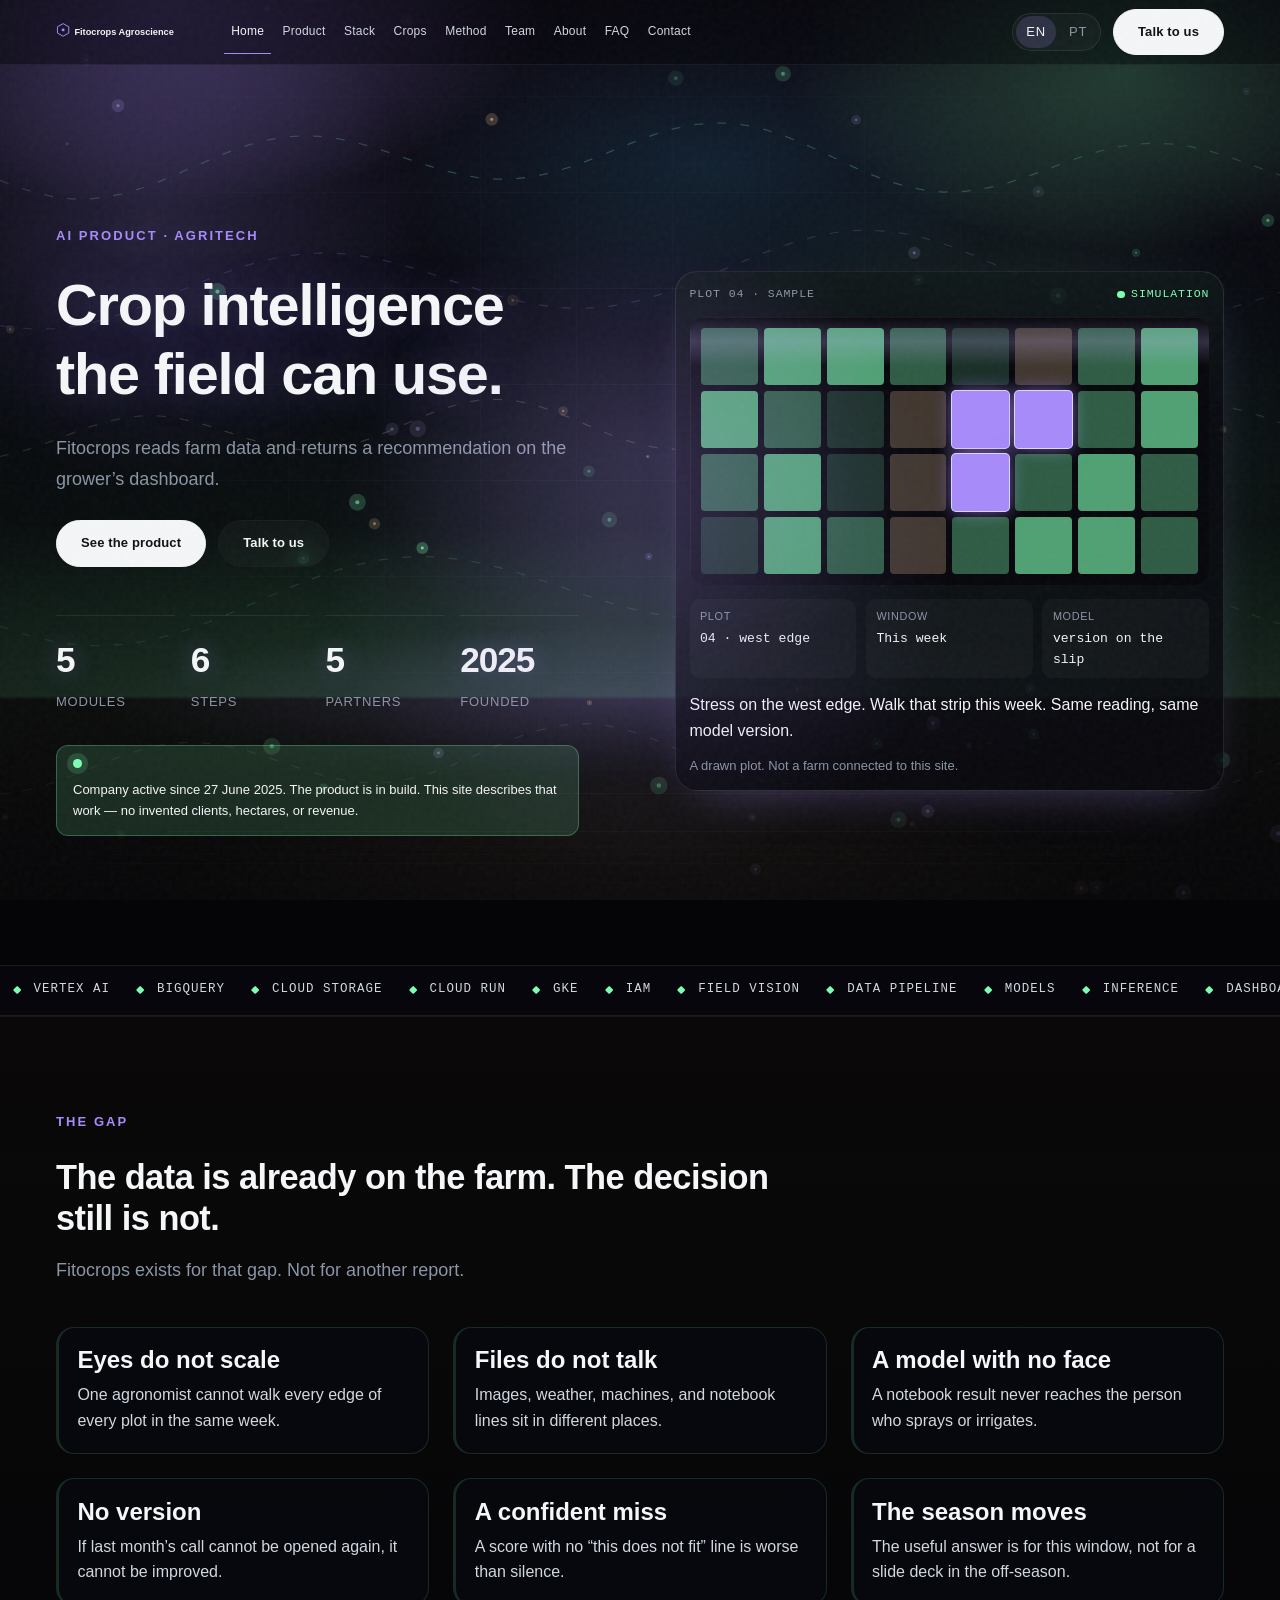
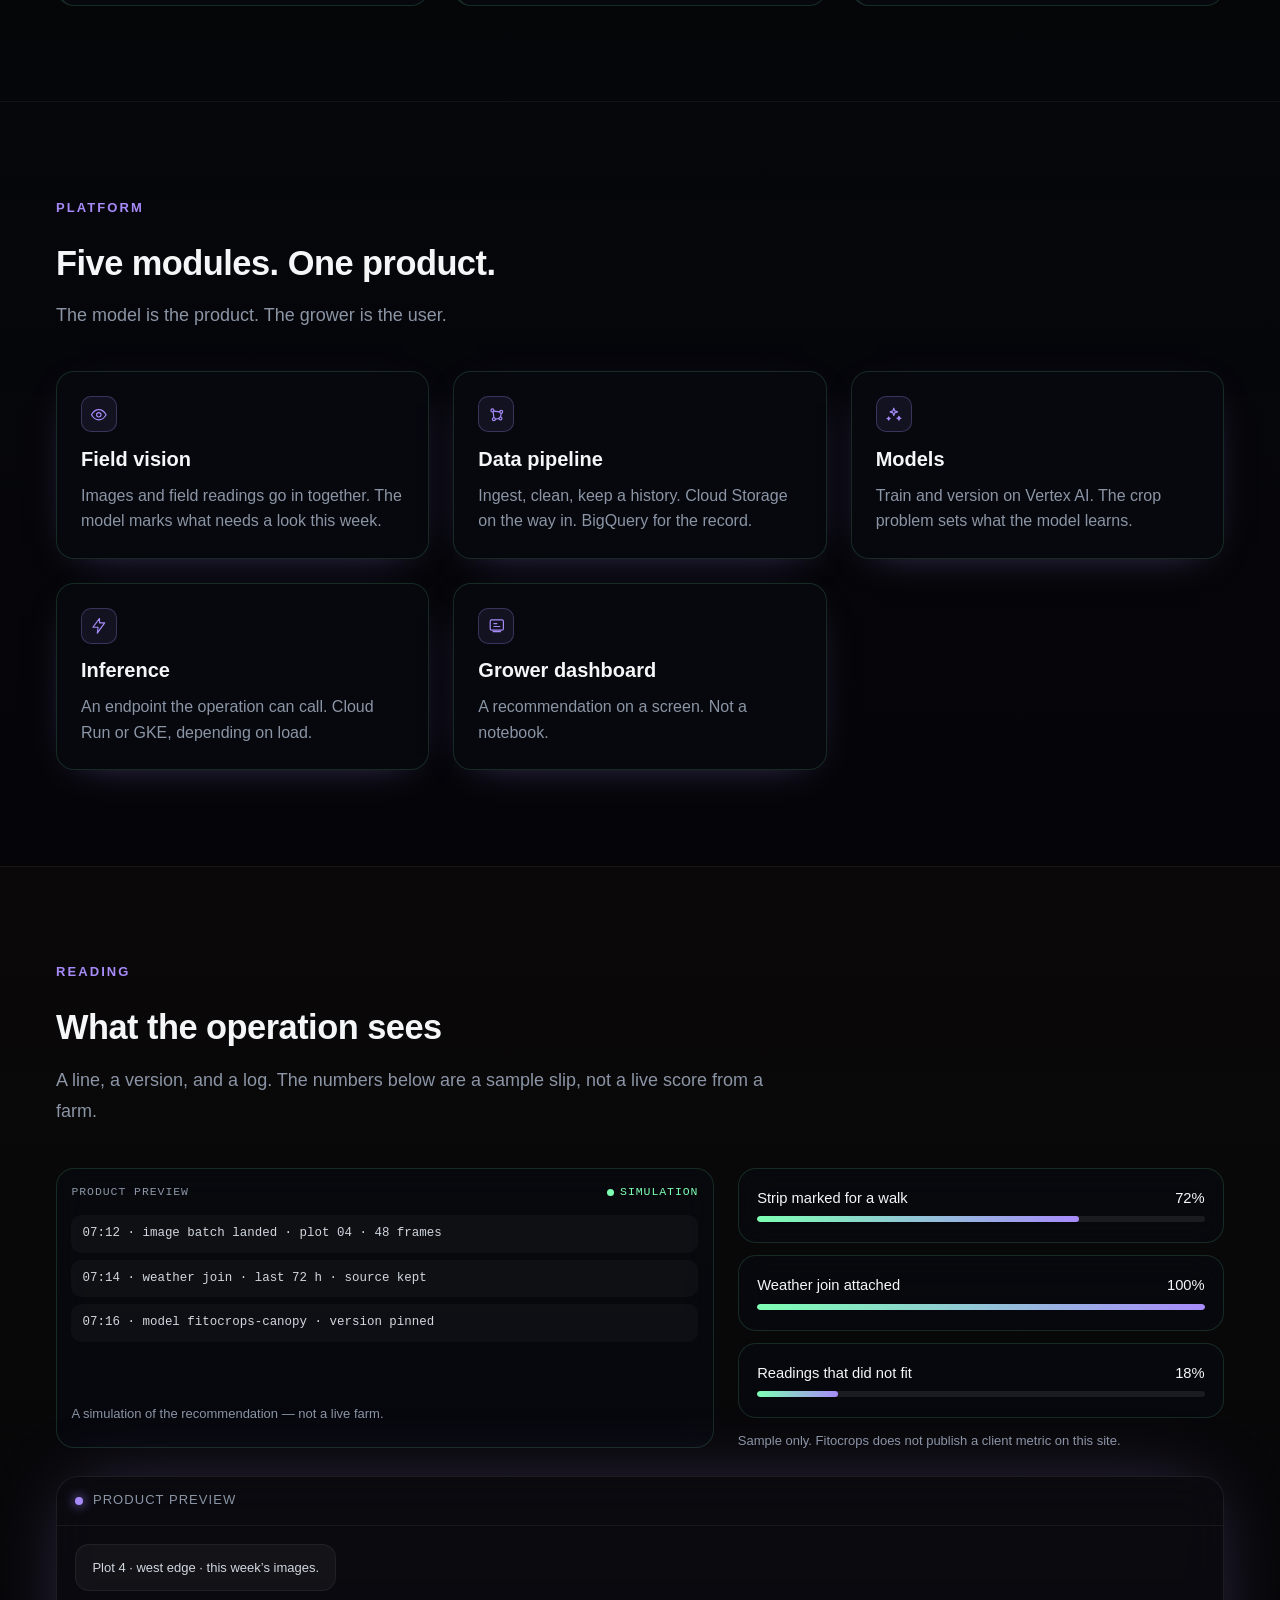
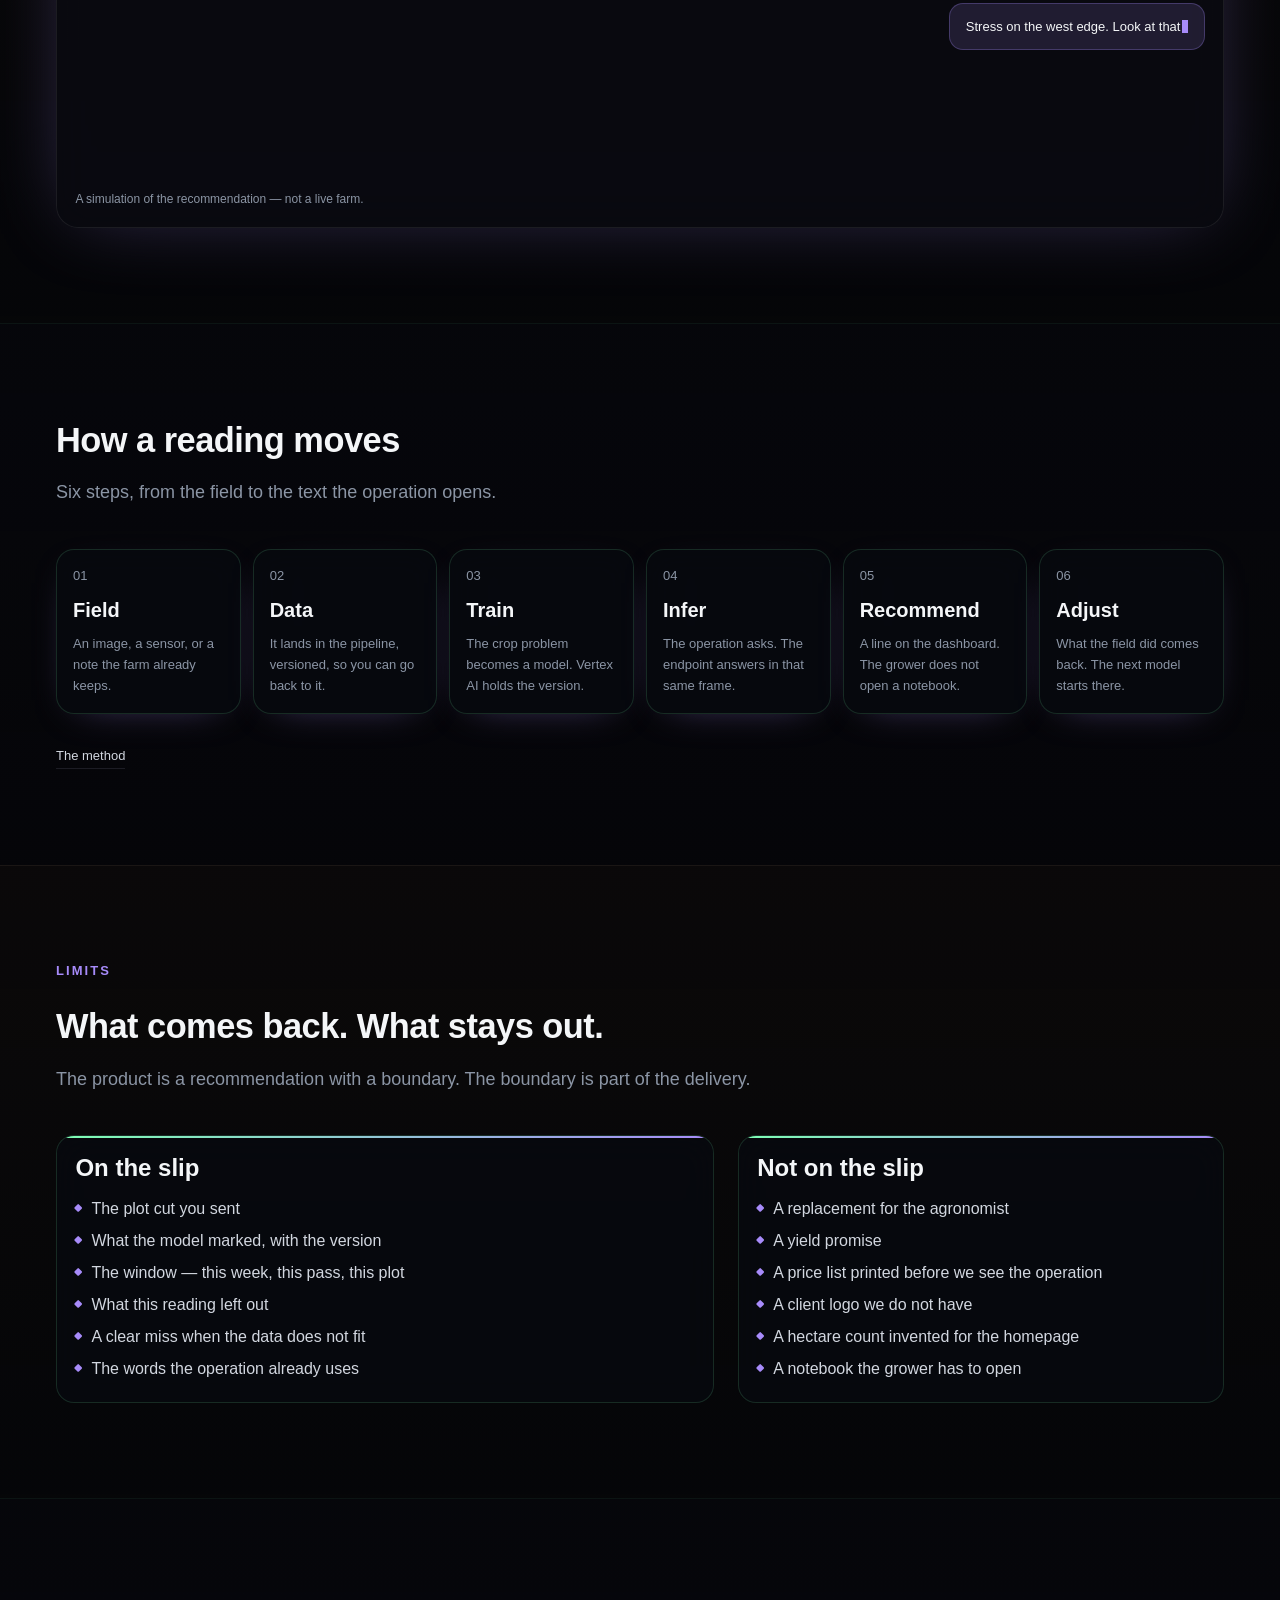
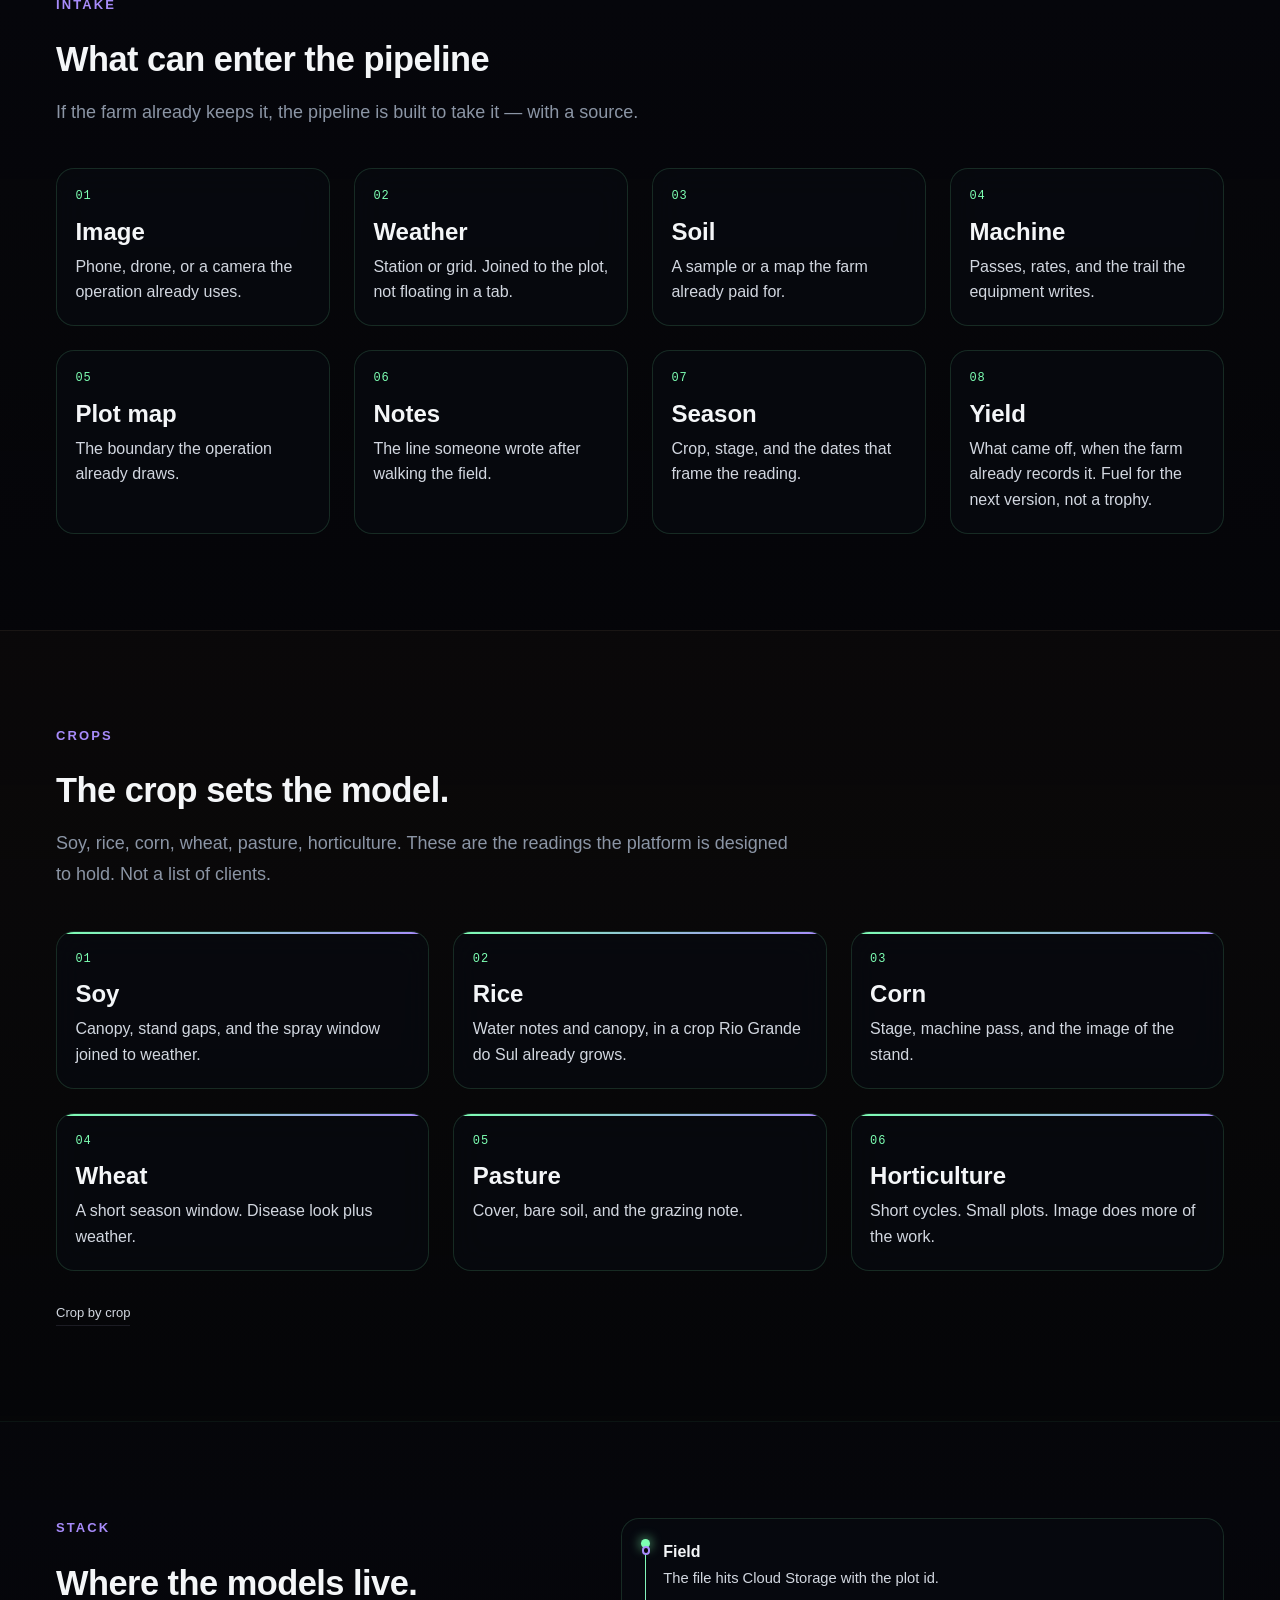
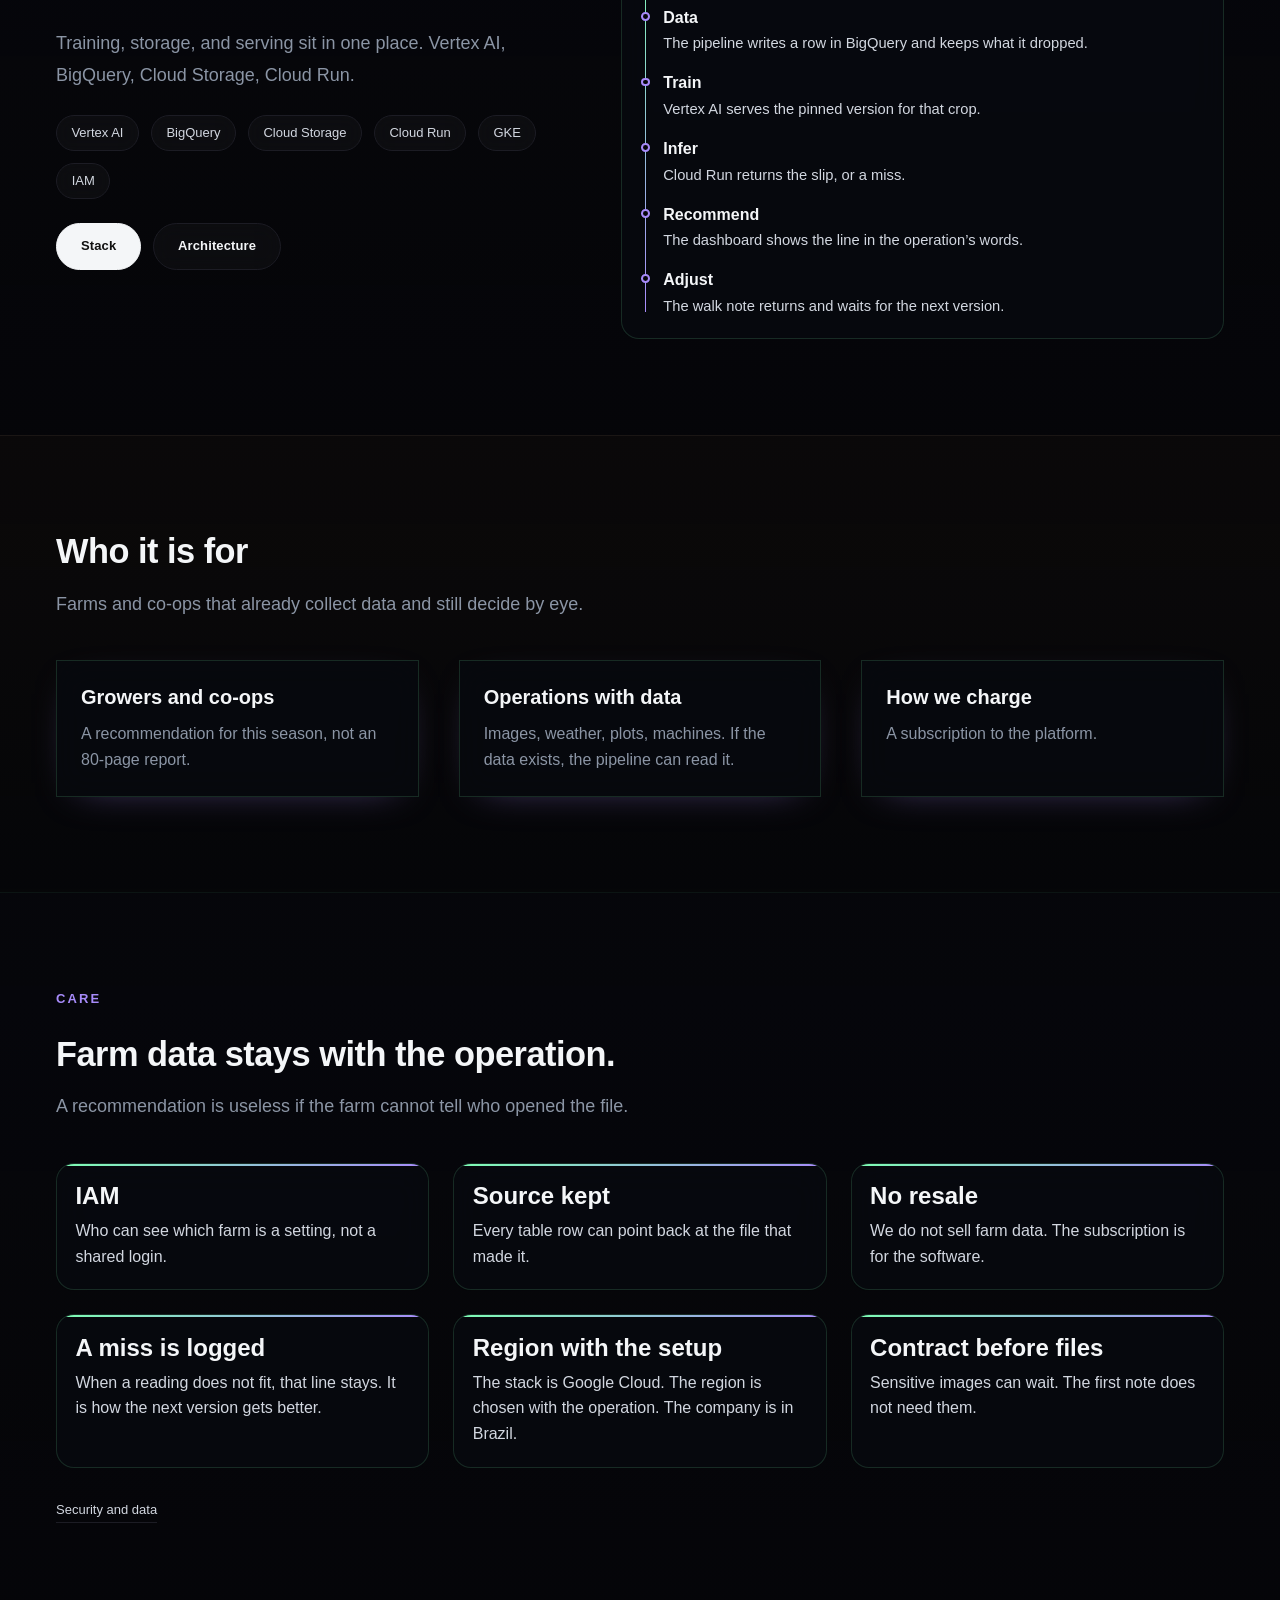
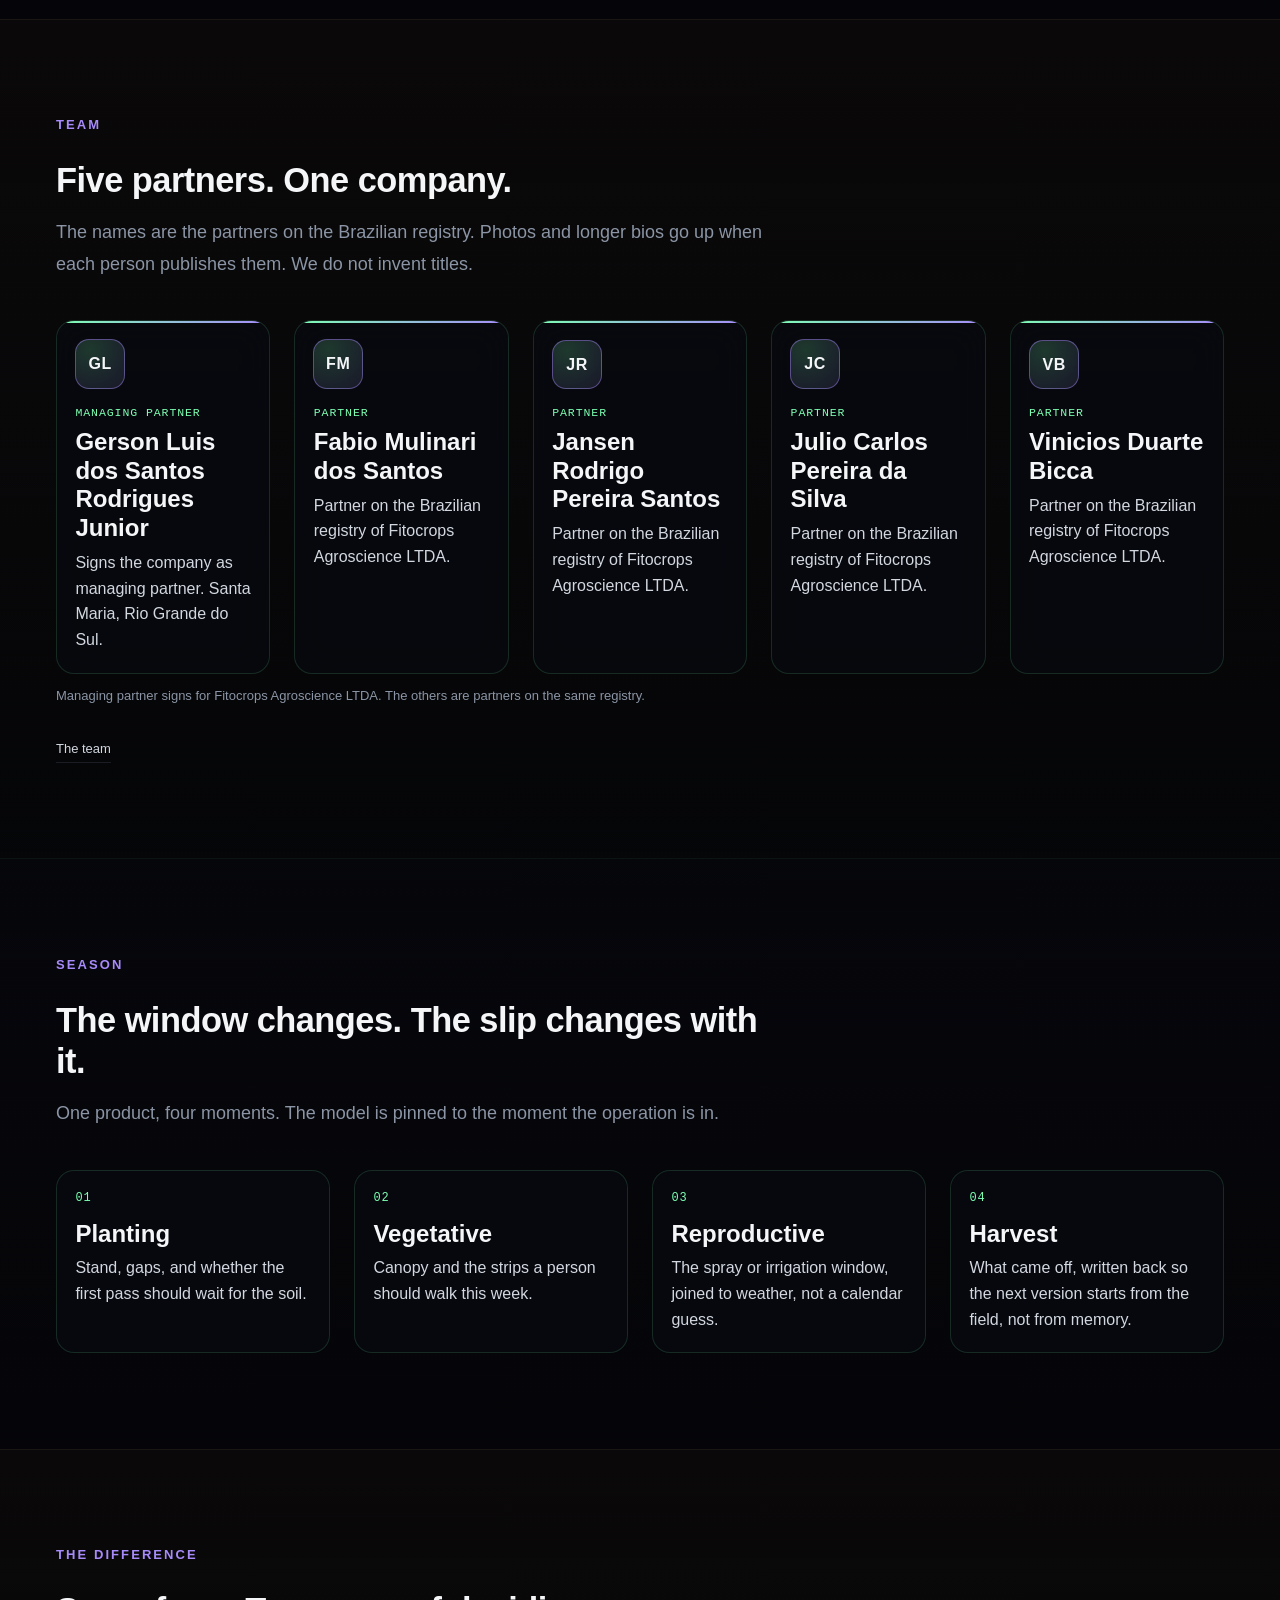
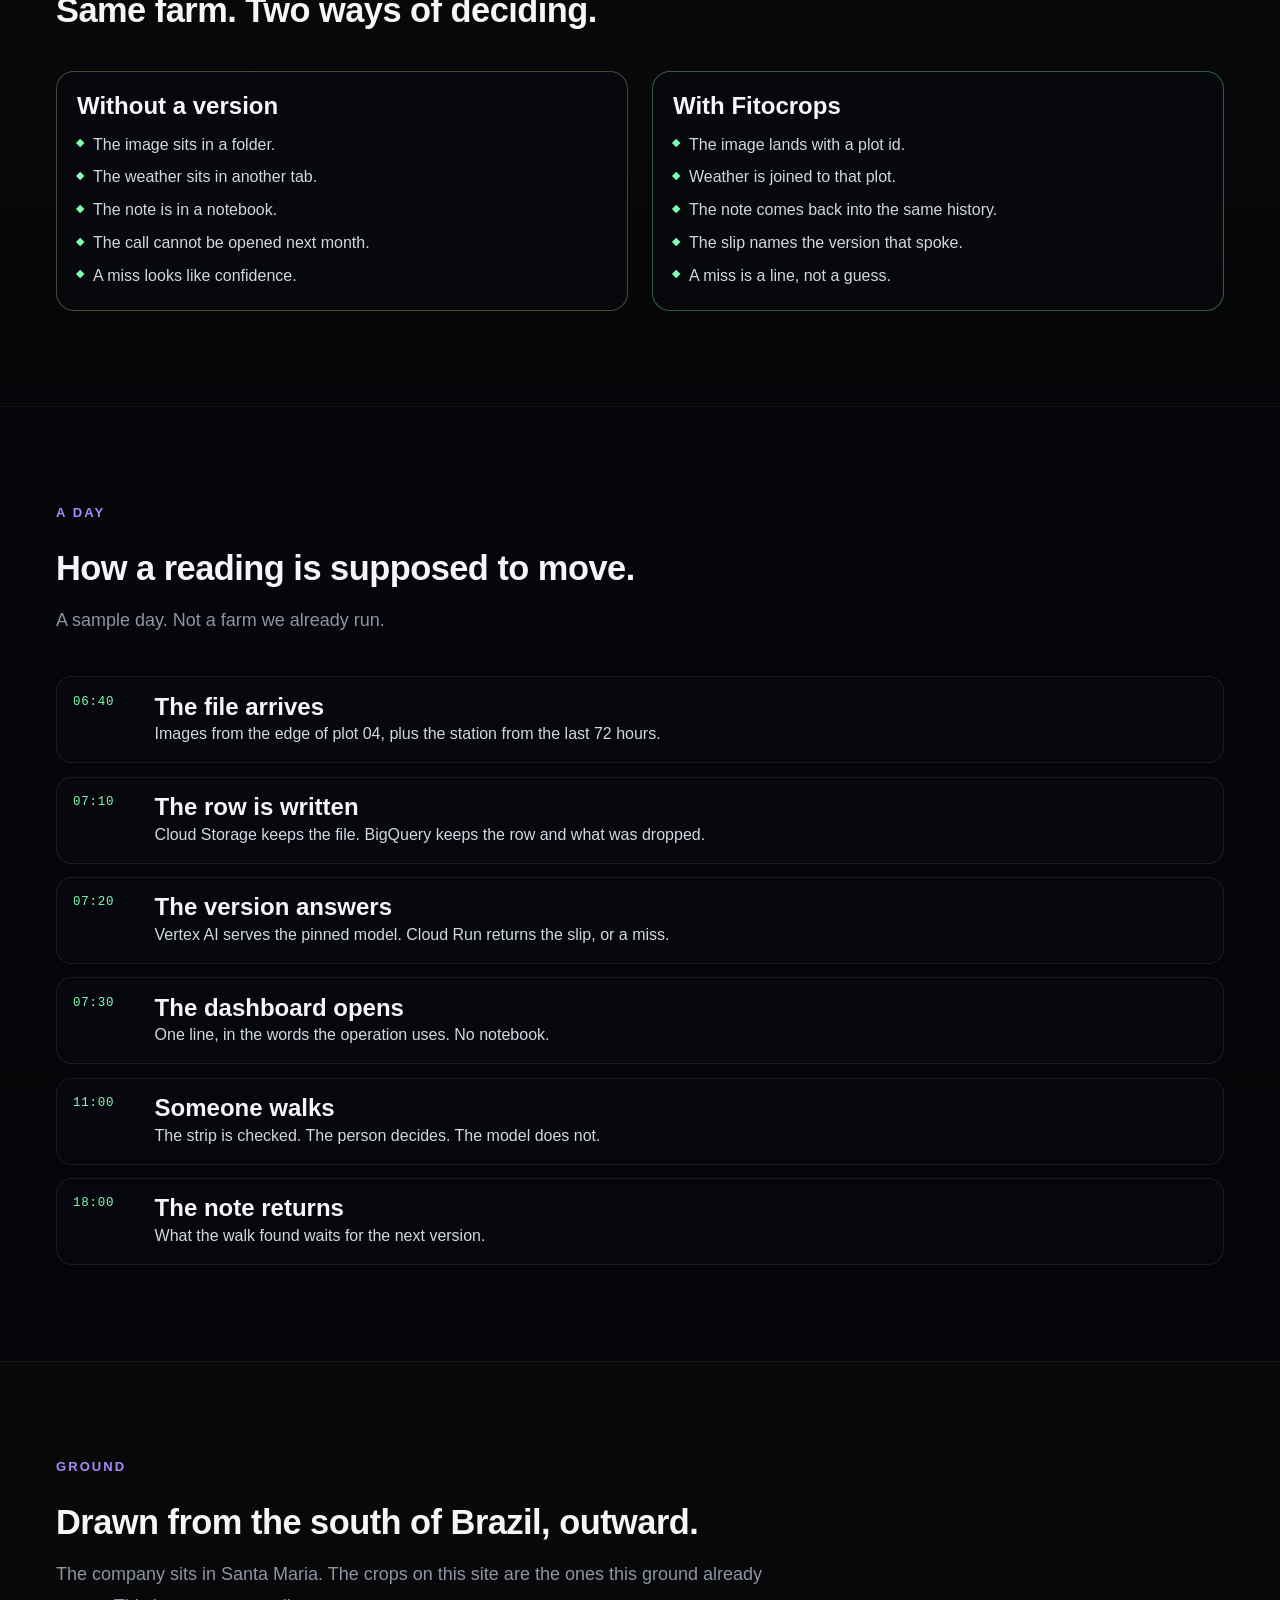
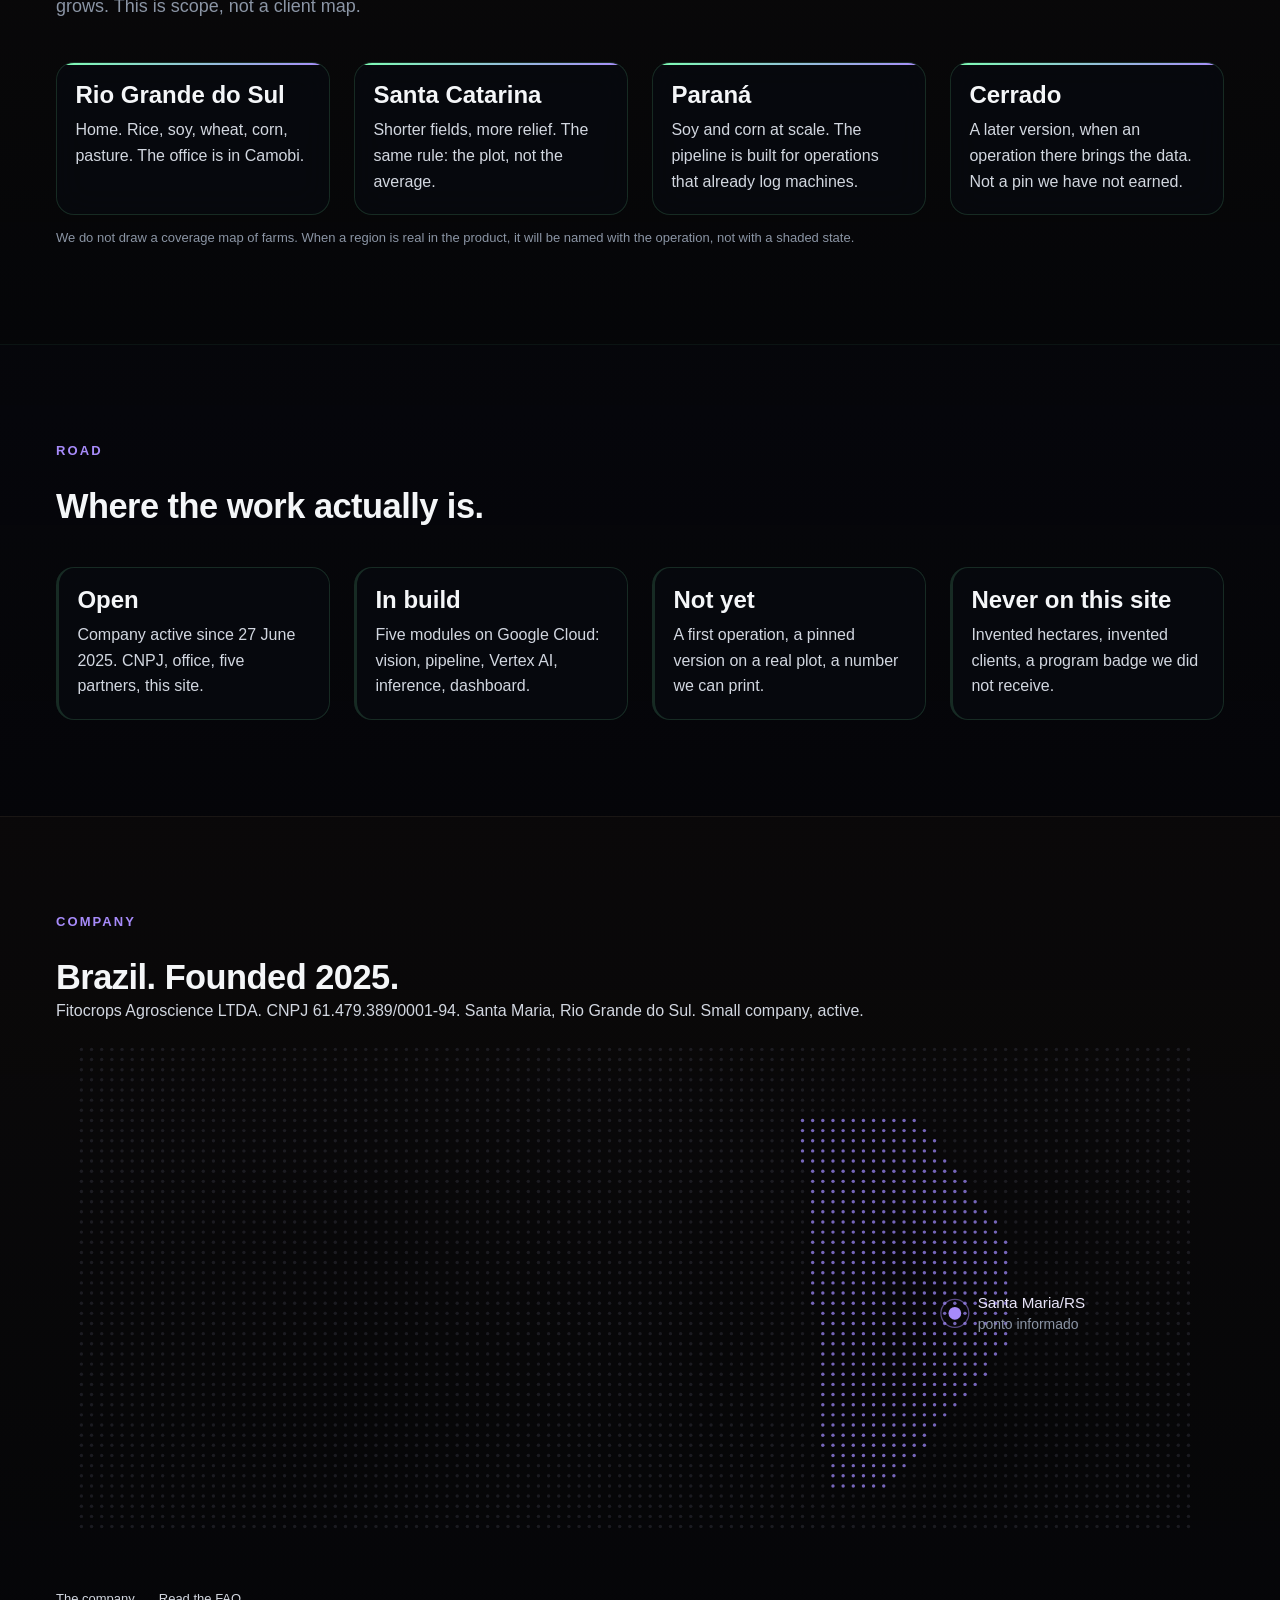
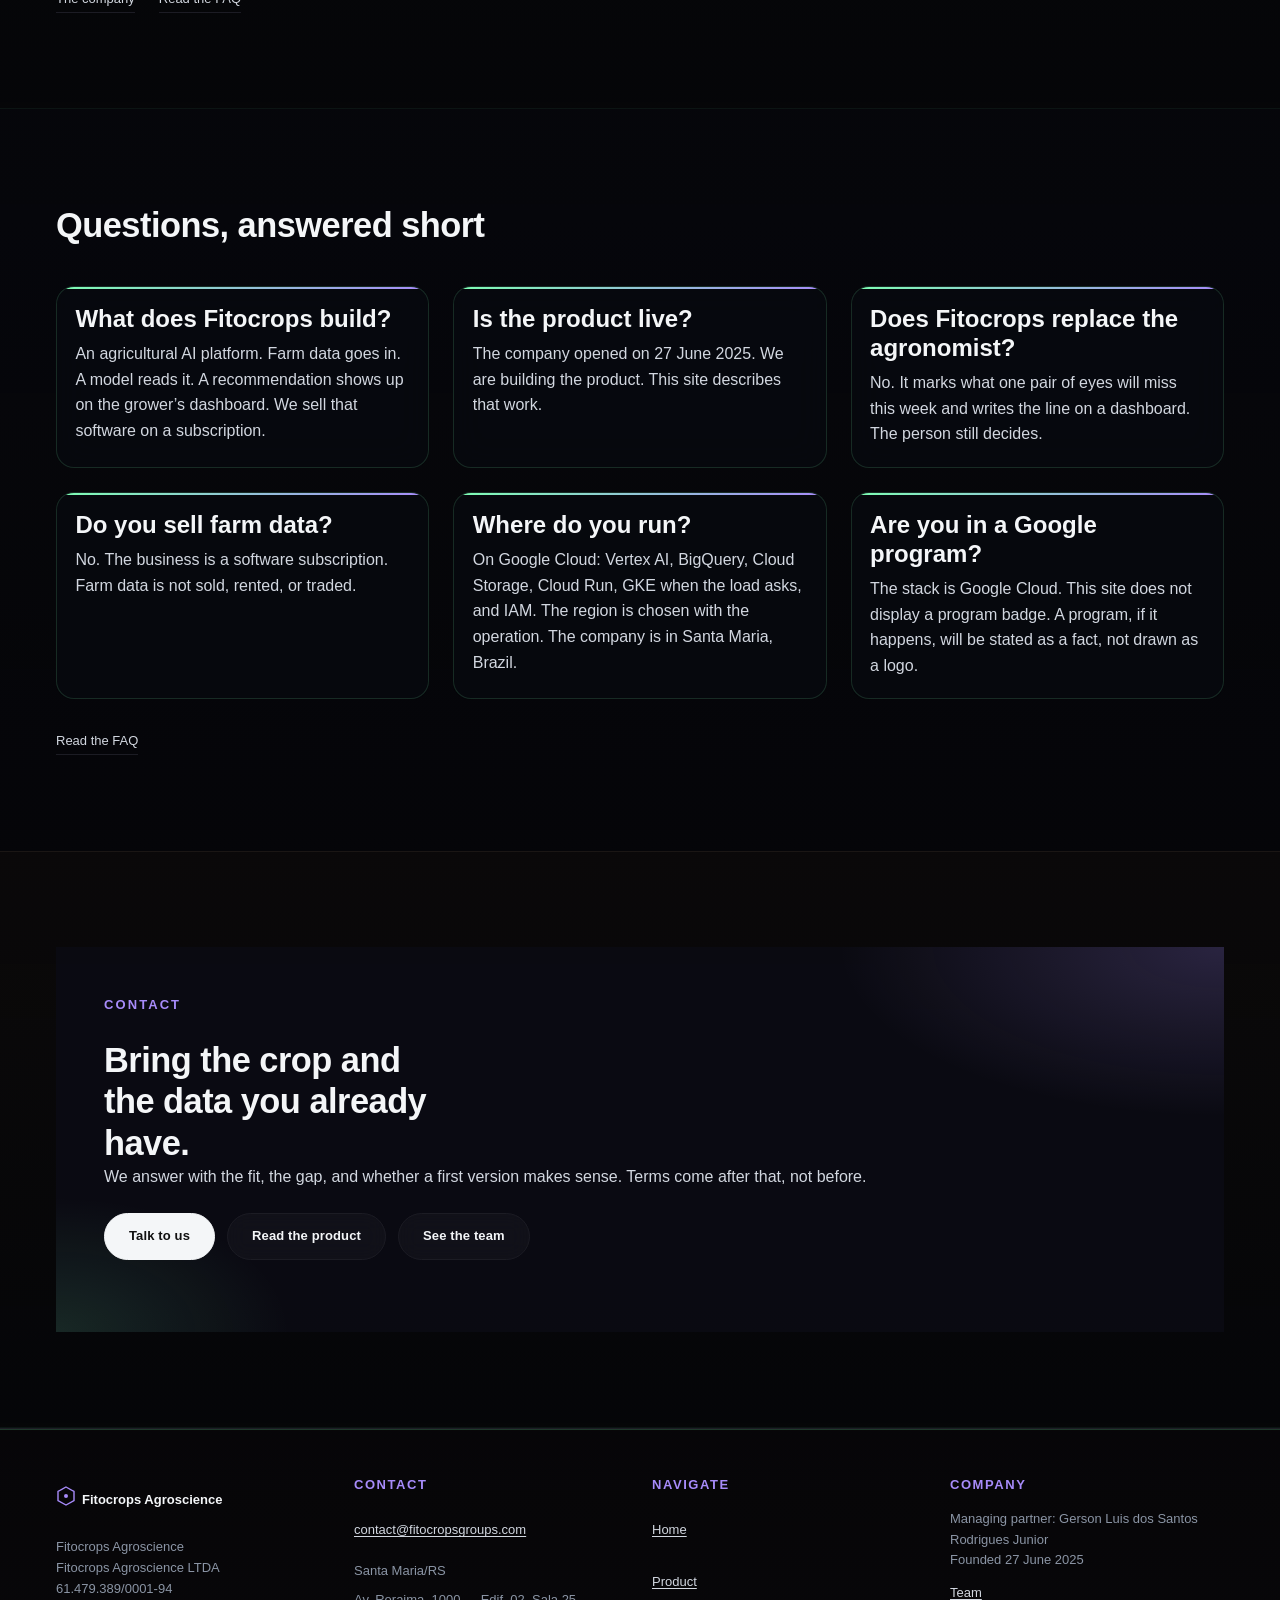
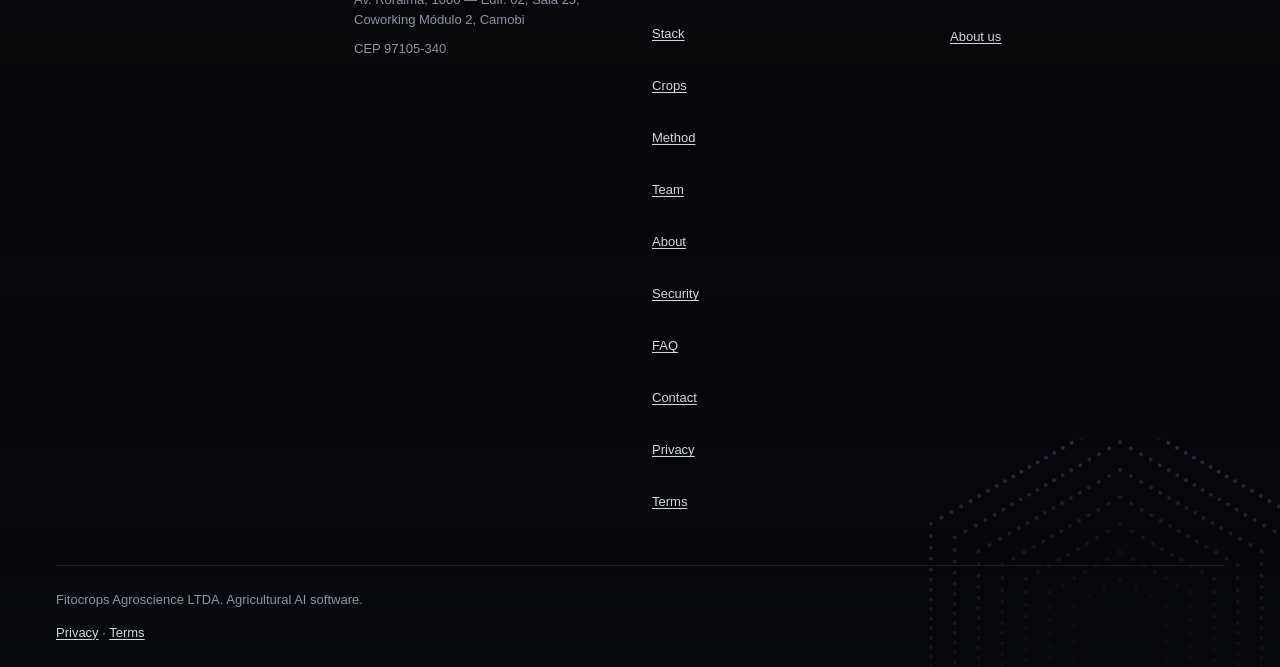
<file: index.html>
<!DOCTYPE html>
<html lang="en">
<head>
  <meta charset="utf-8">
  <meta name="viewport" content="width=device-width, initial-scale=1">
  <title data-i18n="home.title">Fitocrops Agroscience | Crop intelligence</title>
  <meta name="description" content="Fitocrops is an agricultural AI platform. Field data in, a recommendation out." data-i18n-content="home.description">
  <link rel="canonical" href="https://[DOMÍNIO]/">
  <meta property="og:type" content="website">
  <meta property="og:site_name" content="Fitocrops Agroscience">
  <meta property="og:locale" content="en_US" data-i18n-content="meta.ogLocale">
  <meta property="og:title" content="Fitocrops Agroscience | Crop intelligence" data-i18n-content="home.title">
  <meta property="og:description" content="Fitocrops is an agricultural AI platform. Field data in, a recommendation out." data-i18n-content="home.description">
  <meta property="og:url" content="https://[DOMÍNIO]/">
  <meta property="og:image" content="https://[DOMÍNIO]/assets/img/og-default.png">
  <meta name="theme-color" content="#050505">
  <link rel="icon" href="favicon.svg" type="image/svg+xml">
  <link rel="alternate icon" href="favicon.ico">
  <link rel="stylesheet" href="assets/css/tokens.css">
  <link rel="stylesheet" href="assets/css/site.css">
  <link rel="stylesheet" href="assets/css/vitrine.css">
  <link rel="stylesheet" href="assets/css/campo.css">
  <script>
    document.documentElement.classList.add('js');
    (function () {
      try {
        var visto = sessionStorage.getItem('fitocrops-intro') === '1';
        var reduzido = window.matchMedia && window.matchMedia('(prefers-reduced-motion: reduce)').matches;
        document.documentElement.classList.add((visto || reduzido) ? 'intro-vista' : 'intro-aberta');
      } catch (e) {}
    })();
  </script>
  <script src="assets/js/copy.js" defer></script>
  <script src="assets/js/i18n.js" defer></script>
  <script src="assets/js/nav.js" defer></script>
  <script src="assets/js/motion.js" defer></script>
  <script type="application/ld+json">
  {
    "@context": "https://schema.org",
    "@type": ["Organization", "SoftwareApplication"],
    "name": "Fitocrops Agroscience",
    "legalName": "Fitocrops Agroscience LTDA",
    "url": "https://[DOMÍNIO]/",
    "logo": "https://[DOMÍNIO]/assets/img/logo-provisoria.svg",
    "email": "contact@fitocropsgroups.com",
    "taxID": "61.479.389/0001-94",
    "foundingDate": "2025-06-27",
    "applicationCategory": "BusinessApplication",
    "operatingSystem": "Web",
    "founder": { "@type": "Person", "name": "Gerson Luis dos Santos Rodrigues Junior" },
    "address": {
      "@type": "PostalAddress",
      "streetAddress": "Avenida Roraima, 1000, Edif. 02, Sala 25, Conj. Coworking Modulo 2, Camobi",
      "addressLocality": "Santa Maria",
      "addressRegion": "RS",
      "postalCode": "97105-340",
      "addressCountry": "BR"
    },
    "areaServed": "BR",
    "knowsAbout": [
      "Agritech",
      "Artificial intelligence",
      "Google Cloud",
      "Vertex AI",
      "BigQuery",
      "Crop intelligence"
    ]
  }
  </script>
</head>
<body>
  <div class="intro" id="intro" role="dialog" aria-label="Fitocrops">
    <div class="intro__campo" aria-hidden="true"></div>
    <p class="intro__marca"></p>
    <button class="intro__pular" type="button" data-i18n="intro.skip">Skip</button>
  </div>
  <a class="skip-link" href="#conteudo" data-i18n="skip">Skip to main content</a>
  <header class="cabecalho">
    <div class="container cabecalho__interno">
      <a class="cabecalho__marca" href="index.html">
        <img src="assets/img/logo-provisoria.svg" width="220" height="40" alt="Fitocrops Agroscience — home" data-i18n-alt="logo.alt">
      </a>
      <button class="cabecalho__alternador somente-js" type="button" id="alternador-menu" aria-expanded="false" aria-controls="menu-principal">
        <span class="cabecalho__alternador-barras" aria-hidden="true"></span>
        <span class="visualmente-oculto" data-i18n="nav.open">Open menu</span>
      </button>
      <nav class="cabecalho__nav" id="menu-principal" aria-label="Main" data-i18n-aria="nav.label">
                <ul class="menu">
          <li><a href="index.html" aria-current="page" data-i18n="nav.home">Home</a></li>
          <li><a href="servicos.html" data-i18n="nav.product">Product</a></li>
          <li><a href="tecnologia.html" data-i18n="nav.stack">Stack</a></li>
          <li><a href="culturas.html" data-i18n="nav.crops">Crops</a></li>
          <li><a href="metodo.html" data-i18n="nav.method">Method</a></li>
          <li><a href="equipe.html" data-i18n="nav.team">Team</a></li>
          <li><a href="sobre.html" data-i18n="nav.about">About</a></li>
          <li><a href="faq.html" data-i18n="nav.faq">FAQ</a></li>
          <li><a href="contato.html" class="menu__destaque" data-i18n="nav.contact">Contact</a></li>
        </ul>
      </nav>
      <div class="cabecalho__acoes">
        <div class="idioma" role="group" aria-label="Language" data-i18n-aria="lang.label">
          <button type="button" class="idioma__btn" data-lang-set="en" aria-pressed="true">EN</button>
          <button type="button" class="idioma__btn" data-lang-set="pt" aria-pressed="false">PT</button>
        </div>
        <a class="botao cabecalho__cta" href="contato.html" data-i18n="cta.talk">Talk to us</a>
      </div>
    </div>
  </header>

  <main id="conteudo" tabindex="-1">
    <section class="secao secao--hero hero hero--vitrine">
      <div class="container hero-grade">
        <div class="hero__conteudo">
          <p class="familia-servicos__titulo" data-i18n="home.kicker">AI product · Agritech</p>
          <h1 data-i18n="home.h1">Crop intelligence the field can use.</h1>
          <p class="hero__lead" data-i18n="home.lead">Fitocrops reads farm data and returns a recommendation on the grower’s dashboard.</p>
          <div class="fila-botoes">
            <a class="botao" href="servicos.html" data-i18n="home.see">See the product</a>
            <a class="botao botao--secundario" href="contato.html" data-i18n="cta.talk">Talk to us</a>
          </div>
          <div class="fatos">
            <p class="fato">
              <span class="fato__n" data-conta="5">5</span>
              <span class="fato__l" data-i18n="fact.l1">Modules</span>
            </p>
            <p class="fato">
              <span class="fato__n" data-conta="6">6</span>
              <span class="fato__l" data-i18n="fact.l2">Steps</span>
            </p>
            <p class="fato">
              <span class="fato__n" data-conta="5">5</span>
              <span class="fato__l" data-i18n="fact.l4">Partners</span>
            </p>
            <p class="fato">
              <span class="fato__n" data-conta="2025">2025</span>
              <span class="fato__l" data-i18n="fact.l3">Founded</span>
            </p>
          </div>
          <p class="faixa-status"><i aria-hidden="true"></i><span data-i18n="status.line">Company active since 27 June 2025. The product is in build. This site describes that work — no invented clients, hectares, or revenue.</span></p>
        </div>
        <aside class="talhao luz" aria-label="Sample field reading" data-i18n-aria="stage.label">
          <div class="talhao__topo">
            <span data-i18n="stage.kicker">Plot 04 · sample</span>
            <span class="talhao__vivo"><i aria-hidden="true"></i><span data-i18n="stage.live">Simulation</span></span>
          </div>
          <div class="talhao__mapa" aria-hidden="true">
            <span class="cel cel--media" style="--d:.1s"></span>
            <span class="cel cel--forte" style="--d:.4s"></span>
            <span class="cel cel--forte" style="--d:.2s"></span>
            <span class="cel cel--media" style="--d:.6s"></span>
            <span class="cel cel--ok" style="--d:.3s"></span>
            <span class="cel cel--fraca" style="--d:.8s"></span>
            <span class="cel cel--media" style="--d:.5s"></span>
            <span class="cel cel--forte" style="--d:.15s"></span>
            <span class="cel cel--forte" style="--d:.7s"></span>
            <span class="cel cel--media" style="--d:.25s"></span>
            <span class="cel cel--ok" style="--d:.9s"></span>
            <span class="cel cel--fraca" style="--d:.35s"></span>
            <span class="cel cel--alerta" style="--d:.2s"></span>
            <span class="cel cel--alerta" style="--d:.45s"></span>
            <span class="cel cel--media" style="--d:.55s"></span>
            <span class="cel cel--forte" style="--d:.1s"></span>
            <span class="cel cel--media" style="--d:.65s"></span>
            <span class="cel cel--forte" style="--d:.3s"></span>
            <span class="cel cel--ok" style="--d:.85s"></span>
            <span class="cel cel--fraca" style="--d:.4s"></span>
            <span class="cel cel--alerta" style="--d:.2s"></span>
            <span class="cel cel--media" style="--d:.5s"></span>
            <span class="cel cel--forte" style="--d:.75s"></span>
            <span class="cel cel--media" style="--d:.15s"></span>
            <span class="cel cel--ok" style="--d:.95s"></span>
            <span class="cel cel--forte" style="--d:.35s"></span>
            <span class="cel cel--media" style="--d:.6s"></span>
            <span class="cel cel--fraca" style="--d:.25s"></span>
            <span class="cel cel--media" style="--d:.45s"></span>
            <span class="cel cel--forte" style="--d:.8s"></span>
            <span class="cel cel--forte" style="--d:.1s"></span>
            <span class="cel cel--media" style="--d:.55s"></span>
            <i class="talhao__scan"></i>
          </div>
          <dl class="talhao__meta">
            <div><dt data-i18n="stage.plot">Plot</dt><dd data-i18n="stage.plotV">04 · west edge</dd></div>
            <div><dt data-i18n="stage.window">Window</dt><dd data-i18n="stage.windowV">This week</dd></div>
            <div><dt data-i18n="stage.model">Model</dt><dd data-i18n="stage.modelV">version on the slip</dd></div>
          </dl>
          <p class="talhao__rec" data-i18n="stage.rec">Stress on the west edge. Walk that strip this week. Same reading, same model version.</p>
          <p class="nota-amostra" data-i18n="stage.note">A drawn plot. Not a farm connected to this site.</p>
        </aside>
      </div>
    </section>

    <div class="letreiro" aria-hidden="true">
      <div class="letreiro__trilho">
        <span>Vertex AI</span><span>BigQuery</span><span>Cloud Storage</span><span>Cloud Run</span><span>GKE</span><span>IAM</span>
        <span data-i18n="mq.1">Field vision</span><span data-i18n="mq.2">Data pipeline</span><span data-i18n="mq.3">Models</span><span data-i18n="mq.4">Inference</span><span data-i18n="mq.5">Dashboard</span>
        <span data-i18n="mq.6">Plot</span><span data-i18n="mq.7">Season</span><span data-i18n="mq.8">Sensor</span><span data-i18n="mq.9">Image</span><span data-i18n="mq.10">Weather</span>
        <span>Vertex AI</span><span>BigQuery</span><span>Cloud Storage</span><span>Cloud Run</span><span>GKE</span><span>IAM</span>
        <span data-i18n="mq.1">Field vision</span><span data-i18n="mq.2">Data pipeline</span><span data-i18n="mq.3">Models</span><span data-i18n="mq.4">Inference</span><span data-i18n="mq.5">Dashboard</span>
        <span data-i18n="mq.6">Plot</span><span data-i18n="mq.7">Season</span><span data-i18n="mq.8">Sensor</span><span data-i18n="mq.9">Image</span><span data-i18n="mq.10">Weather</span>
      </div>
    </div>

    <section class="secao" aria-labelledby="o-vao">
      <div class="container">
        <div class="secao__intro">
          <p class="familia-servicos__titulo" data-i18n="pain.kicker">The gap</p>
          <h2 id="o-vao" data-i18n="pain.title">The data is already on the farm. The decision still is not.</h2>
          <p data-i18n="pain.lead">Fitocrops exists for that gap. Not for another report.</p>
        </div>
        <div class="grade-densa">
          <article class="dor"><h3 data-i18n="pain.1t">Eyes do not scale</h3><p data-i18n="pain.1">One agronomist cannot walk every edge of every plot in the same week.</p></article>
          <article class="dor"><h3 data-i18n="pain.2t">Files do not talk</h3><p data-i18n="pain.2">Images, weather, machines, and notebook lines sit in different places.</p></article>
          <article class="dor"><h3 data-i18n="pain.3t">A model with no face</h3><p data-i18n="pain.3">A notebook result never reaches the person who sprays or irrigates.</p></article>
          <article class="dor"><h3 data-i18n="pain.4t">No version</h3><p data-i18n="pain.4">If last month’s call cannot be opened again, it cannot be improved.</p></article>
          <article class="dor"><h3 data-i18n="pain.5t">A confident miss</h3><p data-i18n="pain.5">A score with no “this does not fit” line is worse than silence.</p></article>
          <article class="dor"><h3 data-i18n="pain.6t">The season moves</h3><p data-i18n="pain.6">The useful answer is for this window, not for a slide deck in the off-season.</p></article>
        </div>
      </div>
    </section>

    <section class="secao" aria-labelledby="o-produto">
      <div class="container">
        <div class="secao__intro">
          <p class="familia-servicos__titulo" data-i18n="home.plat">Platform</p>
          <h2 id="o-produto" data-i18n="home.mods">Five modules. One product.</h2>
          <p data-i18n="home.modsLead">The model is the product. The grower is the user.</p>
        </div>
        <div class="grade-densa">
          <a class="card-servico" id="visao" href="servicos.html#visao">
            <span class="card-servico__ico" aria-hidden="true"><svg viewBox="0 0 24 24"><path d="M2 12s4-7 10-7 10 7 10 7-4 7-10 7S2 12 2 12z"/><circle cx="12" cy="12" r="3"/></svg></span>
            <h3 class="card-servico__titulo" data-i18n="home.m1t">Field vision</h3>
            <p class="card-servico__escopo" data-i18n="home.m1">Images and field readings go in together. The model marks what needs a look this week.</p>
          </a>
          <a class="card-servico" id="dados" href="servicos.html#dados">
            <span class="card-servico__ico" aria-hidden="true"><svg viewBox="0 0 24 24"><circle cx="6" cy="6" r="2"/><circle cx="18" cy="8" r="2"/><circle cx="8" cy="18" r="2"/><circle cx="17" cy="17" r="2"/><path d="M8 7l8 1M7 8l1 8M18 10l-1 5M10 18l5-1"/></svg></span>
            <h3 class="card-servico__titulo" data-i18n="home.m2t">Data pipeline</h3>
            <p class="card-servico__escopo" data-i18n="home.m2">Ingest, clean, keep a history. Cloud Storage on the way in. BigQuery for the record.</p>
          </a>
          <a class="card-servico" id="modelos" href="servicos.html#modelos">
            <span class="card-servico__ico" aria-hidden="true"><svg viewBox="0 0 24 24"><path d="M12 3l1.2 3.6L17 8l-3.8 1.4L12 13l-1.2-3.6L7 8l3.8-1.4z"/><path d="M19 14l.7 2 2 .7-2 .7-.7 2-.7-2-2-.7 2-.7z"/><path d="M5 15l.6 1.6L7.2 17 5.6 17.6 5 19.2 4.4 17.6 2.8 17l1.6-.4z"/></svg></span>
            <h3 class="card-servico__titulo" data-i18n="home.m3t">Models</h3>
            <p class="card-servico__escopo" data-i18n="home.m3">Train and version on Vertex AI. The crop problem sets what the model learns.</p>
          </a>
          <a class="card-servico" id="inferencia" href="servicos.html#inferencia">
            <span class="card-servico__ico" aria-hidden="true"><svg viewBox="0 0 24 24"><path d="M13 2L4 14h7l-1 8 10-14h-7z"/></svg></span>
            <h3 class="card-servico__titulo" data-i18n="home.m4t">Inference</h3>
            <p class="card-servico__escopo" data-i18n="home.m4">An endpoint the operation can call. Cloud Run or GKE, depending on load.</p>
          </a>
          <a class="card-servico" id="painel" href="servicos.html#painel">
            <span class="card-servico__ico" aria-hidden="true"><svg viewBox="0 0 24 24"><rect x="3" y="4" width="18" height="14" rx="2"/><path d="M7 20h10M8 9h4M8 13h8"/></svg></span>
            <h3 class="card-servico__titulo" data-i18n="home.m5t">Grower dashboard</h3>
            <p class="card-servico__escopo" data-i18n="home.m5">A recommendation on a screen. Not a notebook.</p>
          </a>
        </div>
      </div>
    </section>

    <section class="secao" aria-labelledby="a-leitura">
      <div class="container">
        <div class="secao__intro">
          <p class="familia-servicos__titulo" data-i18n="read.kicker">Reading</p>
          <h2 id="a-leitura" data-i18n="read.title">What the operation sees</h2>
          <p data-i18n="read.lead">A line, a version, and a log. The numbers below are a sample slip, not a live score from a farm.</p>
        </div>
        <div class="leitura">
          <div class="diario" data-diario>
            <div class="diario__topo">
              <span data-i18n="demo.kicker">Product preview</span>
              <span class="diario__vivo"><i aria-hidden="true"></i><span data-i18n="stage.live">Simulation</span></span>
            </div>
            <ol class="diario__lista"></ol>
            <p class="nota-amostra" data-i18n="demo.hint">A simulation of the recommendation — not a live farm.</p>
          </div>
          <div>
            <article class="metro-card">
              <div class="metro-linha"><span data-i18n="meter.1t">Strip marked for a walk</span><span>72%</span></div>
              <span class="metro" role="meter" aria-valuemin="0" aria-valuemax="100" aria-valuenow="72" aria-label="Strip marked for a walk"><span class="metro__fill" data-metro="72"></span></span>
            </article>
            <article class="metro-card">
              <div class="metro-linha"><span data-i18n="meter.2t">Weather join attached</span><span>100%</span></div>
              <span class="metro" role="meter" aria-valuemin="0" aria-valuemax="100" aria-valuenow="100" aria-label="Weather join attached"><span class="metro__fill" data-metro="100"></span></span>
            </article>
            <article class="metro-card">
              <div class="metro-linha"><span data-i18n="meter.3t">Readings that did not fit</span><span>18%</span></div>
              <span class="metro" role="meter" aria-valuemin="0" aria-valuemax="100" aria-valuenow="18" aria-label="Readings that did not fit"><span class="metro__fill" data-metro="18"></span></span>
            </article>
            <p class="nota-amostra" data-i18n="read.sample">Sample only. Fitocrops does not publish a client metric on this site.</p>
          </div>
        </div>
        <div class="demo" id="demo-ia" aria-label="Product preview" style="margin-top:1.5rem">
          <div class="demo__barra">
            <span class="demo__dot" aria-hidden="true"></span>
            <span data-i18n="demo.kicker">Product preview</span>
          </div>
          <div class="demo__chat">
            <p class="demo__msg demo__msg--in" data-demo="in" hidden></p>
            <p class="demo__msg demo__msg--out" data-demo="out" hidden></p>
          </div>
          <p class="demo__hint" data-i18n="demo.hint">A simulation of the recommendation — not a live farm.</p>
        </div>
      </div>
    </section>

    <section class="secao" aria-labelledby="como-roda">
      <div class="container">
        <div class="secao__intro">
          <h2 id="como-roda" data-i18n="home.flow">How a reading moves</h2>
          <p data-i18n="home.flowLead">Six steps, from the field to the text the operation opens.</p>
        </div>
        <ol class="fluxo fluxo--seis fluxo--vivo">
          <li class="fluxo__item">
            <span class="fluxo__num">01</span>
            <h3 data-i18n="home.s1t">Field</h3>
            <p data-i18n="home.s1">An image, a sensor, or a note the farm already keeps.</p>
          </li>
          <li class="fluxo__item">
            <span class="fluxo__num">02</span>
            <h3 data-i18n="home.s2t">Data</h3>
            <p data-i18n="home.s2">It lands in the pipeline, versioned, so you can go back to it.</p>
          </li>
          <li class="fluxo__item">
            <span class="fluxo__num">03</span>
            <h3 data-i18n="home.s3t">Train</h3>
            <p data-i18n="home.s3">The crop problem becomes a model. Vertex AI holds the version.</p>
          </li>
          <li class="fluxo__item">
            <span class="fluxo__num">04</span>
            <h3 data-i18n="home.s4t">Infer</h3>
            <p data-i18n="home.s4">The operation asks. The endpoint answers in that same frame.</p>
          </li>
          <li class="fluxo__item">
            <span class="fluxo__num">05</span>
            <h3 data-i18n="home.s5t">Recommend</h3>
            <p data-i18n="home.s5">A line on the dashboard. The grower does not open a notebook.</p>
          </li>
          <li class="fluxo__item">
            <span class="fluxo__num">06</span>
            <h3 data-i18n="home.s6t">Adjust</h3>
            <p data-i18n="home.s6">What the field did comes back. The next model starts there.</p>
          </li>
        </ol>
        <p class="fecho-secao"><a href="metodo.html" data-i18n="meth.more">The method</a></p>
      </div>
    </section>

    <section class="secao" aria-labelledby="limites">
      <div class="container">
        <div class="secao__intro">
          <p class="familia-servicos__titulo" data-i18n="bound.kicker">Limits</p>
          <h2 id="limites" data-i18n="bound.title">What comes back. What stays out.</h2>
          <p data-i18n="bound.lead">The product is a recommendation with a boundary. The boundary is part of the delivery.</p>
        </div>
        <div class="duas">
          <article class="recorte">
            <h3 data-i18n="bound.inTitle">On the slip</h3>
            <ul>
              <li data-i18n="bound.i1">The plot cut you sent</li>
              <li data-i18n="bound.i2">What the model marked, with the version</li>
              <li data-i18n="bound.i3">The window — this week, this pass, this plot</li>
              <li data-i18n="bound.i4">What this reading left out</li>
              <li data-i18n="bound.i5">A clear miss when the data does not fit</li>
              <li data-i18n="bound.i6">The words the operation already uses</li>
            </ul>
          </article>
          <article class="recorte">
            <h3 data-i18n="bound.outTitle">Not on the slip</h3>
            <ul>
              <li data-i18n="bound.o1">A replacement for the agronomist</li>
              <li data-i18n="bound.o2">A yield promise</li>
              <li data-i18n="bound.o3">A price list printed before we see the operation</li>
              <li data-i18n="bound.o4">A client logo we do not have</li>
              <li data-i18n="bound.o5">A hectare count invented for the homepage</li>
              <li data-i18n="bound.o6">A notebook the grower has to open</li>
            </ul>
          </article>
        </div>
      </div>
    </section>

    <section class="secao" aria-labelledby="entradas">
      <div class="container">
        <div class="secao__intro">
          <p class="familia-servicos__titulo" data-i18n="in.kicker">Intake</p>
          <h2 id="entradas" data-i18n="in.title">What can enter the pipeline</h2>
          <p data-i18n="in.lead">If the farm already keeps it, the pipeline is built to take it — with a source.</p>
        </div>
        <div class="grade-entradas">
          <article class="entrada"><span class="entrada__ico">01</span><h3 data-i18n="in.1t">Image</h3><p data-i18n="in.1">Phone, drone, or a camera the operation already uses.</p></article>
          <article class="entrada"><span class="entrada__ico">02</span><h3 data-i18n="in.2t">Weather</h3><p data-i18n="in.2">Station or grid. Joined to the plot, not floating in a tab.</p></article>
          <article class="entrada"><span class="entrada__ico">03</span><h3 data-i18n="in.3t">Soil</h3><p data-i18n="in.3">A sample or a map the farm already paid for.</p></article>
          <article class="entrada"><span class="entrada__ico">04</span><h3 data-i18n="in.4t">Machine</h3><p data-i18n="in.4">Passes, rates, and the trail the equipment writes.</p></article>
          <article class="entrada"><span class="entrada__ico">05</span><h3 data-i18n="in.5t">Plot map</h3><p data-i18n="in.5">The boundary the operation already draws.</p></article>
          <article class="entrada"><span class="entrada__ico">06</span><h3 data-i18n="in.6t">Notes</h3><p data-i18n="in.6">The line someone wrote after walking the field.</p></article>
          <article class="entrada"><span class="entrada__ico">07</span><h3 data-i18n="in.7t">Season</h3><p data-i18n="in.7">Crop, stage, and the dates that frame the reading.</p></article>
          <article class="entrada"><span class="entrada__ico">08</span><h3 data-i18n="in.8t">Yield</h3><p data-i18n="in.8">What came off, when the farm already records it. Fuel for the next version, not a trophy.</p></article>
        </div>
      </div>
    </section>

    <section class="secao" aria-labelledby="cultivos">
      <div class="container">
        <div class="secao__intro">
          <p class="familia-servicos__titulo" data-i18n="crop.kicker">Crops</p>
          <h2 id="cultivos" data-i18n="crop.title">The crop sets the model.</h2>
          <p data-i18n="crop.lead">Soy, rice, corn, wheat, pasture, horticulture. These are the readings the platform is designed to hold. Not a list of clients.</p>
        </div>
        <div class="grade-densa">
          <article class="ficha"><span class="ficha__num">01</span><h3 data-i18n="crop.1t">Soy</h3><p data-i18n="crop.1">Canopy, stand gaps, and the spray window joined to weather.</p></article>
          <article class="ficha"><span class="ficha__num">02</span><h3 data-i18n="crop.2t">Rice</h3><p data-i18n="crop.2">Water notes and canopy, in a crop Rio Grande do Sul already grows.</p></article>
          <article class="ficha"><span class="ficha__num">03</span><h3 data-i18n="crop.3t">Corn</h3><p data-i18n="crop.3">Stage, machine pass, and the image of the stand.</p></article>
          <article class="ficha"><span class="ficha__num">04</span><h3 data-i18n="crop.4t">Wheat</h3><p data-i18n="crop.4">A short season window. Disease look plus weather.</p></article>
          <article class="ficha"><span class="ficha__num">05</span><h3 data-i18n="crop.5t">Pasture</h3><p data-i18n="crop.5">Cover, bare soil, and the grazing note.</p></article>
          <article class="ficha"><span class="ficha__num">06</span><h3 data-i18n="crop.6t">Horticulture</h3><p data-i18n="crop.6">Short cycles. Small plots. Image does more of the work.</p></article>
        </div>
        <p class="fecho-secao"><a href="culturas.html" data-i18n="crop.more">Crop by crop</a></p>
      </div>
    </section>

    <section class="secao" aria-labelledby="nuvem">
      <div class="container vitrine vitrine--duas">
        <div>
          <p class="familia-servicos__titulo" data-i18n="home.cloudKicker">Stack</p>
          <h2 id="nuvem" data-i18n="home.cloud">Where the models live.</h2>
          <p class="hero__lead" data-i18n="home.cloudLead">Training, storage, and serving sit in one place. Vertex AI, BigQuery, Cloud Storage, Cloud Run.</p>
          <div class="nuvem">
            <span>Vertex AI</span>
            <span>BigQuery</span>
            <span>Cloud Storage</span>
            <span>Cloud Run</span>
            <span>GKE</span>
            <span>IAM</span>
          </div>
          <div class="fila-botoes">
            <a class="botao" href="tecnologia.html" data-i18n="nav.stack">Stack</a>
            <a class="botao botao--secundario" href="servicos.html#arquitetura" data-i18n="home.arch">Architecture</a>
          </div>
        </div>
        <div class="caule">
          <ol class="caule__lista">
            <i class="caule__gota" aria-hidden="true"></i>
            <li><strong data-i18n="home.s1t">Field</strong><span data-i18n="tech.p1">The file hits Cloud Storage with the plot id.</span></li>
            <li><strong data-i18n="home.s2t">Data</strong><span data-i18n="tech.p2">The pipeline writes a row in BigQuery and keeps what it dropped.</span></li>
            <li><strong data-i18n="home.s3t">Train</strong><span data-i18n="tech.p3">Vertex AI serves the pinned version for that crop.</span></li>
            <li><strong data-i18n="home.s4t">Infer</strong><span data-i18n="tech.p4">Cloud Run returns the slip, or a miss.</span></li>
            <li><strong data-i18n="home.s5t">Recommend</strong><span data-i18n="tech.p5">The dashboard shows the line in the operation’s words.</span></li>
            <li><strong data-i18n="home.s6t">Adjust</strong><span data-i18n="tech.p6">The walk note returns and waits for the next version.</span></li>
          </ol>
        </div>
      </div>
    </section>

    <section class="secao" aria-labelledby="para-quem">
      <div class="container">
        <div class="secao__intro">
          <h2 id="para-quem" data-i18n="home.who">Who it is for</h2>
          <p data-i18n="home.whoLead">Farms and co-ops that already collect data and still decide by eye.</p>
        </div>
        <div class="geo-grade">
          <article class="geo-item">
            <h3 data-i18n="home.w1t">Growers and co-ops</h3>
            <p data-i18n="home.w1">A recommendation for this season, not an 80-page report.</p>
          </article>
          <article class="geo-item">
            <h3 data-i18n="home.w2t">Operations with data</h3>
            <p data-i18n="home.w2">Images, weather, plots, machines. If the data exists, the pipeline can read it.</p>
          </article>
          <article class="geo-item">
            <h3 data-i18n="home.w3t">How we charge</h3>
            <p data-i18n="home.w3">A subscription to the platform.</p>
          </article>
        </div>
      </div>
    </section>

    <section class="secao" aria-labelledby="cuidado">
      <div class="container">
        <div class="secao__intro">
          <p class="familia-servicos__titulo" data-i18n="sec.kicker">Care</p>
          <h2 id="cuidado" data-i18n="sec.title">Farm data stays with the operation.</h2>
          <p data-i18n="sec.lead">A recommendation is useless if the farm cannot tell who opened the file.</p>
        </div>
        <div class="grade-densa">
          <article class="ficha"><h3 data-i18n="sec.1t">IAM</h3><p data-i18n="sec.1">Who can see which farm is a setting, not a shared login.</p></article>
          <article class="ficha"><h3 data-i18n="sec.2t">Source kept</h3><p data-i18n="sec.2">Every table row can point back at the file that made it.</p></article>
          <article class="ficha"><h3 data-i18n="sec.3t">No resale</h3><p data-i18n="sec.3">We do not sell farm data. The subscription is for the software.</p></article>
          <article class="ficha"><h3 data-i18n="sec.4t">A miss is logged</h3><p data-i18n="sec.4">When a reading does not fit, that line stays. It is how the next version gets better.</p></article>
          <article class="ficha"><h3 data-i18n="sec.5t">Region with the setup</h3><p data-i18n="sec.5">The stack is Google Cloud. The region is chosen with the operation. The company is in Brazil.</p></article>
          <article class="ficha"><h3 data-i18n="sec.6t">Contract before files</h3><p data-i18n="sec.6">Sensitive images can wait. The first note does not need them.</p></article>
        </div>
        <p class="fecho-secao"><a href="seguranca.html" data-i18n="sec.more">Security and data</a></p>
      </div>
    </section>

    <section class="secao" aria-labelledby="equipe-home">
      <div class="container">
        <div class="secao__intro">
          <p class="familia-servicos__titulo" data-i18n="team.kicker">Team</p>
          <h2 id="equipe-home" data-i18n="team.title">Five partners. One company.</h2>
          <p data-i18n="team.lead">The names are the partners on the Brazilian registry. Photos and longer bios go up when each person publishes them. We do not invent titles.</p>
        </div>
        <div class="grade-pessoas grade-pessoas--cinco">
          <article class="pessoa">
            <span class="pessoa__monograma" aria-hidden="true">GL</span>
            <span class="pessoa__cargo" data-i18n="team.roleAdmin">Managing partner</span>
            <h3>Gerson Luis dos Santos Rodrigues Junior</h3>
            <p data-i18n="team.gerson">Signs the company as managing partner. Santa Maria, Rio Grande do Sul.</p>
          </article>
          <article class="pessoa">
            <span class="pessoa__monograma" aria-hidden="true">FM</span>
            <span class="pessoa__cargo" data-i18n="team.role">Partner</span>
            <h3>Fabio Mulinari dos Santos</h3>
            <p data-i18n="team.fabio">Partner on the Brazilian registry of Fitocrops Agroscience LTDA.</p>
          </article>
          <article class="pessoa">
            <span class="pessoa__monograma" aria-hidden="true">JR</span>
            <span class="pessoa__cargo" data-i18n="team.role">Partner</span>
            <h3>Jansen Rodrigo Pereira Santos</h3>
            <p data-i18n="team.jansen">Partner on the Brazilian registry of Fitocrops Agroscience LTDA.</p>
          </article>
          <article class="pessoa">
            <span class="pessoa__monograma" aria-hidden="true">JC</span>
            <span class="pessoa__cargo" data-i18n="team.role">Partner</span>
            <h3>Julio Carlos Pereira da Silva</h3>
            <p data-i18n="team.julio">Partner on the Brazilian registry of Fitocrops Agroscience LTDA.</p>
          </article>
          <article class="pessoa">
            <span class="pessoa__monograma" aria-hidden="true">VB</span>
            <span class="pessoa__cargo" data-i18n="team.role">Partner</span>
            <h3>Vinicios Duarte Bicca</h3>
            <p data-i18n="team.vinicios">Partner on the Brazilian registry of Fitocrops Agroscience LTDA.</p>
          </article>
        </div>
        <p class="nota-amostra" data-i18n="team.note">Managing partner signs for Fitocrops Agroscience LTDA. The others are partners on the same registry.</p>
        <p class="fecho-secao"><a href="equipe.html" data-i18n="team.more">The team</a></p>
      </div>
    </section>

    <section class="secao" aria-labelledby="safra">
      <div class="container">
        <div class="secao__intro">
          <p class="familia-servicos__titulo" data-i18n="safra.kicker">Season</p>
          <h2 id="safra" data-i18n="safra.title">The window changes. The slip changes with it.</h2>
          <p data-i18n="safra.lead">One product, four moments. The model is pinned to the moment the operation is in.</p>
        </div>
        <div class="grade-entradas">
          <article class="entrada"><span class="entrada__ico">01</span><h3 data-i18n="safra.1t">Planting</h3><p data-i18n="safra.1">Stand, gaps, and whether the first pass should wait for the soil.</p></article>
          <article class="entrada"><span class="entrada__ico">02</span><h3 data-i18n="safra.2t">Vegetative</h3><p data-i18n="safra.2">Canopy and the strips a person should walk this week.</p></article>
          <article class="entrada"><span class="entrada__ico">03</span><h3 data-i18n="safra.3t">Reproductive</h3><p data-i18n="safra.3">The spray or irrigation window, joined to weather.</p></article>
          <article class="entrada"><span class="entrada__ico">04</span><h3 data-i18n="safra.4t">Harvest</h3><p data-i18n="safra.4">What came off, written back.</p></article>
        </div>
      </div>
    </section>

    <section class="secao" aria-labelledby="antes">
      <div class="container">
        <div class="secao__intro">
          <p class="familia-servicos__titulo" data-i18n="antes.kicker">The difference</p>
          <h2 id="antes" data-i18n="antes.title">Same farm. Two ways of deciding.</h2>
        </div>
        <div class="frente">
          <article>
            <h3 data-i18n="antes.aTitle">Without a version</h3>
            <ul>
              <li data-i18n="antes.a1">The image sits in a folder.</li>
              <li data-i18n="antes.a2">The weather sits in another tab.</li>
              <li data-i18n="antes.a3">The note is in a notebook.</li>
              <li data-i18n="antes.a4">The call cannot be opened next month.</li>
              <li data-i18n="antes.a5">A miss looks like confidence.</li>
            </ul>
          </article>
          <article>
            <h3 data-i18n="antes.bTitle">With Fitocrops</h3>
            <ul>
              <li data-i18n="antes.b1">The image lands with a plot id.</li>
              <li data-i18n="antes.b2">Weather is joined to that plot.</li>
              <li data-i18n="antes.b3">The note comes back into the same history.</li>
              <li data-i18n="antes.b4">The slip names the version that spoke.</li>
              <li data-i18n="antes.b5">A miss is a line, not a guess.</li>
            </ul>
          </article>
        </div>
      </div>
    </section>

    <section class="secao" aria-labelledby="um-dia">
      <div class="container">
        <div class="secao__intro">
          <p class="familia-servicos__titulo" data-i18n="dia.kicker">A day</p>
          <h2 id="um-dia" data-i18n="dia.title">How a reading is supposed to move.</h2>
          <p data-i18n="dia.lead">A sample day. Not a farm we already run.</p>
        </div>
        <ol class="marco">
          <li><article><span class="marco__hora" data-i18n="dia.1h">06:40</span><div><h3 data-i18n="dia.1t">The file arrives</h3><p data-i18n="dia.1">Images from the edge of plot 04.</p></div></article></li>
          <li><article><span class="marco__hora" data-i18n="dia.2h">07:10</span><div><h3 data-i18n="dia.2t">The row is written</h3><p data-i18n="dia.2">Cloud Storage keeps the file.</p></div></article></li>
          <li><article><span class="marco__hora" data-i18n="dia.3h">07:20</span><div><h3 data-i18n="dia.3t">The version answers</h3><p data-i18n="dia.3">Cloud Run returns the slip, or a miss.</p></div></article></li>
          <li><article><span class="marco__hora" data-i18n="dia.4h">07:30</span><div><h3 data-i18n="dia.4t">The dashboard opens</h3><p data-i18n="dia.4">One line. No notebook.</p></div></article></li>
          <li><article><span class="marco__hora" data-i18n="dia.5h">11:00</span><div><h3 data-i18n="dia.5t">Someone walks</h3><p data-i18n="dia.5">The person decides. The model does not.</p></div></article></li>
          <li><article><span class="marco__hora" data-i18n="dia.6h">18:00</span><div><h3 data-i18n="dia.6t">The note returns</h3><p data-i18n="dia.6">What the walk found waits for the next version.</p></div></article></li>
        </ol>
      </div>
    </section>

    <section class="secao" aria-labelledby="chao">
      <div class="container">
        <div class="secao__intro">
          <p class="familia-servicos__titulo" data-i18n="geo.kicker">Ground</p>
          <h2 id="chao" data-i18n="geo.title">Drawn from the south of Brazil, outward.</h2>
          <p data-i18n="geo.lead">The company sits in Santa Maria. This is scope, not a client map.</p>
        </div>
        <div class="grade-entradas">
          <article class="ficha"><h3 data-i18n="geo.1t">Rio Grande do Sul</h3><p data-i18n="geo.1">Home. Rice, soy, wheat, corn, pasture.</p></article>
          <article class="ficha"><h3 data-i18n="geo.2t">Santa Catarina</h3><p data-i18n="geo.2">Shorter fields, more relief.</p></article>
          <article class="ficha"><h3 data-i18n="geo.3t">Paraná</h3><p data-i18n="geo.3">Soy and corn at scale.</p></article>
          <article class="ficha"><h3 data-i18n="geo.4t">Cerrado</h3><p data-i18n="geo.4">A later version, when an operation there brings the data.</p></article>
        </div>
        <p class="nota-amostra" data-i18n="geo.note">We do not draw a coverage map of farms.</p>
      </div>
    </section>

    <section class="secao" aria-labelledby="caminho-empresa">
      <div class="container">
        <div class="secao__intro">
          <p class="familia-servicos__titulo" data-i18n="road.kicker">Road</p>
          <h2 id="caminho-empresa" data-i18n="road.title">Where the work actually is.</h2>
        </div>
        <div class="grade-entradas">
          <article class="dor"><h3 data-i18n="road.1t">Open</h3><p data-i18n="road.1">Company active since 27 June 2025.</p></article>
          <article class="dor"><h3 data-i18n="road.2t">In build</h3><p data-i18n="road.2">Five modules on Google Cloud.</p></article>
          <article class="dor"><h3 data-i18n="road.3t">Not yet</h3><p data-i18n="road.3">A first operation, a number we can print.</p></article>
          <article class="dor"><h3 data-i18n="road.4t">Never on this site</h3><p data-i18n="road.4">Invented hectares, invented clients, a badge we did not receive.</p></article>
        </div>
      </div>
    </section>

    <section class="secao" aria-labelledby="onde">
      <div class="container">
        <p class="familia-servicos__titulo" data-i18n="home.co">Company</p>
        <h2 id="onde" data-i18n="home.founded">Brazil. Founded 2025.</h2>
        <p data-i18n="home.coLead">Fitocrops Agroscience LTDA. CNPJ 61.479.389/0001-94. Santa Maria, Rio Grande do Sul. Small company, active.</p>
        <figure class="mapa-pontos">
          <img src="assets/img/mapa-pontos.svg" width="920" height="420" alt="Dotted map with Santa Maria, Brazil marked" data-i18n-alt="map.alt">
        </figure>
        <p class="fecho-secao">
          <a href="sobre.html" data-i18n="home.whoBuilds">The company</a>
          <a href="faq.html" data-i18n="home.faq">Read the FAQ</a>
        </p>
      </div>
    </section>

    <section class="secao" aria-labelledby="faq-curto">
      <div class="container">
        <div class="secao__intro">
          <h2 id="faq-curto" data-i18n="faq.homeTitle">Questions, answered short</h2>
        </div>
        <div class="grade-densa">
          <article class="ficha"><h3 data-i18n="faq.q1">What does Fitocrops build?</h3><p data-i18n="faq.a1">An agricultural AI platform.</p></article>
          <article class="ficha"><h3 data-i18n="faq.q4">Is the product live?</h3><p data-i18n="faq.a4">The company opened on 27 June 2025. We are building the product.</p></article>
          <article class="ficha"><h3 data-i18n="faq.q10">Does Fitocrops replace the agronomist?</h3><p data-i18n="faq.a10">No.</p></article>
          <article class="ficha"><h3 data-i18n="faq.q13">Do you sell farm data?</h3><p data-i18n="faq.a13">No.</p></article>
          <article class="ficha"><h3 data-i18n="faq.q16">Where do you run?</h3><p data-i18n="faq.a16">On Google Cloud.</p></article>
          <article class="ficha"><h3 data-i18n="faq.q17">Are you in a Google program?</h3><p data-i18n="faq.a17">The stack is Google Cloud. This site does not display a program badge.</p></article>
        </div>
        <p class="fecho-secao"><a href="faq.html" data-i18n="home.faq">Read the FAQ</a></p>
      </div>
    </section>

    <section class="secao">
      <div class="container">
        <div class="chamada">
          <p class="familia-servicos__titulo" data-i18n="nav.contact">Contact</p>
          <h2 data-i18n="cta.bandTitle">Bring the crop and the data you already have.</h2>
          <p data-i18n="cta.bandLead">We answer with the fit, the gap, and whether a first version makes sense. Terms come after that, not before.</p>
          <div class="fila-botoes">
            <a class="botao" href="contato.html" data-i18n="cta.talk">Talk to us</a>
            <a class="botao botao--secundario" href="servicos.html" data-i18n="cta.product">Read the product</a>
            <a class="botao botao--secundario" href="equipe.html" data-i18n="cta.team">See the team</a>
          </div>
        </div>
      </div>
    </section>
  </main>

  <footer class="rodape superficie-escura">
    <div class="container">
      <div class="rodape__grade">
        <div class="rodape__coluna">
          <a class="rodape__marca" href="index.html">
            <img src="assets/img/logo-provisoria-branca.svg" width="220" height="40" alt="Fitocrops Agroscience">
          </a>
          <p>Fitocrops Agroscience</p>
          <p>Fitocrops Agroscience LTDA</p>
          <p>61.479.389/0001-94</p>
        </div>
        <div class="rodape__coluna">
          <h2 data-i18n="footer.contact">Contact</h2>
          <ul>
            <li><a href="mailto:contact@fitocropsgroups.com">contact@fitocropsgroups.com</a></li>
            <li>Santa Maria/RS</li>
            <li>Av. Roraima, 1000 — Edif. 02, Sala 25, Coworking Módulo 2, Camobi</li>
            <li>CEP 97105-340</li>
          </ul>
        </div>
        <div class="rodape__coluna">
          <h2 data-i18n="footer.nav">Navigate</h2>
          <ul>
            <li><a href="index.html" data-i18n="nav.home">Home</a></li>
            <li><a href="servicos.html" data-i18n="nav.product">Product</a></li>
            <li><a href="tecnologia.html" data-i18n="nav.stack">Stack</a></li>
            <li><a href="culturas.html" data-i18n="nav.crops">Crops</a></li>
            <li><a href="metodo.html" data-i18n="nav.method">Method</a></li>
            <li><a href="equipe.html" data-i18n="nav.team">Team</a></li>
            <li><a href="sobre.html" data-i18n="nav.about">About</a></li>
            <li><a href="seguranca.html" data-i18n="nav.security">Security</a></li>
            <li><a href="faq.html" data-i18n="nav.faq">FAQ</a></li>
            <li><a href="contato.html" data-i18n="nav.contact">Contact</a></li>
            <li><a href="privacidade.html" data-i18n="nav.privacy">Privacy</a></li>
            <li><a href="termos.html" data-i18n="nav.terms">Terms</a></li>
          </ul>
        </div>
        <div class="rodape__coluna">
          <h2 data-i18n="footer.company">Company</h2>
          <p data-i18n="footer.lead">Managing partner: Gerson Luis dos Santos Rodrigues Junior</p>
          <p data-i18n="footer.founded">Founded 27 June 2025</p>
          <p><a href="equipe.html" data-i18n="nav.team">Team</a></p>
          <p><a href="sobre.html" data-i18n="footer.who">About us</a></p>
        </div>
      </div>
      <div class="rodape__base">
        <p data-i18n="footer.legal">Fitocrops Agroscience LTDA. Agricultural AI software.</p>
        <p><a href="privacidade.html" data-i18n="nav.privacy">Privacy</a> · <a href="termos.html" data-i18n="nav.terms">Terms</a></p>
      </div>
    </div>
  </footer>
</body>
</html>
</file>
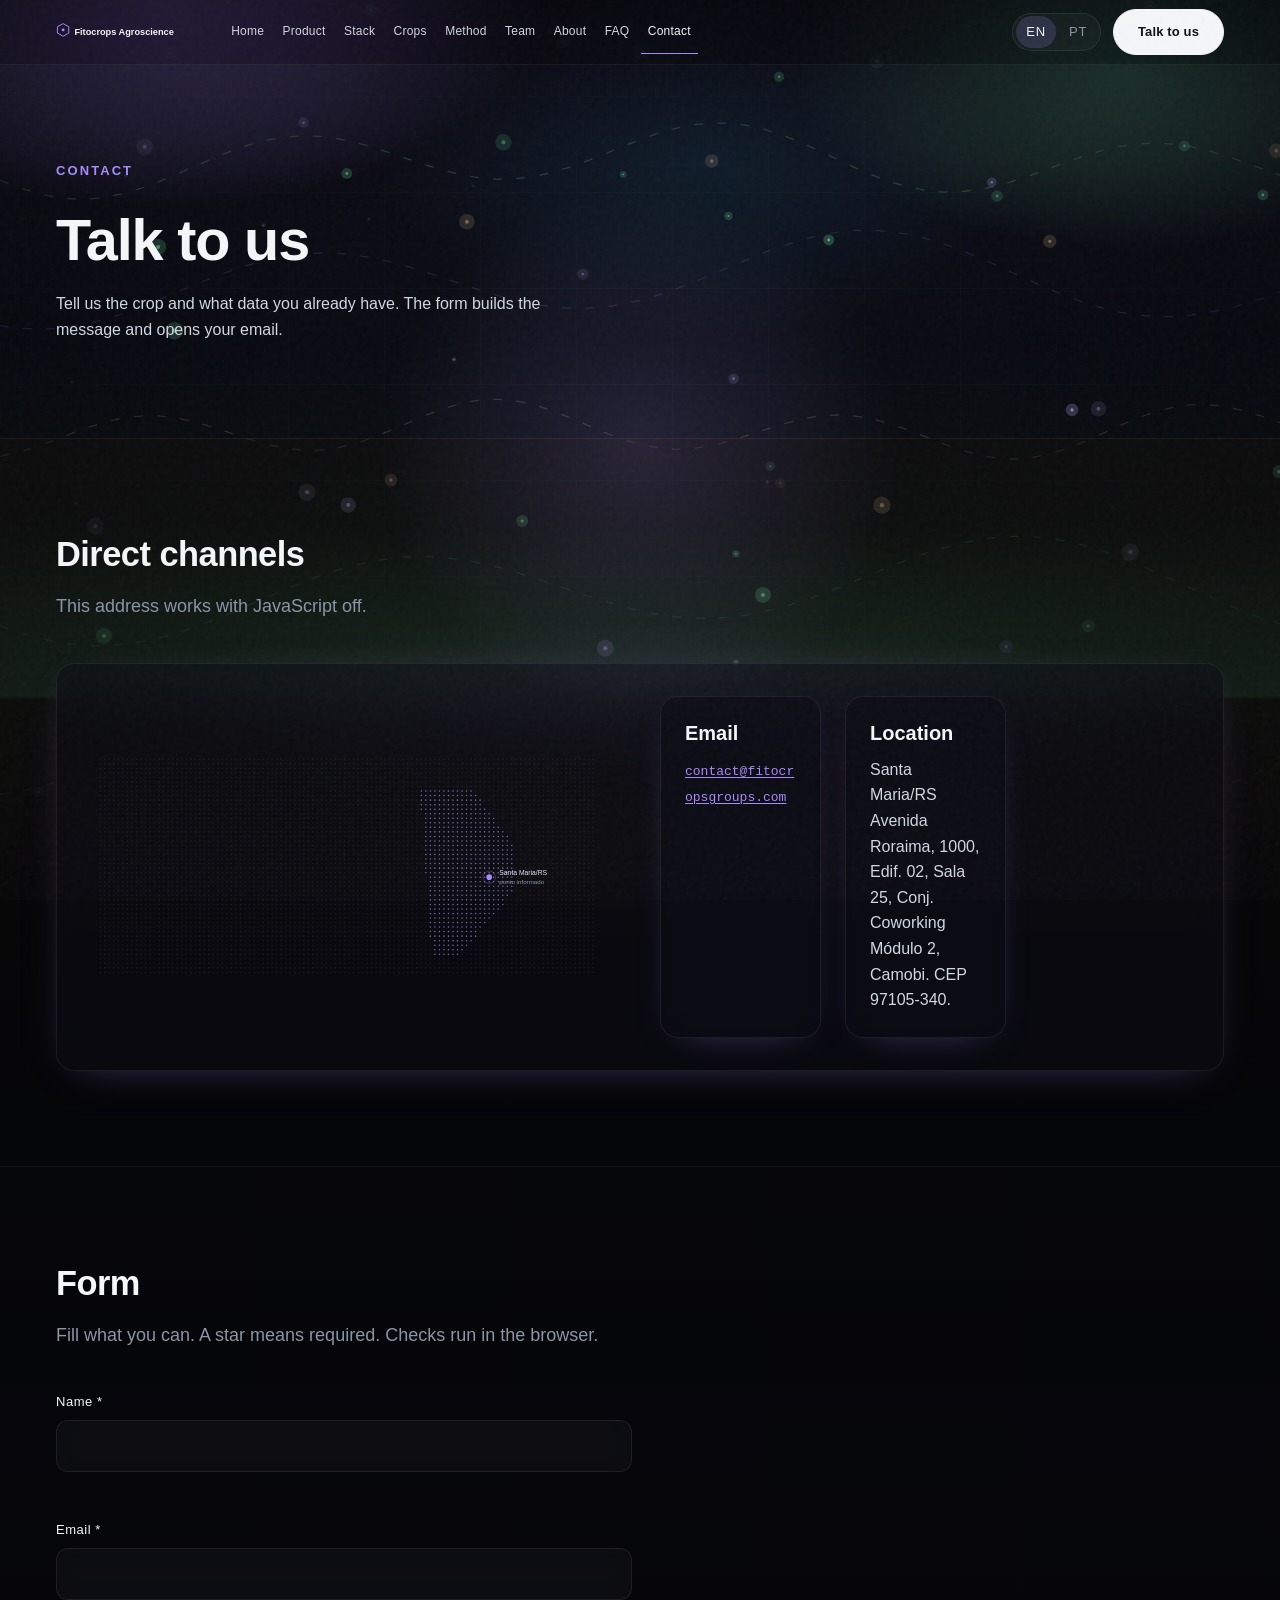
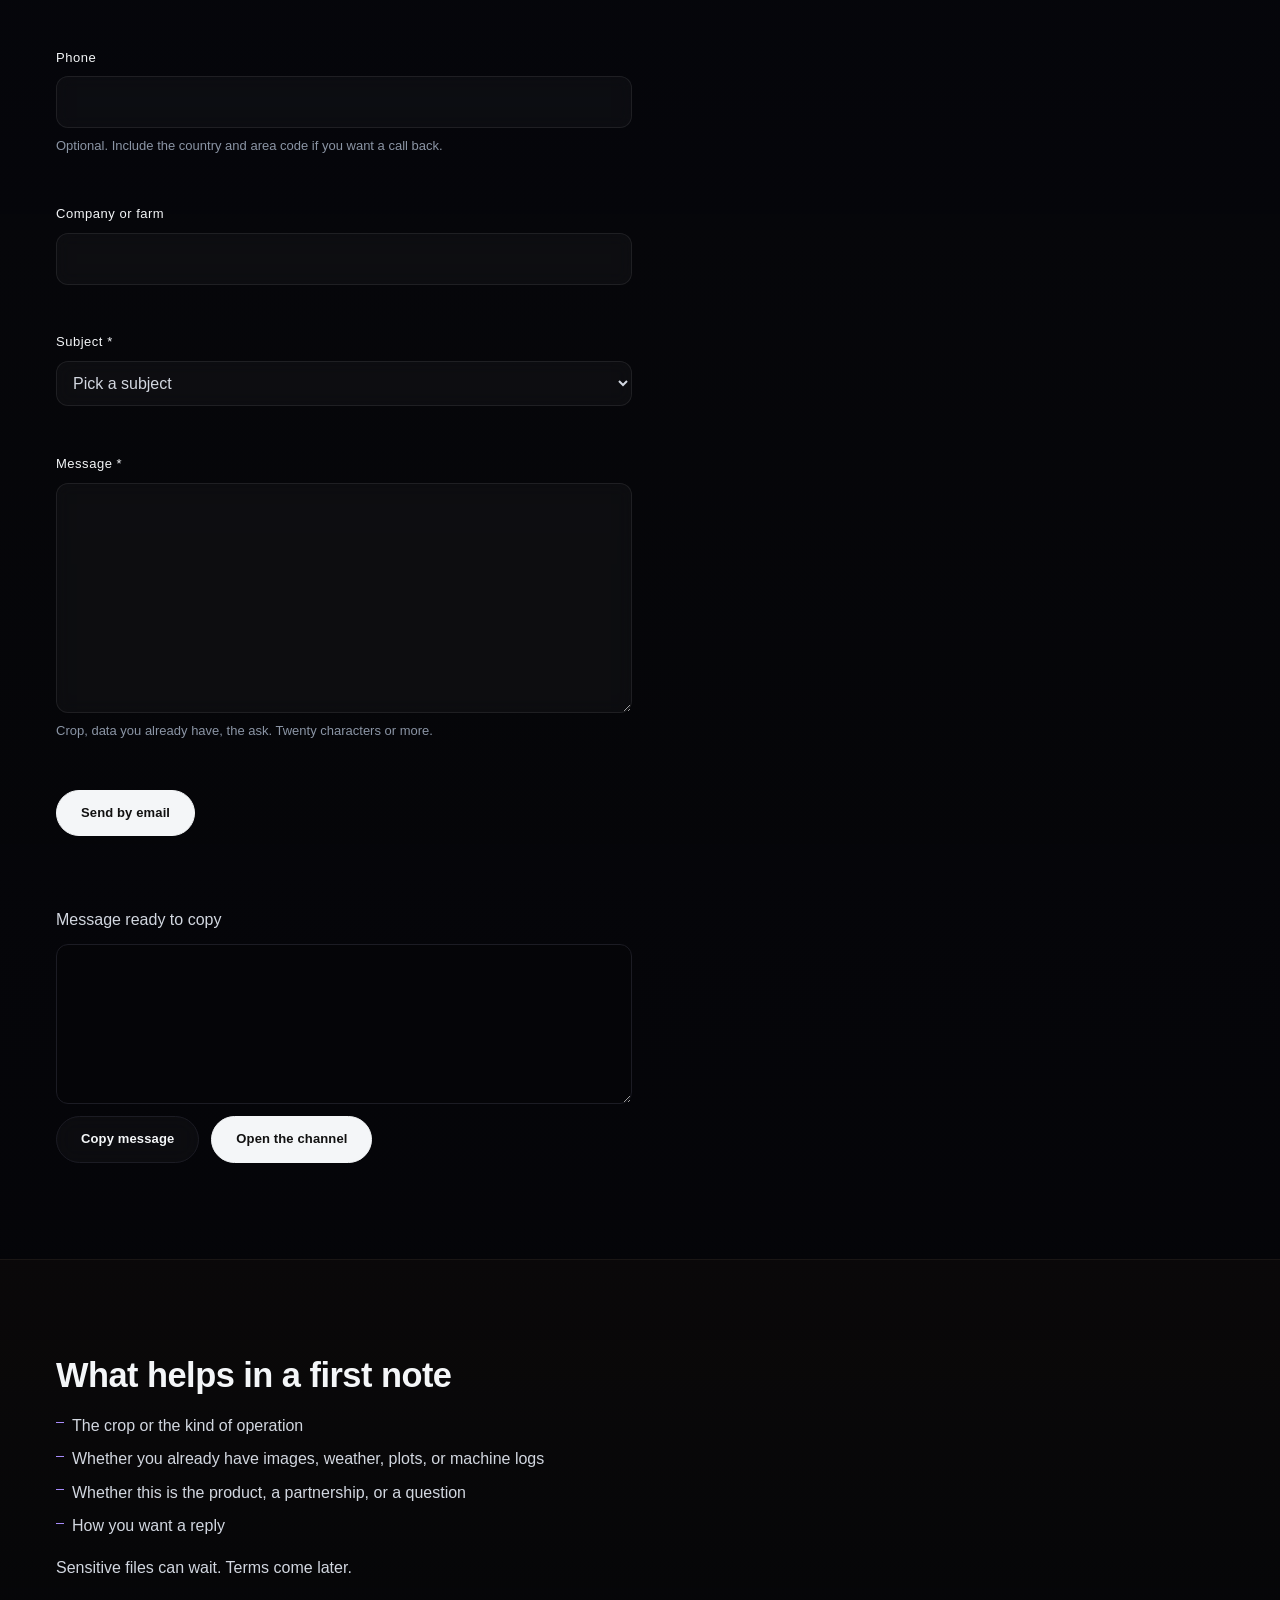
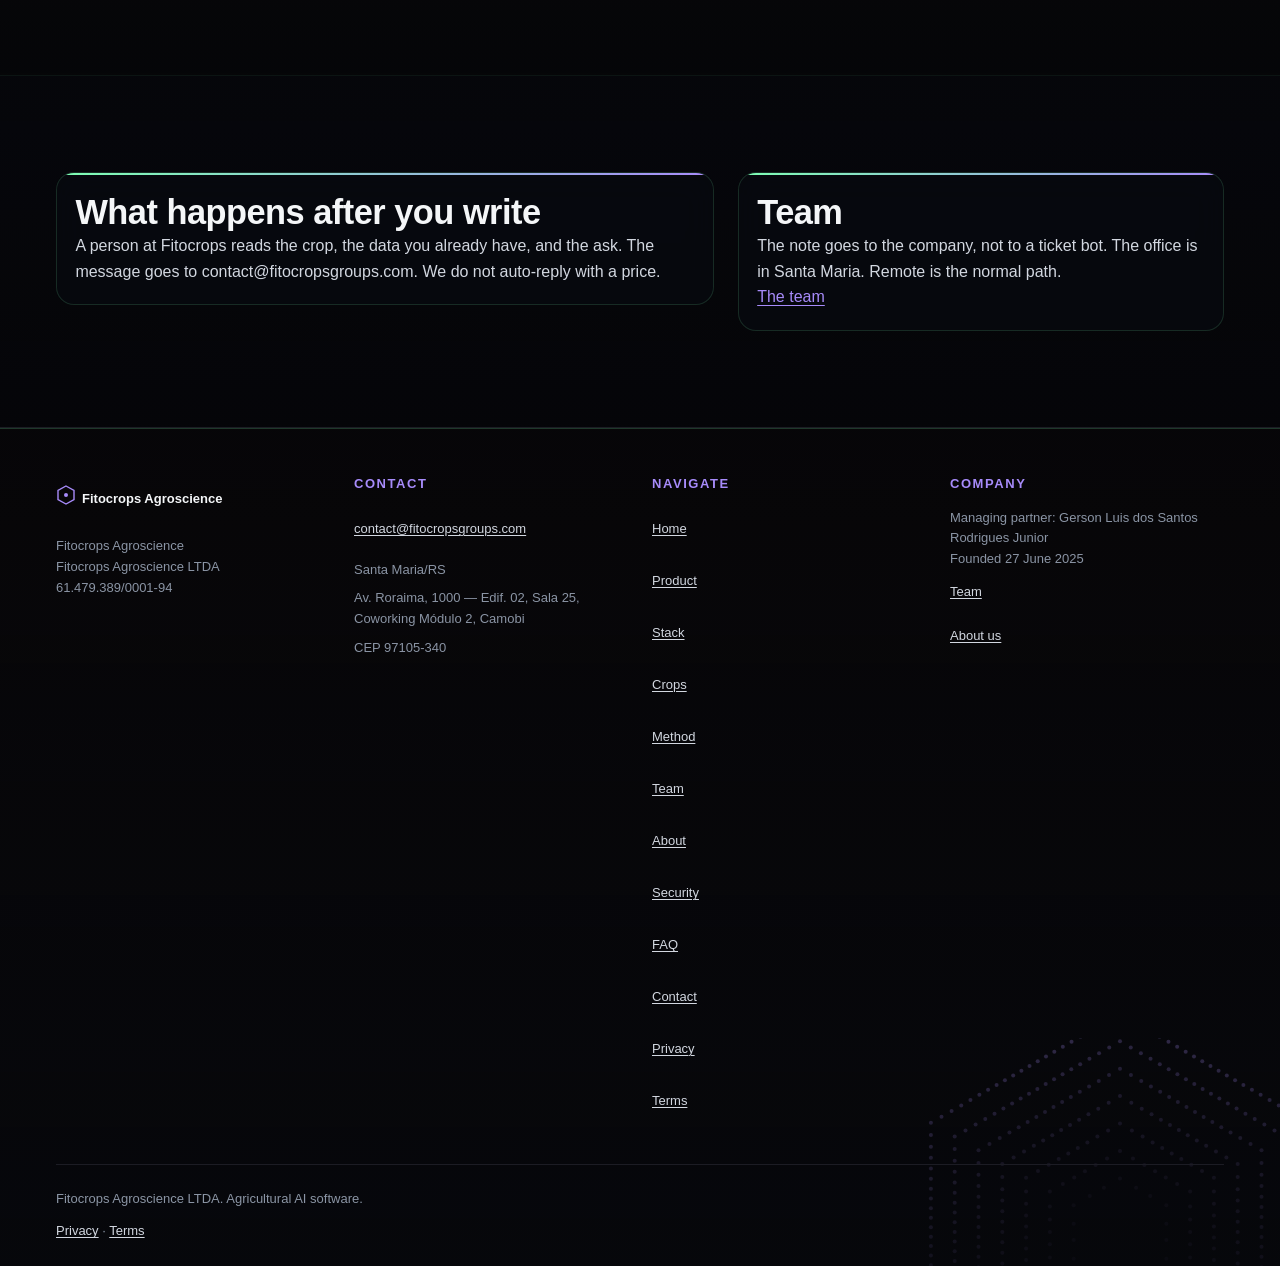
<file: contato.html>
<!DOCTYPE html>
<html lang="en">
<head>
  <meta charset="utf-8">
  <meta name="viewport" content="width=device-width, initial-scale=1">
  <title data-i18n="contact.title">Contact | Fitocrops Agroscience</title>
  <meta name="description" content="Write to Fitocrops about the agricultural AI product." data-i18n-content="contact.description">
  <link rel="canonical" href="https://[DOMÍNIO]/contato.html">
  <meta property="og:type" content="website">
  <meta property="og:site_name" content="Fitocrops Agroscience">
  <meta property="og:locale" content="en_US" data-i18n-content="meta.ogLocale">
  <meta property="og:title" content="Contact | Fitocrops Agroscience" data-i18n-content="contact.title">
  <meta property="og:description" content="Write to Fitocrops about the agricultural AI product." data-i18n-content="contact.description">
  <meta property="og:url" content="https://[DOMÍNIO]/contato.html">
  <meta property="og:image" content="https://[DOMÍNIO]/assets/img/og-default.png">
  <meta name="theme-color" content="#050505">
  <link rel="icon" href="favicon.svg" type="image/svg+xml">
  <link rel="alternate icon" href="favicon.ico">
  <link rel="stylesheet" href="assets/css/tokens.css">
  <link rel="stylesheet" href="assets/css/site.css">
  <link rel="stylesheet" href="assets/css/vitrine.css">
  <link rel="stylesheet" href="assets/css/campo.css">
  <script>document.documentElement.classList.add('js');</script>
  <script src="assets/js/copy.js" defer></script>
  <script src="assets/js/i18n.js" defer></script>
  <script src="assets/js/nav.js" defer></script>
  <script src="assets/js/form.js" defer></script>
  <script src="assets/js/motion.js" defer></script>
</head>
<body>
  <a class="skip-link" href="#conteudo" data-i18n="skip">Skip to main content</a>
  <header class="cabecalho">
    <div class="container cabecalho__interno">
      <a class="cabecalho__marca" href="index.html">
        <img src="assets/img/logo-provisoria.svg" width="220" height="40" alt="Fitocrops Agroscience — home" data-i18n-alt="logo.alt">
      </a>
      <button class="cabecalho__alternador somente-js" type="button" id="alternador-menu" aria-expanded="false" aria-controls="menu-principal">
        <span class="cabecalho__alternador-barras" aria-hidden="true"></span>
        <span class="visualmente-oculto" data-i18n="nav.open">Open menu</span>
      </button>
      <nav class="cabecalho__nav" id="menu-principal" aria-label="Main" data-i18n-aria="nav.label">
                <ul class="menu">
          <li><a href="index.html" data-i18n="nav.home">Home</a></li>
          <li><a href="servicos.html" data-i18n="nav.product">Product</a></li>
          <li><a href="tecnologia.html" data-i18n="nav.stack">Stack</a></li>
          <li><a href="culturas.html" data-i18n="nav.crops">Crops</a></li>
          <li><a href="metodo.html" data-i18n="nav.method">Method</a></li>
          <li><a href="equipe.html" data-i18n="nav.team">Team</a></li>
          <li><a href="sobre.html" data-i18n="nav.about">About</a></li>
          <li><a href="faq.html" data-i18n="nav.faq">FAQ</a></li>
          <li><a href="contato.html" aria-current="page" class="menu__destaque" data-i18n="nav.contact">Contact</a></li>
        </ul>
      </nav>
      <div class="cabecalho__acoes">
        <div class="idioma" role="group" aria-label="Language" data-i18n-aria="lang.label">
          <button type="button" class="idioma__btn" data-lang-set="en" aria-pressed="true">EN</button>
          <button type="button" class="idioma__btn" data-lang-set="pt" aria-pressed="false">PT</button>
        </div>
        <a class="botao cabecalho__cta" href="contato.html" data-i18n="cta.talk">Talk to us</a>
      </div>
    </div>
  </header>

  <main id="conteudo" tabindex="-1">
    <section class="secao">
      <div class="container">
        <div class="conteudo-medida empilha">
          <p class="familia-servicos__titulo" data-i18n="contact.kicker">Contact</p>
          <h1 data-i18n="contact.h1">Talk to us</h1>
          <p data-i18n="contact.lead">Tell us the crop and what data you already have. The form builds the message and opens your email.</p>
        </div>
      </div>
    </section>

    <section class="secao" aria-labelledby="canais-diretos">
      <div class="container">
        <div class="secao__intro">
          <h2 id="canais-diretos" data-i18n="contact.ch">Direct channels</h2>
          <p data-i18n="contact.chLead">This address works with JavaScript off.</p>
        </div>
        <div class="bloco-mapa bloco-mapa--painel">
          <figure class="bloco-mapa__figura">
            <img src="assets/img/mapa-pontos.svg" width="520" height="480" alt="Dotted map with Santa Maria, Brazil marked" data-i18n-alt="map.alt">
          </figure>
          <div class="canais">
            <article class="canal">
              <h3 data-i18n="contact.email">Email</h3>
              <p><a href="mailto:contact@fitocropsgroups.com">contact@fitocropsgroups.com</a></p>
            </article>
            <article class="canal">
              <h3 data-i18n="contact.loc">Location</h3>
              <p>Santa Maria/RS</p>
              <p>Avenida Roraima, 1000, Edif. 02, Sala 25, Conj. Coworking Módulo 2, Camobi. CEP 97105-340.</p>
            </article>
          </div>
        </div>
      </div>
    </section>

    <section class="secao" aria-labelledby="formulario-contato-titulo">
      <div class="container">
        <div class="secao__intro">
          <h2 id="formulario-contato-titulo" data-i18n="contact.form">Form</h2>
          <p data-i18n="contact.formLead">Fill what you can. A star means required. Checks run in the browser.</p>
        </div>

        <noscript>
          <div class="aviso-noscript">
            <p data-i18n="contact.noscript">The form needs JavaScript. Use the email link on this page.</p>
          </div>
        </noscript>

        <form class="form" id="formulario-contato" data-email="contact@fitocropsgroups.com" novalidate>
          <div class="campo">
            <label for="campo-nome" data-i18n="form.name">Name *</label>
            <input id="campo-nome" name="nome" type="text" maxlength="120" autocomplete="name" required>
            <p class="campo__erro" id="erro-nome"></p>
          </div>

          <div class="campo">
            <label for="campo-email" data-i18n="form.email">Email *</label>
            <input id="campo-email" name="email" type="email" maxlength="180" autocomplete="email" required>
            <p class="campo__erro" id="erro-email"></p>
          </div>

          <div class="campo">
            <label for="campo-telefone" data-i18n="form.phone">Phone</label>
            <input id="campo-telefone" name="telefone" type="tel" maxlength="40" autocomplete="tel">
            <p class="campo__ajuda" data-i18n="form.phoneHelp">Optional. Include the country and area code if you want a call back.</p>
            <p class="campo__erro" id="erro-telefone"></p>
          </div>

          <div class="campo">
            <label for="campo-empresa" data-i18n="form.org">Company or farm</label>
            <input id="campo-empresa" name="empresa" type="text" maxlength="120" autocomplete="organization">
            <p class="campo__erro" id="erro-empresa"></p>
          </div>

          <div class="campo">
            <label for="campo-assunto" data-i18n="form.subject">Subject *</label>
            <select id="campo-assunto" name="assunto" required>
              <option value="" data-i18n="form.pick">Pick a subject</option>
              <option value="product" data-i18n="form.s1">Product — farm operation</option>
              <option value="partnership" data-i18n="form.s2">Partnership</option>
              <option value="question" data-i18n="form.s3">A question</option>
              <option value="other" data-i18n="form.s4">Something else</option>
            </select>
            <p class="campo__erro" id="erro-assunto"></p>
          </div>

          <div class="campo">
            <label for="campo-mensagem" data-i18n="form.msg">Message *</label>
            <textarea id="campo-mensagem" name="mensagem" maxlength="2000" rows="8" required></textarea>
            <p class="campo__ajuda" data-i18n="form.msgHelp">Crop, data you already have, the ask. Twenty characters or more.</p>
            <p class="campo__erro" id="erro-mensagem"></p>
          </div>

          <div class="form__acoes">
            <button class="botao" type="submit" data-canal="email" data-i18n="form.sendMail">Send by email</button>
          </div>

          <div class="form__resumo" role="alert"></div>

          <div class="bloco-copia" id="bloco-copia" hidden>
            <label for="mensagem-copia" data-i18n="form.copyLabel">Message ready to copy</label>
            <textarea id="mensagem-copia" readonly></textarea>
            <div class="form__acoes">
              <button class="botao botao--secundario" type="button" id="botao-copiar" data-i18n="form.copy">Copy message</button>
              <a class="botao" id="link-envio-manual" hidden data-i18n="form.open">Open the channel</a>
            </div>
          </div>
        </form>
      </div>
    </section>

    <section class="secao" aria-labelledby="o-que-informar">
      <div class="container">
        <div class="conteudo-medida empilha">
          <h2 id="o-que-informar" data-i18n="contact.help">What helps in a first note</h2>
          <ul class="lista-simples">
            <li data-i18n="contact.h1l">The crop or the kind of operation</li>
            <li data-i18n="contact.h2l">Whether you already have images, weather, plots, or machine logs</li>
            <li data-i18n="contact.h3l">Whether this is the product, a partnership, or a question</li>
            <li data-i18n="contact.h4l">How you want a reply</li>
          </ul>
          <p data-i18n="contact.helpEnd">Sensitive files can wait. Terms come later.</p>
        </div>
      </div>
    </section>

    <section class="secao" aria-labelledby="depois">
      <div class="container duas">
        <article class="recorte">
          <h2 id="depois" data-i18n="contact.afterTitle">What happens after you write</h2>
          <p data-i18n="contact.after">A person at Fitocrops reads the note.</p>
        </article>
        <article class="recorte">
          <h2 data-i18n="nav.team">Team</h2>
          <p data-i18n="contact.whoReads">The note goes to the company.</p>
          <p><a href="equipe.html" data-i18n="team.more">The team</a></p>
        </article>
      </div>
    </section>

  </main>

  <footer class="rodape superficie-escura">
    <div class="container">
      <div class="rodape__grade">
        <div class="rodape__coluna">
          <a class="rodape__marca" href="index.html">
            <img src="assets/img/logo-provisoria-branca.svg" width="220" height="40" alt="Fitocrops Agroscience">
          </a>
          <p>Fitocrops Agroscience</p>
          <p>Fitocrops Agroscience LTDA</p>
          <p>61.479.389/0001-94</p>
        </div>
        <div class="rodape__coluna">
          <h2 data-i18n="footer.contact">Contact</h2>
          <ul>
            <li><a href="mailto:contact@fitocropsgroups.com">contact@fitocropsgroups.com</a></li>
            <li>Santa Maria/RS</li>
            <li>Av. Roraima, 1000 — Edif. 02, Sala 25, Coworking Módulo 2, Camobi</li>
            <li>CEP 97105-340</li>
          </ul>
        </div>
        <div class="rodape__coluna">
          <h2 data-i18n="footer.nav">Navigate</h2>
          <ul>
            <li><a href="index.html" data-i18n="nav.home">Home</a></li>
            <li><a href="servicos.html" data-i18n="nav.product">Product</a></li>
            <li><a href="tecnologia.html" data-i18n="nav.stack">Stack</a></li>
            <li><a href="culturas.html" data-i18n="nav.crops">Crops</a></li>
            <li><a href="metodo.html" data-i18n="nav.method">Method</a></li>
            <li><a href="equipe.html" data-i18n="nav.team">Team</a></li>
            <li><a href="sobre.html" data-i18n="nav.about">About</a></li>
            <li><a href="seguranca.html" data-i18n="nav.security">Security</a></li>
            <li><a href="faq.html" data-i18n="nav.faq">FAQ</a></li>
            <li><a href="contato.html" data-i18n="nav.contact">Contact</a></li>
            <li><a href="privacidade.html" data-i18n="nav.privacy">Privacy</a></li>
            <li><a href="termos.html" data-i18n="nav.terms">Terms</a></li>
          </ul>
        </div>
        <div class="rodape__coluna">
          <h2 data-i18n="footer.company">Company</h2>
          <p data-i18n="footer.lead">Managing partner: Gerson Luis dos Santos Rodrigues Junior</p>
          <p data-i18n="footer.founded">Founded 27 June 2025</p>
          <p><a href="equipe.html" data-i18n="nav.team">Team</a></p>
          <p><a href="sobre.html" data-i18n="footer.who">About us</a></p>
        </div>
      </div>
      <div class="rodape__base">
        <p data-i18n="footer.legal">Fitocrops Agroscience LTDA. Agricultural AI software.</p>
        <p><a href="privacidade.html" data-i18n="nav.privacy">Privacy</a> · <a href="termos.html" data-i18n="nav.terms">Terms</a></p>
      </div>
    </div>
  </footer>
</body>
</html>
</file>
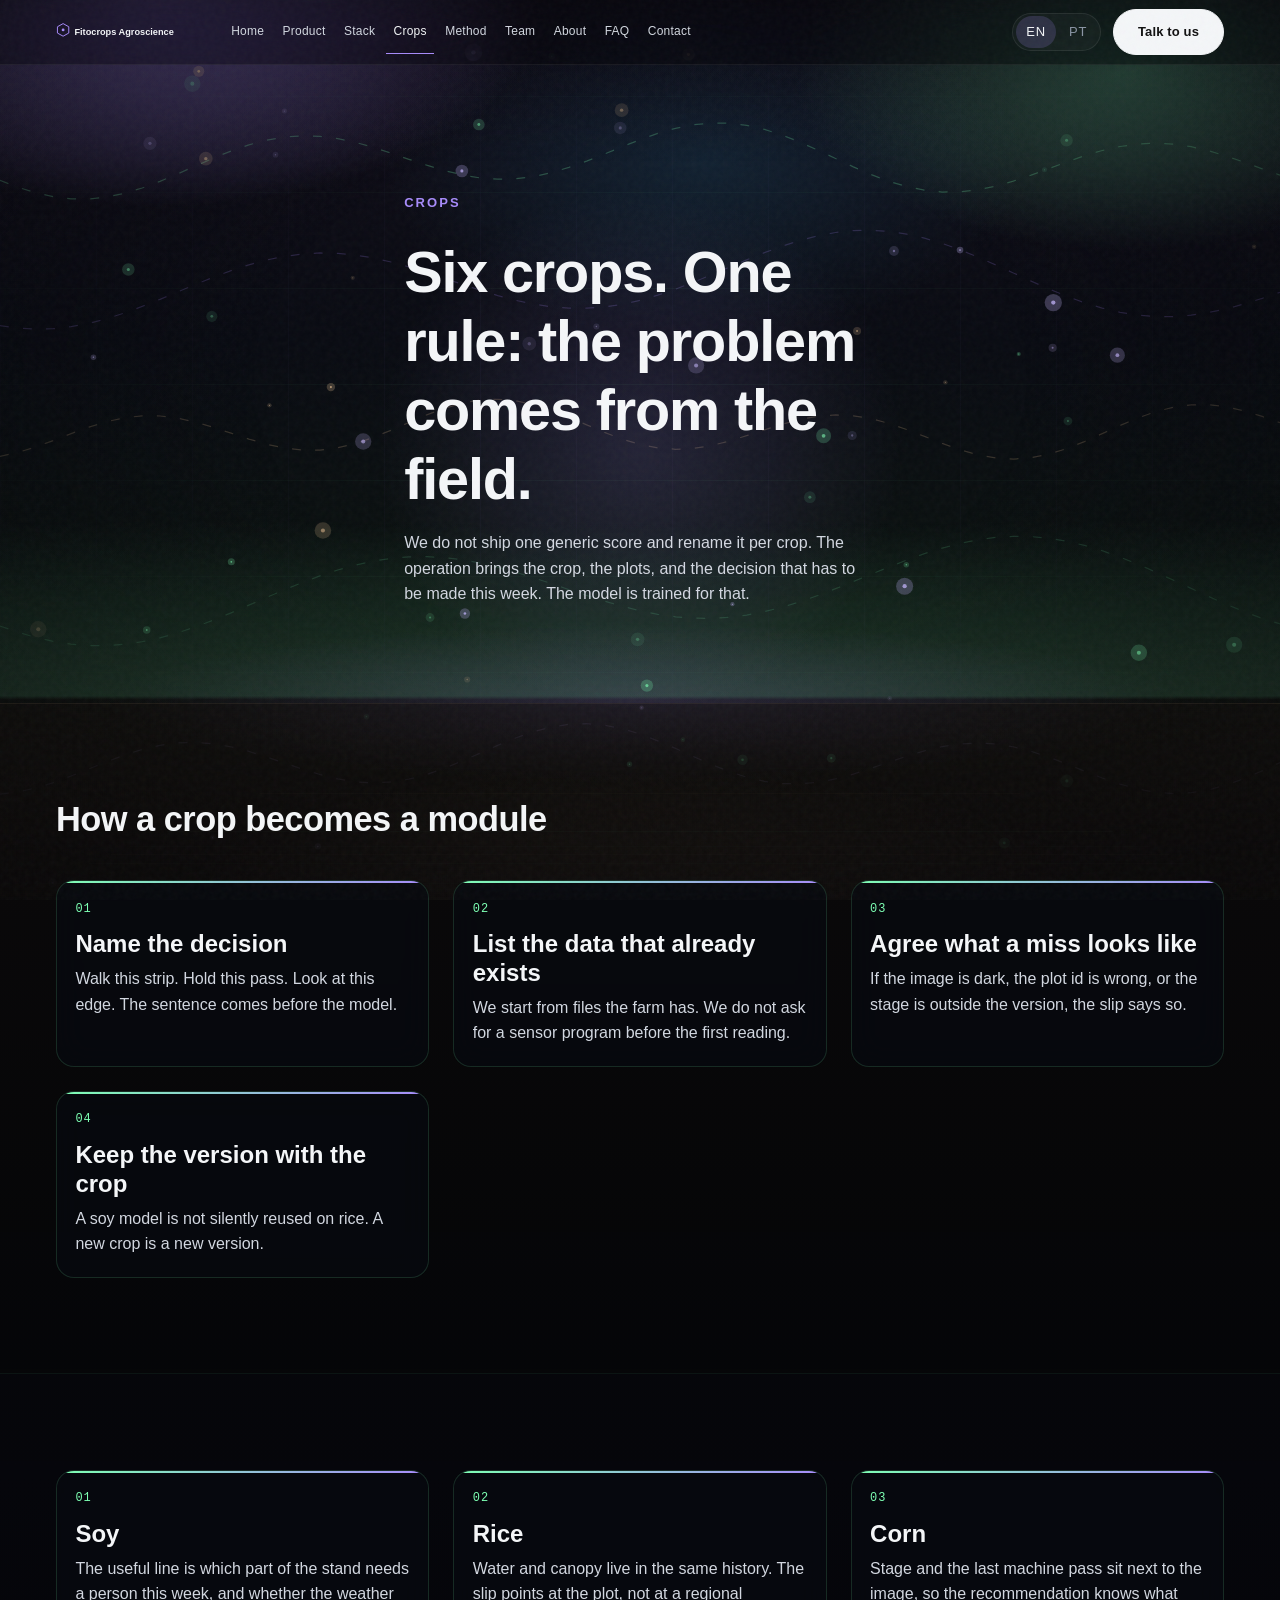
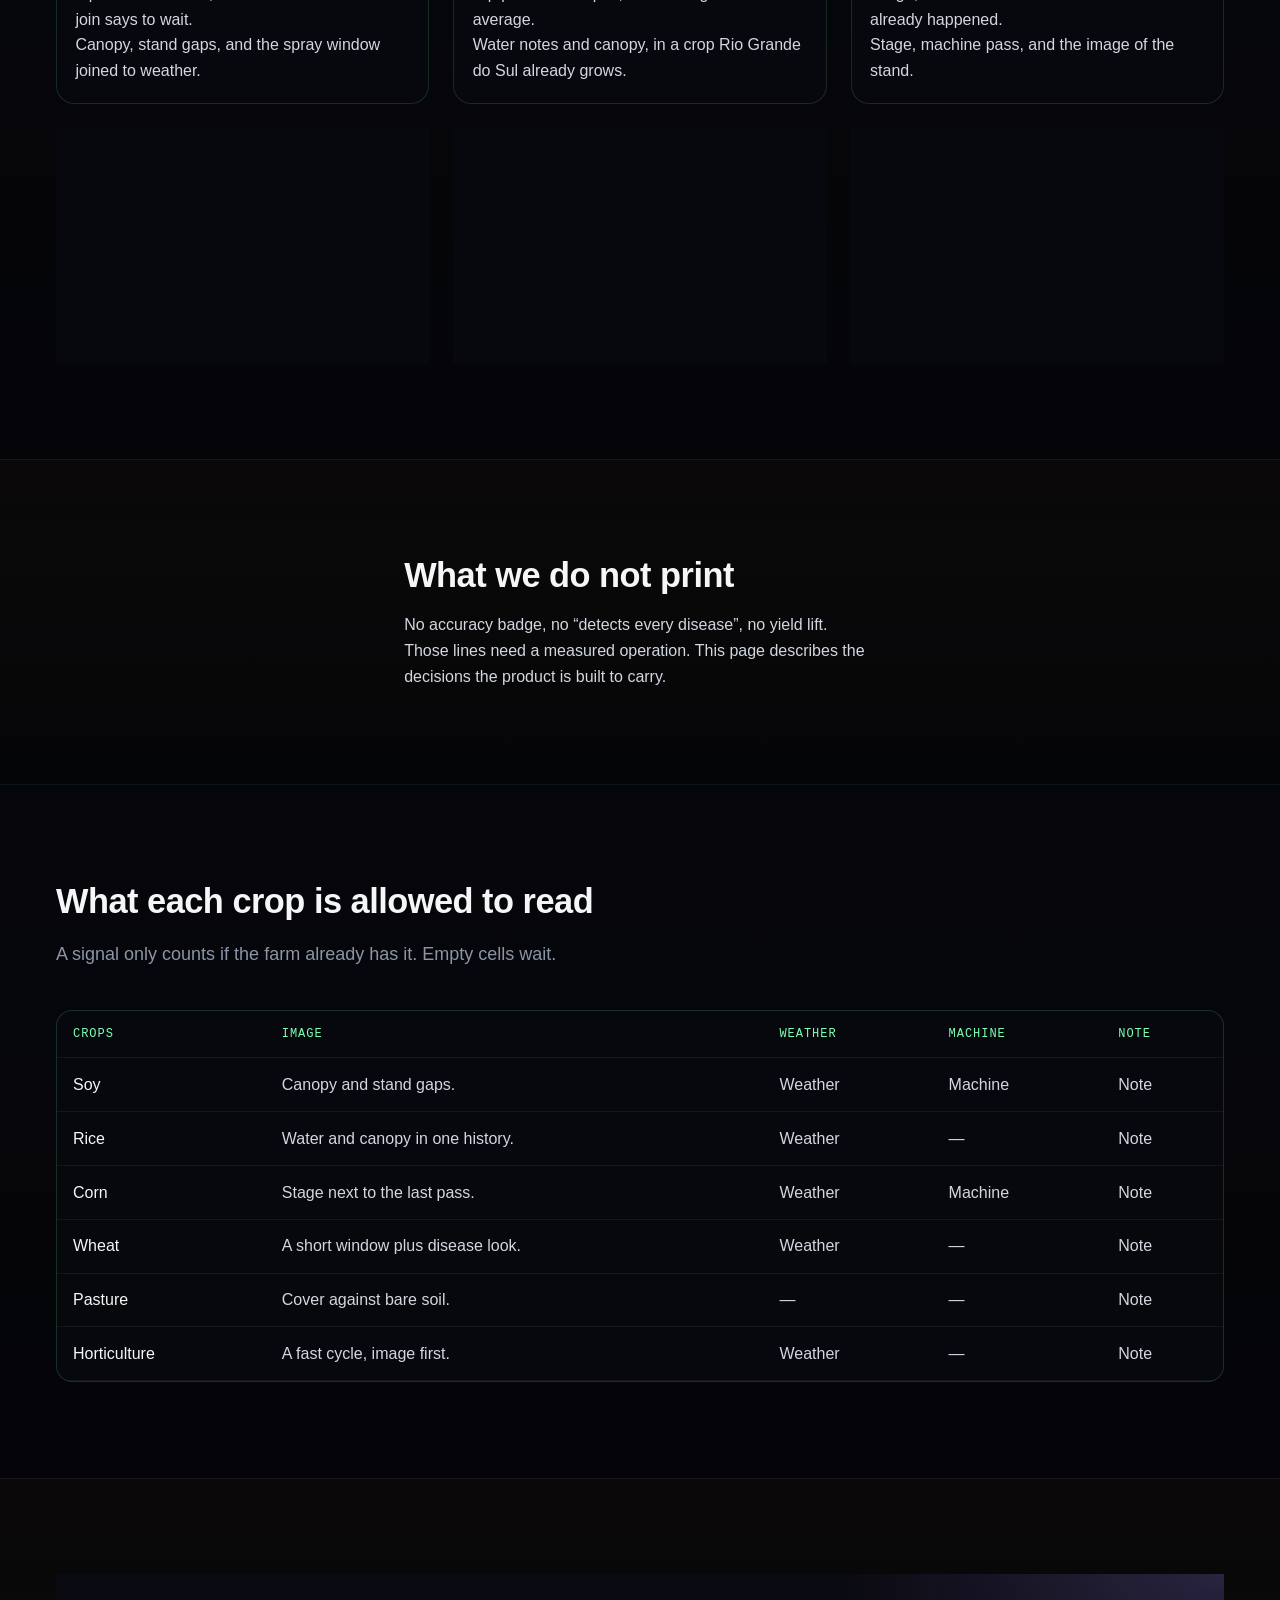
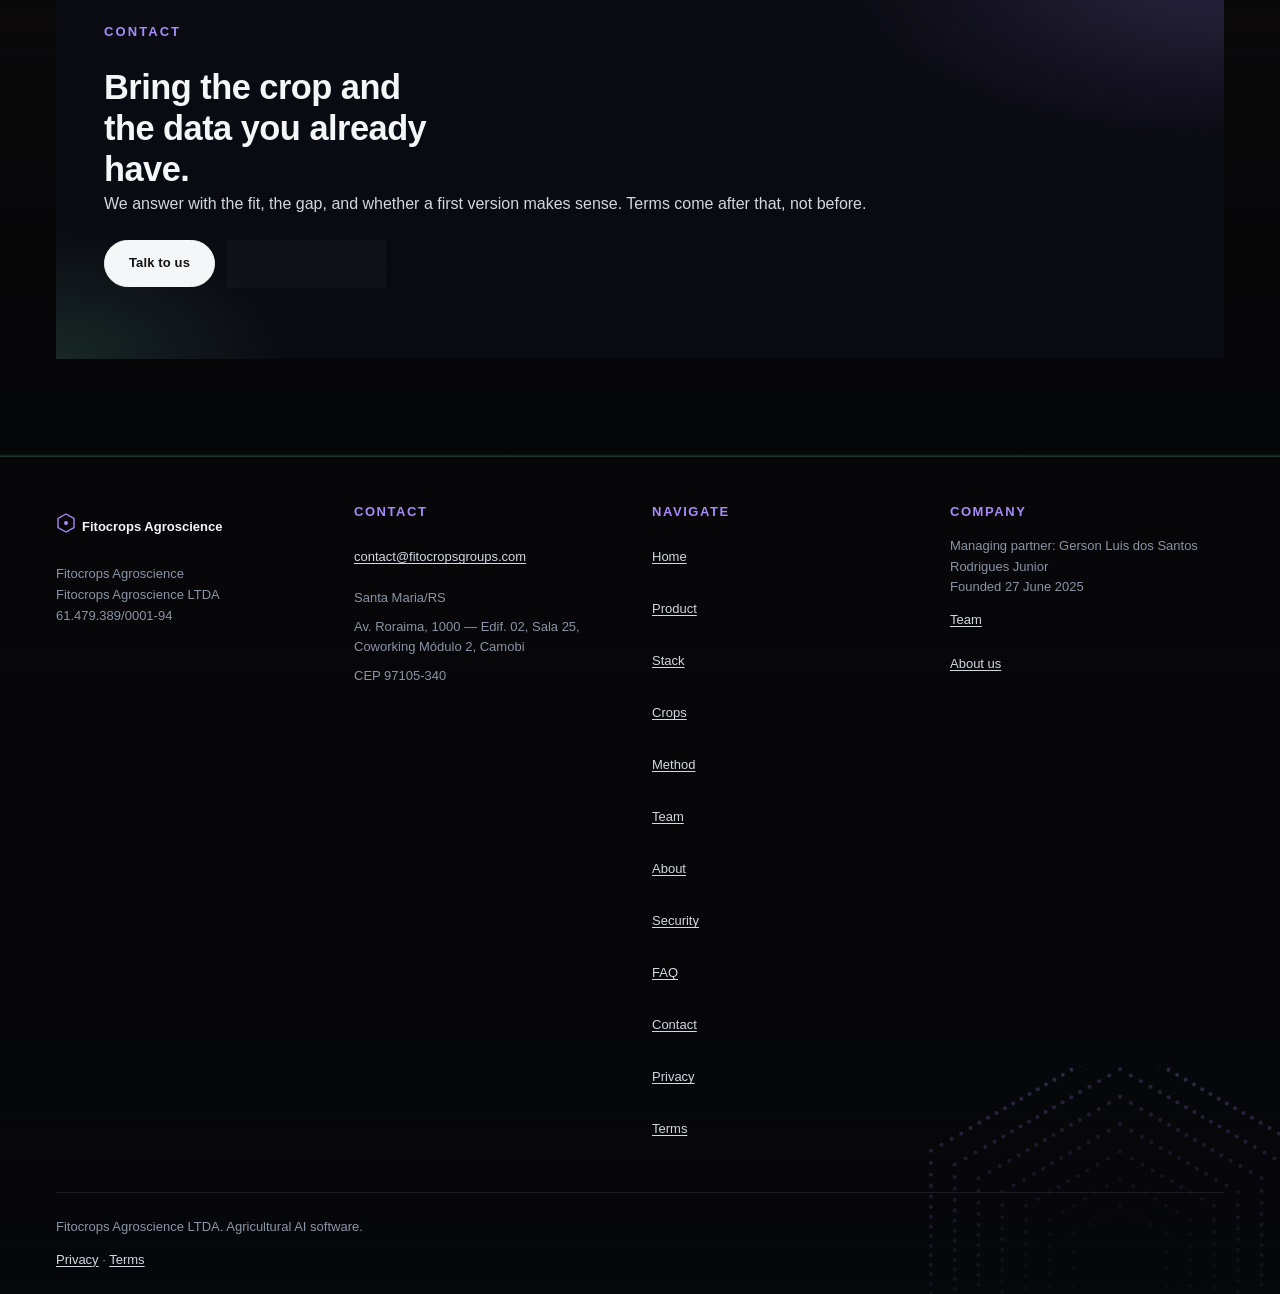
<file: culturas.html>
<!DOCTYPE html>
<html lang="en">
<head>
  <meta charset="utf-8">
  <meta name="viewport" content="width=device-width, initial-scale=1">
  <title data-i18n="crop.pageTitle">Crops | Fitocrops Agroscience</title>
  <meta name="description" content="How Fitocrops frames soy, rice, corn, wheat, pasture, and horticulture." data-i18n-content="crop.pageDesc">
  <link rel="canonical" href="https://[DOMÍNIO]/culturas.html">
  <meta property="og:type" content="website">
  <meta property="og:site_name" content="Fitocrops Agroscience">
  <meta property="og:locale" content="en_US" data-i18n-content="meta.ogLocale">
  <meta property="og:title" content="Crops | Fitocrops Agroscience" data-i18n-content="crop.pageTitle">
  <meta property="og:description" content="How Fitocrops frames soy, rice, corn, wheat, pasture, and horticulture." data-i18n-content="crop.pageDesc">
  <meta property="og:url" content="https://[DOMÍNIO]/culturas.html">
  <meta property="og:image" content="https://[DOMÍNIO]/assets/img/og-default.png">
  <meta name="theme-color" content="#050505">
  <link rel="icon" href="favicon.svg" type="image/svg+xml">
  <link rel="alternate icon" href="favicon.ico">
  <link rel="stylesheet" href="assets/css/tokens.css">
  <link rel="stylesheet" href="assets/css/site.css">
  <link rel="stylesheet" href="assets/css/vitrine.css">
  <link rel="stylesheet" href="assets/css/campo.css">
  <script>document.documentElement.classList.add('js');</script>
  <script src="assets/js/copy.js" defer></script>
  <script src="assets/js/i18n.js" defer></script>
  <script src="assets/js/nav.js" defer></script>
  <script src="assets/js/motion.js" defer></script>
</head>
<body>
  <a class="skip-link" href="#conteudo" data-i18n="skip">Skip to main content</a>
  <header class="cabecalho">
    <div class="container cabecalho__interno">
      <a class="cabecalho__marca" href="index.html">
        <img src="assets/img/logo-provisoria.svg" width="220" height="40" alt="Fitocrops Agroscience — home" data-i18n-alt="logo.alt">
      </a>
      <button class="cabecalho__alternador somente-js" type="button" id="alternador-menu" aria-expanded="false" aria-controls="menu-principal">
        <span class="cabecalho__alternador-barras" aria-hidden="true"></span>
        <span class="visualmente-oculto" data-i18n="nav.open">Open menu</span>
      </button>
      <nav class="cabecalho__nav" id="menu-principal" aria-label="Main" data-i18n-aria="nav.label">
                <ul class="menu">
          <li><a href="index.html" data-i18n="nav.home">Home</a></li>
          <li><a href="servicos.html" data-i18n="nav.product">Product</a></li>
          <li><a href="tecnologia.html" data-i18n="nav.stack">Stack</a></li>
          <li><a href="culturas.html" aria-current="page" data-i18n="nav.crops">Crops</a></li>
          <li><a href="metodo.html" data-i18n="nav.method">Method</a></li>
          <li><a href="equipe.html" data-i18n="nav.team">Team</a></li>
          <li><a href="sobre.html" data-i18n="nav.about">About</a></li>
          <li><a href="faq.html" data-i18n="nav.faq">FAQ</a></li>
          <li><a href="contato.html" class="menu__destaque" data-i18n="nav.contact">Contact</a></li>
        </ul>
      </nav>
      <div class="cabecalho__acoes">
        <div class="idioma" role="group" aria-label="Language" data-i18n-aria="lang.label">
          <button type="button" class="idioma__btn" data-lang-set="en" aria-pressed="true">EN</button>
          <button type="button" class="idioma__btn" data-lang-set="pt" aria-pressed="false">PT</button>
        </div>
        <a class="botao cabecalho__cta" href="contato.html" data-i18n="cta.talk">Talk to us</a>
      </div>
    </div>
  </header>

  <main id="conteudo" tabindex="-1">
    <section class="secao secao--hero">
      <div class="container conteudo-medida empilha">
        <p class="familia-servicos__titulo" data-i18n="crop.kicker">Crops</p>
        <h1 data-i18n="crop.h1">Six crops. One rule: the problem comes from the field.</h1>
        <p data-i18n="crop.p1">We do not ship one generic score and rename it per crop.</p>
      </div>
    </section>
    <section class="secao" aria-labelledby="vira">
      <div class="container">
        <div class="secao__intro">
          <h2 id="vira" data-i18n="crop.howt">How a crop becomes a module</h2>
        </div>
        <div class="grade-densa">
          <article class="ficha"><span class="ficha__num">01</span><h3 data-i18n="crop.how1">Name the decision</h3><p data-i18n="crop.how1p">The sentence comes before the model.</p></article>
          <article class="ficha"><span class="ficha__num">02</span><h3 data-i18n="crop.how2">List the data that already exists</h3><p data-i18n="crop.how2p">We start from files the farm has.</p></article>
          <article class="ficha"><span class="ficha__num">03</span><h3 data-i18n="crop.how3">Agree what a miss looks like</h3><p data-i18n="crop.how3p">If the image is dark, the slip says so.</p></article>
          <article class="ficha"><span class="ficha__num">04</span><h3 data-i18n="crop.how4">Keep the version with the crop</h3><p data-i18n="crop.how4p">A new crop is a new version.</p></article>
        </div>
      </div>
    </section>
    <section class="secao" aria-labelledby="seis-cultivos">
      <div class="container">
        <h2 id="seis-cultivos" class="visualmente-oculto" data-i18n="crop.kicker">Crops</h2>
        <div class="grade-densa">
          <article class="ficha" id="c01">
            <span class="ficha__num">01</span>
            <h3 data-i18n="crop.1t">Soy</h3>
            <p data-i18n="crop.d1">The useful line is which part of the stand needs a person this week.</p>
            <p data-i18n="crop.1">Canopy, stand gaps, and the spray window joined to weather.</p>
          </article>
          <article class="ficha" id="c02">
            <span class="ficha__num">02</span>
            <h3 data-i18n="crop.2t">Rice</h3>
            <p data-i18n="crop.d2">Water and canopy live in the same history.</p>
            <p data-i18n="crop.2">Water notes and canopy.</p>
          </article>
          <article class="ficha" id="c03">
            <span class="ficha__num">03</span>
            <h3 data-i18n="crop.3t">Corn</h3>
            <p data-i18n="crop.d3">Stage and the last machine pass sit next to the image.</p>
            <p data-i18n="crop.3">Stage, machine pass, and the image of the stand.</p>
          </article>
          <article class="ficha" id="c04">
            <span class="ficha__num">04</span>
            <h3 data-i18n="crop.4t">Wheat</h3>
            <p data-i18n="crop.d4">The season is short.</p>
            <p data-i18n="crop.4">A short season window.</p>
          </article>
          <article class="ficha" id="c05">
            <span class="ficha__num">05</span>
            <h3 data-i18n="crop.5t">Pasture</h3>
            <p data-i18n="crop.d5">Cover and bare ground are the reading.</p>
            <p data-i18n="crop.5">Cover, bare soil, and the grazing note.</p>
          </article>
          <article class="ficha" id="c06">
            <span class="ficha__num">06</span>
            <h3 data-i18n="crop.6t">Horticulture</h3>
            <p data-i18n="crop.d6">Plots are small and the cycle is fast.</p>
            <p data-i18n="crop.6">Short cycles. Small plots.</p>
          </article>
        </div>
      </div>
    </section>
    <section class="secao">
      <div class="container conteudo-medida empilha">
        <h2 data-i18n="crop.xTitle">What we do not print</h2>
        <p data-i18n="crop.x">No accuracy badge.</p>
      </div>
    </section>
    <section class="secao" aria-labelledby="sinais">
      <div class="container">
        <div class="secao__intro">
          <h2 id="sinais" data-i18n="crop.sigTitle">What each crop is allowed to read</h2>
          <p data-i18n="crop.sigLead">A signal only counts if the farm already has it.</p>
        </div>
        <div class="matriz-rola">
          <table class="matriz">
            <thead>
              <tr>
                <th data-i18n="crop.kicker">Crops</th>
                <th data-i18n="crop.col1">Image</th>
                <th data-i18n="crop.col2">Weather</th>
                <th data-i18n="crop.col3">Machine</th>
                <th data-i18n="crop.col4">Note</th>
              </tr>
            </thead>
            <tbody>
              <tr><th data-i18n="crop.1t">Soy</th><td data-i18n="crop.r1">Canopy and stand gaps.</td><td data-i18n="crop.col2">Weather</td><td data-i18n="crop.col3">Machine</td><td data-i18n="crop.col4">Notes</td></tr>
              <tr><th data-i18n="crop.2t">Rice</th><td data-i18n="crop.r2">Water and canopy.</td><td data-i18n="crop.col2">Weather</td><td>—</td><td data-i18n="crop.col4">Notes</td></tr>
              <tr><th data-i18n="crop.3t">Corn</th><td data-i18n="crop.r3">Stage next to the last pass.</td><td data-i18n="crop.col2">Weather</td><td data-i18n="crop.col3">Machine</td><td data-i18n="crop.col4">Notes</td></tr>
              <tr><th data-i18n="crop.4t">Wheat</th><td data-i18n="crop.r4">A short window.</td><td data-i18n="crop.col2">Weather</td><td>—</td><td data-i18n="crop.col4">Notes</td></tr>
              <tr><th data-i18n="crop.5t">Pasture</th><td data-i18n="crop.r5">Cover against bare soil.</td><td>—</td><td>—</td><td data-i18n="crop.col4">Notes</td></tr>
              <tr><th data-i18n="crop.6t">Horticulture</th><td data-i18n="crop.r6">A fast cycle, image first.</td><td data-i18n="crop.col2">Weather</td><td>—</td><td data-i18n="crop.col4">Notes</td></tr>
            </tbody>
          </table>
        </div>
      </div>
    </section>
    <section class="secao">
      <div class="container">
        <div class="chamada">
          <p class="familia-servicos__titulo" data-i18n="nav.contact">Contact</p>
          <h2 data-i18n="cta.bandTitle">Bring the crop and the data you already have.</h2>
          <p data-i18n="cta.bandLead">We answer with the fit, the gap, and whether a first version makes sense. Terms come after that, not before.</p>
          <div class="fila-botoes">
            <a class="botao" href="contato.html" data-i18n="cta.talk">Talk to us</a>
            <a class="botao botao--secundario" href="servicos.html" data-i18n="cta.product">Read the product</a>
          </div>
        </div>
      </div>
    </section>
  </main>
<footer class="rodape superficie-escura">
    <div class="container">
      <div class="rodape__grade">
        <div class="rodape__coluna">
          <a class="rodape__marca" href="index.html">
            <img src="assets/img/logo-provisoria-branca.svg" width="220" height="40" alt="Fitocrops Agroscience">
          </a>
          <p>Fitocrops Agroscience</p>
          <p>Fitocrops Agroscience LTDA</p>
          <p>61.479.389/0001-94</p>
        </div>
        <div class="rodape__coluna">
          <h2 data-i18n="footer.contact">Contact</h2>
          <ul>
            <li><a href="mailto:contact@fitocropsgroups.com">contact@fitocropsgroups.com</a></li>
            <li>Santa Maria/RS</li>
            <li>Av. Roraima, 1000 — Edif. 02, Sala 25, Coworking Módulo 2, Camobi</li>
            <li>CEP 97105-340</li>
          </ul>
        </div>
        <div class="rodape__coluna">
          <h2 data-i18n="footer.nav">Navigate</h2>
          <ul>
            <li><a href="index.html" data-i18n="nav.home">Home</a></li>
            <li><a href="servicos.html" data-i18n="nav.product">Product</a></li>
            <li><a href="tecnologia.html" data-i18n="nav.stack">Stack</a></li>
            <li><a href="culturas.html" data-i18n="nav.crops">Crops</a></li>
            <li><a href="metodo.html" data-i18n="nav.method">Method</a></li>
            <li><a href="equipe.html" data-i18n="nav.team">Team</a></li>
            <li><a href="sobre.html" data-i18n="nav.about">About</a></li>
            <li><a href="seguranca.html" data-i18n="nav.security">Security</a></li>
            <li><a href="faq.html" data-i18n="nav.faq">FAQ</a></li>
            <li><a href="contato.html" data-i18n="nav.contact">Contact</a></li>
            <li><a href="privacidade.html" data-i18n="nav.privacy">Privacy</a></li>
            <li><a href="termos.html" data-i18n="nav.terms">Terms</a></li>
          </ul>
        </div>
        <div class="rodape__coluna">
          <h2 data-i18n="footer.company">Company</h2>
          <p data-i18n="footer.lead">Managing partner: Gerson Luis dos Santos Rodrigues Junior</p>
          <p data-i18n="footer.founded">Founded 27 June 2025</p>
          <p><a href="equipe.html" data-i18n="nav.team">Team</a></p>
          <p><a href="sobre.html" data-i18n="footer.who">About us</a></p>
        </div>
      </div>
      <div class="rodape__base">
        <p data-i18n="footer.legal">Fitocrops Agroscience LTDA. Agricultural AI software.</p>
        <p><a href="privacidade.html" data-i18n="nav.privacy">Privacy</a> · <a href="termos.html" data-i18n="nav.terms">Terms</a></p>
      </div>
    </div>
  </footer>
</body>
</html>
</file>
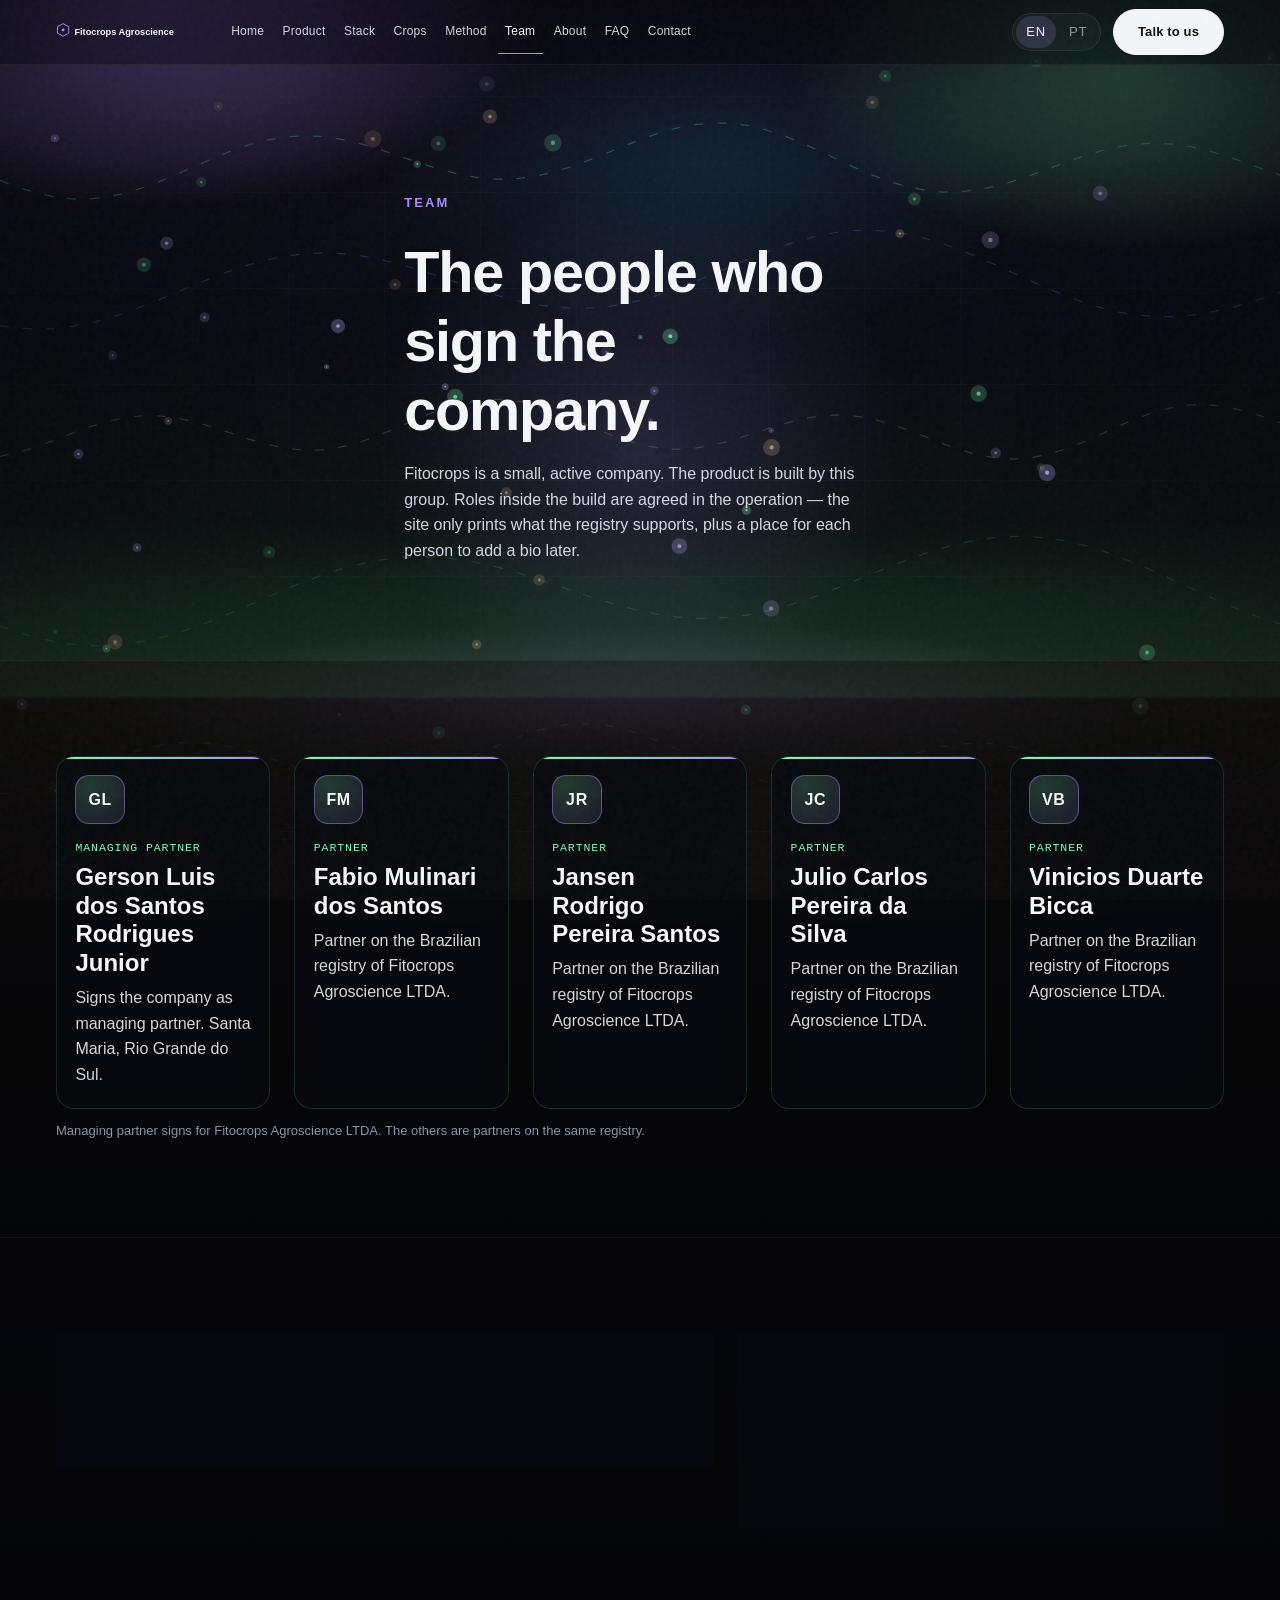
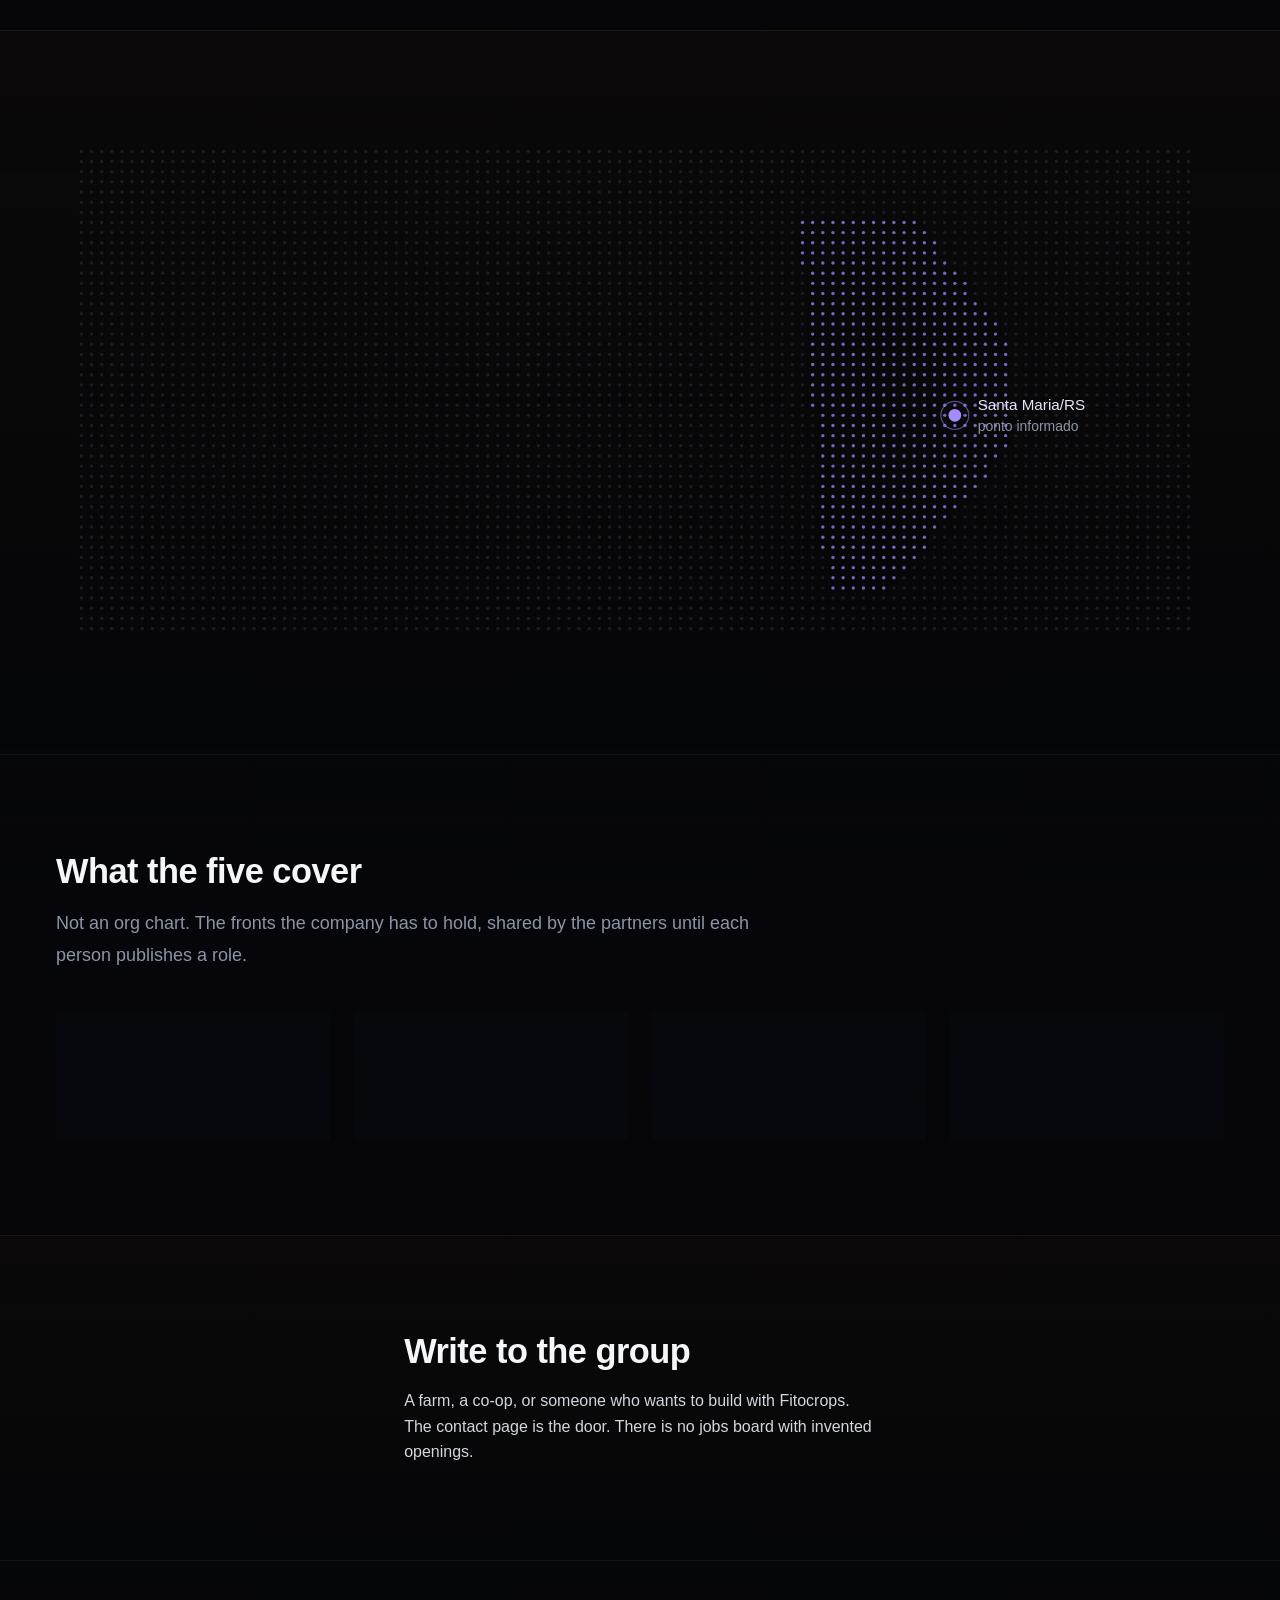
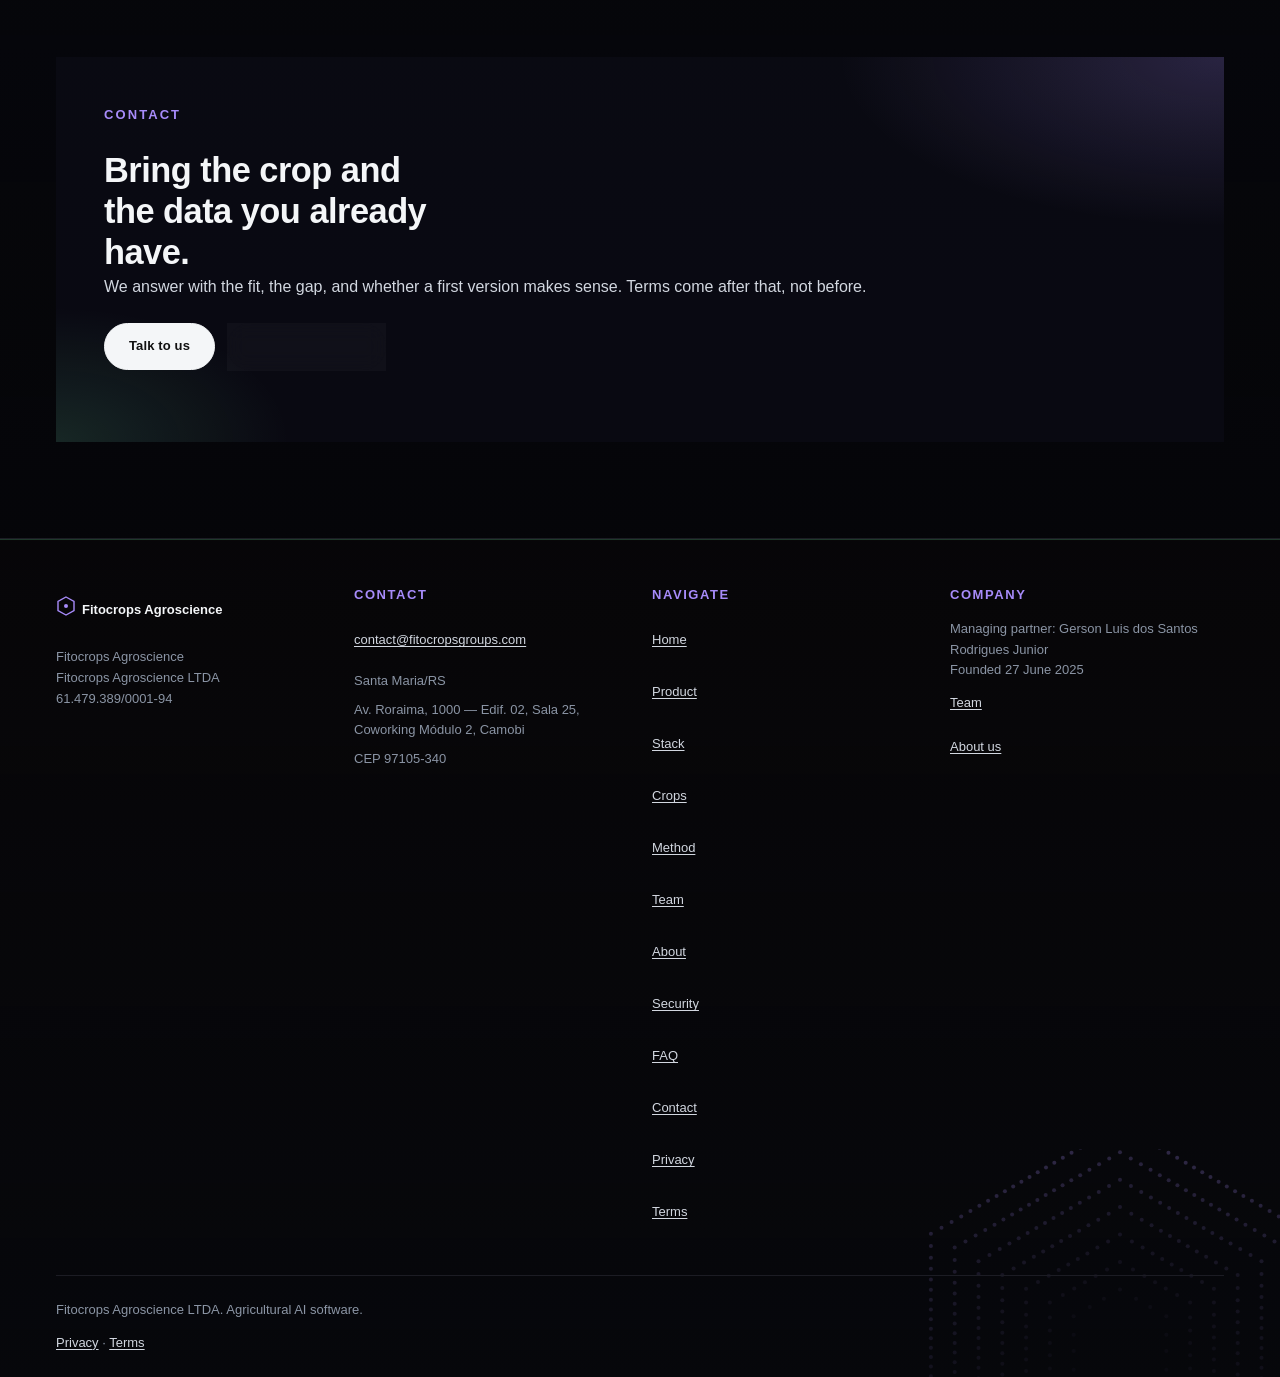
<file: equipe.html>
<!DOCTYPE html>
<html lang="en">
<head>
  <meta charset="utf-8">
  <meta name="viewport" content="width=device-width, initial-scale=1">
  <title data-i18n="team.pageTitle">Team | Fitocrops Agroscience</title>
  <meta name="description" content="Partners of Fitocrops Agroscience LTDA, Santa Maria, Brazil." data-i18n-content="team.pageDesc">
  <link rel="canonical" href="https://[DOMÍNIO]/equipe.html">
  <meta property="og:type" content="website">
  <meta property="og:site_name" content="Fitocrops Agroscience">
  <meta property="og:locale" content="en_US" data-i18n-content="meta.ogLocale">
  <meta property="og:title" content="Team | Fitocrops Agroscience" data-i18n-content="team.pageTitle">
  <meta property="og:description" content="Partners of Fitocrops Agroscience LTDA, Santa Maria, Brazil." data-i18n-content="team.pageDesc">
  <meta property="og:url" content="https://[DOMÍNIO]/equipe.html">
  <meta property="og:image" content="https://[DOMÍNIO]/assets/img/og-default.png">
  <meta name="theme-color" content="#050505">
  <link rel="icon" href="favicon.svg" type="image/svg+xml">
  <link rel="alternate icon" href="favicon.ico">
  <link rel="stylesheet" href="assets/css/tokens.css">
  <link rel="stylesheet" href="assets/css/site.css">
  <link rel="stylesheet" href="assets/css/vitrine.css">
  <link rel="stylesheet" href="assets/css/campo.css">
  <script>document.documentElement.classList.add('js');</script>
  <script src="assets/js/copy.js" defer></script>
  <script src="assets/js/i18n.js" defer></script>
  <script src="assets/js/nav.js" defer></script>
  <script src="assets/js/motion.js" defer></script>
</head>
<body>
  <a class="skip-link" href="#conteudo" data-i18n="skip">Skip to main content</a>
  <header class="cabecalho">
    <div class="container cabecalho__interno">
      <a class="cabecalho__marca" href="index.html">
        <img src="assets/img/logo-provisoria.svg" width="220" height="40" alt="Fitocrops Agroscience — home" data-i18n-alt="logo.alt">
      </a>
      <button class="cabecalho__alternador somente-js" type="button" id="alternador-menu" aria-expanded="false" aria-controls="menu-principal">
        <span class="cabecalho__alternador-barras" aria-hidden="true"></span>
        <span class="visualmente-oculto" data-i18n="nav.open">Open menu</span>
      </button>
      <nav class="cabecalho__nav" id="menu-principal" aria-label="Main" data-i18n-aria="nav.label">
                <ul class="menu">
          <li><a href="index.html" data-i18n="nav.home">Home</a></li>
          <li><a href="servicos.html" data-i18n="nav.product">Product</a></li>
          <li><a href="tecnologia.html" data-i18n="nav.stack">Stack</a></li>
          <li><a href="culturas.html" data-i18n="nav.crops">Crops</a></li>
          <li><a href="metodo.html" data-i18n="nav.method">Method</a></li>
          <li><a href="equipe.html" aria-current="page" data-i18n="nav.team">Team</a></li>
          <li><a href="sobre.html" data-i18n="nav.about">About</a></li>
          <li><a href="faq.html" data-i18n="nav.faq">FAQ</a></li>
          <li><a href="contato.html" class="menu__destaque" data-i18n="nav.contact">Contact</a></li>
        </ul>
      </nav>
      <div class="cabecalho__acoes">
        <div class="idioma" role="group" aria-label="Language" data-i18n-aria="lang.label">
          <button type="button" class="idioma__btn" data-lang-set="en" aria-pressed="true">EN</button>
          <button type="button" class="idioma__btn" data-lang-set="pt" aria-pressed="false">PT</button>
        </div>
        <a class="botao cabecalho__cta" href="contato.html" data-i18n="cta.talk">Talk to us</a>
      </div>
    </div>
  </header>

  <main id="conteudo" tabindex="-1">
    <section class="secao secao--hero">
      <div class="container conteudo-medida empilha">
        <p class="familia-servicos__titulo" data-i18n="team.kicker">Team</p>
        <h1 data-i18n="team.h1">The people who sign the company.</h1>
        <p data-i18n="team.p1">Fitocrops is a small, active company. The product is built by this group.</p>
      </div>
    </section>
    <section class="secao" aria-labelledby="socios">
      <div class="container">
        <h2 id="socios" class="visualmente-oculto" data-i18n="team.title">Five partners. One company.</h2>
        <div class="grade-pessoas grade-pessoas--cinco">
          <article class="pessoa">
            <span class="pessoa__monograma" aria-hidden="true">GL</span>
            <span class="pessoa__cargo" data-i18n="team.roleAdmin">Managing partner</span>
            <h3>Gerson Luis dos Santos Rodrigues Junior</h3>
            <p data-i18n="team.gerson">Signs the company as managing partner. Santa Maria, Rio Grande do Sul.</p>
          </article>
          <article class="pessoa">
            <span class="pessoa__monograma" aria-hidden="true">FM</span>
            <span class="pessoa__cargo" data-i18n="team.role">Partner</span>
            <h3>Fabio Mulinari dos Santos</h3>
            <p data-i18n="team.fabio">Partner on the Brazilian registry of Fitocrops Agroscience LTDA.</p>
          </article>
          <article class="pessoa">
            <span class="pessoa__monograma" aria-hidden="true">JR</span>
            <span class="pessoa__cargo" data-i18n="team.role">Partner</span>
            <h3>Jansen Rodrigo Pereira Santos</h3>
            <p data-i18n="team.jansen">Partner on the Brazilian registry of Fitocrops Agroscience LTDA.</p>
          </article>
          <article class="pessoa">
            <span class="pessoa__monograma" aria-hidden="true">JC</span>
            <span class="pessoa__cargo" data-i18n="team.role">Partner</span>
            <h3>Julio Carlos Pereira da Silva</h3>
            <p data-i18n="team.julio">Partner on the Brazilian registry of Fitocrops Agroscience LTDA.</p>
          </article>
          <article class="pessoa">
            <span class="pessoa__monograma" aria-hidden="true">VB</span>
            <span class="pessoa__cargo" data-i18n="team.role">Partner</span>
            <h3>Vinicios Duarte Bicca</h3>
            <p data-i18n="team.vinicios">Partner on the Brazilian registry of Fitocrops Agroscience LTDA.</p>
          </article>
        </div>
        <p class="nota-amostra" data-i18n="team.note">Managing partner signs for Fitocrops Agroscience LTDA.</p>
      </div>
    </section>
    <section class="secao" aria-labelledby="escritorio">
      <div class="container duas">
        <article class="recorte">
          <h2 id="escritorio" data-i18n="team.officeTitle">Where the company sits</h2>
          <p data-i18n="team.office">Avenida Roraima, 1000.</p>
        </article>
        <article class="recorte">
          <h2 data-i18n="team.signTitle">How a name gets on this page</h2>
          <p data-i18n="team.sign">A partner can send a photo, a short bio, and the work they want named.</p>
        </article>
      </div>
    </section>
    <section class="secao">
      <div class="container">
        <figure class="mapa-pontos">
          <img src="assets/img/mapa-pontos.svg" width="920" height="420" alt="Dotted map with Santa Maria, Brazil marked" data-i18n-alt="map.alt">
        </figure>
      </div>
    </section>
    <section class="secao" aria-labelledby="frentes">
      <div class="container">
        <div class="secao__intro">
          <h2 id="frentes" data-i18n="team.frontTitle">What the five cover</h2>
          <p data-i18n="team.frontLead">Not an org chart.</p>
        </div>
        <div class="grade-entradas">
          <article class="ficha"><h3 data-i18n="team.f1t">The product</h3><p data-i18n="team.f1">Modules, the slip, the words on the dashboard.</p></article>
          <article class="ficha"><h3 data-i18n="team.f2t">The model</h3><p data-i18n="team.f2">Versions, cutoffs, what the model refuses.</p></article>
          <article class="ficha"><h3 data-i18n="team.f3t">The field</h3><p data-i18n="team.f3">The crop problem, in the language of the operation.</p></article>
          <article class="ficha"><h3 data-i18n="team.f4t">The company</h3><p data-i18n="team.f4">Contract, registry, the note that arrives on this site.</p></article>
        </div>
      </div>
    </section>
    <section class="secao">
      <div class="container conteudo-medida empilha">
        <h2 data-i18n="team.writeTitle">Write to the group</h2>
        <p data-i18n="team.write">The contact page is the door.</p>
      </div>
    </section>
    <section class="secao">
      <div class="container">
        <div class="chamada">
          <p class="familia-servicos__titulo" data-i18n="nav.contact">Contact</p>
          <h2 data-i18n="cta.bandTitle">Bring the crop and the data you already have.</h2>
          <p data-i18n="cta.bandLead">We answer with the fit, the gap, and whether a first version makes sense. Terms come after that, not before.</p>
          <div class="fila-botoes">
            <a class="botao" href="contato.html" data-i18n="cta.talk">Talk to us</a>
            <a class="botao botao--secundario" href="servicos.html" data-i18n="cta.product">Read the product</a>
          </div>
        </div>
      </div>
    </section>
  </main>
<footer class="rodape superficie-escura">
    <div class="container">
      <div class="rodape__grade">
        <div class="rodape__coluna">
          <a class="rodape__marca" href="index.html">
            <img src="assets/img/logo-provisoria-branca.svg" width="220" height="40" alt="Fitocrops Agroscience">
          </a>
          <p>Fitocrops Agroscience</p>
          <p>Fitocrops Agroscience LTDA</p>
          <p>61.479.389/0001-94</p>
        </div>
        <div class="rodape__coluna">
          <h2 data-i18n="footer.contact">Contact</h2>
          <ul>
            <li><a href="mailto:contact@fitocropsgroups.com">contact@fitocropsgroups.com</a></li>
            <li>Santa Maria/RS</li>
            <li>Av. Roraima, 1000 — Edif. 02, Sala 25, Coworking Módulo 2, Camobi</li>
            <li>CEP 97105-340</li>
          </ul>
        </div>
        <div class="rodape__coluna">
          <h2 data-i18n="footer.nav">Navigate</h2>
          <ul>
            <li><a href="index.html" data-i18n="nav.home">Home</a></li>
            <li><a href="servicos.html" data-i18n="nav.product">Product</a></li>
            <li><a href="tecnologia.html" data-i18n="nav.stack">Stack</a></li>
            <li><a href="culturas.html" data-i18n="nav.crops">Crops</a></li>
            <li><a href="metodo.html" data-i18n="nav.method">Method</a></li>
            <li><a href="equipe.html" data-i18n="nav.team">Team</a></li>
            <li><a href="sobre.html" data-i18n="nav.about">About</a></li>
            <li><a href="seguranca.html" data-i18n="nav.security">Security</a></li>
            <li><a href="faq.html" data-i18n="nav.faq">FAQ</a></li>
            <li><a href="contato.html" data-i18n="nav.contact">Contact</a></li>
            <li><a href="privacidade.html" data-i18n="nav.privacy">Privacy</a></li>
            <li><a href="termos.html" data-i18n="nav.terms">Terms</a></li>
          </ul>
        </div>
        <div class="rodape__coluna">
          <h2 data-i18n="footer.company">Company</h2>
          <p data-i18n="footer.lead">Managing partner: Gerson Luis dos Santos Rodrigues Junior</p>
          <p data-i18n="footer.founded">Founded 27 June 2025</p>
          <p><a href="equipe.html" data-i18n="nav.team">Team</a></p>
          <p><a href="sobre.html" data-i18n="footer.who">About us</a></p>
        </div>
      </div>
      <div class="rodape__base">
        <p data-i18n="footer.legal">Fitocrops Agroscience LTDA. Agricultural AI software.</p>
        <p><a href="privacidade.html" data-i18n="nav.privacy">Privacy</a> · <a href="termos.html" data-i18n="nav.terms">Terms</a></p>
      </div>
    </div>
  </footer>
</body>
</html>
</file>
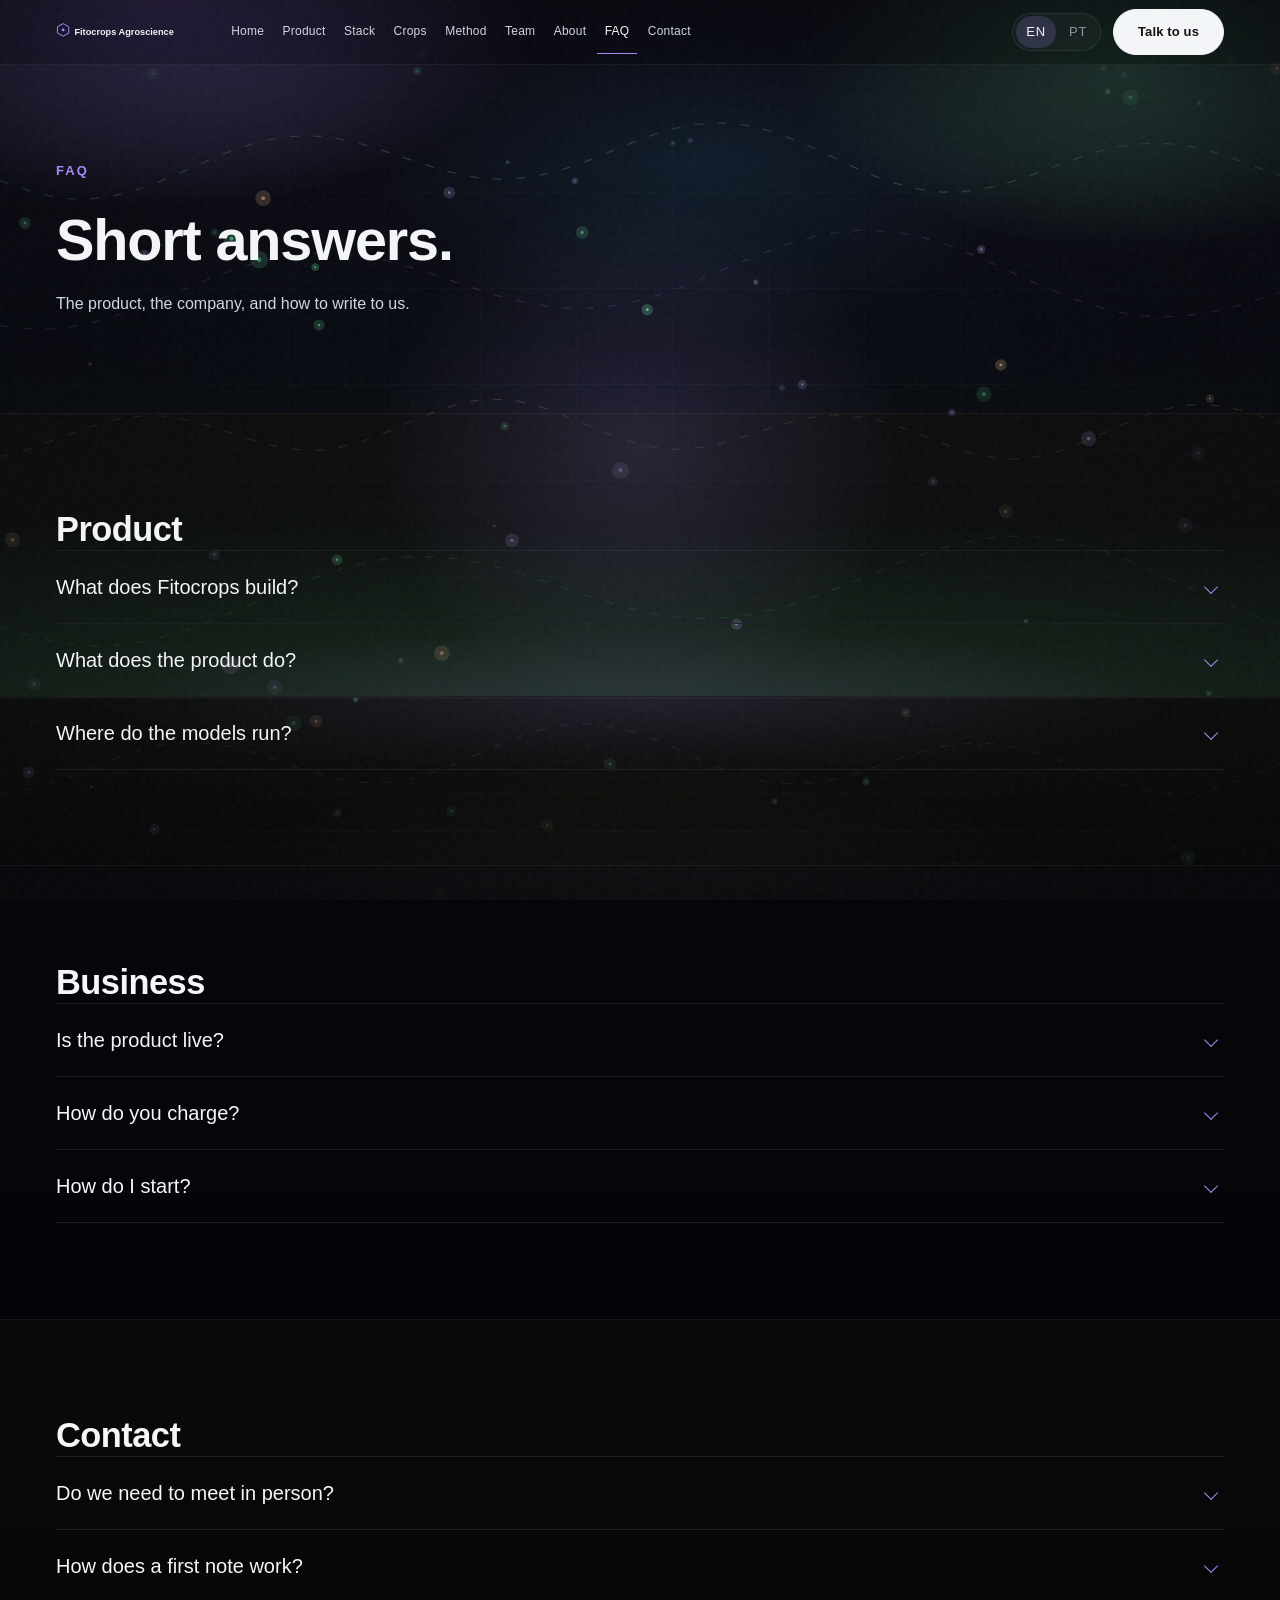
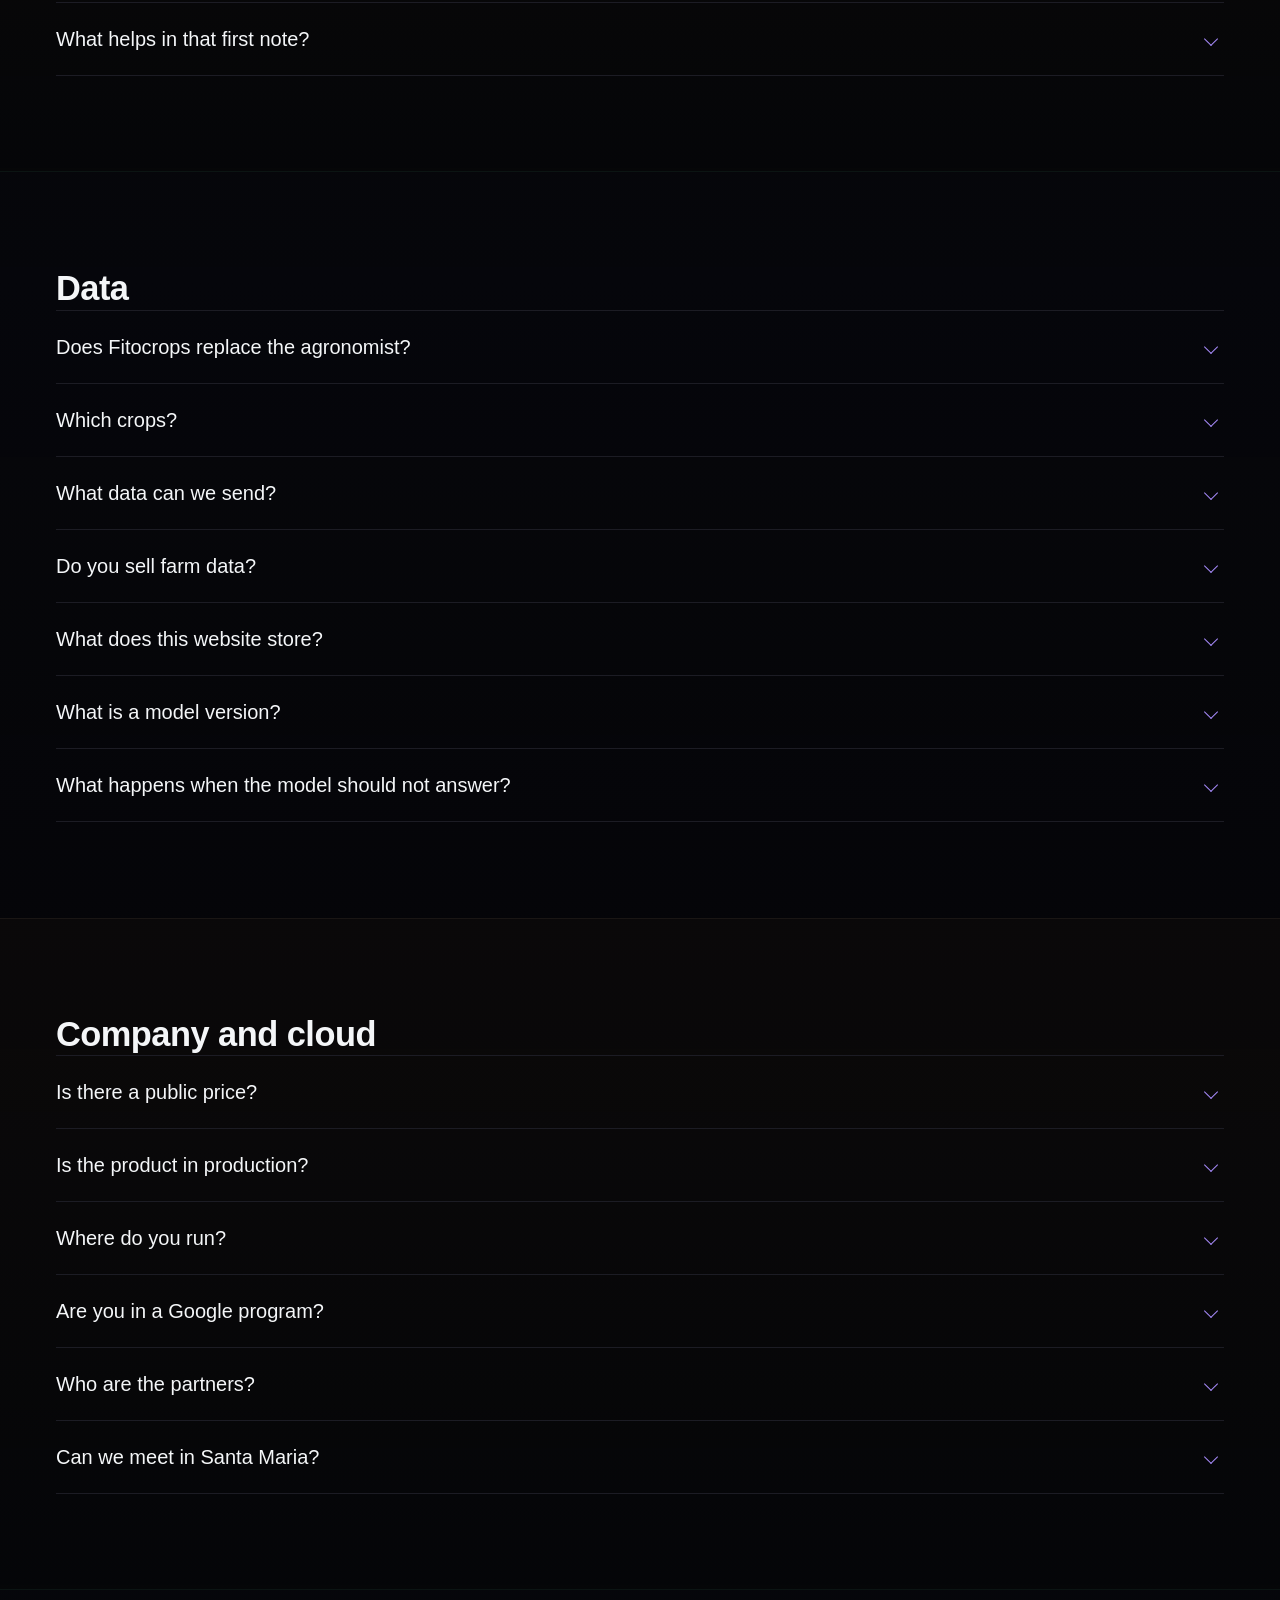
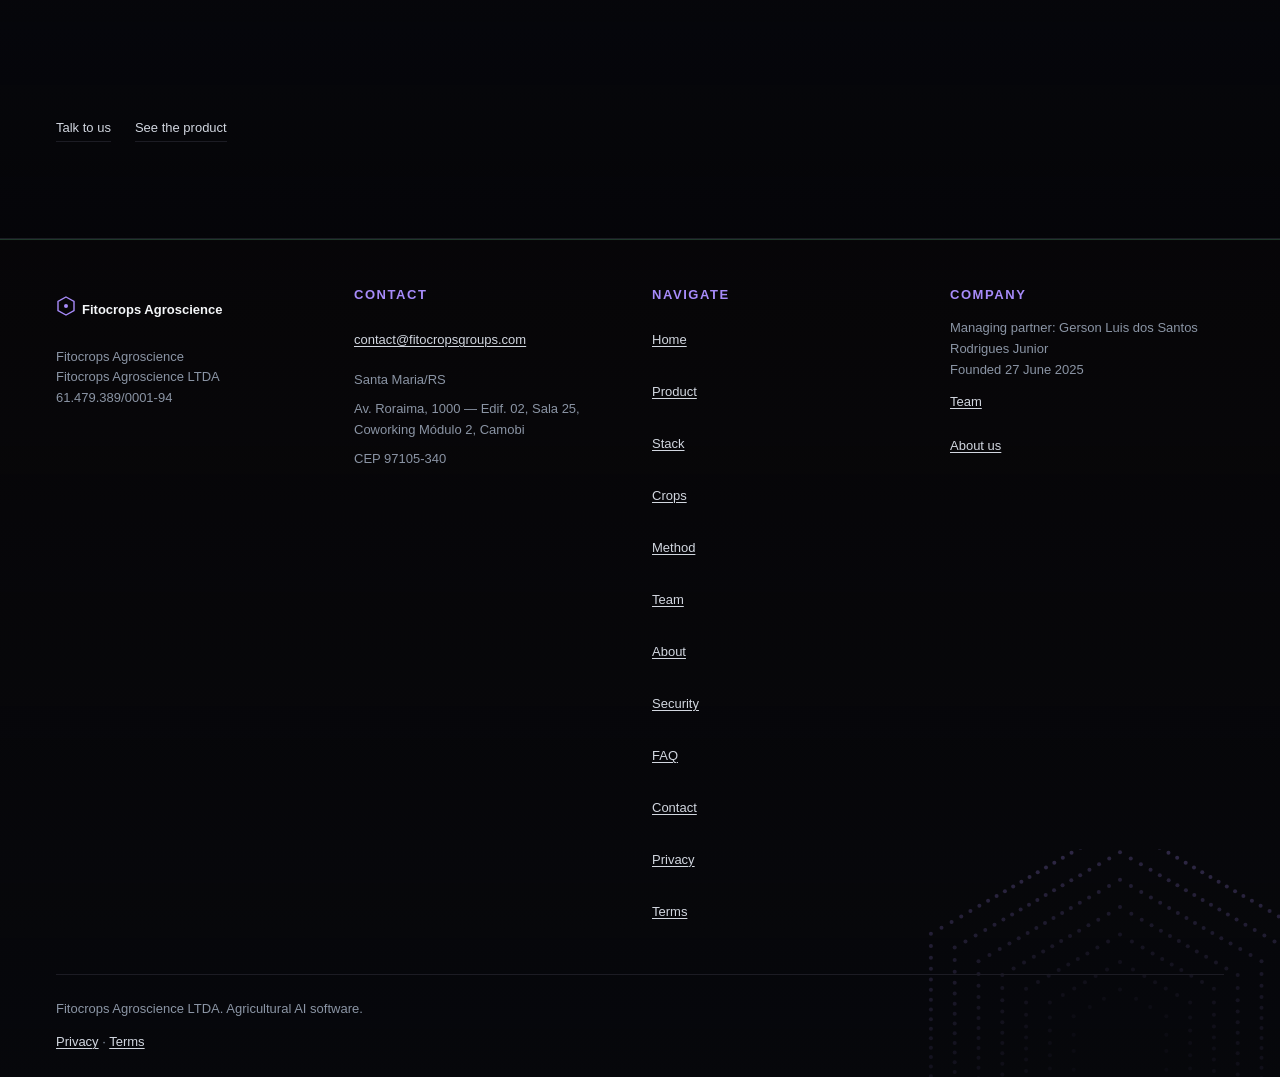
<file: faq.html>
<!DOCTYPE html>
<html lang="en">
<head>
  <meta charset="utf-8">
  <meta name="viewport" content="width=device-width, initial-scale=1">
  <title data-i18n="faq.title">FAQ | Fitocrops Agroscience</title>
  <meta name="description" content="What Fitocrops builds, how the product works, and how to reach us." data-i18n-content="faq.description">
  <link rel="canonical" href="https://[DOMÍNIO]/faq.html">
  <meta property="og:type" content="website">
  <meta property="og:site_name" content="Fitocrops Agroscience">
  <meta property="og:locale" content="en_US" data-i18n-content="meta.ogLocale">
  <meta property="og:title" content="FAQ | Fitocrops Agroscience" data-i18n-content="faq.title">
  <meta property="og:description" content="What Fitocrops builds, how the product works, and how to reach us." data-i18n-content="faq.description">
  <meta property="og:url" content="https://[DOMÍNIO]/faq.html">
  <meta property="og:image" content="https://[DOMÍNIO]/assets/img/og-default.png">
  <meta name="theme-color" content="#050505">
  <link rel="icon" href="favicon.svg" type="image/svg+xml">
  <link rel="alternate icon" href="favicon.ico">
  <link rel="stylesheet" href="assets/css/tokens.css">
  <link rel="stylesheet" href="assets/css/site.css">
  <link rel="stylesheet" href="assets/css/vitrine.css">
  <link rel="stylesheet" href="assets/css/campo.css">
  <script>document.documentElement.classList.add('js');</script>
  <script src="assets/js/copy.js" defer></script>
  <script src="assets/js/i18n.js" defer></script>
  <script src="assets/js/nav.js" defer></script>
  <script src="assets/js/faq.js" defer></script>
  <script src="assets/js/motion.js" defer></script>
  <script type="application/ld+json">
  {
    "@context": "https://schema.org",
    "@type": "FAQPage",
    "mainEntity": [
      {
        "@type": "Question",
        "name": "What does Fitocrops build?",
        "acceptedAnswer": {
          "@type": "Answer",
          "text": "An agricultural AI platform. Farm data goes in. A model reads it. A recommendation shows up on the grower's dashboard. We sell that software on a subscription."
        }
      },
      {
        "@type": "Question",
        "name": "What does the product do?",
        "acceptedAnswer": {
          "@type": "Answer",
          "text": "Five modules: field vision, a data pipeline, models on Vertex AI, an inference endpoint, and a grower dashboard."
        }
      },
      {
        "@type": "Question",
        "name": "Where do the models run?",
        "acceptedAnswer": {
          "@type": "Answer",
          "text": "They train and serve on Vertex AI. History sits in BigQuery. Raw files go to Cloud Storage. The API runs on Cloud Run."
        }
      },
      {
        "@type": "Question",
        "name": "Is the product live?",
        "acceptedAnswer": {
          "@type": "Answer",
          "text": "The company opened on 27 June 2025. We are building the product. This site describes that work."
        }
      },
      {
        "@type": "Question",
        "name": "How do you charge?",
        "acceptedAnswer": {
          "@type": "Answer",
          "text": "A subscription to the platform. We do not publish a price list. We set terms after we see the operation."
        }
      }
    ]
  }
  </script>
</head>
<body>
  <a class="skip-link" href="#conteudo" data-i18n="skip">Skip to main content</a>
  <header class="cabecalho">
    <div class="container cabecalho__interno">
      <a class="cabecalho__marca" href="index.html">
        <img src="assets/img/logo-provisoria.svg" width="220" height="40" alt="Fitocrops Agroscience — home" data-i18n-alt="logo.alt">
      </a>
      <button class="cabecalho__alternador somente-js" type="button" id="alternador-menu" aria-expanded="false" aria-controls="menu-principal">
        <span class="cabecalho__alternador-barras" aria-hidden="true"></span>
        <span class="visualmente-oculto" data-i18n="nav.open">Open menu</span>
      </button>
      <nav class="cabecalho__nav" id="menu-principal" aria-label="Main" data-i18n-aria="nav.label">
                <ul class="menu">
          <li><a href="index.html" data-i18n="nav.home">Home</a></li>
          <li><a href="servicos.html" data-i18n="nav.product">Product</a></li>
          <li><a href="tecnologia.html" data-i18n="nav.stack">Stack</a></li>
          <li><a href="culturas.html" data-i18n="nav.crops">Crops</a></li>
          <li><a href="metodo.html" data-i18n="nav.method">Method</a></li>
          <li><a href="equipe.html" data-i18n="nav.team">Team</a></li>
          <li><a href="sobre.html" data-i18n="nav.about">About</a></li>
          <li><a href="faq.html" aria-current="page" data-i18n="nav.faq">FAQ</a></li>
          <li><a href="contato.html" class="menu__destaque" data-i18n="nav.contact">Contact</a></li>
        </ul>
      </nav>
      <div class="cabecalho__acoes">
        <div class="idioma" role="group" aria-label="Language" data-i18n-aria="lang.label">
          <button type="button" class="idioma__btn" data-lang-set="en" aria-pressed="true">EN</button>
          <button type="button" class="idioma__btn" data-lang-set="pt" aria-pressed="false">PT</button>
        </div>
        <a class="botao cabecalho__cta" href="contato.html" data-i18n="cta.talk">Talk to us</a>
      </div>
    </div>
  </header>

  <main id="conteudo" tabindex="-1">
    <section class="secao">
      <div class="container">
        <div class="conteudo-medida empilha">
          <p class="familia-servicos__titulo" data-i18n="faq.kicker">FAQ</p>
          <h1 data-i18n="faq.h1">Short answers.</h1>
          <p data-i18n="faq.lead">The product, the company, and how to write to us.</p>
        </div>
      </div>
    </section>

    <section class="secao" aria-labelledby="faq-produto">
      <div class="container">
        <h2 id="faq-produto" data-i18n="faq.s1">Product</h2>
        <div class="acordeao" data-acordeao>
          <h3 class="acordeao__titulo">
            <button type="button" class="acordeao__gatilho" id="pergunta-1" aria-expanded="false" aria-controls="resposta-1" data-i18n="faq.q1">What does Fitocrops build?</button>
          </h3>
          <div class="acordeao__painel" id="resposta-1" role="region" aria-labelledby="pergunta-1">
            <p data-i18n="faq.a1">An agricultural AI platform. Farm data goes in. A model reads it. A recommendation shows up on the grower’s dashboard. We sell that software on a subscription.</p>
          </div>
          <h3 class="acordeao__titulo">
            <button type="button" class="acordeao__gatilho" id="pergunta-2" aria-expanded="false" aria-controls="resposta-2" data-i18n="faq.q2">What does the product do?</button>
          </h3>
          <div class="acordeao__painel" id="resposta-2" role="region" aria-labelledby="pergunta-2">
            <p data-i18n="faq.a2">Five modules: field vision, a data pipeline, models on Vertex AI, an inference endpoint, and a grower dashboard.</p>
          </div>
          <h3 class="acordeao__titulo">
            <button type="button" class="acordeao__gatilho" id="pergunta-3" aria-expanded="false" aria-controls="resposta-3" data-i18n="faq.q3">Where do the models run?</button>
          </h3>
          <div class="acordeao__painel" id="resposta-3" role="region" aria-labelledby="pergunta-3">
            <p data-i18n="faq.a3">They train and serve on Vertex AI. History sits in BigQuery. Raw files go to Cloud Storage. The API runs on Cloud Run.</p>
          </div>
        </div>
      </div>
    </section>

    <section class="secao" aria-labelledby="faq-negocio">
      <div class="container">
        <h2 id="faq-negocio" data-i18n="faq.s2">Business</h2>
        <div class="acordeao" data-acordeao>
          <h3 class="acordeao__titulo">
            <button type="button" class="acordeao__gatilho" id="pergunta-4" aria-expanded="false" aria-controls="resposta-4" data-i18n="faq.q4">Is the product live?</button>
          </h3>
          <div class="acordeao__painel" id="resposta-4" role="region" aria-labelledby="pergunta-4">
            <p data-i18n="faq.a4">The company opened on 27 June 2025. We are building the product. This site describes that work.</p>
          </div>
          <h3 class="acordeao__titulo">
            <button type="button" class="acordeao__gatilho" id="pergunta-5" aria-expanded="false" aria-controls="resposta-5" data-i18n="faq.q5">How do you charge?</button>
          </h3>
          <div class="acordeao__painel" id="resposta-5" role="region" aria-labelledby="pergunta-5">
            <p data-i18n="faq.a5">A subscription to the platform. We do not publish a price list. We set terms after we see the operation.</p>
          </div>
          <h3 class="acordeao__titulo">
            <button type="button" class="acordeao__gatilho" id="pergunta-6" aria-expanded="false" aria-controls="resposta-6" data-i18n="faq.q6">How do I start?</button>
          </h3>
          <div class="acordeao__painel" id="resposta-6" role="region" aria-labelledby="pergunta-6">
            <p data-i18n="faq.a6">Write the crop and the data you already have. We take it from there.</p>
          </div>
        </div>
      </div>
    </section>

    <section class="secao" aria-labelledby="faq-contato">
      <div class="container">
        <h2 id="faq-contato" data-i18n="faq.s3">Contact</h2>
        <div class="acordeao" data-acordeao>
          <h3 class="acordeao__titulo">
            <button type="button" class="acordeao__gatilho" id="pergunta-7" aria-expanded="false" aria-controls="resposta-7" data-i18n="faq.q7">Do we need to meet in person?</button>
          </h3>
          <div class="acordeao__painel" id="resposta-7" role="region" aria-labelledby="pergunta-7">
            <p data-i18n="faq.a7">No. Remote is fine. The office is in Santa Maria, Brazil.</p>
          </div>
          <h3 class="acordeao__titulo">
            <button type="button" class="acordeao__gatilho" id="pergunta-8" aria-expanded="false" aria-controls="resposta-8" data-i18n="faq.q8">How does a first note work?</button>
          </h3>
          <div class="acordeao__painel" id="resposta-8" role="region" aria-labelledby="pergunta-8">
            <p data-i18n="faq.a8">Write the crop, the data you already have, and what you want from the note.</p>
          </div>
          <h3 class="acordeao__titulo">
            <button type="button" class="acordeao__gatilho" id="pergunta-9" aria-expanded="false" aria-controls="resposta-9" data-i18n="faq.q9">What helps in that first note?</button>
          </h3>
          <div class="acordeao__painel" id="resposta-9" role="region" aria-labelledby="pergunta-9">
            <p data-i18n="faq.a9">The crop. Whether you already have images, weather, or machine logs. How you want a reply. Sensitive files can wait.</p>
          </div>
        </div>
      </div>
    </section>


    <section class="secao" aria-labelledby="faq-dado">
      <div class="container">
        <h2 id="faq-dado" data-i18n="faq.s4">Data</h2>
        <div class="acordeao" data-acordeao>
          <h3 class="acordeao__titulo"><button type="button" class="acordeao__gatilho" id="pergunta-10" aria-expanded="false" aria-controls="resposta-10" data-i18n="faq.q10">Does Fitocrops replace the agronomist?</button></h3>
          <div class="acordeao__painel" id="resposta-10" role="region" aria-labelledby="pergunta-10"><p data-i18n="faq.a10">No.</p></div>
          <h3 class="acordeao__titulo"><button type="button" class="acordeao__gatilho" id="pergunta-11" aria-expanded="false" aria-controls="resposta-11" data-i18n="faq.q11">Which crops?</button></h3>
          <div class="acordeao__painel" id="resposta-11" role="region" aria-labelledby="pergunta-11"><p data-i18n="faq.a11">Soy, rice, corn, wheat, pasture, and horticulture.</p></div>
          <h3 class="acordeao__titulo"><button type="button" class="acordeao__gatilho" id="pergunta-12" aria-expanded="false" aria-controls="resposta-12" data-i18n="faq.q12">What data can we send?</button></h3>
          <div class="acordeao__painel" id="resposta-12" role="region" aria-labelledby="pergunta-12"><p data-i18n="faq.a12">Whatever the farm already keeps.</p></div>
          <h3 class="acordeao__titulo"><button type="button" class="acordeao__gatilho" id="pergunta-13" aria-expanded="false" aria-controls="resposta-13" data-i18n="faq.q13">Do you sell farm data?</button></h3>
          <div class="acordeao__painel" id="resposta-13" role="region" aria-labelledby="pergunta-13"><p data-i18n="faq.a13">No.</p></div>
          <h3 class="acordeao__titulo"><button type="button" class="acordeao__gatilho" id="pergunta-19" aria-expanded="false" aria-controls="resposta-19" data-i18n="faq.q19">What does this website store?</button></h3>
          <div class="acordeao__painel" id="resposta-19" role="region" aria-labelledby="pergunta-19"><p data-i18n="faq.a19">Language and an intro flag.</p></div>
          <h3 class="acordeao__titulo"><button type="button" class="acordeao__gatilho" id="pergunta-20" aria-expanded="false" aria-controls="resposta-20" data-i18n="faq.q20">What is a model version?</button></h3>
          <div class="acordeao__painel" id="resposta-20" role="region" aria-labelledby="pergunta-20"><p data-i18n="faq.a20">A pinned run.</p></div>
          <h3 class="acordeao__titulo"><button type="button" class="acordeao__gatilho" id="pergunta-21" aria-expanded="false" aria-controls="resposta-21" data-i18n="faq.q21">What happens when the model should not answer?</button></h3>
          <div class="acordeao__painel" id="resposta-21" role="region" aria-labelledby="pergunta-21"><p data-i18n="faq.a21">It returns a miss.</p></div>
        </div>
      </div>
    </section>
    <section class="secao" aria-labelledby="faq-nuvem">
      <div class="container">
        <h2 id="faq-nuvem" data-i18n="faq.s5">Company and cloud</h2>
        <div class="acordeao" data-acordeao>
          <h3 class="acordeao__titulo"><button type="button" class="acordeao__gatilho" id="pergunta-14" aria-expanded="false" aria-controls="resposta-14" data-i18n="faq.q14">Is there a public price?</button></h3>
          <div class="acordeao__painel" id="resposta-14" role="region" aria-labelledby="pergunta-14"><p data-i18n="faq.a14">No.</p></div>
          <h3 class="acordeao__titulo"><button type="button" class="acordeao__gatilho" id="pergunta-15" aria-expanded="false" aria-controls="resposta-15" data-i18n="faq.q15">Is the product in production?</button></h3>
          <div class="acordeao__painel" id="resposta-15" role="region" aria-labelledby="pergunta-15"><p data-i18n="faq.a15">The company is active. The product is in build.</p></div>
          <h3 class="acordeao__titulo"><button type="button" class="acordeao__gatilho" id="pergunta-16" aria-expanded="false" aria-controls="resposta-16" data-i18n="faq.q16">Where do you run?</button></h3>
          <div class="acordeao__painel" id="resposta-16" role="region" aria-labelledby="pergunta-16"><p data-i18n="faq.a16">On Google Cloud.</p></div>
          <h3 class="acordeao__titulo"><button type="button" class="acordeao__gatilho" id="pergunta-17" aria-expanded="false" aria-controls="resposta-17" data-i18n="faq.q17">Are you in a Google program?</button></h3>
          <div class="acordeao__painel" id="resposta-17" role="region" aria-labelledby="pergunta-17"><p data-i18n="faq.a17">This site does not display a program badge.</p></div>
          <h3 class="acordeao__titulo"><button type="button" class="acordeao__gatilho" id="pergunta-18" aria-expanded="false" aria-controls="resposta-18" data-i18n="faq.q18">Who are the partners?</button></h3>
          <div class="acordeao__painel" id="resposta-18" role="region" aria-labelledby="pergunta-18"><p data-i18n="faq.a18">Five partners on the registry.</p></div>
          <h3 class="acordeao__titulo"><button type="button" class="acordeao__gatilho" id="pergunta-22" aria-expanded="false" aria-controls="resposta-22" data-i18n="faq.q22">Can we meet in Santa Maria?</button></h3>
          <div class="acordeao__painel" id="resposta-22" role="region" aria-labelledby="pergunta-22"><p data-i18n="faq.a22">Yes.</p></div>
        </div>
      </div>
    </section>

    <section class="secao">
      <div class="container">
        <p class="fecho-secao">
          <a href="contato.html" data-i18n="cta.talk">Talk to us</a>
          <a href="servicos.html" data-i18n="home.see">See the product</a>
        </p>
      </div>
    </section>
  </main>

  <footer class="rodape superficie-escura">
    <div class="container">
      <div class="rodape__grade">
        <div class="rodape__coluna">
          <a class="rodape__marca" href="index.html">
            <img src="assets/img/logo-provisoria-branca.svg" width="220" height="40" alt="Fitocrops Agroscience">
          </a>
          <p>Fitocrops Agroscience</p>
          <p>Fitocrops Agroscience LTDA</p>
          <p>61.479.389/0001-94</p>
        </div>
        <div class="rodape__coluna">
          <h2 data-i18n="footer.contact">Contact</h2>
          <ul>
            <li><a href="mailto:contact@fitocropsgroups.com">contact@fitocropsgroups.com</a></li>
            <li>Santa Maria/RS</li>
            <li>Av. Roraima, 1000 — Edif. 02, Sala 25, Coworking Módulo 2, Camobi</li>
            <li>CEP 97105-340</li>
          </ul>
        </div>
        <div class="rodape__coluna">
          <h2 data-i18n="footer.nav">Navigate</h2>
          <ul>
            <li><a href="index.html" data-i18n="nav.home">Home</a></li>
            <li><a href="servicos.html" data-i18n="nav.product">Product</a></li>
            <li><a href="tecnologia.html" data-i18n="nav.stack">Stack</a></li>
            <li><a href="culturas.html" data-i18n="nav.crops">Crops</a></li>
            <li><a href="metodo.html" data-i18n="nav.method">Method</a></li>
            <li><a href="equipe.html" data-i18n="nav.team">Team</a></li>
            <li><a href="sobre.html" data-i18n="nav.about">About</a></li>
            <li><a href="seguranca.html" data-i18n="nav.security">Security</a></li>
            <li><a href="faq.html" data-i18n="nav.faq">FAQ</a></li>
            <li><a href="contato.html" data-i18n="nav.contact">Contact</a></li>
            <li><a href="privacidade.html" data-i18n="nav.privacy">Privacy</a></li>
            <li><a href="termos.html" data-i18n="nav.terms">Terms</a></li>
          </ul>
        </div>
        <div class="rodape__coluna">
          <h2 data-i18n="footer.company">Company</h2>
          <p data-i18n="footer.lead">Managing partner: Gerson Luis dos Santos Rodrigues Junior</p>
          <p data-i18n="footer.founded">Founded 27 June 2025</p>
          <p><a href="equipe.html" data-i18n="nav.team">Team</a></p>
          <p><a href="sobre.html" data-i18n="footer.who">About us</a></p>
        </div>
      </div>
      <div class="rodape__base">
        <p data-i18n="footer.legal">Fitocrops Agroscience LTDA. Agricultural AI software.</p>
        <p><a href="privacidade.html" data-i18n="nav.privacy">Privacy</a> · <a href="termos.html" data-i18n="nav.terms">Terms</a></p>
      </div>
    </div>
  </footer>
</body>
</html>
</file>
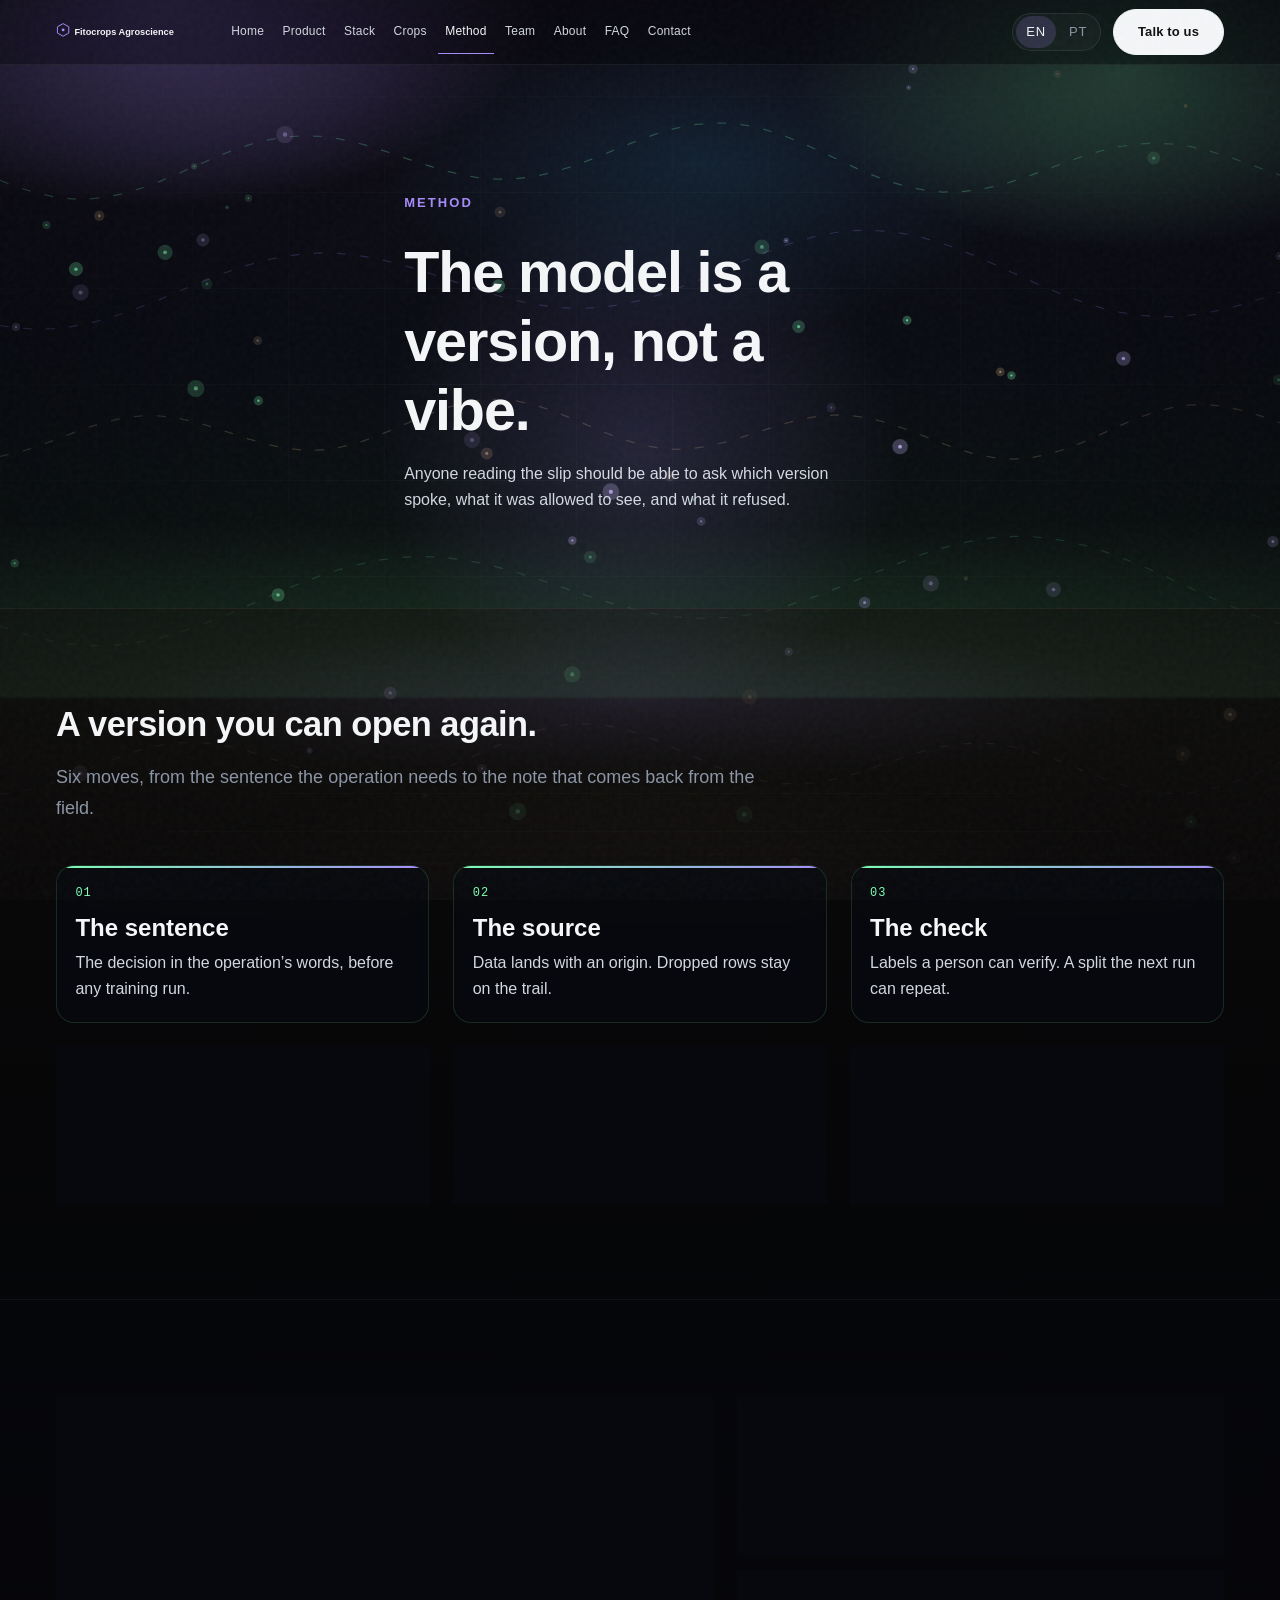
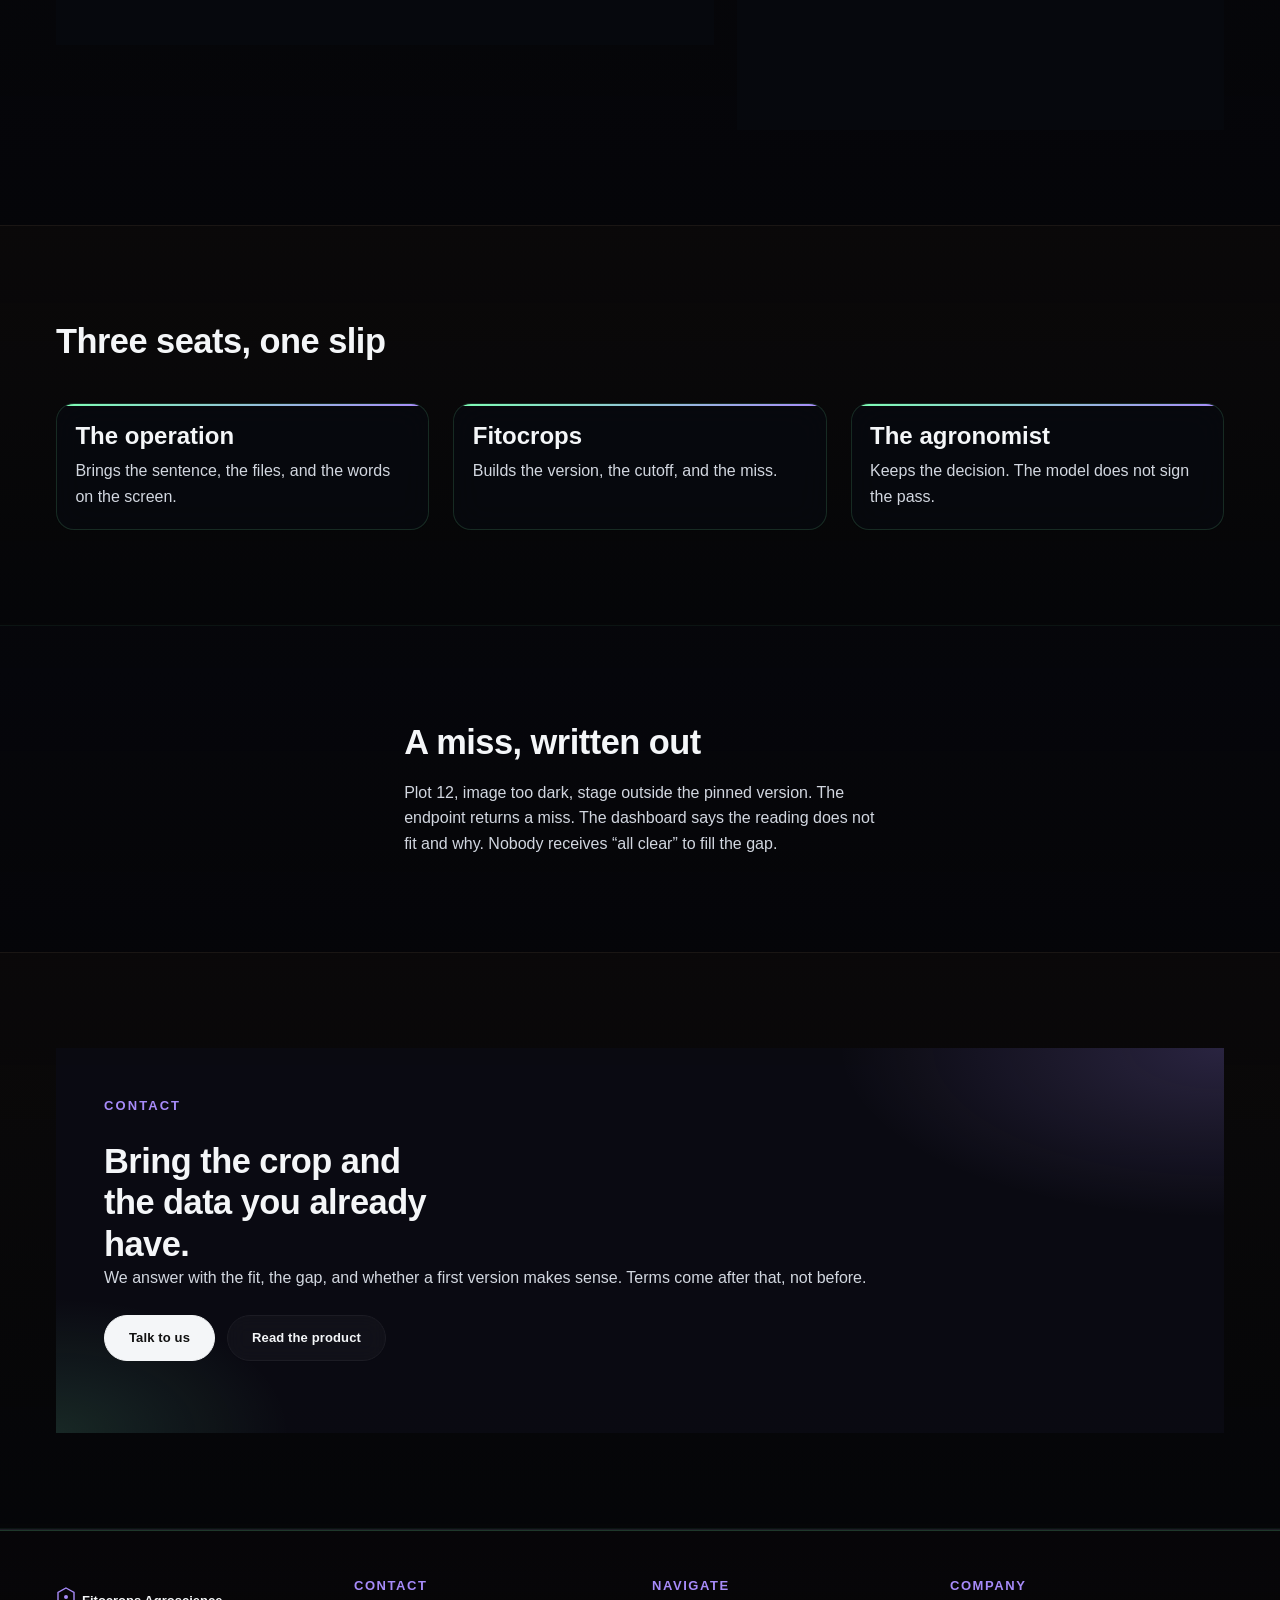
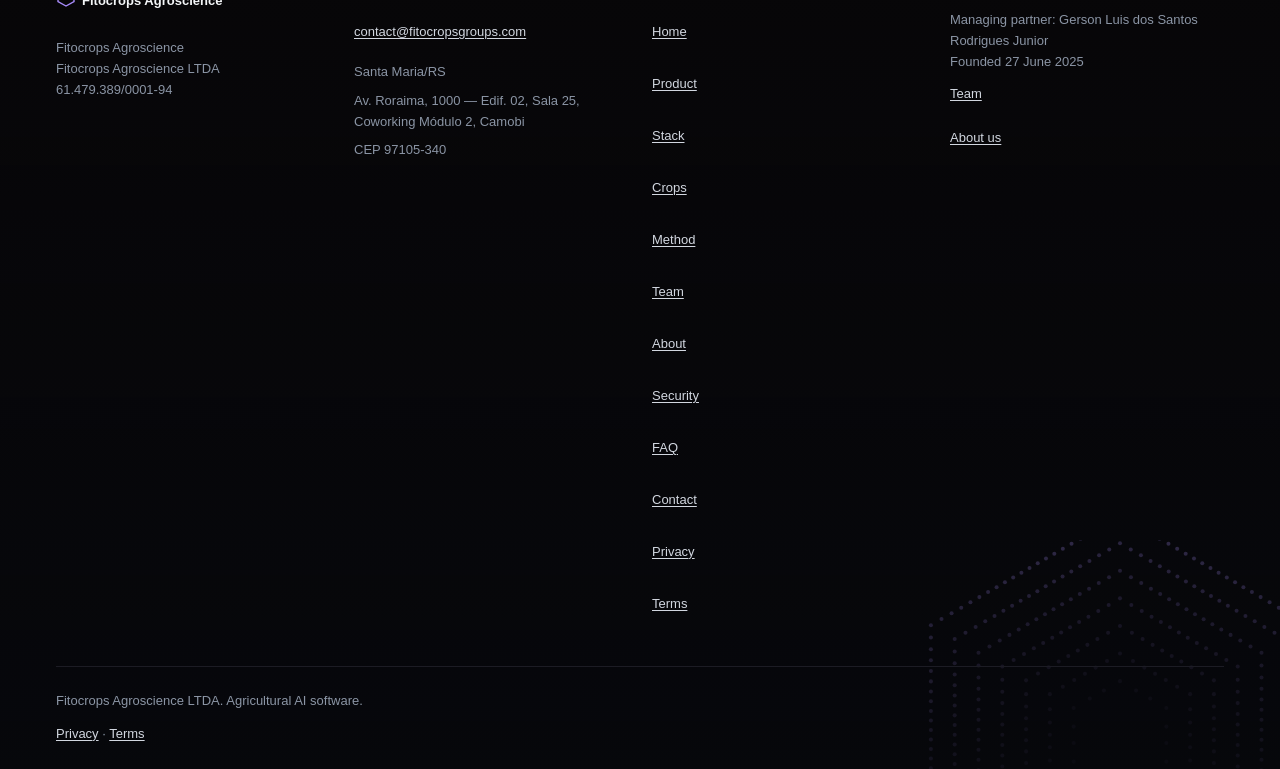
<file: metodo.html>
<!DOCTYPE html>
<html lang="en">
<head>
  <meta charset="utf-8">
  <meta name="viewport" content="width=device-width, initial-scale=1">
  <title data-i18n="meth.pageTitle">Method | Fitocrops Agroscience</title>
  <meta name="description" content="How a Fitocrops model is framed, versioned, cut off, and corrected from the field." data-i18n-content="meth.pageDesc">
  <link rel="canonical" href="https://[DOMÍNIO]/metodo.html">
  <meta property="og:type" content="website">
  <meta property="og:site_name" content="Fitocrops Agroscience">
  <meta property="og:locale" content="en_US" data-i18n-content="meta.ogLocale">
  <meta property="og:title" content="Method | Fitocrops Agroscience" data-i18n-content="meth.pageTitle">
  <meta property="og:description" content="How a Fitocrops model is framed, versioned, cut off, and corrected from the field." data-i18n-content="meth.pageDesc">
  <meta property="og:url" content="https://[DOMÍNIO]/metodo.html">
  <meta property="og:image" content="https://[DOMÍNIO]/assets/img/og-default.png">
  <meta name="theme-color" content="#050505">
  <link rel="icon" href="favicon.svg" type="image/svg+xml">
  <link rel="alternate icon" href="favicon.ico">
  <link rel="stylesheet" href="assets/css/tokens.css">
  <link rel="stylesheet" href="assets/css/site.css">
  <link rel="stylesheet" href="assets/css/vitrine.css">
  <link rel="stylesheet" href="assets/css/campo.css">
  <script>document.documentElement.classList.add('js');</script>
  <script src="assets/js/copy.js" defer></script>
  <script src="assets/js/i18n.js" defer></script>
  <script src="assets/js/nav.js" defer></script>
  <script src="assets/js/motion.js" defer></script>
</head>
<body>
  <a class="skip-link" href="#conteudo" data-i18n="skip">Skip to main content</a>
  <header class="cabecalho">
    <div class="container cabecalho__interno">
      <a class="cabecalho__marca" href="index.html">
        <img src="assets/img/logo-provisoria.svg" width="220" height="40" alt="Fitocrops Agroscience — home" data-i18n-alt="logo.alt">
      </a>
      <button class="cabecalho__alternador somente-js" type="button" id="alternador-menu" aria-expanded="false" aria-controls="menu-principal">
        <span class="cabecalho__alternador-barras" aria-hidden="true"></span>
        <span class="visualmente-oculto" data-i18n="nav.open">Open menu</span>
      </button>
      <nav class="cabecalho__nav" id="menu-principal" aria-label="Main" data-i18n-aria="nav.label">
                <ul class="menu">
          <li><a href="index.html" data-i18n="nav.home">Home</a></li>
          <li><a href="servicos.html" data-i18n="nav.product">Product</a></li>
          <li><a href="tecnologia.html" data-i18n="nav.stack">Stack</a></li>
          <li><a href="culturas.html" data-i18n="nav.crops">Crops</a></li>
          <li><a href="metodo.html" aria-current="page" data-i18n="nav.method">Method</a></li>
          <li><a href="equipe.html" data-i18n="nav.team">Team</a></li>
          <li><a href="sobre.html" data-i18n="nav.about">About</a></li>
          <li><a href="faq.html" data-i18n="nav.faq">FAQ</a></li>
          <li><a href="contato.html" class="menu__destaque" data-i18n="nav.contact">Contact</a></li>
        </ul>
      </nav>
      <div class="cabecalho__acoes">
        <div class="idioma" role="group" aria-label="Language" data-i18n-aria="lang.label">
          <button type="button" class="idioma__btn" data-lang-set="en" aria-pressed="true">EN</button>
          <button type="button" class="idioma__btn" data-lang-set="pt" aria-pressed="false">PT</button>
        </div>
        <a class="botao cabecalho__cta" href="contato.html" data-i18n="cta.talk">Talk to us</a>
      </div>
    </div>
  </header>

  <main id="conteudo" tabindex="-1">
    <section class="secao secao--hero">
      <div class="container conteudo-medida empilha">
        <p class="familia-servicos__titulo" data-i18n="meth.kicker">Method</p>
        <h1 data-i18n="meth.h1">The model is a version, not a vibe.</h1>
        <p data-i18n="meth.p1">Anyone reading the slip should be able to ask which version spoke.</p>
      </div>
    </section>
    <section class="secao" aria-labelledby="passos-metodo">
      <div class="container">
        <div class="secao__intro">
          <h2 id="passos-metodo" data-i18n="meth.title">A version you can open again.</h2>
          <p data-i18n="meth.lead">Six moves.</p>
        </div>
        <div class="grade-densa">
          <article class="ficha"><span class="ficha__num">01</span><h3 data-i18n="meth.1t">The sentence</h3><p data-i18n="meth.1">The decision in the operation’s words.</p></article>
          <article class="ficha"><span class="ficha__num">02</span><h3 data-i18n="meth.2t">The source</h3><p data-i18n="meth.2">Data lands with an origin.</p></article>
          <article class="ficha"><span class="ficha__num">03</span><h3 data-i18n="meth.3t">The check</h3><p data-i18n="meth.3">Labels a person can verify.</p></article>
          <article class="ficha"><span class="ficha__num">04</span><h3 data-i18n="meth.4t">The version</h3><p data-i18n="meth.4">Train, score, and pin it on Vertex AI.</p></article>
          <article class="ficha"><span class="ficha__num">05</span><h3 data-i18n="meth.5t">The cutoff</h3><p data-i18n="meth.5">Below it, the slip says the reading does not fit.</p></article>
          <article class="ficha"><span class="ficha__num">06</span><h3 data-i18n="meth.6t">The return</h3><p data-i18n="meth.6">What the field did comes back.</p></article>
        </div>
      </div>
    </section>
    <section class="secao" aria-labelledby="versao">
      <div class="container duas">
        <article class="recorte">
          <h2 id="versao" data-i18n="meth.verTitle">What a version holds</h2>
          <ul class="lista-marcar">
            <li data-i18n="meth.ver1">The crop and the decision sentence.</li>
            <li data-i18n="meth.ver2">The data cut.</li>
            <li data-i18n="meth.ver3">The metric agreed for that problem.</li>
            <li data-i18n="meth.ver4">The cutoff.</li>
            <li data-i18n="meth.ver5">The list of cases the version does not cover.</li>
          </ul>
        </article>
        <div class="empilha">
          <article class="recorte">
            <h2 data-i18n="meth.missTitle">A miss is a result</h2>
            <p data-i18n="meth.miss">The endpoint returns a miss.</p>
          </article>
          <article class="recorte">
            <h2 data-i18n="meth.backTitle">The field edits the next run</h2>
            <p data-i18n="meth.back">That note is an input.</p>
          </article>
        </div>
      </div>
    </section>
    <section class="secao" aria-labelledby="cadeiras">
      <div class="container">
        <div class="secao__intro">
          <h2 id="cadeiras" data-i18n="meth.rolesTitle">Three seats, one slip</h2>
        </div>
        <div class="grade-densa">
          <article class="ficha"><h3 data-i18n="meth.role1t">The operation</h3><p data-i18n="meth.role1">Brings the sentence, the files, and the words on the screen.</p></article>
          <article class="ficha"><h3 data-i18n="meth.role2t">Fitocrops</h3><p data-i18n="meth.role2">Builds the version, the cutoff, and the miss.</p></article>
          <article class="ficha"><h3 data-i18n="meth.role3t">The agronomist</h3><p data-i18n="meth.role3">Keeps the decision. The model does not sign the pass.</p></article>
        </div>
      </div>
    </section>
    <section class="secao" aria-labelledby="falha-escrita">
      <div class="container conteudo-medida empilha">
        <h2 id="falha-escrita" data-i18n="meth.exTitle">A miss, written out</h2>
        <p data-i18n="meth.ex">Plot 12, image too dark.</p>
      </div>
    </section>
    <section class="secao">
      <div class="container">
        <div class="chamada">
          <p class="familia-servicos__titulo" data-i18n="nav.contact">Contact</p>
          <h2 data-i18n="cta.bandTitle">Bring the crop and the data you already have.</h2>
          <p data-i18n="cta.bandLead">We answer with the fit, the gap, and whether a first version makes sense. Terms come after that, not before.</p>
          <div class="fila-botoes">
            <a class="botao" href="contato.html" data-i18n="cta.talk">Talk to us</a>
            <a class="botao botao--secundario" href="servicos.html" data-i18n="cta.product">Read the product</a>
          </div>
        </div>
      </div>
    </section>
  </main>
<footer class="rodape superficie-escura">
    <div class="container">
      <div class="rodape__grade">
        <div class="rodape__coluna">
          <a class="rodape__marca" href="index.html">
            <img src="assets/img/logo-provisoria-branca.svg" width="220" height="40" alt="Fitocrops Agroscience">
          </a>
          <p>Fitocrops Agroscience</p>
          <p>Fitocrops Agroscience LTDA</p>
          <p>61.479.389/0001-94</p>
        </div>
        <div class="rodape__coluna">
          <h2 data-i18n="footer.contact">Contact</h2>
          <ul>
            <li><a href="mailto:contact@fitocropsgroups.com">contact@fitocropsgroups.com</a></li>
            <li>Santa Maria/RS</li>
            <li>Av. Roraima, 1000 — Edif. 02, Sala 25, Coworking Módulo 2, Camobi</li>
            <li>CEP 97105-340</li>
          </ul>
        </div>
        <div class="rodape__coluna">
          <h2 data-i18n="footer.nav">Navigate</h2>
          <ul>
            <li><a href="index.html" data-i18n="nav.home">Home</a></li>
            <li><a href="servicos.html" data-i18n="nav.product">Product</a></li>
            <li><a href="tecnologia.html" data-i18n="nav.stack">Stack</a></li>
            <li><a href="culturas.html" data-i18n="nav.crops">Crops</a></li>
            <li><a href="metodo.html" data-i18n="nav.method">Method</a></li>
            <li><a href="equipe.html" data-i18n="nav.team">Team</a></li>
            <li><a href="sobre.html" data-i18n="nav.about">About</a></li>
            <li><a href="seguranca.html" data-i18n="nav.security">Security</a></li>
            <li><a href="faq.html" data-i18n="nav.faq">FAQ</a></li>
            <li><a href="contato.html" data-i18n="nav.contact">Contact</a></li>
            <li><a href="privacidade.html" data-i18n="nav.privacy">Privacy</a></li>
            <li><a href="termos.html" data-i18n="nav.terms">Terms</a></li>
          </ul>
        </div>
        <div class="rodape__coluna">
          <h2 data-i18n="footer.company">Company</h2>
          <p data-i18n="footer.lead">Managing partner: Gerson Luis dos Santos Rodrigues Junior</p>
          <p data-i18n="footer.founded">Founded 27 June 2025</p>
          <p><a href="equipe.html" data-i18n="nav.team">Team</a></p>
          <p><a href="sobre.html" data-i18n="footer.who">About us</a></p>
        </div>
      </div>
      <div class="rodape__base">
        <p data-i18n="footer.legal">Fitocrops Agroscience LTDA. Agricultural AI software.</p>
        <p><a href="privacidade.html" data-i18n="nav.privacy">Privacy</a> · <a href="termos.html" data-i18n="nav.terms">Terms</a></p>
      </div>
    </div>
  </footer>
</body>
</html>
</file>
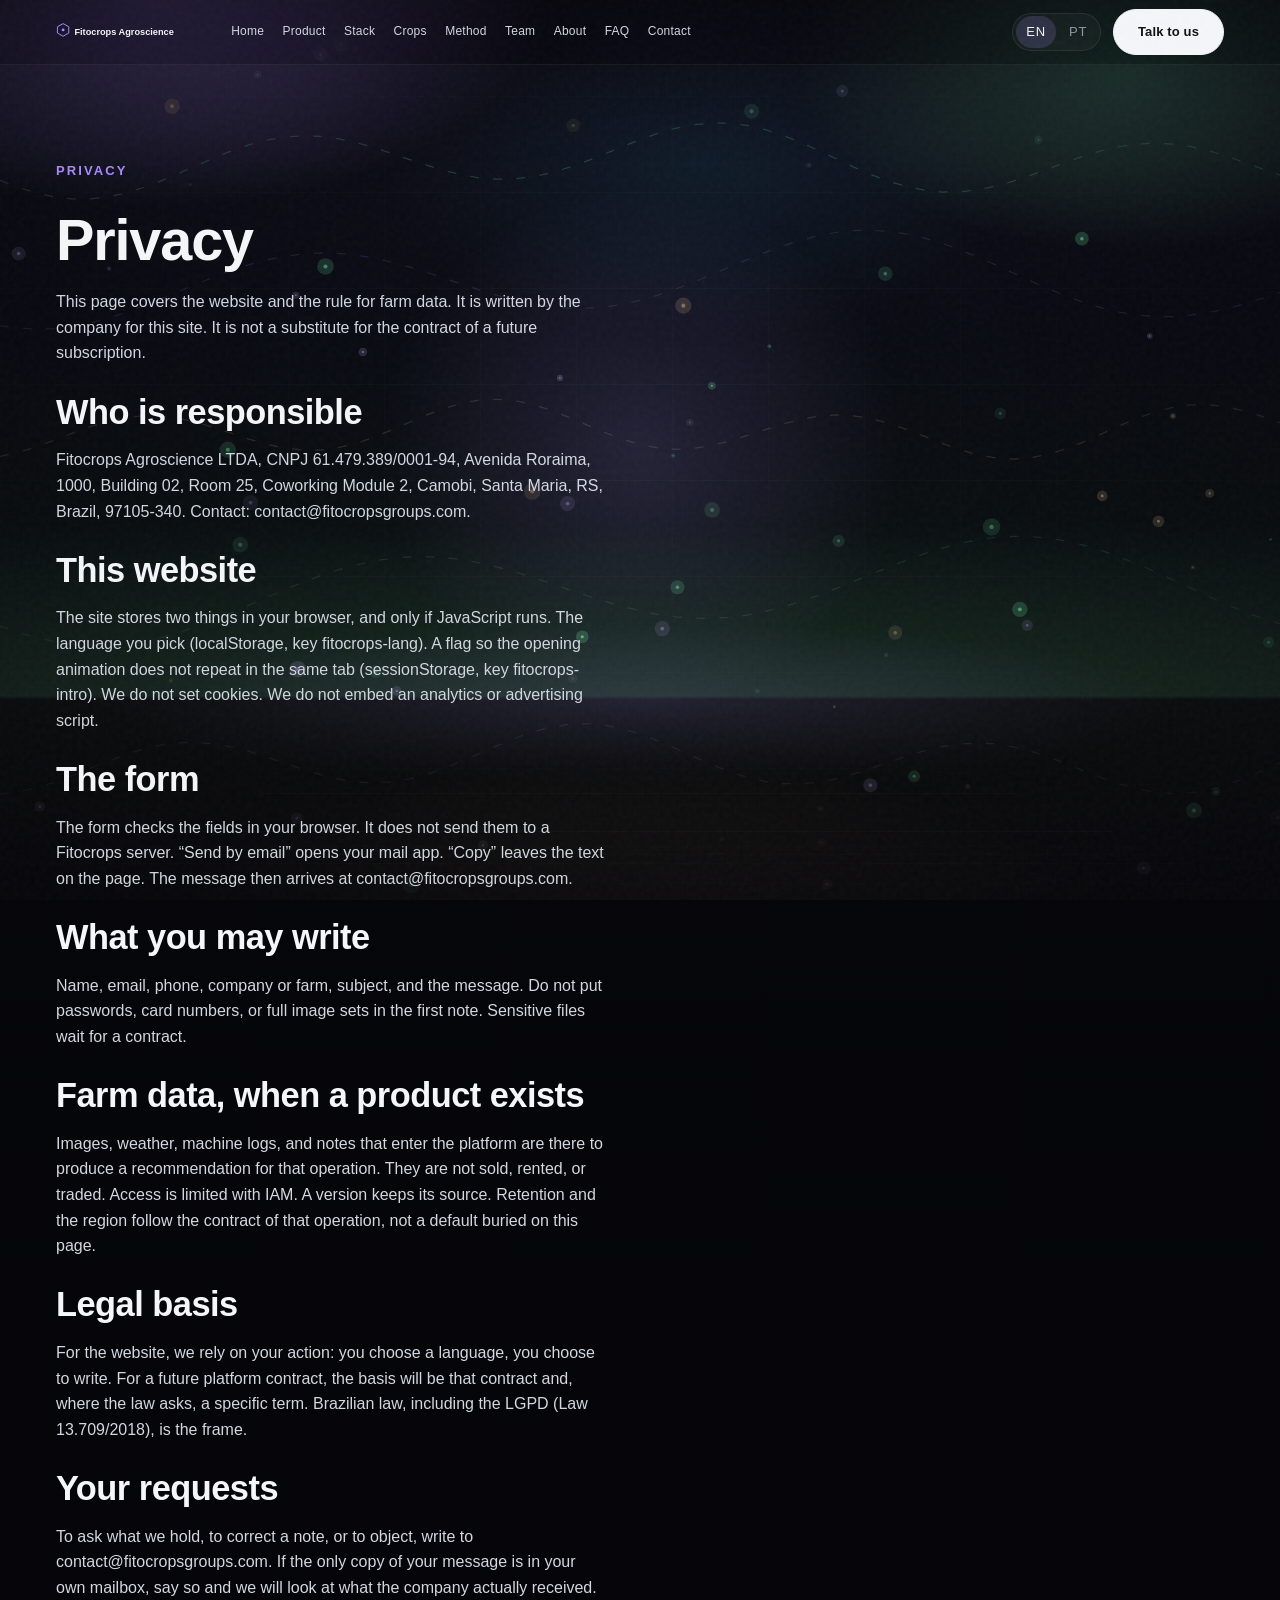
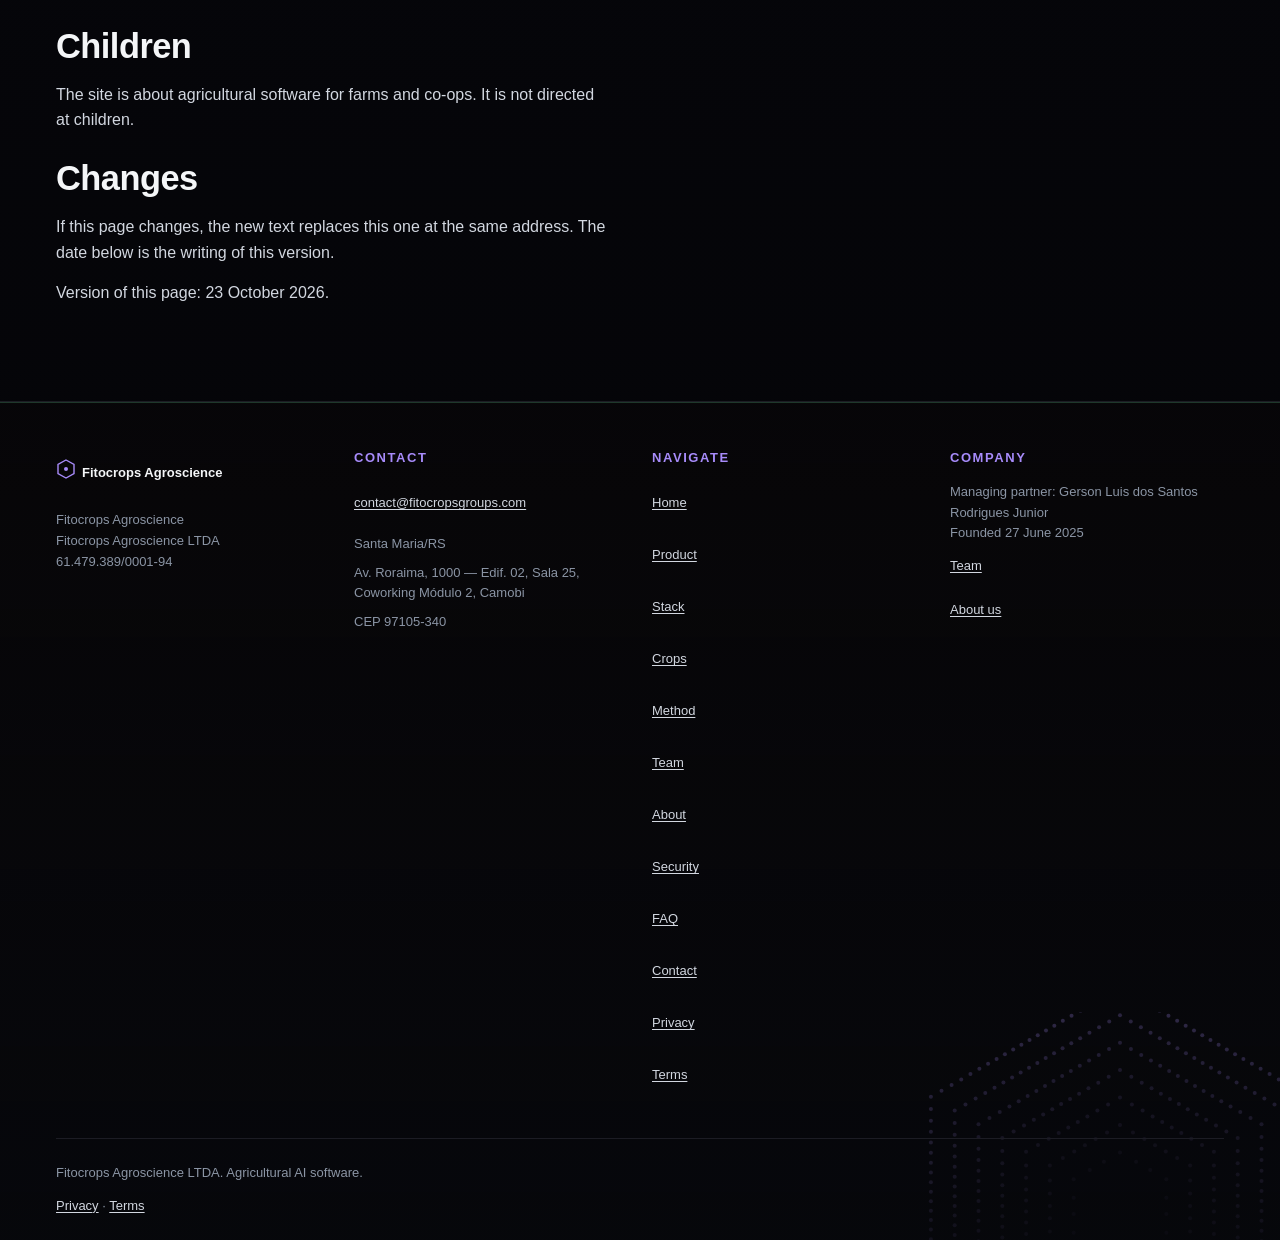
<file: privacidade.html>
<!DOCTYPE html>
<html lang="en">
<head>
  <meta charset="utf-8">
  <meta name="viewport" content="width=device-width, initial-scale=1">
  <title data-i18n="priv.pageTitle">Privacy | Fitocrops Agroscience</title>
  <meta name="description" content="What the Fitocrops website stores, how the contact form works, and how farm data is treated." data-i18n-content="priv.pageDesc">
  <link rel="canonical" href="https://[DOMÍNIO]/privacidade.html">
  <meta property="og:type" content="website">
  <meta property="og:site_name" content="Fitocrops Agroscience">
  <meta property="og:locale" content="en_US" data-i18n-content="meta.ogLocale">
  <meta property="og:title" content="Privacy | Fitocrops Agroscience" data-i18n-content="priv.pageTitle">
  <meta property="og:description" content="What the Fitocrops website stores, how the contact form works, and how farm data is treated." data-i18n-content="priv.pageDesc">
  <meta property="og:url" content="https://[DOMÍNIO]/privacidade.html">
  <meta property="og:image" content="https://[DOMÍNIO]/assets/img/og-default.png">
  <meta name="theme-color" content="#050505">
  <link rel="icon" href="favicon.svg" type="image/svg+xml">
  <link rel="alternate icon" href="favicon.ico">
  <link rel="stylesheet" href="assets/css/tokens.css">
  <link rel="stylesheet" href="assets/css/site.css">
  <link rel="stylesheet" href="assets/css/vitrine.css">
  <link rel="stylesheet" href="assets/css/campo.css">
  <script>document.documentElement.classList.add('js');</script>
  <script src="assets/js/copy.js" defer></script>
  <script src="assets/js/i18n.js" defer></script>
  <script src="assets/js/nav.js" defer></script>
  <script src="assets/js/motion.js" defer></script>
</head>
<body>
  <a class="skip-link" href="#conteudo" data-i18n="skip">Skip to main content</a>
  <header class="cabecalho">
    <div class="container cabecalho__interno">
      <a class="cabecalho__marca" href="index.html">
        <img src="assets/img/logo-provisoria.svg" width="220" height="40" alt="Fitocrops Agroscience — home" data-i18n-alt="logo.alt">
      </a>
      <button class="cabecalho__alternador somente-js" type="button" id="alternador-menu" aria-expanded="false" aria-controls="menu-principal">
        <span class="cabecalho__alternador-barras" aria-hidden="true"></span>
        <span class="visualmente-oculto" data-i18n="nav.open">Open menu</span>
      </button>
      <nav class="cabecalho__nav" id="menu-principal" aria-label="Main" data-i18n-aria="nav.label">
                <ul class="menu">
          <li><a href="index.html" data-i18n="nav.home">Home</a></li>
          <li><a href="servicos.html" data-i18n="nav.product">Product</a></li>
          <li><a href="tecnologia.html" data-i18n="nav.stack">Stack</a></li>
          <li><a href="culturas.html" data-i18n="nav.crops">Crops</a></li>
          <li><a href="metodo.html" data-i18n="nav.method">Method</a></li>
          <li><a href="equipe.html" data-i18n="nav.team">Team</a></li>
          <li><a href="sobre.html" data-i18n="nav.about">About</a></li>
          <li><a href="faq.html" data-i18n="nav.faq">FAQ</a></li>
          <li><a href="contato.html" class="menu__destaque" data-i18n="nav.contact">Contact</a></li>
        </ul>
      </nav>
      <div class="cabecalho__acoes">
        <div class="idioma" role="group" aria-label="Language" data-i18n-aria="lang.label">
          <button type="button" class="idioma__btn" data-lang-set="en" aria-pressed="true">EN</button>
          <button type="button" class="idioma__btn" data-lang-set="pt" aria-pressed="false">PT</button>
        </div>
        <a class="botao cabecalho__cta" href="contato.html" data-i18n="cta.talk">Talk to us</a>
      </div>
    </div>
  </header>

  <main id="conteudo" tabindex="-1">
    <section class="secao">
      <div class="container">
        <article class="conteudo-medida texto-longo">
          <p class="familia-servicos__titulo" data-i18n="priv.kicker">Privacy</p>
          <h1 data-i18n="priv.h1">Privacy</h1>
          <p data-i18n="priv.lead">This page covers the website and the rule for farm data. It is written by the company for this site. It is not a substitute for the contract of a future subscription.</p>
          <h2 data-i18n="priv.s1">Who is responsible</h2>
        <p data-i18n="priv.p1">Fitocrops Agroscience LTDA.</p>
        <h2 data-i18n="priv.s2">This website</h2>
        <p data-i18n="priv.p2">The site stores two things in your browser.</p>
        <h2 data-i18n="priv.s3">The form</h2>
        <p data-i18n="priv.p3">The form checks the fields in your browser.</p>
        <h2 data-i18n="priv.s4">What you may write</h2>
        <p data-i18n="priv.p4">Name, email, phone.</p>
        <h2 data-i18n="priv.s5">Farm data, when a product exists</h2>
        <p data-i18n="priv.p5">Images and notes are not sold.</p>
        <h2 data-i18n="priv.s6">Legal basis</h2>
        <p data-i18n="priv.p6">Brazilian law, including the LGPD.</p>
        <h2 data-i18n="priv.s7">Your requests</h2>
        <p data-i18n="priv.p7">Write through the contact page.</p>
        <h2 data-i18n="priv.s8">Children</h2>
        <p data-i18n="priv.p8">The site is not directed at children.</p>
        <h2 data-i18n="priv.s9">Changes</h2>
        <p data-i18n="priv.p9">If this page changes, the new text replaces this one.</p>
          <p data-i18n="priv.updated">Version of this page: 23 October 2026.</p>
        </article>
      </div>
    </section>
  </main>
<footer class="rodape superficie-escura">
    <div class="container">
      <div class="rodape__grade">
        <div class="rodape__coluna">
          <a class="rodape__marca" href="index.html">
            <img src="assets/img/logo-provisoria-branca.svg" width="220" height="40" alt="Fitocrops Agroscience">
          </a>
          <p>Fitocrops Agroscience</p>
          <p>Fitocrops Agroscience LTDA</p>
          <p>61.479.389/0001-94</p>
        </div>
        <div class="rodape__coluna">
          <h2 data-i18n="footer.contact">Contact</h2>
          <ul>
            <li><a href="mailto:contact@fitocropsgroups.com">contact@fitocropsgroups.com</a></li>
            <li>Santa Maria/RS</li>
            <li>Av. Roraima, 1000 — Edif. 02, Sala 25, Coworking Módulo 2, Camobi</li>
            <li>CEP 97105-340</li>
          </ul>
        </div>
        <div class="rodape__coluna">
          <h2 data-i18n="footer.nav">Navigate</h2>
          <ul>
            <li><a href="index.html" data-i18n="nav.home">Home</a></li>
            <li><a href="servicos.html" data-i18n="nav.product">Product</a></li>
            <li><a href="tecnologia.html" data-i18n="nav.stack">Stack</a></li>
            <li><a href="culturas.html" data-i18n="nav.crops">Crops</a></li>
            <li><a href="metodo.html" data-i18n="nav.method">Method</a></li>
            <li><a href="equipe.html" data-i18n="nav.team">Team</a></li>
            <li><a href="sobre.html" data-i18n="nav.about">About</a></li>
            <li><a href="seguranca.html" data-i18n="nav.security">Security</a></li>
            <li><a href="faq.html" data-i18n="nav.faq">FAQ</a></li>
            <li><a href="contato.html" data-i18n="nav.contact">Contact</a></li>
            <li><a href="privacidade.html" data-i18n="nav.privacy">Privacy</a></li>
            <li><a href="termos.html" data-i18n="nav.terms">Terms</a></li>
          </ul>
        </div>
        <div class="rodape__coluna">
          <h2 data-i18n="footer.company">Company</h2>
          <p data-i18n="footer.lead">Managing partner: Gerson Luis dos Santos Rodrigues Junior</p>
          <p data-i18n="footer.founded">Founded 27 June 2025</p>
          <p><a href="equipe.html" data-i18n="nav.team">Team</a></p>
          <p><a href="sobre.html" data-i18n="footer.who">About us</a></p>
        </div>
      </div>
      <div class="rodape__base">
        <p data-i18n="footer.legal">Fitocrops Agroscience LTDA. Agricultural AI software.</p>
        <p><a href="privacidade.html" data-i18n="nav.privacy">Privacy</a> · <a href="termos.html" data-i18n="nav.terms">Terms</a></p>
      </div>
    </div>
  </footer>
</body>
</html>
</file>
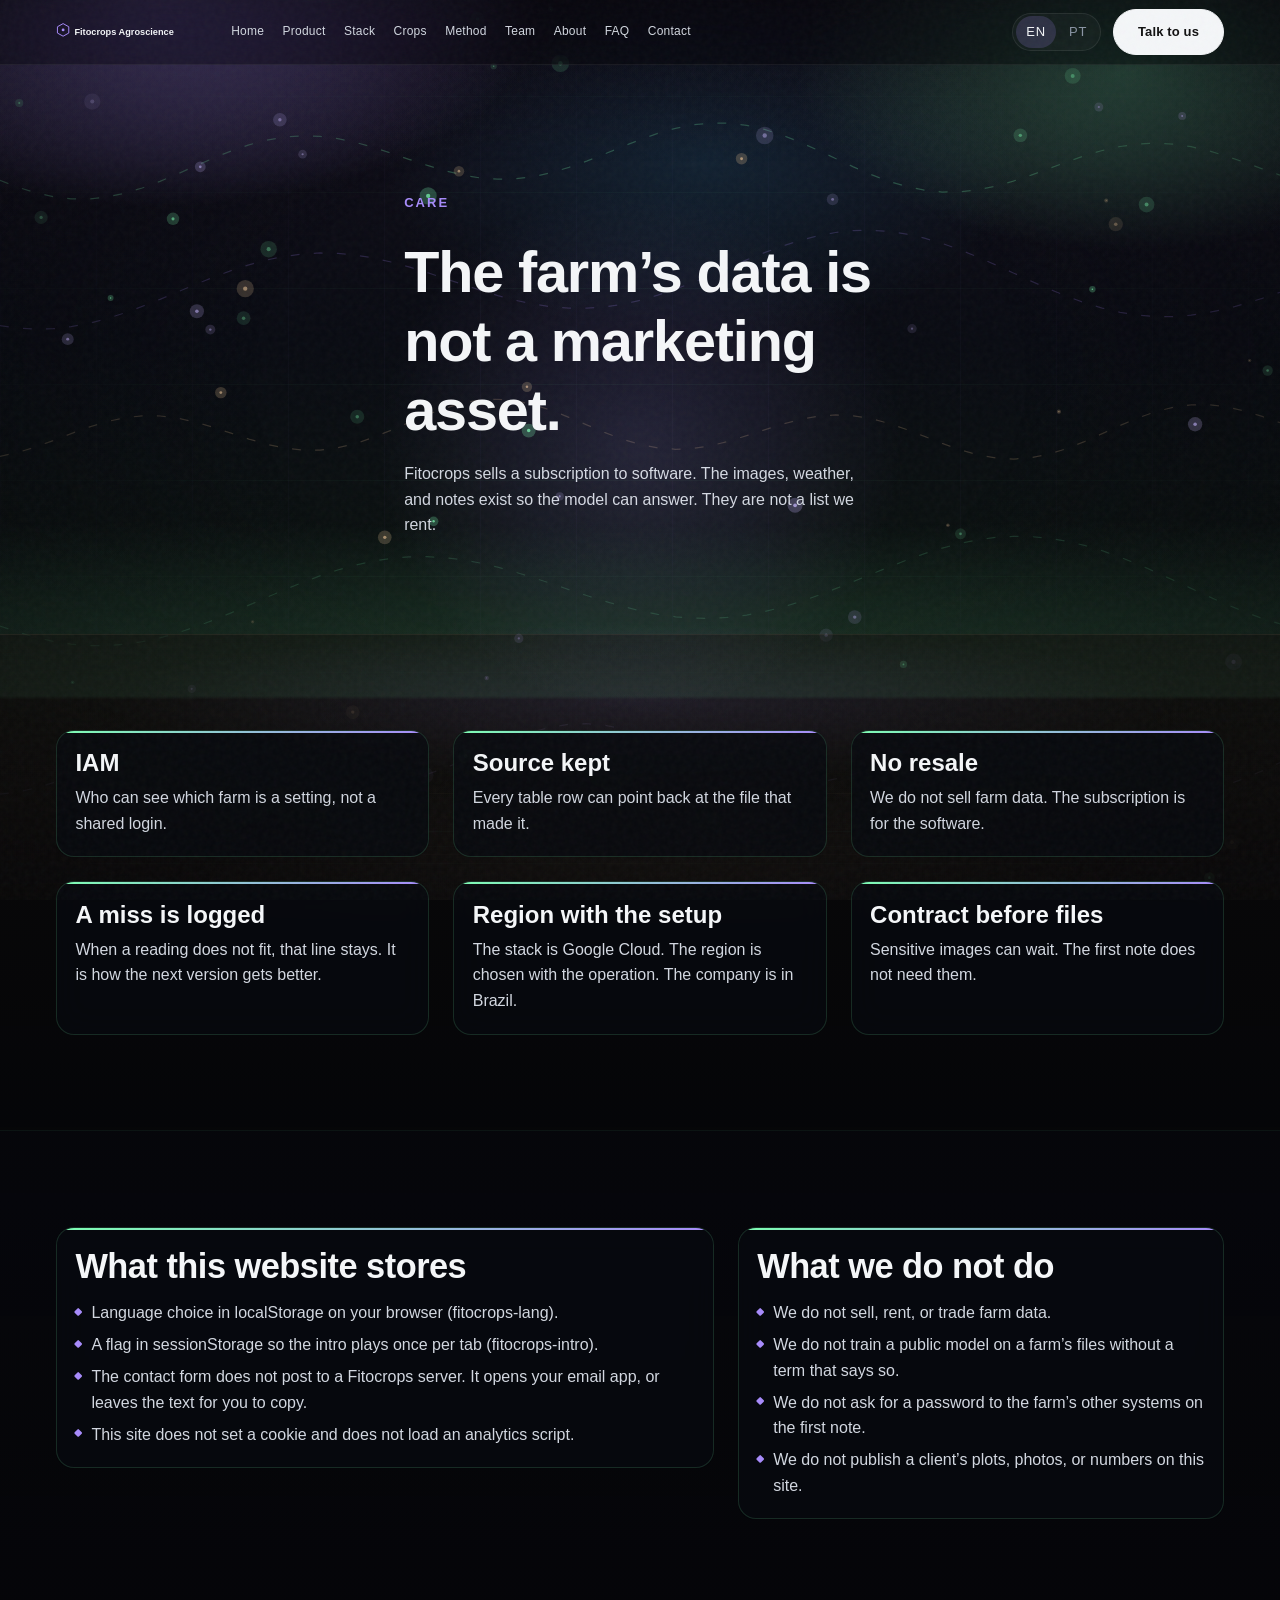
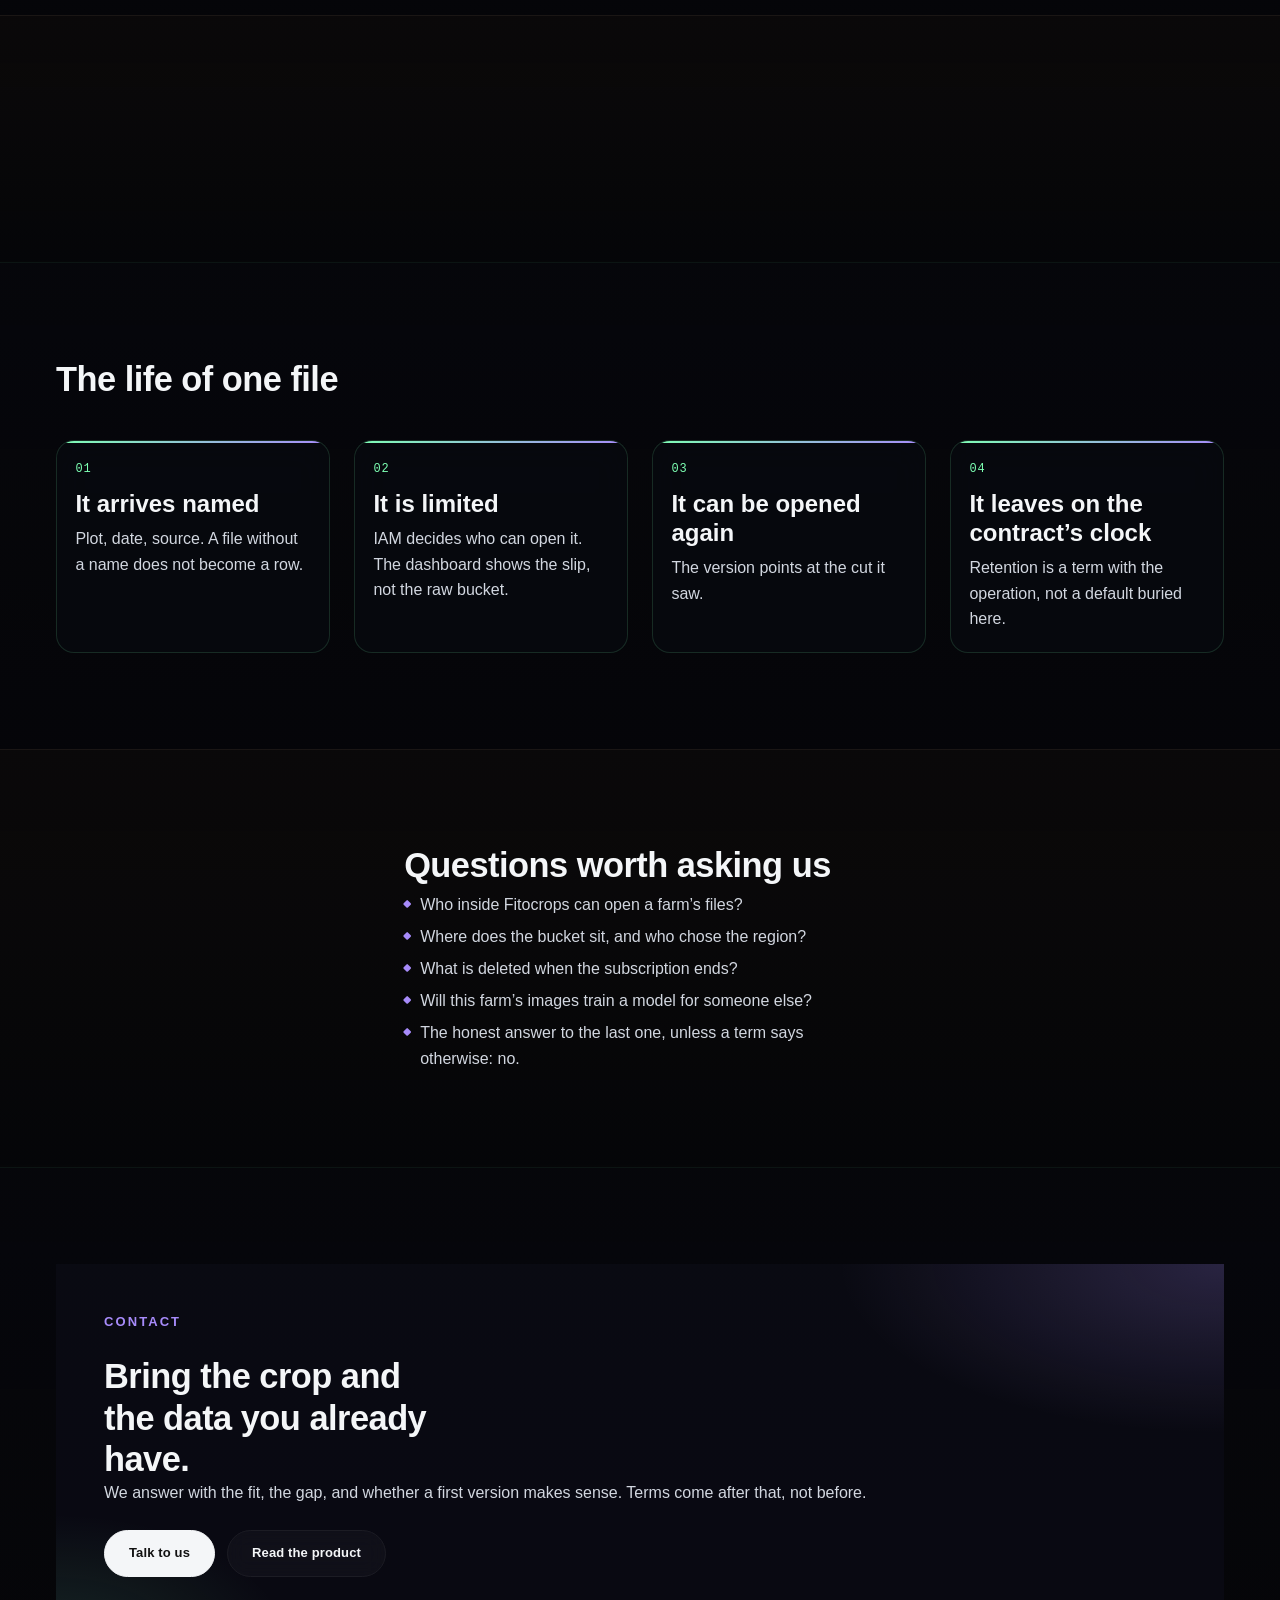
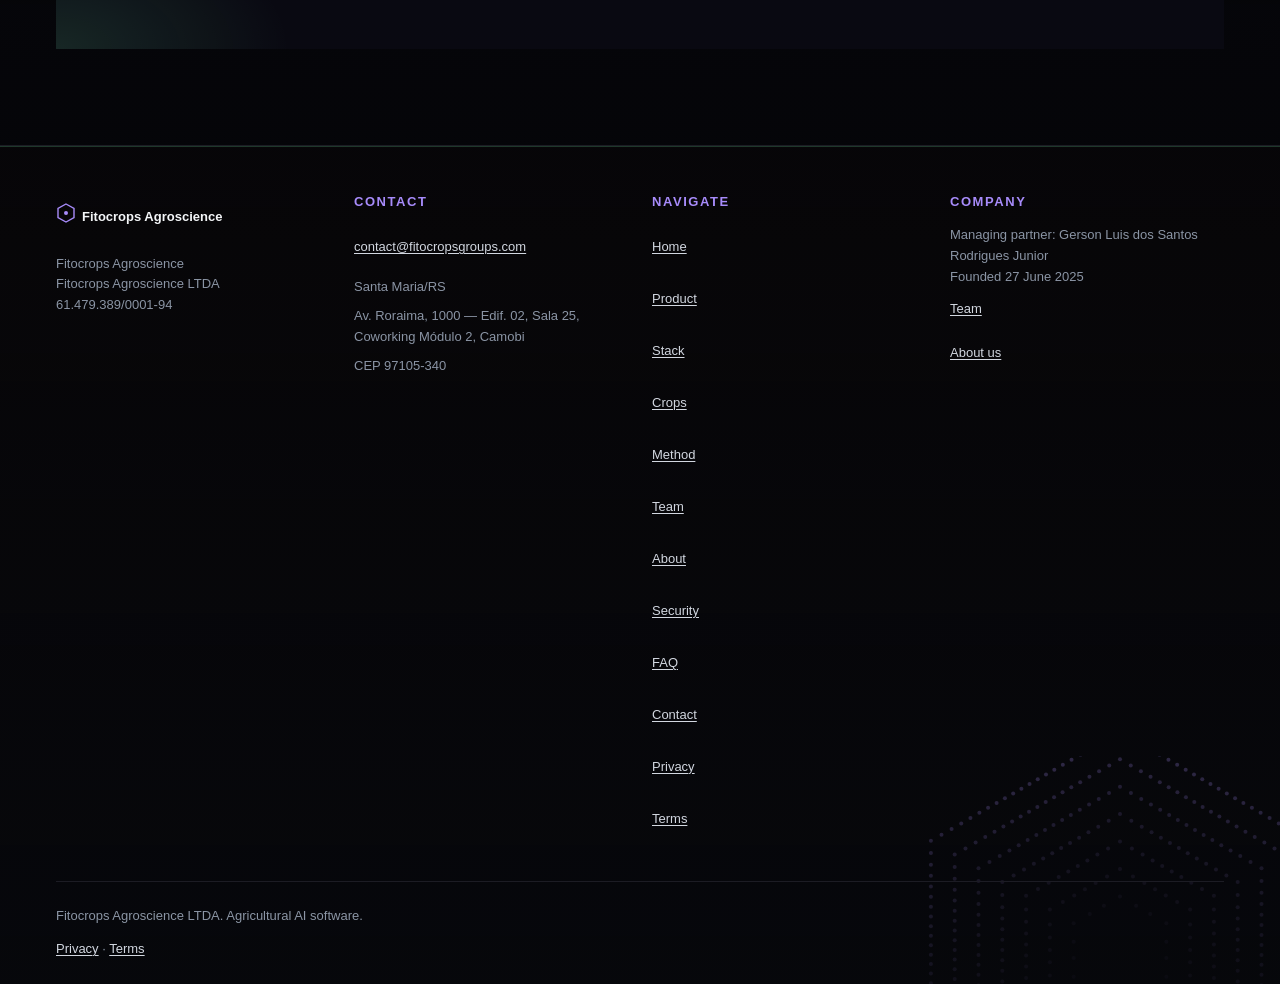
<file: seguranca.html>
<!DOCTYPE html>
<html lang="en">
<head>
  <meta charset="utf-8">
  <meta name="viewport" content="width=device-width, initial-scale=1">
  <title data-i18n="sec.pageTitle">Security | Fitocrops Agroscience</title>
  <meta name="description" content="How Fitocrops treats farm data: IAM, versioning, no resale, and what this website stores." data-i18n-content="sec.pageDesc">
  <link rel="canonical" href="https://[DOMÍNIO]/seguranca.html">
  <meta property="og:type" content="website">
  <meta property="og:site_name" content="Fitocrops Agroscience">
  <meta property="og:locale" content="en_US" data-i18n-content="meta.ogLocale">
  <meta property="og:title" content="Security | Fitocrops Agroscience" data-i18n-content="sec.pageTitle">
  <meta property="og:description" content="How Fitocrops treats farm data: IAM, versioning, no resale, and what this website stores." data-i18n-content="sec.pageDesc">
  <meta property="og:url" content="https://[DOMÍNIO]/seguranca.html">
  <meta property="og:image" content="https://[DOMÍNIO]/assets/img/og-default.png">
  <meta name="theme-color" content="#050505">
  <link rel="icon" href="favicon.svg" type="image/svg+xml">
  <link rel="alternate icon" href="favicon.ico">
  <link rel="stylesheet" href="assets/css/tokens.css">
  <link rel="stylesheet" href="assets/css/site.css">
  <link rel="stylesheet" href="assets/css/vitrine.css">
  <link rel="stylesheet" href="assets/css/campo.css">
  <script>document.documentElement.classList.add('js');</script>
  <script src="assets/js/copy.js" defer></script>
  <script src="assets/js/i18n.js" defer></script>
  <script src="assets/js/nav.js" defer></script>
  <script src="assets/js/motion.js" defer></script>
</head>
<body>
  <a class="skip-link" href="#conteudo" data-i18n="skip">Skip to main content</a>
  <header class="cabecalho">
    <div class="container cabecalho__interno">
      <a class="cabecalho__marca" href="index.html">
        <img src="assets/img/logo-provisoria.svg" width="220" height="40" alt="Fitocrops Agroscience — home" data-i18n-alt="logo.alt">
      </a>
      <button class="cabecalho__alternador somente-js" type="button" id="alternador-menu" aria-expanded="false" aria-controls="menu-principal">
        <span class="cabecalho__alternador-barras" aria-hidden="true"></span>
        <span class="visualmente-oculto" data-i18n="nav.open">Open menu</span>
      </button>
      <nav class="cabecalho__nav" id="menu-principal" aria-label="Main" data-i18n-aria="nav.label">
                <ul class="menu">
          <li><a href="index.html" data-i18n="nav.home">Home</a></li>
          <li><a href="servicos.html" data-i18n="nav.product">Product</a></li>
          <li><a href="tecnologia.html" data-i18n="nav.stack">Stack</a></li>
          <li><a href="culturas.html" data-i18n="nav.crops">Crops</a></li>
          <li><a href="metodo.html" data-i18n="nav.method">Method</a></li>
          <li><a href="equipe.html" data-i18n="nav.team">Team</a></li>
          <li><a href="sobre.html" data-i18n="nav.about">About</a></li>
          <li><a href="faq.html" data-i18n="nav.faq">FAQ</a></li>
          <li><a href="contato.html" class="menu__destaque" data-i18n="nav.contact">Contact</a></li>
        </ul>
      </nav>
      <div class="cabecalho__acoes">
        <div class="idioma" role="group" aria-label="Language" data-i18n-aria="lang.label">
          <button type="button" class="idioma__btn" data-lang-set="en" aria-pressed="true">EN</button>
          <button type="button" class="idioma__btn" data-lang-set="pt" aria-pressed="false">PT</button>
        </div>
        <a class="botao cabecalho__cta" href="contato.html" data-i18n="cta.talk">Talk to us</a>
      </div>
    </div>
  </header>

  <main id="conteudo" tabindex="-1">
    <section class="secao secao--hero">
      <div class="container conteudo-medida empilha">
        <p class="familia-servicos__titulo" data-i18n="sec.kicker">Care</p>
        <h1 data-i18n="sec.h1">The farm’s data is not a marketing asset.</h1>
        <p data-i18n="sec.p1">Fitocrops sells a subscription to software.</p>
      </div>
    </section>
    <section class="secao" aria-labelledby="regras">
      <div class="container">
        <h2 id="regras" class="visualmente-oculto" data-i18n="sec.title">Farm data stays with the operation.</h2>
        <div class="grade-densa">
          <article class="ficha"><h3 data-i18n="sec.1t">IAM</h3><p data-i18n="sec.1">Who can see which farm is a setting.</p></article>
          <article class="ficha"><h3 data-i18n="sec.2t">Source kept</h3><p data-i18n="sec.2">Every table row can point back at the file.</p></article>
          <article class="ficha"><h3 data-i18n="sec.3t">No resale</h3><p data-i18n="sec.3">We do not sell farm data.</p></article>
          <article class="ficha"><h3 data-i18n="sec.4t">A miss is logged</h3><p data-i18n="sec.4">When a reading does not fit, that line stays.</p></article>
          <article class="ficha"><h3 data-i18n="sec.5t">Region with the setup</h3><p data-i18n="sec.5">The stack is Google Cloud.</p></article>
          <article class="ficha"><h3 data-i18n="sec.6t">Contract before files</h3><p data-i18n="sec.6">Sensitive images can wait.</p></article>
        </div>
      </div>
    </section>
    <section class="secao" aria-labelledby="site-guarda">
      <div class="container duas">
        <article class="recorte">
          <h2 id="site-guarda" data-i18n="sec.webTitle">What this website stores</h2>
          <ul class="lista-marcar">
            <li data-i18n="sec.web1">Language choice in localStorage.</li>
            <li data-i18n="sec.web2">A flag in sessionStorage.</li>
            <li data-i18n="sec.web3">The contact form does not post to a Fitocrops server.</li>
            <li data-i18n="sec.web4">This site does not set a cookie.</li>
          </ul>
        </article>
        <article class="recorte">
          <h2 data-i18n="sec.noTitle">What we do not do</h2>
          <ul class="lista-marcar">
            <li data-i18n="sec.no1">We do not sell farm data.</li>
            <li data-i18n="sec.no2">We do not train a public model on a farm’s files without a term.</li>
            <li data-i18n="sec.no3">We do not ask for a password on the first note.</li>
            <li data-i18n="sec.no4">We do not publish a client’s plots.</li>
          </ul>
        </article>
      </div>
    </section>
    <section class="secao">
      <div class="container">
        <p class="fecho-secao">
          <a href="privacidade.html" data-i18n="nav.privacy">Privacy</a>
          <a href="termos.html" data-i18n="nav.terms">Terms</a>
        </p>
      </div>
    </section>
    <section class="secao" aria-labelledby="vida-arquivo">
      <div class="container">
        <div class="secao__intro">
          <h2 id="vida-arquivo" data-i18n="sec.lifeTitle">The life of one file</h2>
        </div>
        <div class="grade-entradas">
          <article class="ficha"><span class="ficha__num">01</span><h3 data-i18n="sec.life1t">It arrives named</h3><p data-i18n="sec.life1">Plot, date, source.</p></article>
          <article class="ficha"><span class="ficha__num">02</span><h3 data-i18n="sec.life2t">It is limited</h3><p data-i18n="sec.life2">IAM decides who can open it.</p></article>
          <article class="ficha"><span class="ficha__num">03</span><h3 data-i18n="sec.life3t">It can be opened again</h3><p data-i18n="sec.life3">The version points at the cut it saw.</p></article>
          <article class="ficha"><span class="ficha__num">04</span><h3 data-i18n="sec.life4t">It leaves on the contract’s clock</h3><p data-i18n="sec.life4">Retention is a term with the operation.</p></article>
        </div>
      </div>
    </section>
    <section class="secao" aria-labelledby="perguntar">
      <div class="container conteudo-medida">
        <h2 id="perguntar" data-i18n="sec.askTitle">Questions worth asking us</h2>
        <ul class="lista-marcar">
          <li data-i18n="sec.ask1">Who inside Fitocrops can open a farm’s files?</li>
          <li data-i18n="sec.ask2">Where does the bucket sit?</li>
          <li data-i18n="sec.ask3">What is deleted when the subscription ends?</li>
          <li data-i18n="sec.ask4">Will this farm’s images train a model for someone else?</li>
          <li data-i18n="sec.ask5">The honest answer to the last one: no.</li>
        </ul>
      </div>
    </section>
    <section class="secao">
      <div class="container">
        <div class="chamada">
          <p class="familia-servicos__titulo" data-i18n="nav.contact">Contact</p>
          <h2 data-i18n="cta.bandTitle">Bring the crop and the data you already have.</h2>
          <p data-i18n="cta.bandLead">We answer with the fit, the gap, and whether a first version makes sense. Terms come after that, not before.</p>
          <div class="fila-botoes">
            <a class="botao" href="contato.html" data-i18n="cta.talk">Talk to us</a>
            <a class="botao botao--secundario" href="servicos.html" data-i18n="cta.product">Read the product</a>
          </div>
        </div>
      </div>
    </section>
  </main>
<footer class="rodape superficie-escura">
    <div class="container">
      <div class="rodape__grade">
        <div class="rodape__coluna">
          <a class="rodape__marca" href="index.html">
            <img src="assets/img/logo-provisoria-branca.svg" width="220" height="40" alt="Fitocrops Agroscience">
          </a>
          <p>Fitocrops Agroscience</p>
          <p>Fitocrops Agroscience LTDA</p>
          <p>61.479.389/0001-94</p>
        </div>
        <div class="rodape__coluna">
          <h2 data-i18n="footer.contact">Contact</h2>
          <ul>
            <li><a href="mailto:contact@fitocropsgroups.com">contact@fitocropsgroups.com</a></li>
            <li>Santa Maria/RS</li>
            <li>Av. Roraima, 1000 — Edif. 02, Sala 25, Coworking Módulo 2, Camobi</li>
            <li>CEP 97105-340</li>
          </ul>
        </div>
        <div class="rodape__coluna">
          <h2 data-i18n="footer.nav">Navigate</h2>
          <ul>
            <li><a href="index.html" data-i18n="nav.home">Home</a></li>
            <li><a href="servicos.html" data-i18n="nav.product">Product</a></li>
            <li><a href="tecnologia.html" data-i18n="nav.stack">Stack</a></li>
            <li><a href="culturas.html" data-i18n="nav.crops">Crops</a></li>
            <li><a href="metodo.html" data-i18n="nav.method">Method</a></li>
            <li><a href="equipe.html" data-i18n="nav.team">Team</a></li>
            <li><a href="sobre.html" data-i18n="nav.about">About</a></li>
            <li><a href="seguranca.html" data-i18n="nav.security">Security</a></li>
            <li><a href="faq.html" data-i18n="nav.faq">FAQ</a></li>
            <li><a href="contato.html" data-i18n="nav.contact">Contact</a></li>
            <li><a href="privacidade.html" data-i18n="nav.privacy">Privacy</a></li>
            <li><a href="termos.html" data-i18n="nav.terms">Terms</a></li>
          </ul>
        </div>
        <div class="rodape__coluna">
          <h2 data-i18n="footer.company">Company</h2>
          <p data-i18n="footer.lead">Managing partner: Gerson Luis dos Santos Rodrigues Junior</p>
          <p data-i18n="footer.founded">Founded 27 June 2025</p>
          <p><a href="equipe.html" data-i18n="nav.team">Team</a></p>
          <p><a href="sobre.html" data-i18n="footer.who">About us</a></p>
        </div>
      </div>
      <div class="rodape__base">
        <p data-i18n="footer.legal">Fitocrops Agroscience LTDA. Agricultural AI software.</p>
        <p><a href="privacidade.html" data-i18n="nav.privacy">Privacy</a> · <a href="termos.html" data-i18n="nav.terms">Terms</a></p>
      </div>
    </div>
  </footer>
</body>
</html>
</file>
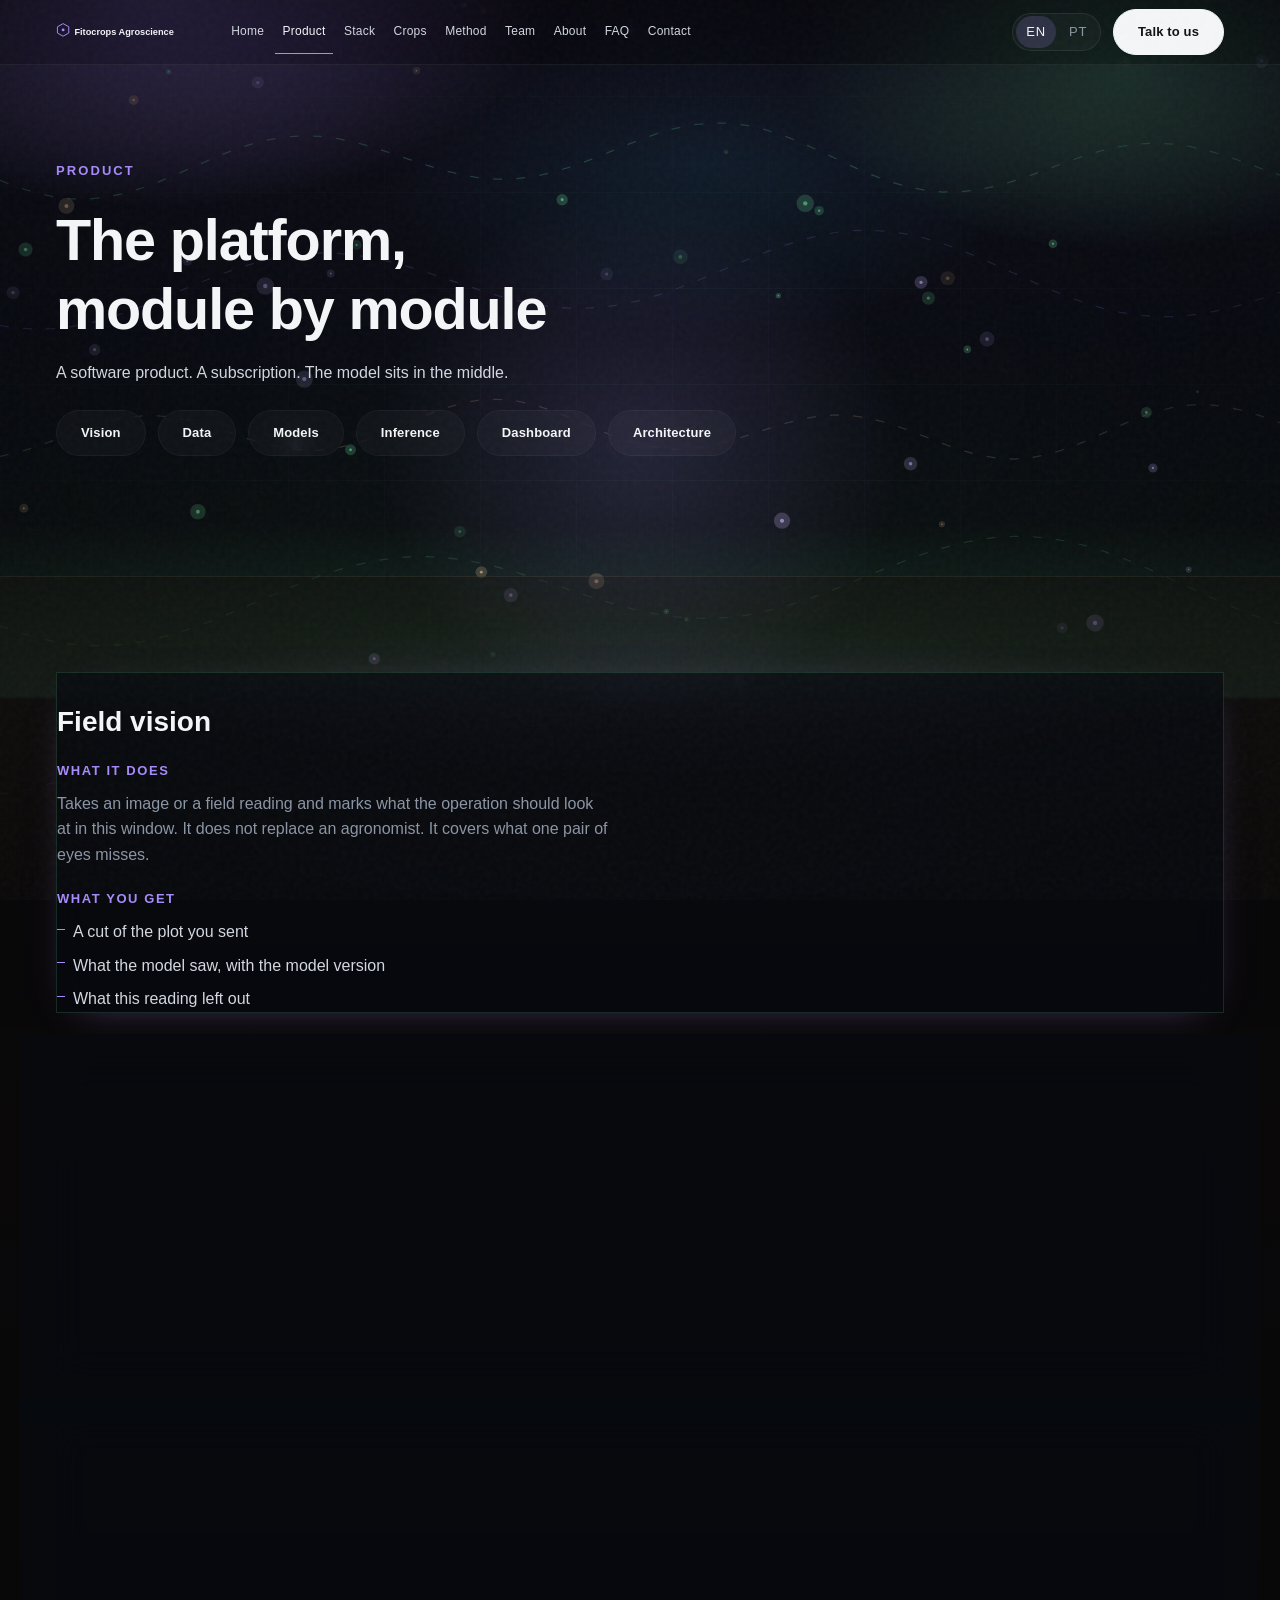
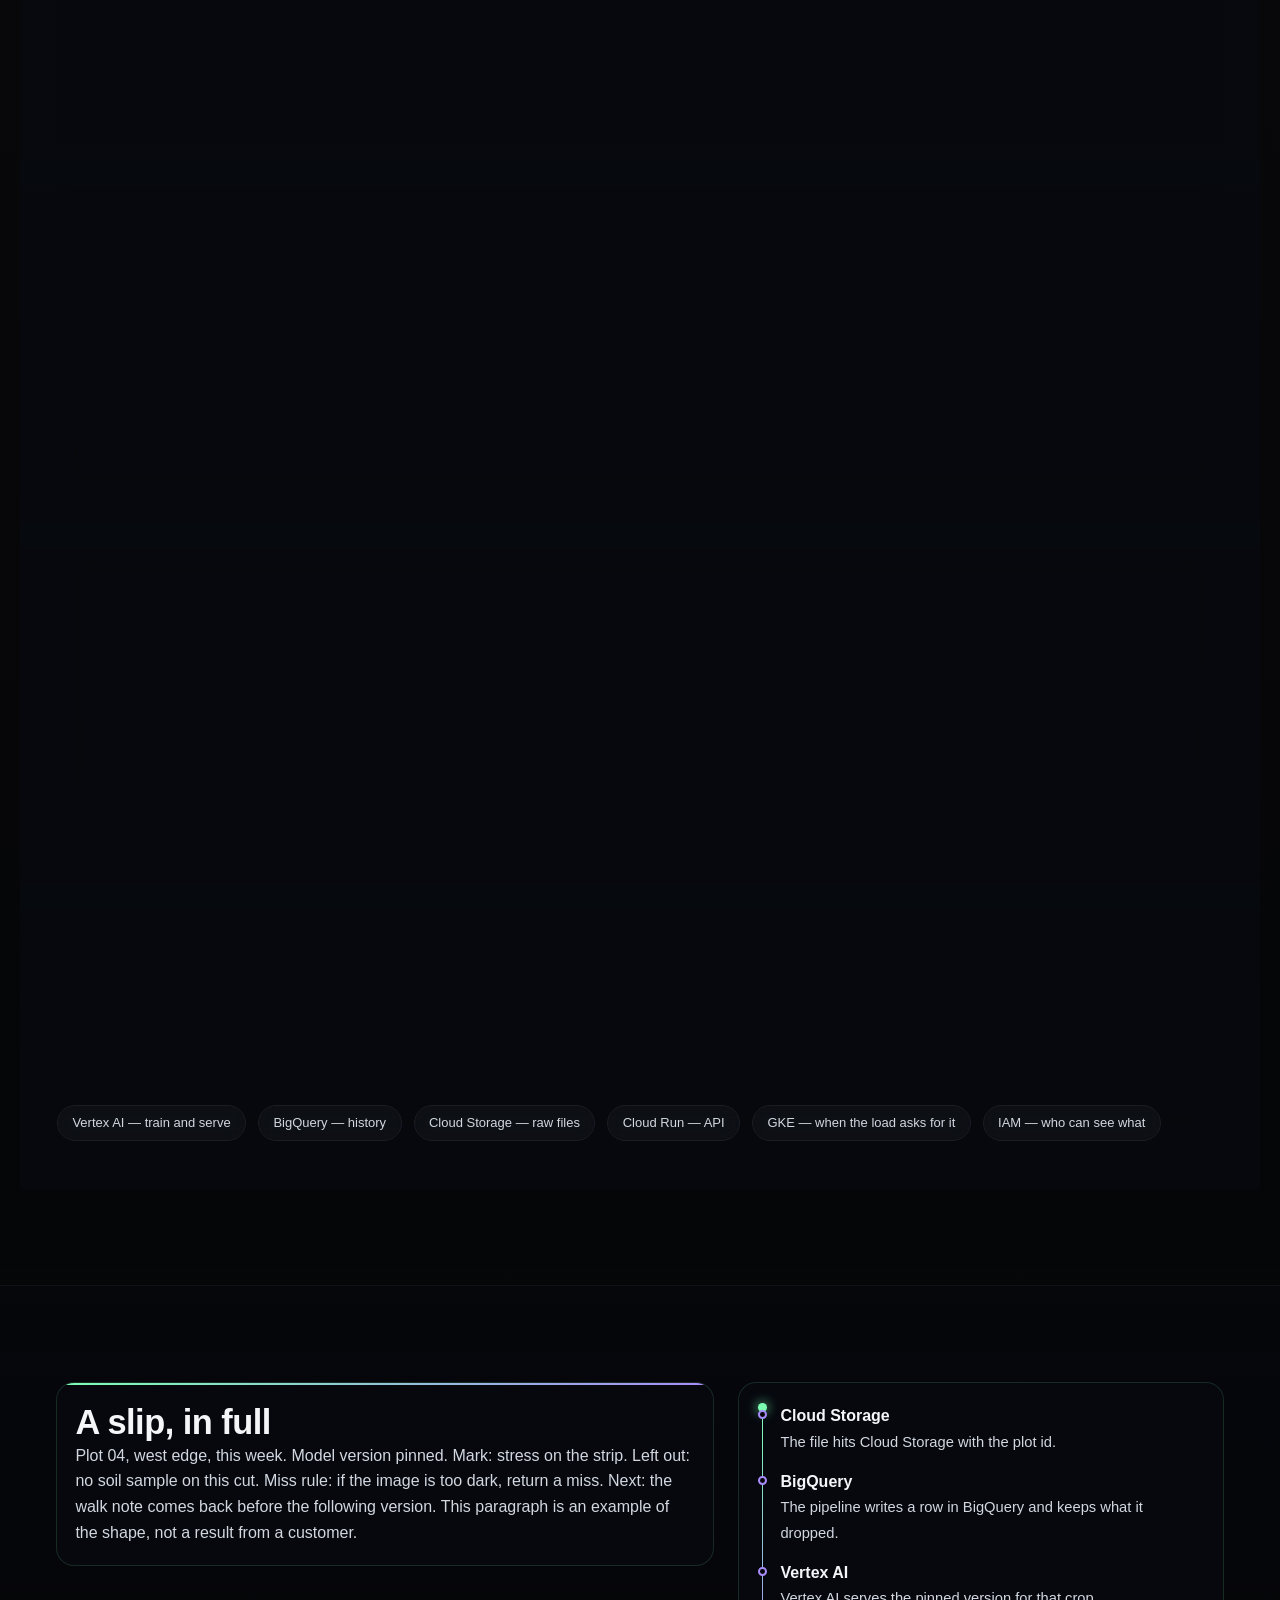
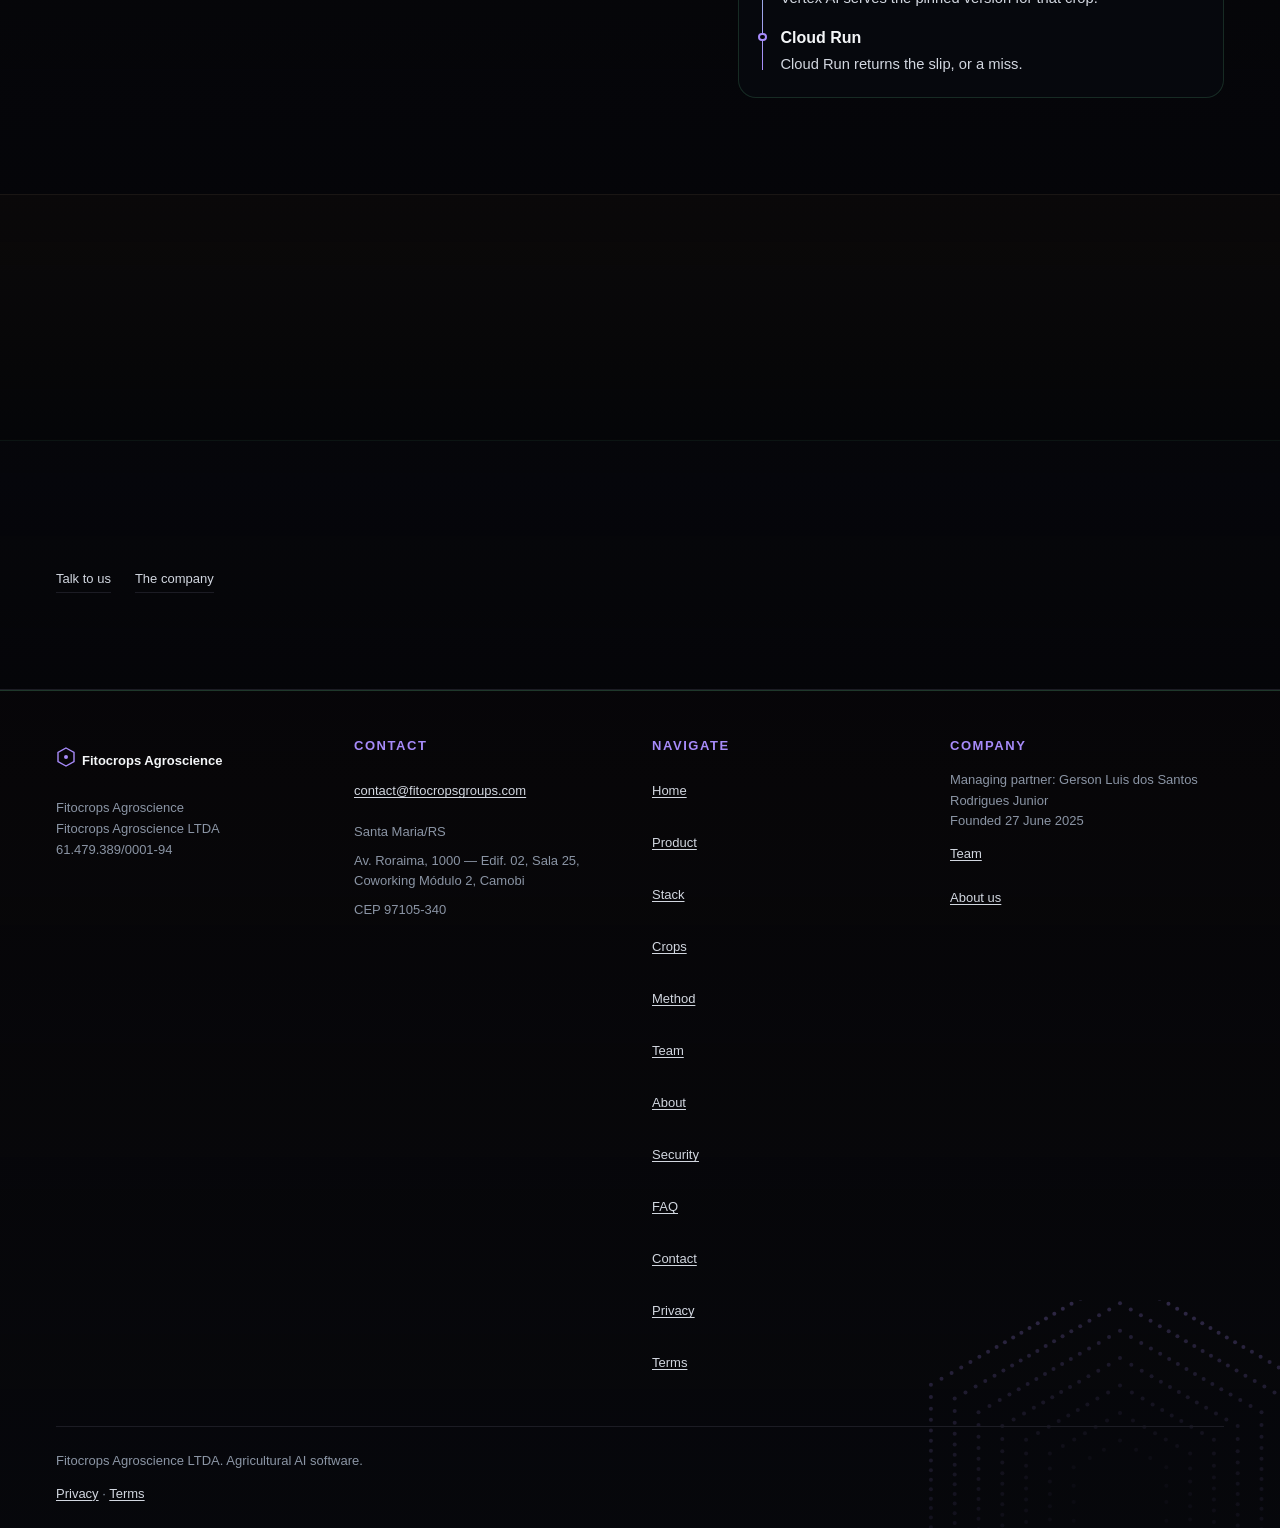
<file: servicos.html>
<!DOCTYPE html>
<html lang="en">
<head>
  <meta charset="utf-8">
  <meta name="viewport" content="width=device-width, initial-scale=1">
  <title data-i18n="prod.title">Product | Fitocrops Agroscience</title>
  <meta name="description" content="Fitocrops modules: field vision, data, Vertex AI models, inference, and the grower dashboard." data-i18n-content="prod.description">
  <link rel="canonical" href="https://[DOMÍNIO]/servicos.html">
  <meta property="og:type" content="website">
  <meta property="og:site_name" content="Fitocrops Agroscience">
  <meta property="og:locale" content="en_US" data-i18n-content="meta.ogLocale">
  <meta property="og:title" content="Product | Fitocrops Agroscience" data-i18n-content="prod.title">
  <meta property="og:description" content="Fitocrops modules: field vision, data, Vertex AI models, inference, and the grower dashboard." data-i18n-content="prod.description">
  <meta property="og:url" content="https://[DOMÍNIO]/servicos.html">
  <meta property="og:image" content="https://[DOMÍNIO]/assets/img/og-default.png">
  <meta name="theme-color" content="#050505">
  <link rel="icon" href="favicon.svg" type="image/svg+xml">
  <link rel="alternate icon" href="favicon.ico">
  <link rel="stylesheet" href="assets/css/tokens.css">
  <link rel="stylesheet" href="assets/css/site.css">
  <link rel="stylesheet" href="assets/css/vitrine.css">
  <link rel="stylesheet" href="assets/css/campo.css">
  <script>document.documentElement.classList.add('js');</script>
  <script src="assets/js/copy.js" defer></script>
  <script src="assets/js/i18n.js" defer></script>
  <script src="assets/js/nav.js" defer></script>
  <script src="assets/js/motion.js" defer></script>
</head>
<body>
  <a class="skip-link" href="#conteudo" data-i18n="skip">Skip to main content</a>
  <header class="cabecalho">
    <div class="container cabecalho__interno">
      <a class="cabecalho__marca" href="index.html">
        <img src="assets/img/logo-provisoria.svg" width="220" height="40" alt="Fitocrops Agroscience — home" data-i18n-alt="logo.alt">
      </a>
      <button class="cabecalho__alternador somente-js" type="button" id="alternador-menu" aria-expanded="false" aria-controls="menu-principal">
        <span class="cabecalho__alternador-barras" aria-hidden="true"></span>
        <span class="visualmente-oculto" data-i18n="nav.open">Open menu</span>
      </button>
      <nav class="cabecalho__nav" id="menu-principal" aria-label="Main" data-i18n-aria="nav.label">
                <ul class="menu">
          <li><a href="index.html" data-i18n="nav.home">Home</a></li>
          <li><a href="servicos.html" aria-current="page" data-i18n="nav.product">Product</a></li>
          <li><a href="tecnologia.html" data-i18n="nav.stack">Stack</a></li>
          <li><a href="culturas.html" data-i18n="nav.crops">Crops</a></li>
          <li><a href="metodo.html" data-i18n="nav.method">Method</a></li>
          <li><a href="equipe.html" data-i18n="nav.team">Team</a></li>
          <li><a href="sobre.html" data-i18n="nav.about">About</a></li>
          <li><a href="faq.html" data-i18n="nav.faq">FAQ</a></li>
          <li><a href="contato.html" class="menu__destaque" data-i18n="nav.contact">Contact</a></li>
        </ul>
      </nav>
      <div class="cabecalho__acoes">
        <div class="idioma" role="group" aria-label="Language" data-i18n-aria="lang.label">
          <button type="button" class="idioma__btn" data-lang-set="en" aria-pressed="true">EN</button>
          <button type="button" class="idioma__btn" data-lang-set="pt" aria-pressed="false">PT</button>
        </div>
        <a class="botao cabecalho__cta" href="contato.html" data-i18n="cta.talk">Talk to us</a>
      </div>
    </div>
  </header>

  <main id="conteudo" tabindex="-1">
    <section class="secao">
      <div class="container">
        <div class="conteudo-medida empilha">
          <p class="familia-servicos__titulo" data-i18n="prod.kicker">Product</p>
          <h1 data-i18n="prod.h1">The platform, module by module</h1>
          <p data-i18n="prod.lead">A software product. A subscription. The model sits in the middle.</p>
        </div>
        <div class="fila-botoes">
          <a class="botao botao--secundario" href="#visao" data-i18n="prod.vis">Vision</a>
          <a class="botao botao--secundario" href="#dados" data-i18n="prod.dat">Data</a>
          <a class="botao botao--secundario" href="#modelos" data-i18n="prod.mod">Models</a>
          <a class="botao botao--secundario" href="#inferencia" data-i18n="prod.inf">Inference</a>
          <a class="botao botao--secundario" href="#painel" data-i18n="prod.pan">Dashboard</a>
          <a class="botao botao--secundario" href="#arquitetura" data-i18n="prod.arc">Architecture</a>
        </div>
      </div>
    </section>

    <section class="secao" aria-labelledby="modulos">
      <div class="container">
        <h2 id="modulos" class="visualmente-oculto" data-i18n="prod.mods">Modules</h2>

        <article class="secao-servico" id="visao">
          <h3 data-i18n="prod.v1">Field vision</h3>
          <h4 data-i18n="prod.does">What it does</h4>
          <p data-i18n="prod.v2">Takes an image or a field reading and marks what the operation should look at in this window. It does not replace an agronomist. It covers what one pair of eyes misses.</p>
          <h4 data-i18n="prod.gives">What you get</h4>
          <ul class="lista-simples">
            <li data-i18n="prod.v3">A cut of the plot you sent</li>
            <li data-i18n="prod.v4">What the model saw, with the model version</li>
            <li data-i18n="prod.v5">What this reading left out</li>
          </ul>
        </article>

        <article class="secao-servico" id="dados">
          <h3 data-i18n="prod.d1">Data pipeline</h3>
          <h4 data-i18n="prod.does">What it does</h4>
          <p data-i18n="prod.d2">Puts images, weather, machines, and handwritten notes into one history. Cloud Storage on intake. BigQuery for the tables.</p>
          <h4 data-i18n="prod.gives">What you get</h4>
          <ul class="lista-simples">
            <li data-i18n="prod.d3">Versioned data, with a source</li>
            <li data-i18n="prod.d4">A table ready for the next training run</li>
            <li data-i18n="prod.d5">A trail of what came in and what was dropped</li>
          </ul>
        </article>

        <article class="secao-servico" id="modelos">
          <h3 data-i18n="prod.o1">Models</h3>
          <h4 data-i18n="prod.does">What it does</h4>
          <p data-i18n="prod.o2">The crop problem becomes an experiment. Train, score, and keep the version on Vertex AI.</p>
          <h4 data-i18n="prod.gives">What you get</h4>
          <ul class="lista-simples">
            <li data-i18n="prod.o3">Model version and the assumptions behind it</li>
            <li data-i18n="prod.o4">What the model does not cover</li>
            <li data-i18n="prod.o5">A cutoff agreed with the operation</li>
          </ul>
        </article>

        <article class="secao-servico" id="inferencia">
          <h3 data-i18n="prod.i1">Inference</h3>
          <h4 data-i18n="prod.does">What it does</h4>
          <p data-i18n="prod.i2">An endpoint the operation calls. The answer stays in that frame. Cloud Run or GKE when volume grows.</p>
          <h4 data-i18n="prod.gives">What you get</h4>
          <ul class="lista-simples">
            <li data-i18n="prod.i3">A reply with the model version used</li>
            <li data-i18n="prod.i4">A log of the question, for the next pass</li>
            <li data-i18n="prod.i5">A clear miss when the data does not fit</li>
          </ul>
        </article>

        <article class="secao-servico" id="painel">
          <h3 data-i18n="prod.p1">Grower dashboard</h3>
          <h4 data-i18n="prod.does">What it does</h4>
          <p data-i18n="prod.p2">The face of the product. Recommendation, history, and the next step. The person in the field does not open a Colab.</p>
          <h4 data-i18n="prod.gives">What you get</h4>
          <ul class="lista-simples">
            <li data-i18n="prod.p3">A screen for the season or the plot you follow</li>
            <li data-i18n="prod.p4">A recommendation in the operation’s words</li>
            <li data-i18n="prod.p5">How to send the next batch</li>
          </ul>
        </article>

        <article class="secao-servico" id="arquitetura">
          <h3 data-i18n="prod.a1">Architecture</h3>
          <h4 data-i18n="prod.a2">The stack</h4>
          <p data-i18n="prod.a3">Models train and serve on Vertex AI. History sits in BigQuery. Raw files go to Cloud Storage. The API runs on Cloud Run.</p>
          <div class="nuvem">
            <span data-i18n="prod.c1">Vertex AI — train and serve</span>
            <span data-i18n="prod.c2">BigQuery — history</span>
            <span data-i18n="prod.c3">Cloud Storage — raw files</span>
            <span data-i18n="prod.c4">Cloud Run — API</span>
            <span data-i18n="prod.c5">GKE — when the load asks for it</span>
            <span data-i18n="prod.c6">IAM — who can see what</span>
          </div>
        </article>
      </div>
    </section>


    <section class="secao" aria-labelledby="recibo">
      <div class="container duas">
        <article class="recorte">
          <h2 id="recibo" data-i18n="prod.sampleTitle">A slip, in full</h2>
          <p data-i18n="prod.sample">Plot 04, west edge, this week.</p>
        </article>
        <div class="caule">
          <ol class="caule__lista">
            <i class="caule__gota" aria-hidden="true"></i>
            <li><strong>Cloud Storage</strong><span data-i18n="tech.p1">The file hits Cloud Storage with the plot id.</span></li>
            <li><strong>BigQuery</strong><span data-i18n="tech.p2">The pipeline writes a row in BigQuery.</span></li>
            <li><strong>Vertex AI</strong><span data-i18n="tech.p3">Vertex AI serves the pinned version.</span></li>
            <li><strong>Cloud Run</strong><span data-i18n="tech.p4">Cloud Run returns the slip, or a miss.</span></li>
          </ol>
        </div>
      </div>
    </section>
    <section class="secao">
      <div class="container">
        <p class="fecho-secao">
          <a href="tecnologia.html" data-i18n="prod.toStack">See the stack</a>
          <a href="metodo.html" data-i18n="prod.toMethod">See the method</a>
          <a href="culturas.html" data-i18n="prod.toCrops">See the crops</a>
        </p>
      </div>
    </section>

    <section class="secao">
      <div class="container">
        <p class="fecho-secao">
          <a href="contato.html" data-i18n="cta.talk">Talk to us</a>
          <a href="sobre.html" data-i18n="prod.company">The company</a>
        </p>
      </div>
    </section>
  </main>

  <footer class="rodape superficie-escura">
    <div class="container">
      <div class="rodape__grade">
        <div class="rodape__coluna">
          <a class="rodape__marca" href="index.html">
            <img src="assets/img/logo-provisoria-branca.svg" width="220" height="40" alt="Fitocrops Agroscience">
          </a>
          <p>Fitocrops Agroscience</p>
          <p>Fitocrops Agroscience LTDA</p>
          <p>61.479.389/0001-94</p>
        </div>
        <div class="rodape__coluna">
          <h2 data-i18n="footer.contact">Contact</h2>
          <ul>
            <li><a href="mailto:contact@fitocropsgroups.com">contact@fitocropsgroups.com</a></li>
            <li>Santa Maria/RS</li>
            <li>Av. Roraima, 1000 — Edif. 02, Sala 25, Coworking Módulo 2, Camobi</li>
            <li>CEP 97105-340</li>
          </ul>
        </div>
        <div class="rodape__coluna">
          <h2 data-i18n="footer.nav">Navigate</h2>
          <ul>
            <li><a href="index.html" data-i18n="nav.home">Home</a></li>
            <li><a href="servicos.html" data-i18n="nav.product">Product</a></li>
            <li><a href="tecnologia.html" data-i18n="nav.stack">Stack</a></li>
            <li><a href="culturas.html" data-i18n="nav.crops">Crops</a></li>
            <li><a href="metodo.html" data-i18n="nav.method">Method</a></li>
            <li><a href="equipe.html" data-i18n="nav.team">Team</a></li>
            <li><a href="sobre.html" data-i18n="nav.about">About</a></li>
            <li><a href="seguranca.html" data-i18n="nav.security">Security</a></li>
            <li><a href="faq.html" data-i18n="nav.faq">FAQ</a></li>
            <li><a href="contato.html" data-i18n="nav.contact">Contact</a></li>
            <li><a href="privacidade.html" data-i18n="nav.privacy">Privacy</a></li>
            <li><a href="termos.html" data-i18n="nav.terms">Terms</a></li>
          </ul>
        </div>
        <div class="rodape__coluna">
          <h2 data-i18n="footer.company">Company</h2>
          <p data-i18n="footer.lead">Managing partner: Gerson Luis dos Santos Rodrigues Junior</p>
          <p data-i18n="footer.founded">Founded 27 June 2025</p>
          <p><a href="equipe.html" data-i18n="nav.team">Team</a></p>
          <p><a href="sobre.html" data-i18n="footer.who">About us</a></p>
        </div>
      </div>
      <div class="rodape__base">
        <p data-i18n="footer.legal">Fitocrops Agroscience LTDA. Agricultural AI software.</p>
        <p><a href="privacidade.html" data-i18n="nav.privacy">Privacy</a> · <a href="termos.html" data-i18n="nav.terms">Terms</a></p>
      </div>
    </div>
  </footer>
</body>
</html>
</file>
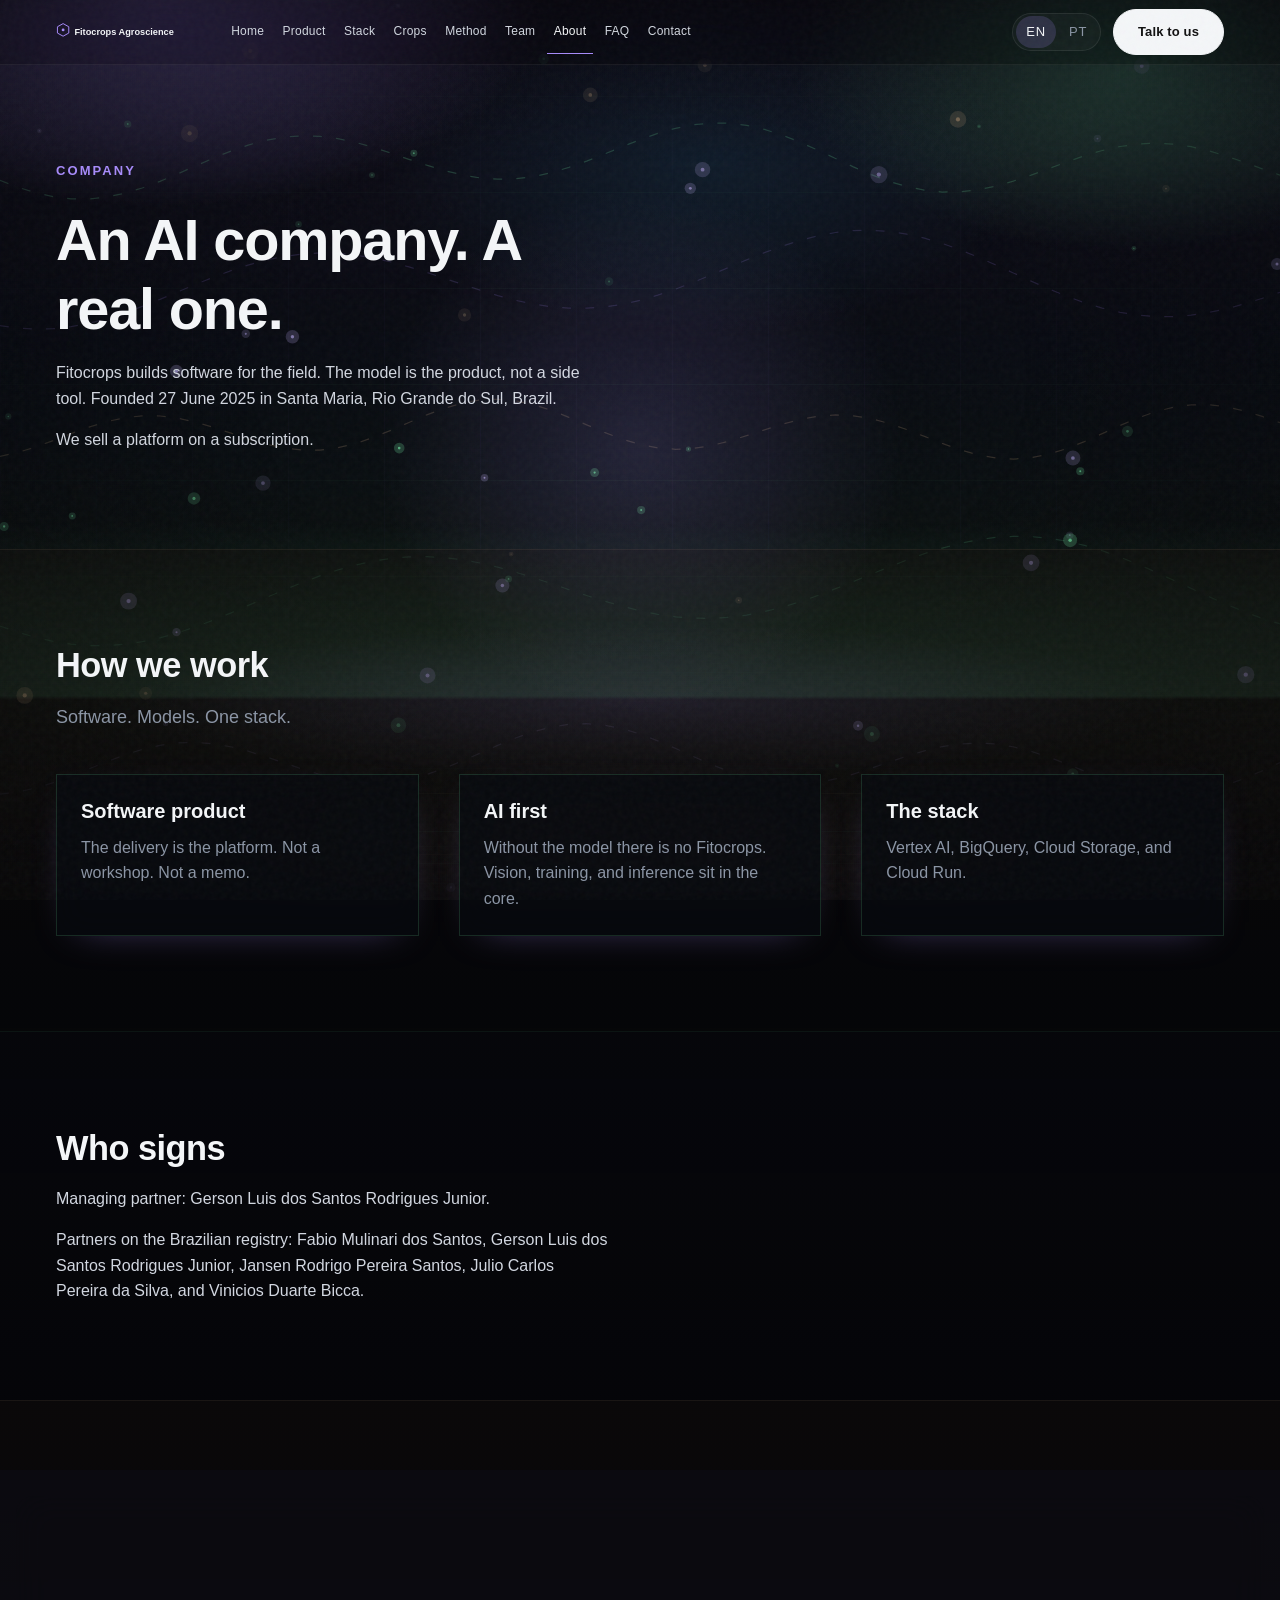
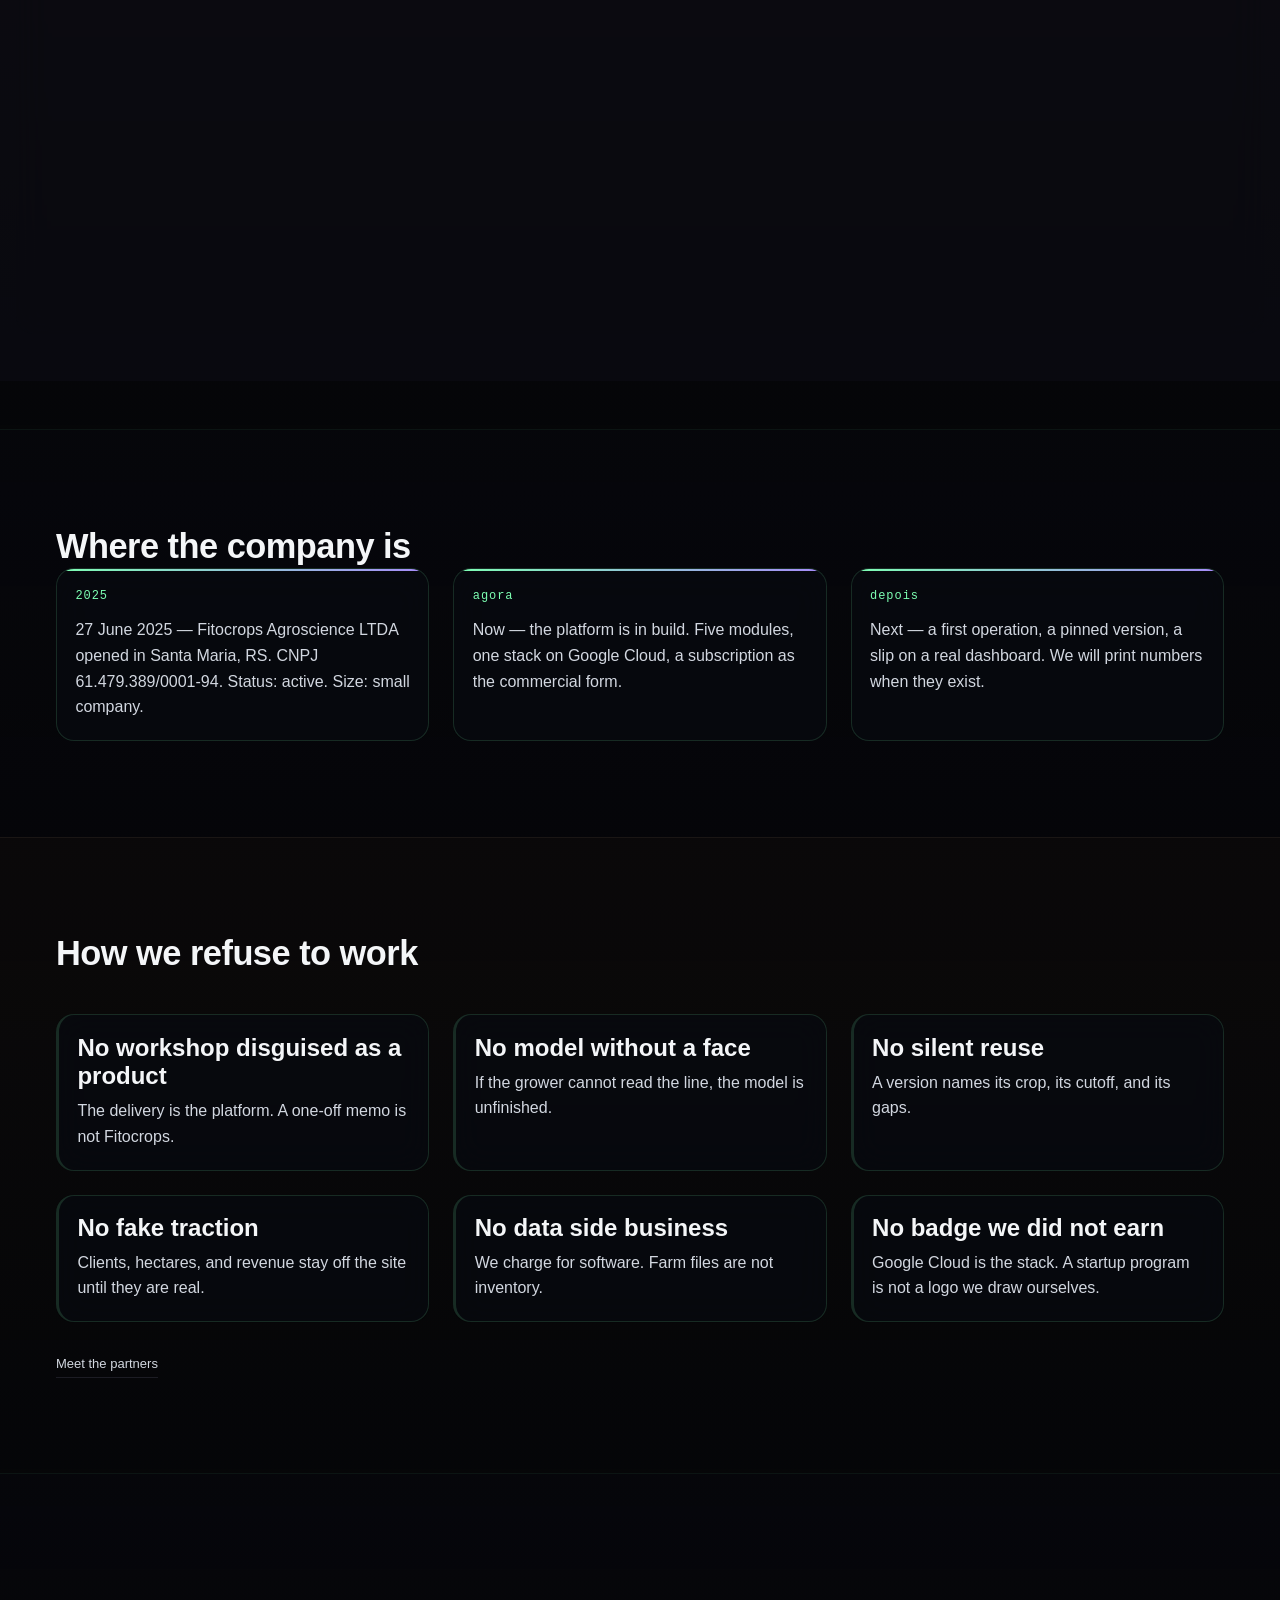
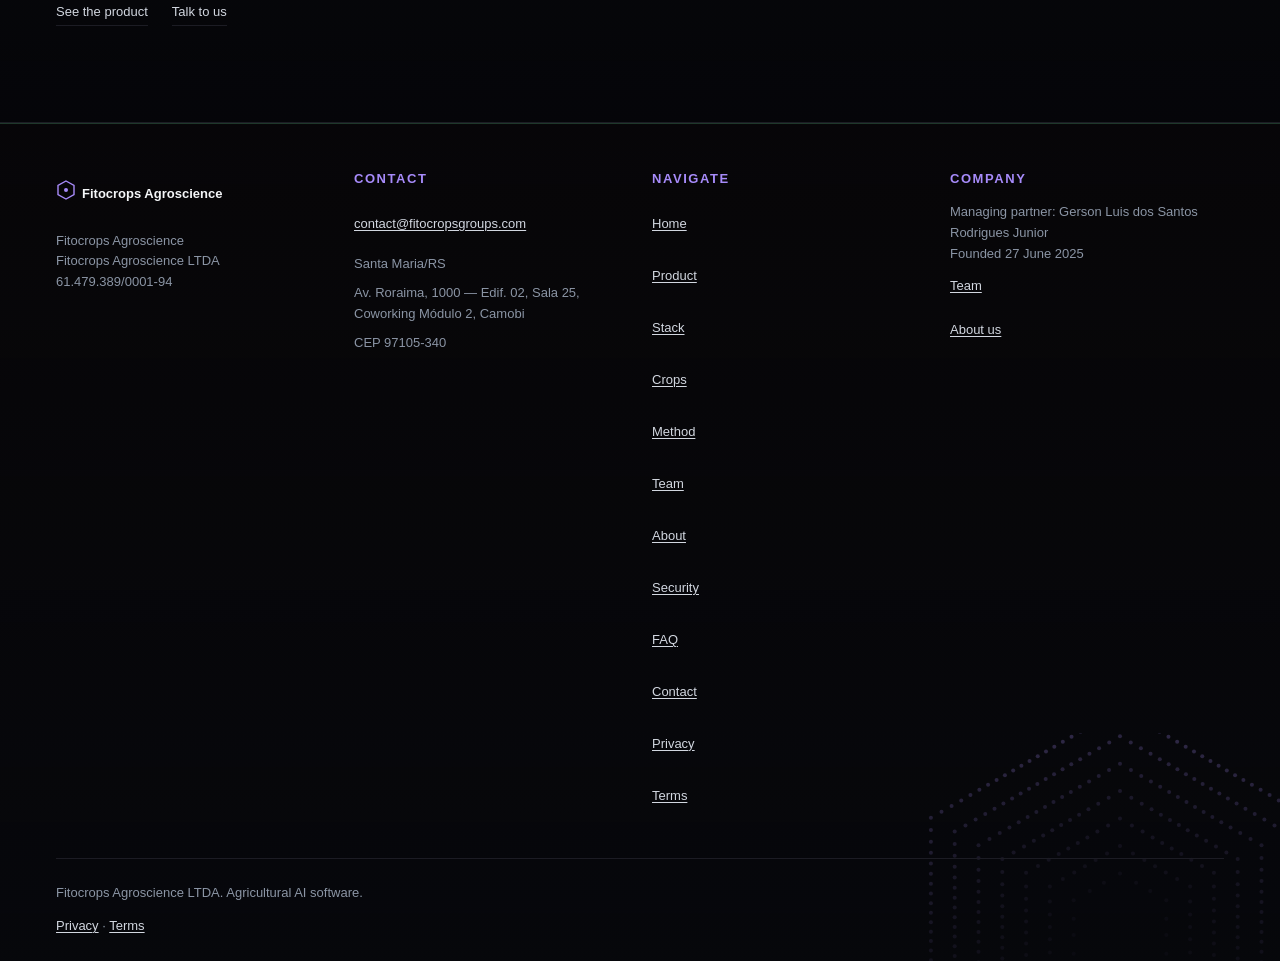
<file: sobre.html>
<!DOCTYPE html>
<html lang="en">
<head>
  <meta charset="utf-8">
  <meta name="viewport" content="width=device-width, initial-scale=1">
  <title data-i18n="about.title">About | Fitocrops Agroscience</title>
  <meta name="description" content="Fitocrops Agroscience LTDA. Agricultural AI company, founded 2025 in Santa Maria, Brazil." data-i18n-content="about.description">
  <link rel="canonical" href="https://[DOMÍNIO]/sobre.html">
  <meta property="og:type" content="website">
  <meta property="og:site_name" content="Fitocrops Agroscience">
  <meta property="og:locale" content="en_US" data-i18n-content="meta.ogLocale">
  <meta property="og:title" content="About | Fitocrops Agroscience" data-i18n-content="about.title">
  <meta property="og:description" content="Fitocrops Agroscience LTDA. Agricultural AI company, founded 2025 in Santa Maria, Brazil." data-i18n-content="about.description">
  <meta property="og:url" content="https://[DOMÍNIO]/sobre.html">
  <meta property="og:image" content="https://[DOMÍNIO]/assets/img/og-default.png">
  <meta name="theme-color" content="#050505">
  <link rel="icon" href="favicon.svg" type="image/svg+xml">
  <link rel="alternate icon" href="favicon.ico">
  <link rel="stylesheet" href="assets/css/tokens.css">
  <link rel="stylesheet" href="assets/css/site.css">
  <link rel="stylesheet" href="assets/css/vitrine.css">
  <link rel="stylesheet" href="assets/css/campo.css">
  <script>document.documentElement.classList.add('js');</script>
  <script src="assets/js/copy.js" defer></script>
  <script src="assets/js/i18n.js" defer></script>
  <script src="assets/js/nav.js" defer></script>
  <script src="assets/js/motion.js" defer></script>
</head>
<body>
  <a class="skip-link" href="#conteudo" data-i18n="skip">Skip to main content</a>
  <header class="cabecalho">
    <div class="container cabecalho__interno">
      <a class="cabecalho__marca" href="index.html">
        <img src="assets/img/logo-provisoria.svg" width="220" height="40" alt="Fitocrops Agroscience — home" data-i18n-alt="logo.alt">
      </a>
      <button class="cabecalho__alternador somente-js" type="button" id="alternador-menu" aria-expanded="false" aria-controls="menu-principal">
        <span class="cabecalho__alternador-barras" aria-hidden="true"></span>
        <span class="visualmente-oculto" data-i18n="nav.open">Open menu</span>
      </button>
      <nav class="cabecalho__nav" id="menu-principal" aria-label="Main" data-i18n-aria="nav.label">
                <ul class="menu">
          <li><a href="index.html" data-i18n="nav.home">Home</a></li>
          <li><a href="servicos.html" data-i18n="nav.product">Product</a></li>
          <li><a href="tecnologia.html" data-i18n="nav.stack">Stack</a></li>
          <li><a href="culturas.html" data-i18n="nav.crops">Crops</a></li>
          <li><a href="metodo.html" data-i18n="nav.method">Method</a></li>
          <li><a href="equipe.html" data-i18n="nav.team">Team</a></li>
          <li><a href="sobre.html" aria-current="page" data-i18n="nav.about">About</a></li>
          <li><a href="faq.html" data-i18n="nav.faq">FAQ</a></li>
          <li><a href="contato.html" class="menu__destaque" data-i18n="nav.contact">Contact</a></li>
        </ul>
      </nav>
      <div class="cabecalho__acoes">
        <div class="idioma" role="group" aria-label="Language" data-i18n-aria="lang.label">
          <button type="button" class="idioma__btn" data-lang-set="en" aria-pressed="true">EN</button>
          <button type="button" class="idioma__btn" data-lang-set="pt" aria-pressed="false">PT</button>
        </div>
        <a class="botao cabecalho__cta" href="contato.html" data-i18n="cta.talk">Talk to us</a>
      </div>
    </div>
  </header>

  <main id="conteudo" tabindex="-1">
    <section class="secao">
      <div class="container">
        <div class="conteudo-medida empilha">
          <p class="familia-servicos__titulo" data-i18n="about.kicker">Company</p>
          <h1 data-i18n="about.h1">An AI company. A real one.</h1>
          <p data-i18n="about.p1">Fitocrops builds software for the field. The model is the product, not a side tool. Founded 27 June 2025 in Santa Maria, Rio Grande do Sul, Brazil.</p>
          <p data-i18n="about.p2">We sell a platform on a subscription.</p>
        </div>
      </div>
    </section>

    <section class="secao" aria-labelledby="por-que">
      <div class="container">
        <div class="secao__intro">
          <h2 id="por-que" data-i18n="about.how">How we work</h2>
          <p data-i18n="about.howLead">Software. Models. One stack.</p>
        </div>
        <div class="geo-grade">
          <article class="geo-item">
            <h3 data-i18n="about.t1">Software product</h3>
            <p data-i18n="about.t1p">The delivery is the platform. Not a workshop. Not a memo.</p>
          </article>
          <article class="geo-item">
            <h3 data-i18n="about.t2">AI first</h3>
            <p data-i18n="about.t2p">Without the model there is no Fitocrops. Vision, training, and inference sit in the core.</p>
          </article>
          <article class="geo-item">
            <h3 data-i18n="about.t3">The stack</h3>
            <p data-i18n="about.t3p">Vertex AI, BigQuery, Cloud Storage, and Cloud Run.</p>
          </article>
        </div>
      </div>
    </section>

    <section class="secao" aria-labelledby="quem-assina">
      <div class="container">
        <div class="conteudo-medida empilha">
          <h2 id="quem-assina" data-i18n="about.who">Who signs</h2>
          <p data-i18n="about.who1">Managing partner: Gerson Luis dos Santos Rodrigues Junior.</p>
          <p data-i18n="about.who2">Partners on the Brazilian registry: Fabio Mulinari dos Santos, Gerson Luis dos Santos Rodrigues Junior, Jansen Rodrigo Pereira Santos, Julio Carlos Pereira da Silva, and Vinicios Duarte Bicca.</p>
        </div>
      </div>
    </section>

    <section class="secao" aria-labelledby="registro">
      <div class="container bloco-mapa bloco-mapa--painel">
        <figure class="bloco-mapa__figura">
          <img src="assets/img/mapa-pontos.svg" width="520" height="420" alt="Dotted map with Santa Maria, Brazil marked" data-i18n-alt="map.alt">
        </figure>
        <div>
          <p class="familia-servicos__titulo" data-i18n="about.reg">Registry</p>
          <h2 id="registro" data-i18n="about.facts">Company facts</h2>
          <ul class="lista-simples">
            <li data-i18n="about.l1">Trade name: Fitocrops Agroscience</li>
            <li data-i18n="about.l2">Legal name: Fitocrops Agroscience LTDA</li>
            <li data-i18n="about.l3">CNPJ: 61.479.389/0001-94</li>
            <li data-i18n="about.l4">Opened: 27 June 2025</li>
            <li data-i18n="about.l5">Size: small company</li>
            <li data-i18n="about.l6">Status: active</li>
            <li data-i18n="about.l7">Address: Avenida Roraima, 1000, Bldg. 02, Room 25, Coworking Module 2, Camobi</li>
            <li data-i18n="about.l8">Santa Maria, RS, Brazil · 97105-340</li>
          </ul>
        </div>
      </div>
    </section>


    <section class="secao" aria-labelledby="linha-do-tempo">
      <div class="container">
        <h2 id="linha-do-tempo" data-i18n="about.timeTitle">Where the company is</h2>
        <div class="grade-densa">
          <article class="ficha"><span class="ficha__num">2025</span><p data-i18n="about.time1">27 June 2025 — the company opened.</p></article>
          <article class="ficha"><span class="ficha__num">agora</span><p data-i18n="about.time2">Now — the platform is in build.</p></article>
          <article class="ficha"><span class="ficha__num">depois</span><p data-i18n="about.time3">Next — a first operation.</p></article>
        </div>
      </div>
    </section>
    <section class="secao" aria-labelledby="recusas">
      <div class="container">
        <div class="secao__intro">
          <h2 id="recusas" data-i18n="about.principles">How we refuse to work</h2>
        </div>
        <div class="grade-densa">
          <article class="dor"><h3 data-i18n="about.pr1t">No workshop disguised as a product</h3><p data-i18n="about.pr1">The delivery is the platform.</p></article>
          <article class="dor"><h3 data-i18n="about.pr2t">No model without a face</h3><p data-i18n="about.pr2">If the grower cannot read the line, the model is unfinished.</p></article>
          <article class="dor"><h3 data-i18n="about.pr3t">No silent reuse</h3><p data-i18n="about.pr3">A version names its crop.</p></article>
          <article class="dor"><h3 data-i18n="about.pr4t">No fake traction</h3><p data-i18n="about.pr4">Clients stay off the site until they are real.</p></article>
          <article class="dor"><h3 data-i18n="about.pr5t">No data side business</h3><p data-i18n="about.pr5">We charge for software.</p></article>
          <article class="dor"><h3 data-i18n="about.pr6t">No badge we did not earn</h3><p data-i18n="about.pr6">Google Cloud is the stack.</p></article>
        </div>
        <p class="fecho-secao"><a href="equipe.html" data-i18n="about.teamLink">Meet the partners</a></p>
      </div>
    </section>

    <section class="secao">
      <div class="container">
        <p class="fecho-secao">
          <a href="servicos.html" data-i18n="about.see">See the product</a>
          <a href="contato.html" data-i18n="cta.talk">Talk to us</a>
        </p>
      </div>
    </section>
  </main>

  <footer class="rodape superficie-escura">
    <div class="container">
      <div class="rodape__grade">
        <div class="rodape__coluna">
          <a class="rodape__marca" href="index.html">
            <img src="assets/img/logo-provisoria-branca.svg" width="220" height="40" alt="Fitocrops Agroscience">
          </a>
          <p>Fitocrops Agroscience</p>
          <p>Fitocrops Agroscience LTDA</p>
          <p>61.479.389/0001-94</p>
        </div>
        <div class="rodape__coluna">
          <h2 data-i18n="footer.contact">Contact</h2>
          <ul>
            <li><a href="mailto:contact@fitocropsgroups.com">contact@fitocropsgroups.com</a></li>
            <li>Santa Maria/RS</li>
            <li>Av. Roraima, 1000 — Edif. 02, Sala 25, Coworking Módulo 2, Camobi</li>
            <li>CEP 97105-340</li>
          </ul>
        </div>
        <div class="rodape__coluna">
          <h2 data-i18n="footer.nav">Navigate</h2>
          <ul>
            <li><a href="index.html" data-i18n="nav.home">Home</a></li>
            <li><a href="servicos.html" data-i18n="nav.product">Product</a></li>
            <li><a href="tecnologia.html" data-i18n="nav.stack">Stack</a></li>
            <li><a href="culturas.html" data-i18n="nav.crops">Crops</a></li>
            <li><a href="metodo.html" data-i18n="nav.method">Method</a></li>
            <li><a href="equipe.html" data-i18n="nav.team">Team</a></li>
            <li><a href="sobre.html" data-i18n="nav.about">About</a></li>
            <li><a href="seguranca.html" data-i18n="nav.security">Security</a></li>
            <li><a href="faq.html" data-i18n="nav.faq">FAQ</a></li>
            <li><a href="contato.html" data-i18n="nav.contact">Contact</a></li>
            <li><a href="privacidade.html" data-i18n="nav.privacy">Privacy</a></li>
            <li><a href="termos.html" data-i18n="nav.terms">Terms</a></li>
          </ul>
        </div>
        <div class="rodape__coluna">
          <h2 data-i18n="footer.company">Company</h2>
          <p data-i18n="footer.lead">Managing partner: Gerson Luis dos Santos Rodrigues Junior</p>
          <p data-i18n="footer.founded">Founded 27 June 2025</p>
          <p><a href="equipe.html" data-i18n="nav.team">Team</a></p>
          <p><a href="sobre.html" data-i18n="footer.who">About us</a></p>
        </div>
      </div>
      <div class="rodape__base">
        <p data-i18n="footer.legal">Fitocrops Agroscience LTDA. Agricultural AI software.</p>
        <p><a href="privacidade.html" data-i18n="nav.privacy">Privacy</a> · <a href="termos.html" data-i18n="nav.terms">Terms</a></p>
      </div>
    </div>
  </footer>
</body>
</html>
</file>
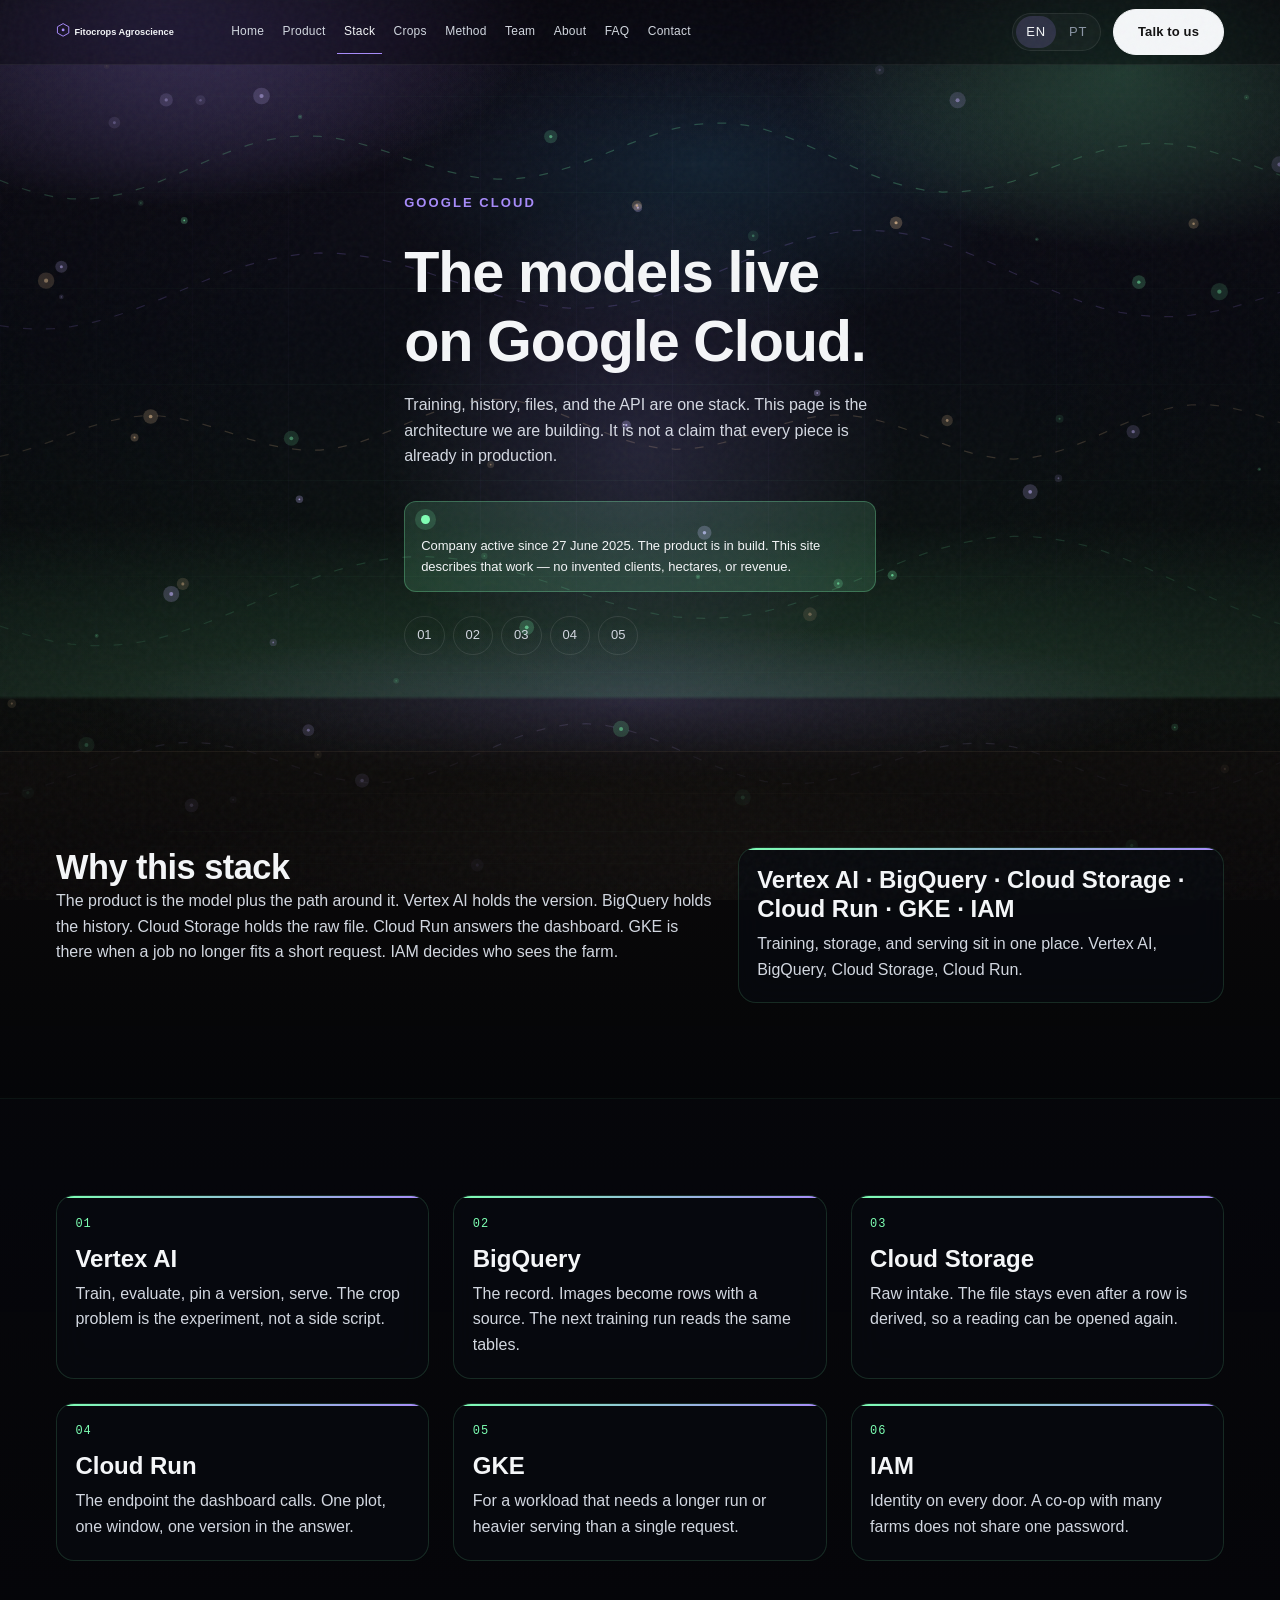
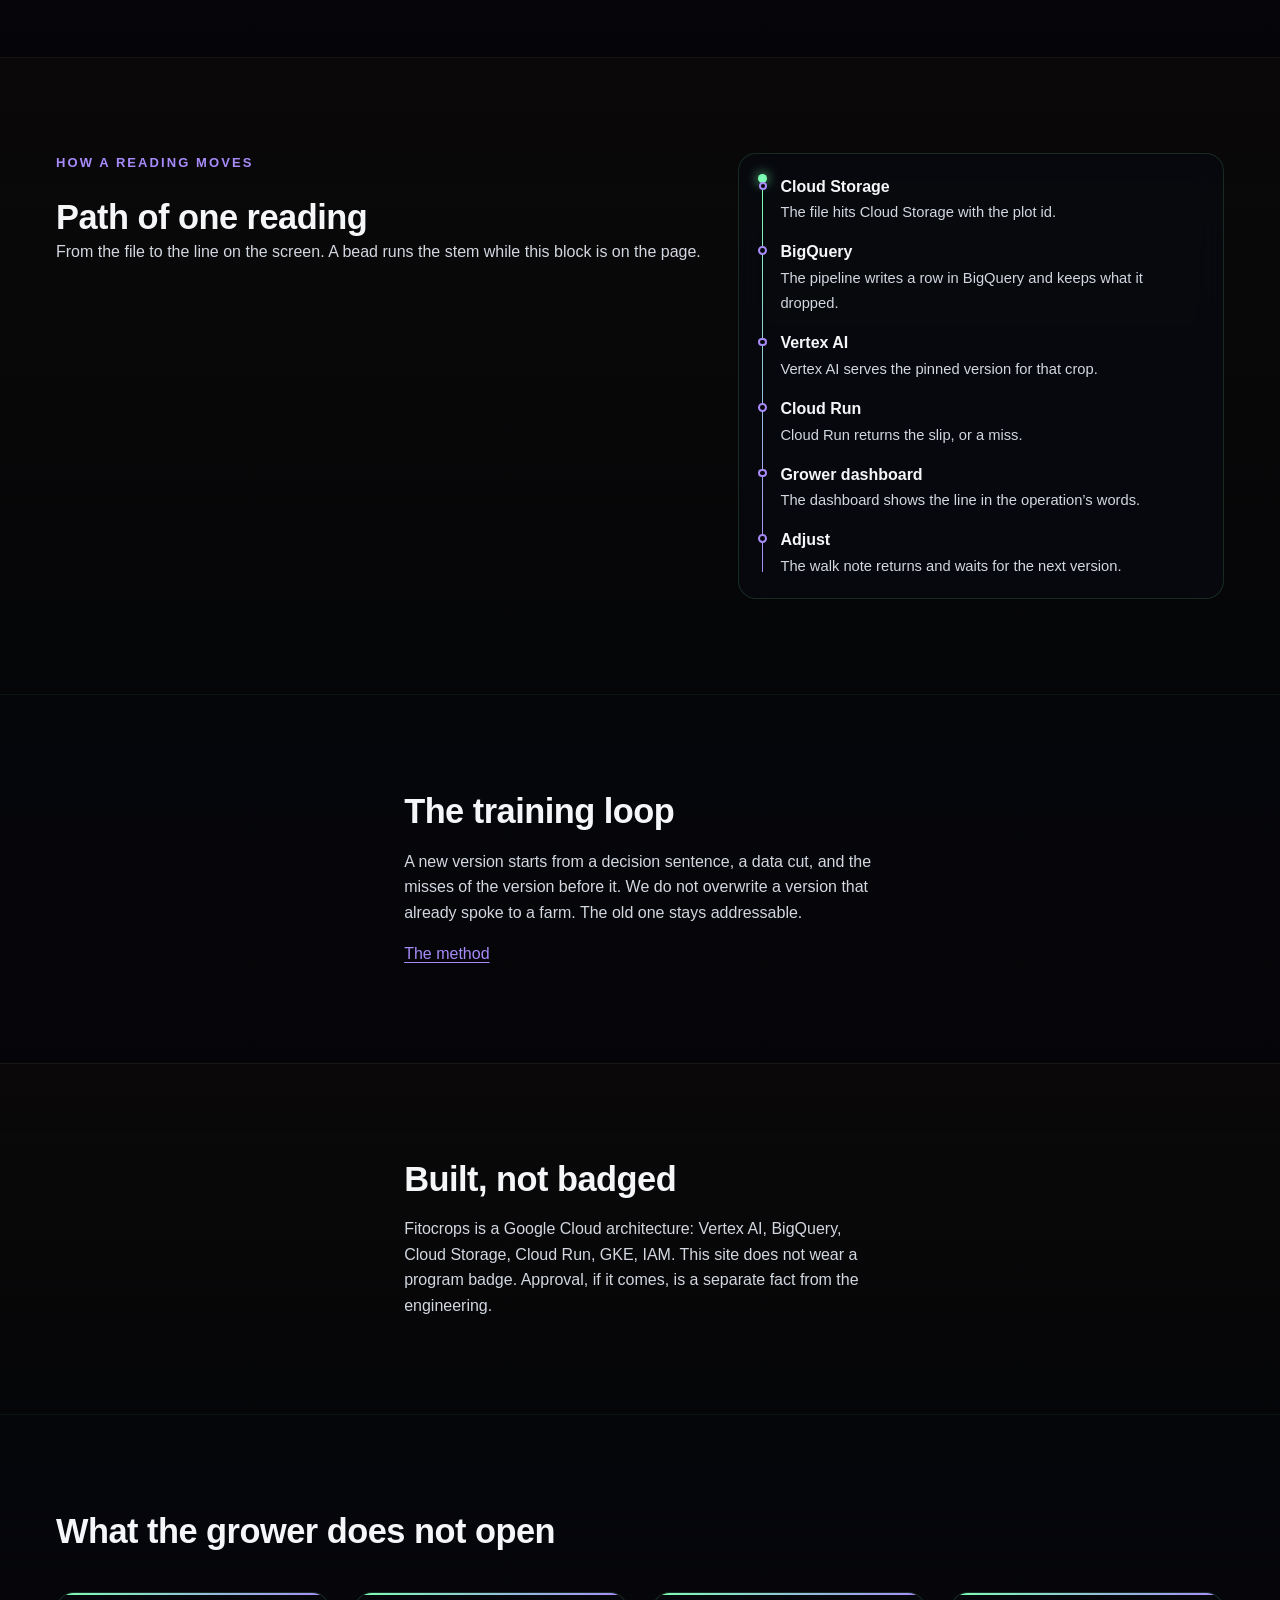
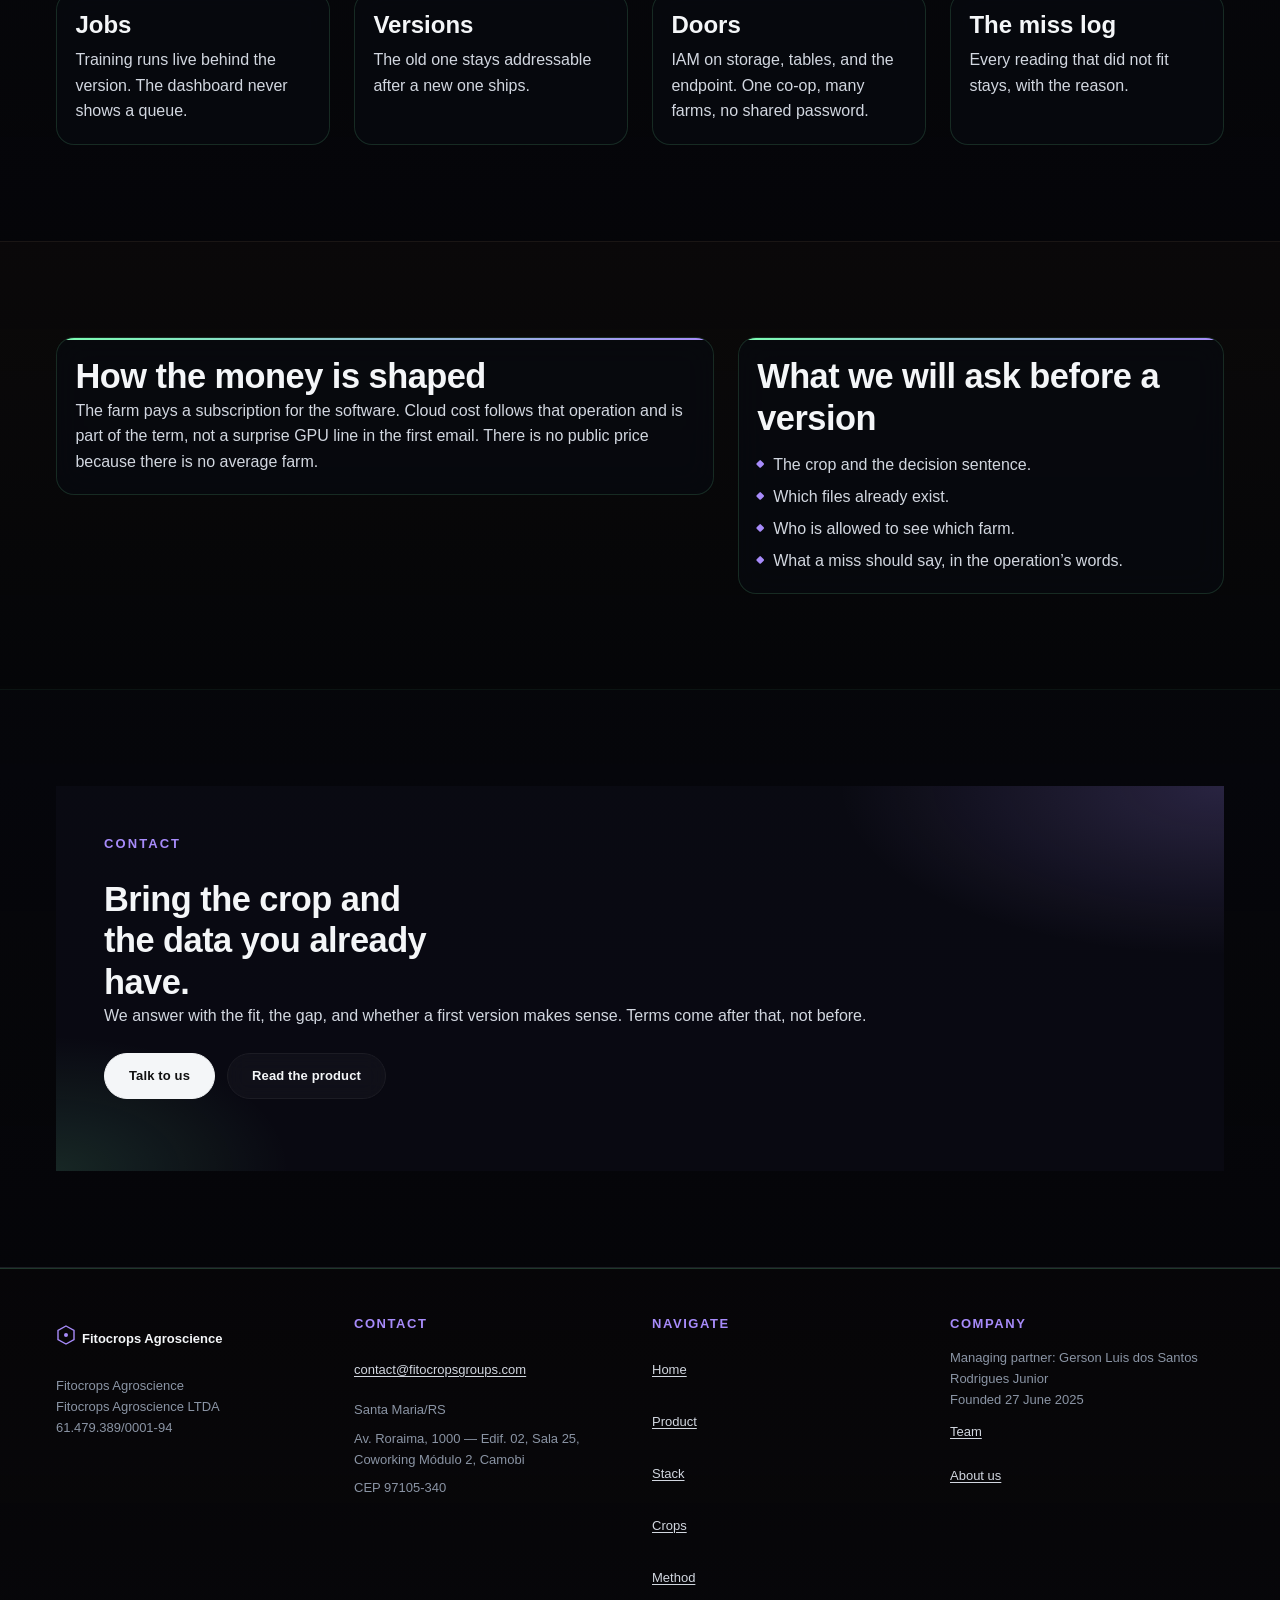
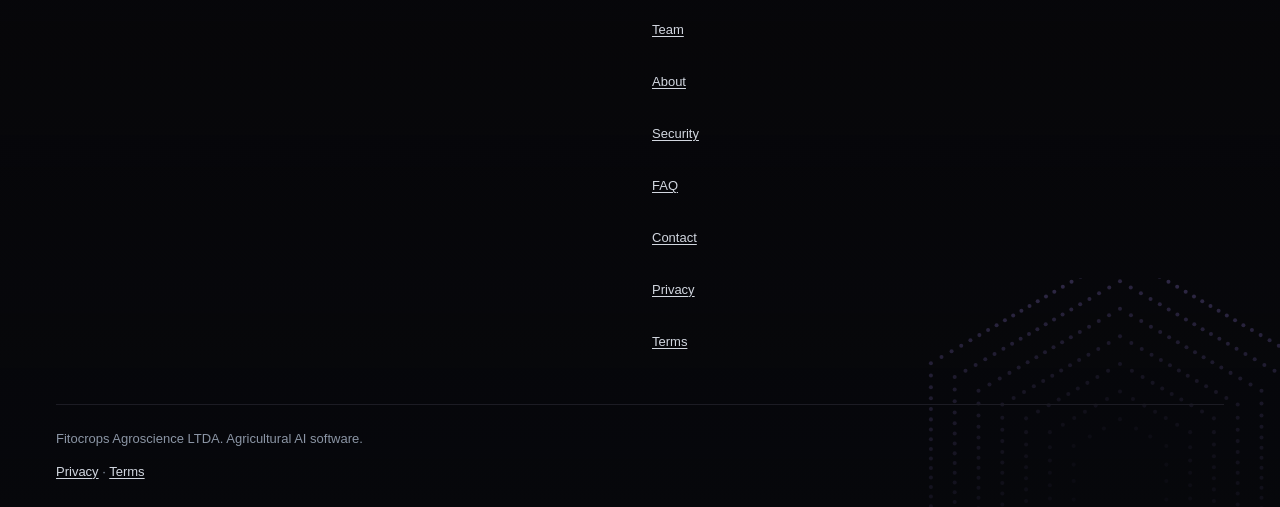
<file: tecnologia.html>
<!DOCTYPE html>
<html lang="en">
<head>
  <meta charset="utf-8">
  <meta name="viewport" content="width=device-width, initial-scale=1">
  <title data-i18n="tech.pageTitle">Stack | Fitocrops Agroscience</title>
  <meta name="description" content="Fitocrops on Google Cloud: Vertex AI, BigQuery, Cloud Storage, Cloud Run, GKE, and IAM." data-i18n-content="tech.pageDesc">
  <link rel="canonical" href="https://[DOMÍNIO]/tecnologia.html">
  <meta property="og:type" content="website">
  <meta property="og:site_name" content="Fitocrops Agroscience">
  <meta property="og:locale" content="en_US" data-i18n-content="meta.ogLocale">
  <meta property="og:title" content="Stack | Fitocrops Agroscience" data-i18n-content="tech.pageTitle">
  <meta property="og:description" content="Fitocrops on Google Cloud: Vertex AI, BigQuery, Cloud Storage, Cloud Run, GKE, and IAM." data-i18n-content="tech.pageDesc">
  <meta property="og:url" content="https://[DOMÍNIO]/tecnologia.html">
  <meta property="og:image" content="https://[DOMÍNIO]/assets/img/og-default.png">
  <meta name="theme-color" content="#050505">
  <link rel="icon" href="favicon.svg" type="image/svg+xml">
  <link rel="alternate icon" href="favicon.ico">
  <link rel="stylesheet" href="assets/css/tokens.css">
  <link rel="stylesheet" href="assets/css/site.css">
  <link rel="stylesheet" href="assets/css/vitrine.css">
  <link rel="stylesheet" href="assets/css/campo.css">
  <script>document.documentElement.classList.add('js');</script>
  <script src="assets/js/copy.js" defer></script>
  <script src="assets/js/i18n.js" defer></script>
  <script src="assets/js/nav.js" defer></script>
  <script src="assets/js/motion.js" defer></script>
</head>
<body>
  <a class="skip-link" href="#conteudo" data-i18n="skip">Skip to main content</a>
  <header class="cabecalho">
    <div class="container cabecalho__interno">
      <a class="cabecalho__marca" href="index.html">
        <img src="assets/img/logo-provisoria.svg" width="220" height="40" alt="Fitocrops Agroscience — home" data-i18n-alt="logo.alt">
      </a>
      <button class="cabecalho__alternador somente-js" type="button" id="alternador-menu" aria-expanded="false" aria-controls="menu-principal">
        <span class="cabecalho__alternador-barras" aria-hidden="true"></span>
        <span class="visualmente-oculto" data-i18n="nav.open">Open menu</span>
      </button>
      <nav class="cabecalho__nav" id="menu-principal" aria-label="Main" data-i18n-aria="nav.label">
                <ul class="menu">
          <li><a href="index.html" data-i18n="nav.home">Home</a></li>
          <li><a href="servicos.html" data-i18n="nav.product">Product</a></li>
          <li><a href="tecnologia.html" aria-current="page" data-i18n="nav.stack">Stack</a></li>
          <li><a href="culturas.html" data-i18n="nav.crops">Crops</a></li>
          <li><a href="metodo.html" data-i18n="nav.method">Method</a></li>
          <li><a href="equipe.html" data-i18n="nav.team">Team</a></li>
          <li><a href="sobre.html" data-i18n="nav.about">About</a></li>
          <li><a href="faq.html" data-i18n="nav.faq">FAQ</a></li>
          <li><a href="contato.html" class="menu__destaque" data-i18n="nav.contact">Contact</a></li>
        </ul>
      </nav>
      <div class="cabecalho__acoes">
        <div class="idioma" role="group" aria-label="Language" data-i18n-aria="lang.label">
          <button type="button" class="idioma__btn" data-lang-set="en" aria-pressed="true">EN</button>
          <button type="button" class="idioma__btn" data-lang-set="pt" aria-pressed="false">PT</button>
        </div>
        <a class="botao cabecalho__cta" href="contato.html" data-i18n="cta.talk">Talk to us</a>
      </div>
    </div>
  </header>

  <main id="conteudo" tabindex="-1">
    <section class="secao secao--hero">
      <div class="container conteudo-medida empilha">
        <p class="familia-servicos__titulo" data-i18n="tech.kicker">Google Cloud</p>
        <h1 data-i18n="tech.h1">The models live on Google Cloud.</h1>
        <p data-i18n="tech.lead">Training, history, files, and the API are one stack. This page is the architecture we are building. It is not a claim that every piece is already in production.</p>
        <p class="faixa-status"><i aria-hidden="true"></i><span data-i18n="status.line">Company active since 27 June 2025.</span></p>
        <nav class="indice" aria-label="On this page">
          <a href="#por-que">01</a>
          <a href="#servicos-nuvem">02</a>
          <a href="#caminho">03</a>
          <a href="#ciclo">04</a>
          <a href="#selo">05</a>
        </nav>
      </div>
    </section>
    <section class="secao" id="por-que" aria-labelledby="por-que-t">
      <div class="container duas">
        <div>
          <h2 id="por-que-t" data-i18n="tech.whyTitle">Why this stack</h2>
          <p data-i18n="tech.why">The product is the model plus the path around it.</p>
        </div>
        <article class="recorte">
          <h3>Vertex AI · BigQuery · Cloud Storage · Cloud Run · GKE · IAM</h3>
          <p data-i18n="home.cloudLead">Training, storage, and serving sit in one place.</p>
        </article>
      </div>
    </section>
    <section class="secao" id="servicos-nuvem" aria-labelledby="nuvem-seis">
      <div class="container">
        <h2 id="nuvem-seis" class="visualmente-oculto">Google Cloud</h2>
        <div class="grade-densa">
          <article class="ficha"><span class="ficha__num">01</span><h3 data-i18n="tech.s1t">Vertex AI</h3><p data-i18n="tech.s1">Train, evaluate, pin a version, serve.</p></article>
          <article class="ficha"><span class="ficha__num">02</span><h3 data-i18n="tech.s2t">BigQuery</h3><p data-i18n="tech.s2">The record.</p></article>
          <article class="ficha"><span class="ficha__num">03</span><h3 data-i18n="tech.s3t">Cloud Storage</h3><p data-i18n="tech.s3">Raw intake.</p></article>
          <article class="ficha"><span class="ficha__num">04</span><h3 data-i18n="tech.s4t">Cloud Run</h3><p data-i18n="tech.s4">The endpoint the dashboard calls.</p></article>
          <article class="ficha"><span class="ficha__num">05</span><h3 data-i18n="tech.s5t">GKE</h3><p data-i18n="tech.s5">For a longer run or heavier serving.</p></article>
          <article class="ficha"><span class="ficha__num">06</span><h3 data-i18n="tech.s6t">IAM</h3><p data-i18n="tech.s6">Identity on every door.</p></article>
        </div>
      </div>
    </section>
    <section class="secao" id="caminho" aria-labelledby="caminho-t">
      <div class="container duas">
        <div>
          <p class="familia-servicos__titulo" data-i18n="home.flow">How a reading moves</p>
          <h2 id="caminho-t" data-i18n="tech.pathTitle">Path of one reading</h2>
          <p data-i18n="tech.pathLead">From the file to the line on the screen.</p>
        </div>
        <div class="caule">
          <ol class="caule__lista">
            <i class="caule__gota" aria-hidden="true"></i>
            <li><strong>Cloud Storage</strong><span data-i18n="tech.p1">The file hits Cloud Storage with the plot id.</span></li>
            <li><strong>BigQuery</strong><span data-i18n="tech.p2">The pipeline writes a row in BigQuery and keeps what it dropped.</span></li>
            <li><strong>Vertex AI</strong><span data-i18n="tech.p3">Vertex AI serves the pinned version for that crop.</span></li>
            <li><strong>Cloud Run</strong><span data-i18n="tech.p4">Cloud Run returns the slip, or a miss.</span></li>
            <li><strong data-i18n="home.m5t">Dashboard</strong><span data-i18n="tech.p5">The dashboard shows the line in the operation’s words.</span></li>
            <li><strong data-i18n="home.s6t">Adjust</strong><span data-i18n="tech.p6">The walk note returns and waits for the next version.</span></li>
          </ol>
        </div>
      </div>
    </section>
    <section class="secao" id="ciclo" aria-labelledby="ciclo-t">
      <div class="container conteudo-medida empilha">
        <h2 id="ciclo-t" data-i18n="tech.loopTitle">The training loop</h2>
        <p data-i18n="tech.loop">A new version starts from a decision sentence, a data cut, and the misses of the version before it.</p>
        <p><a href="metodo.html" data-i18n="meth.more">The method</a></p>
      </div>
    </section>
    <section class="secao" id="selo" aria-labelledby="selo-t">
      <div class="container conteudo-medida empilha">
        <h2 id="selo-t" data-i18n="tech.liveTitle">Built, not badged</h2>
        <p data-i18n="tech.live">Fitocrops is a Google Cloud architecture.</p>
      </div>
    </section>
    <section class="secao" aria-labelledby="por-tras">
      <div class="container">
        <div class="secao__intro">
          <h2 id="por-tras" data-i18n="tech.obsTitle">What the grower does not open</h2>
        </div>
        <div class="grade-entradas">
          <article class="ficha"><h3 data-i18n="tech.obs1t">Jobs</h3><p data-i18n="tech.obs1">Training runs live behind the version.</p></article>
          <article class="ficha"><h3 data-i18n="tech.obs2t">Versions</h3><p data-i18n="tech.obs2">The old one stays addressable.</p></article>
          <article class="ficha"><h3 data-i18n="tech.obs3t">Doors</h3><p data-i18n="tech.obs3">IAM on storage, tables, and the endpoint.</p></article>
          <article class="ficha"><h3 data-i18n="tech.obs4t">The miss log</h3><p data-i18n="tech.obs4">Every reading that did not fit stays.</p></article>
        </div>
      </div>
    </section>
    <section class="secao" aria-labelledby="dinheiro">
      <div class="container duas">
        <article class="recorte">
          <h2 id="dinheiro" data-i18n="tech.costTitle">How the money is shaped</h2>
          <p data-i18n="tech.cost">The farm pays a subscription for the software.</p>
        </article>
        <article class="recorte">
          <h2 data-i18n="tech.askTitle">What we will ask before a version</h2>
          <ul class="lista-marcar">
            <li data-i18n="tech.ask1">The crop and the decision sentence.</li>
            <li data-i18n="tech.ask2">Which files already exist.</li>
            <li data-i18n="tech.ask3">Who is allowed to see which farm.</li>
            <li data-i18n="tech.ask4">What a miss should say.</li>
          </ul>
        </article>
      </div>
    </section>
    <section class="secao">
      <div class="container">
        <div class="chamada">
          <p class="familia-servicos__titulo" data-i18n="nav.contact">Contact</p>
          <h2 data-i18n="cta.bandTitle">Bring the crop and the data you already have.</h2>
          <p data-i18n="cta.bandLead">We answer with the fit, the gap, and whether a first version makes sense. Terms come after that, not before.</p>
          <div class="fila-botoes">
            <a class="botao" href="contato.html" data-i18n="cta.talk">Talk to us</a>
            <a class="botao botao--secundario" href="servicos.html" data-i18n="cta.product">Read the product</a>
          </div>
        </div>
      </div>
    </section>
  </main>
<footer class="rodape superficie-escura">
    <div class="container">
      <div class="rodape__grade">
        <div class="rodape__coluna">
          <a class="rodape__marca" href="index.html">
            <img src="assets/img/logo-provisoria-branca.svg" width="220" height="40" alt="Fitocrops Agroscience">
          </a>
          <p>Fitocrops Agroscience</p>
          <p>Fitocrops Agroscience LTDA</p>
          <p>61.479.389/0001-94</p>
        </div>
        <div class="rodape__coluna">
          <h2 data-i18n="footer.contact">Contact</h2>
          <ul>
            <li><a href="mailto:contact@fitocropsgroups.com">contact@fitocropsgroups.com</a></li>
            <li>Santa Maria/RS</li>
            <li>Av. Roraima, 1000 — Edif. 02, Sala 25, Coworking Módulo 2, Camobi</li>
            <li>CEP 97105-340</li>
          </ul>
        </div>
        <div class="rodape__coluna">
          <h2 data-i18n="footer.nav">Navigate</h2>
          <ul>
            <li><a href="index.html" data-i18n="nav.home">Home</a></li>
            <li><a href="servicos.html" data-i18n="nav.product">Product</a></li>
            <li><a href="tecnologia.html" data-i18n="nav.stack">Stack</a></li>
            <li><a href="culturas.html" data-i18n="nav.crops">Crops</a></li>
            <li><a href="metodo.html" data-i18n="nav.method">Method</a></li>
            <li><a href="equipe.html" data-i18n="nav.team">Team</a></li>
            <li><a href="sobre.html" data-i18n="nav.about">About</a></li>
            <li><a href="seguranca.html" data-i18n="nav.security">Security</a></li>
            <li><a href="faq.html" data-i18n="nav.faq">FAQ</a></li>
            <li><a href="contato.html" data-i18n="nav.contact">Contact</a></li>
            <li><a href="privacidade.html" data-i18n="nav.privacy">Privacy</a></li>
            <li><a href="termos.html" data-i18n="nav.terms">Terms</a></li>
          </ul>
        </div>
        <div class="rodape__coluna">
          <h2 data-i18n="footer.company">Company</h2>
          <p data-i18n="footer.lead">Managing partner: Gerson Luis dos Santos Rodrigues Junior</p>
          <p data-i18n="footer.founded">Founded 27 June 2025</p>
          <p><a href="equipe.html" data-i18n="nav.team">Team</a></p>
          <p><a href="sobre.html" data-i18n="footer.who">About us</a></p>
        </div>
      </div>
      <div class="rodape__base">
        <p data-i18n="footer.legal">Fitocrops Agroscience LTDA. Agricultural AI software.</p>
        <p><a href="privacidade.html" data-i18n="nav.privacy">Privacy</a> · <a href="termos.html" data-i18n="nav.terms">Terms</a></p>
      </div>
    </div>
  </footer>
</body>
</html>
</file>
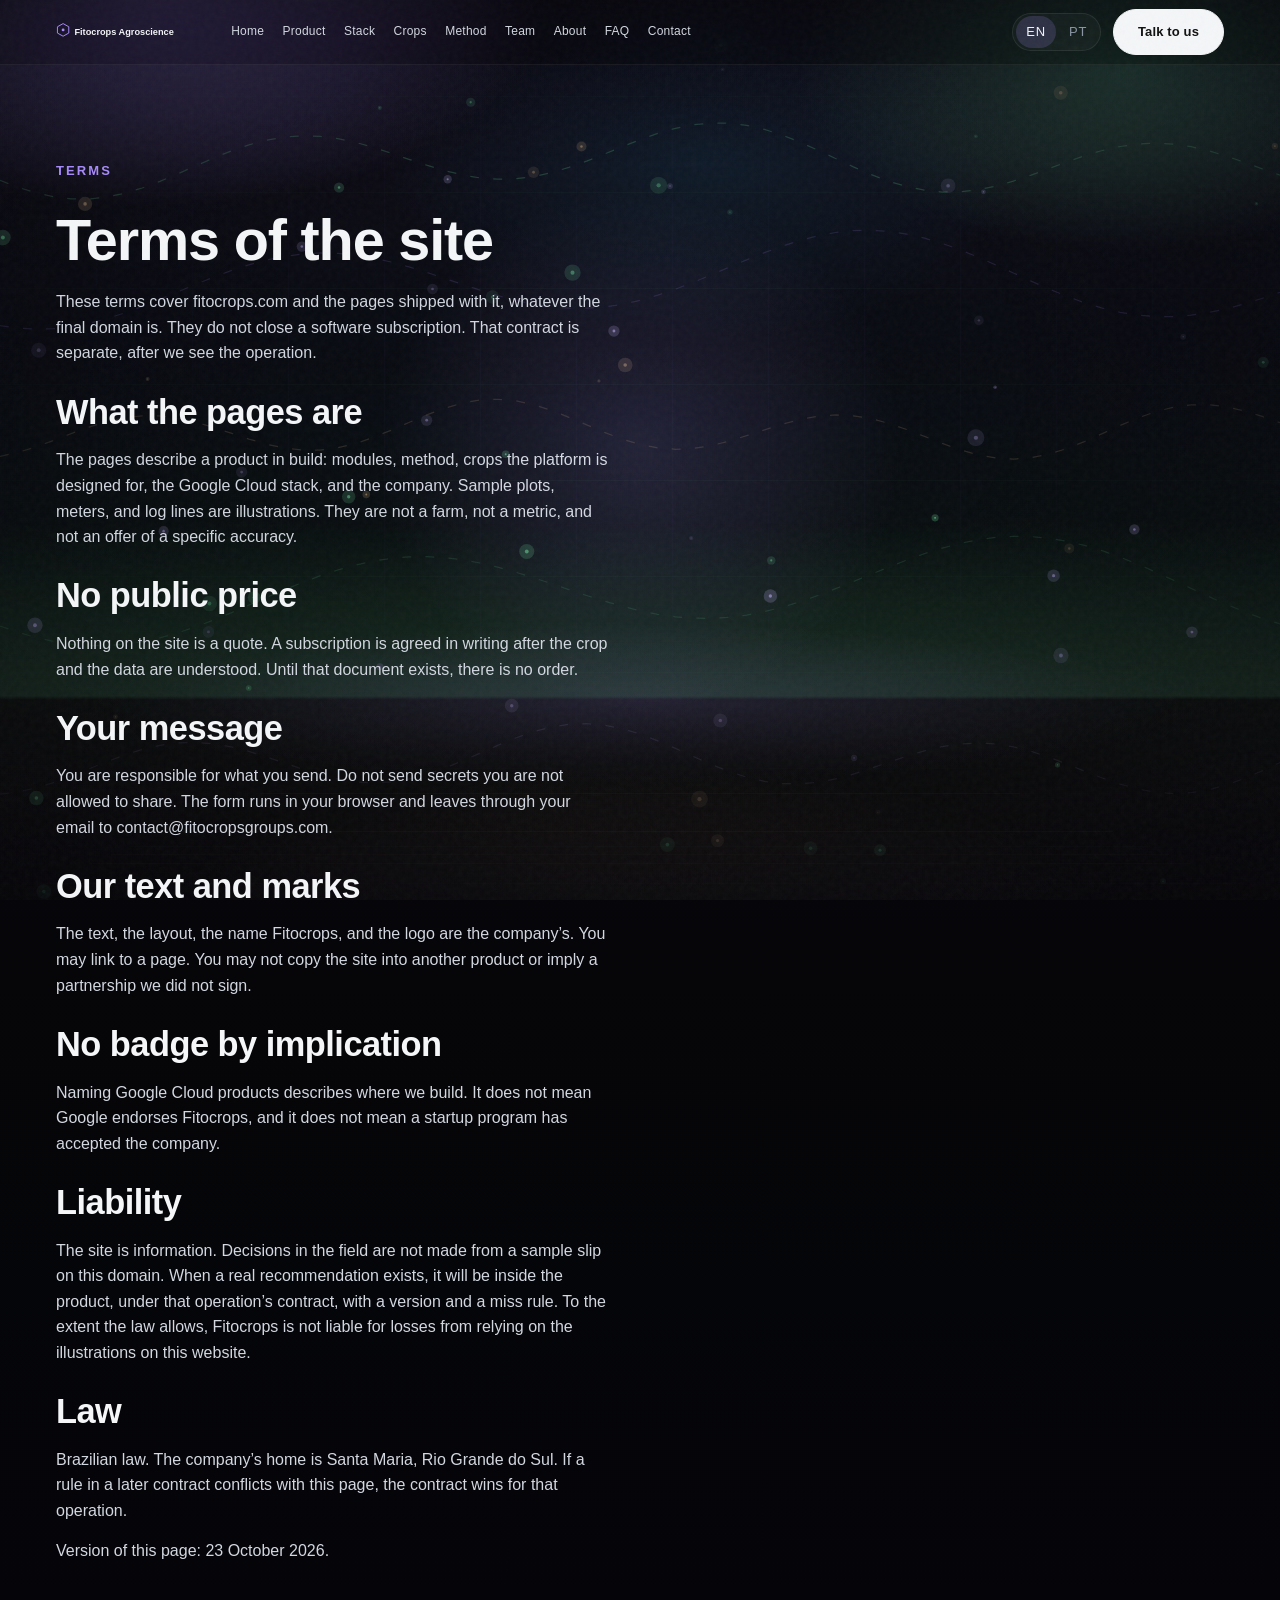
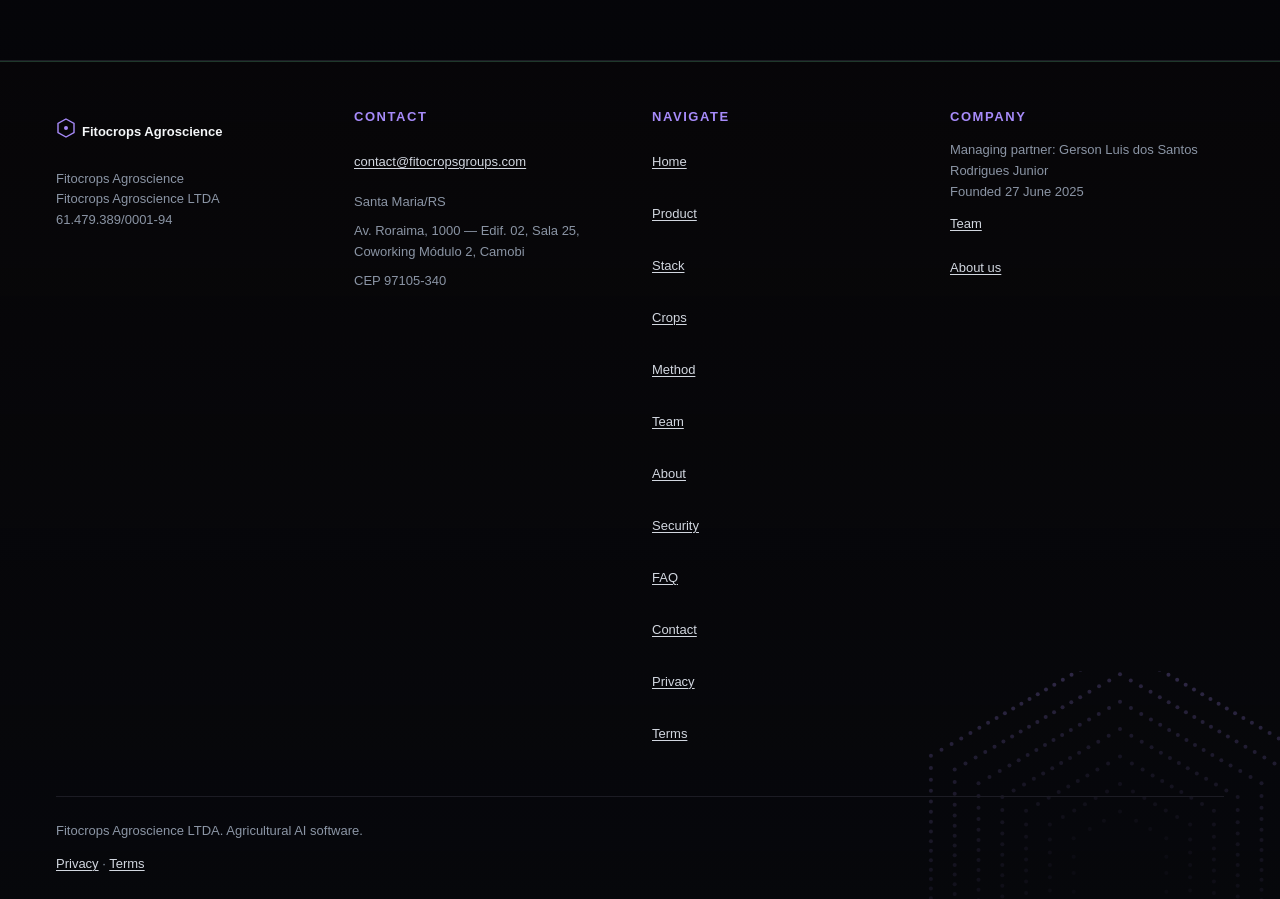
<file: termos.html>
<!DOCTYPE html>
<html lang="en">
<head>
  <meta charset="utf-8">
  <meta name="viewport" content="width=device-width, initial-scale=1">
  <title data-i18n="term.pageTitle">Terms | Fitocrops Agroscience</title>
  <meta name="description" content="Terms for using the Fitocrops website. The product subscription is a separate contract." data-i18n-content="term.pageDesc">
  <link rel="canonical" href="https://[DOMÍNIO]/termos.html">
  <meta property="og:type" content="website">
  <meta property="og:site_name" content="Fitocrops Agroscience">
  <meta property="og:locale" content="en_US" data-i18n-content="meta.ogLocale">
  <meta property="og:title" content="Terms | Fitocrops Agroscience" data-i18n-content="term.pageTitle">
  <meta property="og:description" content="Terms for using the Fitocrops website. The product subscription is a separate contract." data-i18n-content="term.pageDesc">
  <meta property="og:url" content="https://[DOMÍNIO]/termos.html">
  <meta property="og:image" content="https://[DOMÍNIO]/assets/img/og-default.png">
  <meta name="theme-color" content="#050505">
  <link rel="icon" href="favicon.svg" type="image/svg+xml">
  <link rel="alternate icon" href="favicon.ico">
  <link rel="stylesheet" href="assets/css/tokens.css">
  <link rel="stylesheet" href="assets/css/site.css">
  <link rel="stylesheet" href="assets/css/vitrine.css">
  <link rel="stylesheet" href="assets/css/campo.css">
  <script>document.documentElement.classList.add('js');</script>
  <script src="assets/js/copy.js" defer></script>
  <script src="assets/js/i18n.js" defer></script>
  <script src="assets/js/nav.js" defer></script>
  <script src="assets/js/motion.js" defer></script>
</head>
<body>
  <a class="skip-link" href="#conteudo" data-i18n="skip">Skip to main content</a>
  <header class="cabecalho">
    <div class="container cabecalho__interno">
      <a class="cabecalho__marca" href="index.html">
        <img src="assets/img/logo-provisoria.svg" width="220" height="40" alt="Fitocrops Agroscience — home" data-i18n-alt="logo.alt">
      </a>
      <button class="cabecalho__alternador somente-js" type="button" id="alternador-menu" aria-expanded="false" aria-controls="menu-principal">
        <span class="cabecalho__alternador-barras" aria-hidden="true"></span>
        <span class="visualmente-oculto" data-i18n="nav.open">Open menu</span>
      </button>
      <nav class="cabecalho__nav" id="menu-principal" aria-label="Main" data-i18n-aria="nav.label">
                <ul class="menu">
          <li><a href="index.html" data-i18n="nav.home">Home</a></li>
          <li><a href="servicos.html" data-i18n="nav.product">Product</a></li>
          <li><a href="tecnologia.html" data-i18n="nav.stack">Stack</a></li>
          <li><a href="culturas.html" data-i18n="nav.crops">Crops</a></li>
          <li><a href="metodo.html" data-i18n="nav.method">Method</a></li>
          <li><a href="equipe.html" data-i18n="nav.team">Team</a></li>
          <li><a href="sobre.html" data-i18n="nav.about">About</a></li>
          <li><a href="faq.html" data-i18n="nav.faq">FAQ</a></li>
          <li><a href="contato.html" class="menu__destaque" data-i18n="nav.contact">Contact</a></li>
        </ul>
      </nav>
      <div class="cabecalho__acoes">
        <div class="idioma" role="group" aria-label="Language" data-i18n-aria="lang.label">
          <button type="button" class="idioma__btn" data-lang-set="en" aria-pressed="true">EN</button>
          <button type="button" class="idioma__btn" data-lang-set="pt" aria-pressed="false">PT</button>
        </div>
        <a class="botao cabecalho__cta" href="contato.html" data-i18n="cta.talk">Talk to us</a>
      </div>
    </div>
  </header>

  <main id="conteudo" tabindex="-1">
    <section class="secao">
      <div class="container">
        <article class="conteudo-medida texto-longo">
          <p class="familia-servicos__titulo" data-i18n="term.kicker">Terms</p>
          <h1 data-i18n="term.h1">Terms of the site</h1>
          <p data-i18n="term.lead">These terms cover fitocrops.com and the pages shipped with it, whatever the final domain is. They do not close a software subscription. That contract is separate, after we see the operation.</p>
          <h2 data-i18n="term.s1">What the pages are</h2>
        <p data-i18n="term.p1">The pages describe a product in build.</p>
        <h2 data-i18n="term.s2">No public price</h2>
        <p data-i18n="term.p2">Nothing on the site is a quote.</p>
        <h2 data-i18n="term.s3">Your message</h2>
        <p data-i18n="term.p3">You are responsible for what you send.</p>
        <h2 data-i18n="term.s4">Our text and marks</h2>
        <p data-i18n="term.p4">The text and the name Fitocrops are the company’s.</p>
        <h2 data-i18n="term.s5">No badge by implication</h2>
        <p data-i18n="term.p5">Naming Google Cloud products describes where we build.</p>
        <h2 data-i18n="term.s6">Liability</h2>
        <p data-i18n="term.p6">The site is information.</p>
        <h2 data-i18n="term.s7">Law</h2>
        <p data-i18n="term.p7">Brazilian law.</p>
          <p data-i18n="term.updated">Version of this page: 23 October 2026.</p>
        </article>
      </div>
    </section>
  </main>
<footer class="rodape superficie-escura">
    <div class="container">
      <div class="rodape__grade">
        <div class="rodape__coluna">
          <a class="rodape__marca" href="index.html">
            <img src="assets/img/logo-provisoria-branca.svg" width="220" height="40" alt="Fitocrops Agroscience">
          </a>
          <p>Fitocrops Agroscience</p>
          <p>Fitocrops Agroscience LTDA</p>
          <p>61.479.389/0001-94</p>
        </div>
        <div class="rodape__coluna">
          <h2 data-i18n="footer.contact">Contact</h2>
          <ul>
            <li><a href="mailto:contact@fitocropsgroups.com">contact@fitocropsgroups.com</a></li>
            <li>Santa Maria/RS</li>
            <li>Av. Roraima, 1000 — Edif. 02, Sala 25, Coworking Módulo 2, Camobi</li>
            <li>CEP 97105-340</li>
          </ul>
        </div>
        <div class="rodape__coluna">
          <h2 data-i18n="footer.nav">Navigate</h2>
          <ul>
            <li><a href="index.html" data-i18n="nav.home">Home</a></li>
            <li><a href="servicos.html" data-i18n="nav.product">Product</a></li>
            <li><a href="tecnologia.html" data-i18n="nav.stack">Stack</a></li>
            <li><a href="culturas.html" data-i18n="nav.crops">Crops</a></li>
            <li><a href="metodo.html" data-i18n="nav.method">Method</a></li>
            <li><a href="equipe.html" data-i18n="nav.team">Team</a></li>
            <li><a href="sobre.html" data-i18n="nav.about">About</a></li>
            <li><a href="seguranca.html" data-i18n="nav.security">Security</a></li>
            <li><a href="faq.html" data-i18n="nav.faq">FAQ</a></li>
            <li><a href="contato.html" data-i18n="nav.contact">Contact</a></li>
            <li><a href="privacidade.html" data-i18n="nav.privacy">Privacy</a></li>
            <li><a href="termos.html" data-i18n="nav.terms">Terms</a></li>
          </ul>
        </div>
        <div class="rodape__coluna">
          <h2 data-i18n="footer.company">Company</h2>
          <p data-i18n="footer.lead">Managing partner: Gerson Luis dos Santos Rodrigues Junior</p>
          <p data-i18n="footer.founded">Founded 27 June 2025</p>
          <p><a href="equipe.html" data-i18n="nav.team">Team</a></p>
          <p><a href="sobre.html" data-i18n="footer.who">About us</a></p>
        </div>
      </div>
      <div class="rodape__base">
        <p data-i18n="footer.legal">Fitocrops Agroscience LTDA. Agricultural AI software.</p>
        <p><a href="privacidade.html" data-i18n="nav.privacy">Privacy</a> · <a href="termos.html" data-i18n="nav.terms">Terms</a></p>
      </div>
    </div>
  </footer>
</body>
</html>
</file>
<file: assets/css/tokens.css>
/* Paleta mais dark, acento roxo — referência visual de produto, conteúdo do briefing. */

:root {
  --cor-noite: #050508;
  --cor-marinho-profundo: #050508;
  --cor-marinho: #0B0B12;

  /* Roxo de acento, ícones e CTA
     Sobre #030508 como elemento não textual: ok.
     Texto escuro sobre o roxo claro: ~7:1 */
  --cor-azul: #A78BFA;
  --cor-dourado: #A78BFA;
  --cor-dourado-escuro: #A78BFA;
  --cor-dourado-claro: #C4B5FD;
  --cor-azul-botao: #F4F6F8;
  --cor-botao-texto: #111111;

  --cor-superficie: #050508;
  --cor-neutro-claro: #050508;
  --cor-card: rgba(12, 12, 20, 0.62);
  --cor-vidro: rgba(14, 14, 22, 0.55);
  --cor-brilho: rgba(167, 139, 250, 0.55);
  --cor-neon: #C4B5FD;
  --malha-a: rgba(124, 58, 237, 0.22);
  --malha-b: rgba(56, 189, 248, 0.08);

  --cor-branco: #F4F6F8;
  --cor-grafite: #D2D7E0;
  --cor-grafite-medio: #8B95A5;

  --cor-neutro-borda: #1C1C24;
  --cor-neutro-contorno: #7D8B9C;

  --cor-erro: #F0A19A;
  --cor-sucesso: #8FCB9B;

  --fonte-titulo: -apple-system, BlinkMacSystemFont, "Segoe UI", Roboto,
                  "Helvetica Neue", Arial, "Liberation Sans", sans-serif;
  --fonte-corpo: -apple-system, BlinkMacSystemFont, "Segoe UI", Roboto,
                 "Helvetica Neue", Arial, "Liberation Sans", sans-serif;
  --fonte-mono: ui-monospace, "Cascadia Mono", Consolas, "Liberation Mono", monospace;

  --fs-100: 0.8125rem;
  --fs-200: 1rem;
  --fs-300: 1.125rem;
  --fs-400: 1.25rem;
  --fs-500: 1.5rem;
  --fs-600: 1.75rem;
  --fs-700: clamp(1.75rem, 1.3rem + 1.6vw, 2.15rem);
  --fs-800: clamp(2.2rem, 1.4rem + 3.4vw, 3.6rem);

  --fw-regular: 400;
  --fw-semibold: 600;

  --lh-apertada: 1.2;
  --lh-padrao: 1.6;
  --lh-folgada: 1.75;

  --medida: 62ch;

  --space-1: 0.25rem;
  --space-2: 0.5rem;
  --space-3: 0.75rem;
  --space-4: 1rem;
  --space-5: 1.5rem;
  --space-6: 2rem;
  --space-7: 2.5rem;
  --space-8: 3rem;
  --space-9: 4.5rem;
  --space-10: 6rem;
  --space-11: 8rem;

  --container-max: 78rem;
  --container-pad: var(--space-4);
  --gap-grid: var(--space-5);

  --raio-1: 8px;
  --raio-2: 12px;
  --raio-3: 18px;

  --sombra-1: 0 10px 40px -24px rgba(167, 139, 250, 0.55);
  --sombra-2: 0 20px 50px -28px rgba(167, 139, 250, 0.45);
  --sombra-3: 0 0 80px -20px rgba(167, 139, 250, 0.35);

  --alvo-toque: 44px;
  --borda-foco: 2px;
  --cor-foco: var(--cor-dourado-claro);
  --transicao: 180ms ease;
}

.superficie-escura {
  --cor-foco: var(--cor-dourado-claro);
  background: var(--cor-noite);
  color: var(--cor-branco);
}

@media (prefers-reduced-motion: reduce) {
  :root {
    --transicao: 0ms;
  }
}
</file>
<file: assets/css/site.css>
/* 1. Reset e base */

*,
*::before,
*::after {
  box-sizing: border-box;
}

html,
body,
h1,
h2,
h3,
h4,
p,
ul,
ol,
figure,
blockquote,
dl,
dd {
  margin: 0;
  padding: 0;
}

ul,
ol {
  list-style: none;
}

img,
svg,
video {
  max-width: 100%;
  height: auto;
  display: block;
}

html {
  scroll-behavior: smooth;
  background: var(--cor-noite);
}

@media (prefers-reduced-motion: reduce) {
  html {
    scroll-behavior: auto;
  }
}

body {
  font-family: var(--fonte-corpo);
  font-size: var(--fs-200);
  font-weight: var(--fw-regular);
  line-height: var(--lh-padrao);
  color: var(--cor-grafite);
  background: var(--cor-noite);
  min-height: 100vh;
}

body::before {
  content: "";
  position: fixed;
  inset: 0;
  pointer-events: none;
  z-index: 80;
  opacity: 0.035;
  background-image: url("data:image/svg+xml,%3Csvg viewBox='0 0 200 200' xmlns='http://www.w3.org/2000/svg'%3E%3Cfilter id='n'%3E%3CfeTurbulence type='fractalNoise' baseFrequency='0.85' numOctaves='4' stitchTiles='stitch'/%3E%3C/filter%3E%3Crect width='100%25' height='100%25' filter='url(%23n)'/%3E%3C/svg%3E");
}

h1,
h2,
h3,
h4 {
  font-family: var(--fonte-titulo);
  font-weight: var(--fw-semibold);
  line-height: var(--lh-apertada);
  color: var(--cor-branco);
  overflow-wrap: break-word;
}

h1 { font-size: var(--fs-800); letter-spacing: -0.02em; }
h2 { font-size: var(--fs-700); letter-spacing: -0.015em; }
h3 { font-size: var(--fs-500); }
h4 { font-size: var(--fs-300); }

p,
li {
  overflow-wrap: break-word;
}

a {
  color: var(--cor-azul);
  text-decoration-thickness: 1px;
  text-underline-offset: 0.18em;
}

a:hover {
  color: var(--cor-dourado-claro);
}

:where(a, button, input, select, textarea, summary, [tabindex]):focus-visible {
  outline: var(--borda-foco) solid var(--cor-foco);
  outline-offset: 3px;
  border-radius: var(--raio-1);
}

button,
input,
select,
textarea {
  font: inherit;
}

/* 2. Layout */

.container {
  width: 100%;
  max-width: var(--container-max);
  margin-inline: auto;
  padding-inline: var(--container-pad);
}

.secao {
  padding-block: var(--space-9);
}

.secao--alternada {
  background: var(--cor-superficie);
  border-block: 1px solid var(--cor-neutro-borda);
}

.secao--hero {
  padding-block: var(--space-10) var(--space-9);
}

.grade {
  display: grid;
  gap: var(--gap-grid);
  grid-template-columns: 1fr;
}

.conteudo-medida {
  max-width: var(--medida);
}

.empilha > * + * {
  margin-top: var(--space-4);
}

.secao__intro {
  max-width: 46rem;
  margin-bottom: var(--space-7);
}

.secao__intro h2 + p,
.secao__intro h1 + p {
  margin-top: var(--space-4);
  font-size: var(--fs-300);
  line-height: var(--lh-folgada);
  color: var(--cor-grafite-medio);
}

.familia-servicos {
  margin-bottom: var(--space-8);
}

.familia-servicos__titulo {
  font-family: var(--fonte-corpo);
  font-size: var(--fs-100);
  font-weight: var(--fw-semibold);
  letter-spacing: 0.16em;
  text-transform: uppercase;
  color: var(--cor-azul);
  margin-bottom: var(--space-5);
}

/* 3. Componentes */

.skip-link {
  position: absolute;
  left: var(--space-4);
  top: -100%;
  z-index: 100;
  background: var(--cor-azul-botao);
  color: var(--cor-branco);
  padding: var(--space-3) var(--space-4);
}

.skip-link:focus-visible {
  top: var(--space-4);
  color: var(--cor-branco);
}

.cabecalho {
  background: rgba(5, 5, 5, 0.42);
  border-bottom: 1px solid transparent;
  position: sticky;
  top: 0;
  z-index: 20;
  backdrop-filter: blur(16px);
  transition: background 280ms ease, border-color 280ms ease;
}

.cabecalho--solido {
  background: rgba(5, 5, 5, 0.9);
  border-bottom-color: var(--cor-neutro-borda);
}

.cabecalho__interno {
  display: flex;
  flex-wrap: wrap;
  align-items: center;
  gap: var(--space-3);
  min-height: 4rem;
  padding-block: var(--space-2);
}

.cabecalho__marca {
  display: inline-flex;
  align-items: center;
  min-height: var(--alvo-toque);
  text-decoration: none;
}

.cabecalho__marca img {
  width: 200px;
  height: 36px;
}

.cabecalho__alternador {
  display: none;
  min-width: var(--alvo-toque);
  min-height: var(--alvo-toque);
  padding: var(--space-2);
  border: 1px solid var(--cor-neutro-borda);
  border-radius: var(--raio-2);
  background: transparent;
  color: var(--cor-branco);
  cursor: pointer;
}

html.js .cabecalho__alternador.somente-js {
  display: inline-flex;
  align-items: center;
  justify-content: center;
}

.cabecalho__alternador-barras,
.cabecalho__alternador-barras::before,
.cabecalho__alternador-barras::after {
  display: block;
  width: 16px;
  height: 1px;
  background: var(--cor-branco);
  position: relative;
}

.cabecalho__alternador-barras::before,
.cabecalho__alternador-barras::after {
  content: "";
  position: absolute;
  left: 0;
}

.cabecalho__alternador-barras::before { top: -5px; }
.cabecalho__alternador-barras::after { top: 5px; }

.cabecalho__nav {
  width: 100%;
}

html.js .cabecalho__nav {
  display: none;
}

html.js .cabecalho__nav.cabecalho__nav--aberto {
  display: block;
}

.menu {
  display: flex;
  flex-direction: column;
}

.menu a {
  display: flex;
  align-items: center;
  min-height: var(--alvo-toque);
  padding: var(--space-2) var(--space-3);
  text-decoration: none;
  color: var(--cor-grafite);
  font-size: var(--fs-100);
  letter-spacing: 0.04em;
}

.menu a:hover {
  color: var(--cor-branco);
}

.menu a[aria-current="page"] {
  color: var(--cor-branco);
  box-shadow: inset 3px 0 0 var(--cor-azul);
}

.menu__destaque {
  color: var(--cor-azul);
}

.hero {
  position: relative;
  overflow: hidden;
}

.hero::after {
  content: "";
  position: absolute;
  left: 50%;
  top: 18%;
  width: 42rem;
  height: 42rem;
  margin-left: -21rem;
  pointer-events: none;
  background: radial-gradient(circle, rgba(167, 139, 250, 0.16), transparent 68%);
  animation: pulso-campo 7s ease-in-out infinite;
}

.hero--centro {
  text-align: center;
}

.hero--centro .hero__conteudo {
  padding-left: 0;
  max-width: 40rem;
  margin-inline: auto;
}

.hero--centro .hero__lead {
  margin-inline: auto;
}

.hero--centro .hero__acoes {
  justify-content: center;
}

.hero__cena {
  margin-top: var(--space-8);
  display: flex;
  justify-content: center;
}

.hero__cena img {
  width: min(56rem, 100%);
  height: auto;
  animation: flutua-hex 9s ease-in-out infinite;
}

.hero__padrao {
  position: absolute;
  inset: 0;
  opacity: 0.18;
  pointer-events: none;
}

.hero__padrao img,
.hero__padrao svg {
  width: 100%;
  height: 100%;
  object-fit: cover;
}

.hero__conteudo {
  position: relative;
  padding-left: var(--space-5);
}

.hero__lead {
  margin-top: var(--space-5);
  font-size: var(--fs-300);
  line-height: var(--lh-folgada);
  max-width: 38rem;
  color: var(--cor-grafite-medio);
}

.hero__acoes {
  margin-top: var(--space-6);
  display: flex;
  flex-wrap: wrap;
  gap: var(--space-3);
}

.card-servico {
  background: transparent;
  border: 0;
  border-top: 1px solid var(--cor-neutro-borda);
  border-radius: 0;
  padding: var(--space-5) 0;
  display: flex;
  flex-direction: column;
  gap: var(--space-3);
  height: 100%;
}

.card-servico__titulo {
  font-size: var(--fs-400);
}

.card-servico__escopo {
  color: var(--cor-grafite-medio);
  flex: 1;
}

.card-servico__entregaveis {
  list-style: none;
  padding-left: 0;
  color: var(--cor-grafite);
}

.card-servico__entregaveis li {
  padding-left: var(--space-4);
  position: relative;
}

.card-servico__entregaveis li::before {
  content: "";
  position: absolute;
  left: 0;
  top: 0.55em;
  width: 8px;
  height: 1px;
  background: var(--cor-azul);
}

.card-servico__entregaveis li + li {
  margin-top: var(--space-2);
}

.elo-avancar {
  font-weight: var(--fw-regular);
  align-self: flex-start;
  min-height: var(--alvo-toque);
  display: inline-flex;
  align-items: center;
  font-size: var(--fs-100);
  letter-spacing: 0.04em;
  text-decoration: none;
}

.bloco-cta {
  text-align: left;
}

.bloco-cta p {
  margin-block: var(--space-4);
  max-width: var(--medida);
}

.bloco-cta .hero__acoes {
  justify-content: flex-start;
}

.botao,
.bloco-cta .botao,
a.botao {
  display: inline-flex;
  align-items: center;
  justify-content: center;
  min-height: var(--alvo-toque);
  padding: var(--space-3) var(--space-5);
  background: var(--cor-azul-botao);
  color: var(--cor-botao-texto);
  text-decoration: none;
  border: 1px solid var(--cor-azul-botao);
  border-radius: 999px;
  font-weight: var(--fw-semibold);
  font-size: var(--fs-100);
  letter-spacing: 0.01em;
  cursor: pointer;
  transition: background 180ms ease, border-color 180ms ease, color 180ms ease, transform 180ms ease;
}

.botao:active,
a.botao:active {
  transform: translateY(1px);
}

.botao:hover,
a.botao:hover {
  background: var(--cor-dourado-claro);
  color: var(--cor-botao-texto);
  border-color: var(--cor-dourado-claro);
  transform: translateY(-2px);
}

.botao--secundario,
a.botao--secundario {
  background: transparent;
  color: var(--cor-branco);
  border-color: var(--cor-neutro-borda);
}

.botao--secundario:hover,
a.botao--secundario:hover {
  border-color: var(--cor-azul);
  background: transparent;
  color: var(--cor-branco);
}

.superficie-escura .botao,
.superficie-escura a.botao {
  background: var(--cor-azul-botao);
  color: var(--cor-botao-texto);
  border-color: var(--cor-azul-botao);
}

.superficie-escura .botao:hover,
.superficie-escura a.botao:hover {
  background: var(--cor-dourado-claro);
  color: var(--cor-botao-texto);
}

.superficie-escura .botao--secundario,
.superficie-escura a.botao--secundario {
  background: transparent;
  color: var(--cor-branco);
  border-color: var(--cor-neutro-borda);
}

.lista-etapas {
  counter-reset: etapa;
  display: grid;
  gap: var(--space-7);
}

.lista-etapas__item {
  counter-increment: etapa;
  background: transparent;
  border: 0;
  border-radius: 0;
  padding: 0;
  max-width: 36rem;
}

.lista-etapas__item::before {
  content: counter(etapa, decimal-leading-zero);
  display: block;
  font-family: var(--fonte-titulo);
  font-size: var(--fs-500);
  font-weight: var(--fw-regular);
  color: var(--cor-azul);
  margin-bottom: var(--space-3);
}

.lista-etapas__item h3 {
  margin-bottom: var(--space-3);
}

.lista-etapas__item p {
  color: var(--cor-grafite-medio);
}

.lista-perfis {
  display: grid;
  gap: var(--gap-grid);
}

.lista-perfis article {
  border-top: 1px solid var(--cor-azul);
  padding-top: var(--space-4);
}

.lista-perfis h3 {
  font-size: var(--fs-400);
  margin-bottom: var(--space-3);
}

.lista-perfis p {
  color: var(--cor-grafite-medio);
}

.acordeao {
  border-top: 1px solid var(--cor-neutro-borda);
}

.acordeao__titulo {
  font-family: var(--fonte-titulo);
  font-size: var(--fs-400);
  font-weight: var(--fw-regular);
  margin: 0;
}

.acordeao__gatilho {
  width: 100%;
  min-height: var(--alvo-toque);
  text-align: left;
  background: transparent;
  border: 0;
  border-bottom: 1px solid var(--cor-neutro-borda);
  padding: var(--space-5) 0;
  color: var(--cor-branco);
  font-family: var(--fonte-titulo);
  font-size: var(--fs-400);
  font-weight: var(--fw-regular);
  cursor: pointer;
  display: flex;
  align-items: center;
  justify-content: space-between;
  gap: var(--space-3);
  transition: color 180ms ease;
}

.acordeao__gatilho::after {
  content: "";
  width: 10px;
  height: 10px;
  border-right: 1px solid var(--cor-azul);
  border-bottom: 1px solid var(--cor-azul);
  transform: rotate(45deg);
  flex-shrink: 0;
  margin-right: var(--space-2);
  transition: transform 220ms ease;
}

.acordeao__gatilho[aria-expanded="true"]::after {
  transform: rotate(-135deg);
}

.acordeao__painel {
  padding: 0 0 var(--space-5);
  background: transparent;
  color: var(--cor-grafite-medio);
  max-width: var(--medida);
}

.acordeao__painel[hidden] {
  display: none;
}

.form {
  display: grid;
  gap: var(--space-5);
  max-width: 36rem;
}

.campo {
  display: grid;
  gap: var(--space-2);
}

.campo label {
  font-weight: var(--fw-regular);
  color: var(--cor-branco);
  font-size: var(--fs-100);
  letter-spacing: 0.04em;
}

.campo__ajuda {
  color: var(--cor-grafite-medio);
  font-size: var(--fs-100);
}

.campo input,
.campo select,
.campo textarea {
  min-height: var(--alvo-toque);
  padding: var(--space-3);
  border: 0;
  border-bottom: 1px solid var(--cor-neutro-contorno);
  border-radius: 0;
  background: transparent;
  color: var(--cor-grafite);
  width: 100%;
}

.campo select {
  background: var(--cor-noite);
}

.campo textarea {
  min-height: 9rem;
  resize: vertical;
  border: 1px solid var(--cor-neutro-borda);
  padding: var(--space-3);
}

.campo input[aria-invalid="true"],
.campo select[aria-invalid="true"],
.campo textarea[aria-invalid="true"] {
  border-color: var(--cor-erro);
}

.campo__erro {
  color: var(--cor-erro);
  font-size: var(--fs-100);
  min-height: 1.2em;
}

.form__acoes {
  display: flex;
  flex-wrap: wrap;
  gap: var(--space-3);
}

.form__resumo {
  min-height: 1.4em;
  color: var(--cor-grafite);
}

.form__resumo--sucesso {
  color: var(--cor-sucesso);
}

.bloco-copia {
  display: grid;
  gap: var(--space-3);
}

.bloco-copia textarea {
  min-height: 10rem;
  width: 100%;
  padding: var(--space-3);
  border: 1px solid var(--cor-neutro-borda);
  border-radius: var(--raio-2);
  background: var(--cor-superficie);
  color: var(--cor-grafite);
  font-family: var(--fonte-mono);
  font-size: var(--fs-100);
}

.canais {
  display: grid;
  gap: var(--gap-grid);
}

.canal {
  background: transparent;
  border: 0;
  border-top: 1px solid var(--cor-neutro-borda);
  border-radius: 0;
  padding: var(--space-5) 0 0;
}

.canal h3 {
  font-size: var(--fs-400);
  margin-bottom: var(--space-3);
}

.canal a {
  font-family: var(--fonte-mono);
  word-break: break-all;
  font-size: var(--fs-100);
}

.aviso-noscript {
  margin-bottom: var(--space-5);
  padding: var(--space-4) 0;
  background: transparent;
  border-left: 2px solid var(--cor-azul);
  padding-left: var(--space-4);
}

.secao-servico {
  scroll-margin-top: var(--space-9);
  margin-bottom: var(--space-8);
  padding: 0;
  background: transparent;
  border: 0;
  border-top: 1px solid var(--cor-neutro-borda);
  padding-top: var(--space-6);
}

.secao-servico h3 {
  margin-bottom: var(--space-4);
  font-size: var(--fs-600);
}

.secao-servico h4 {
  margin-top: var(--space-5);
  margin-bottom: var(--space-3);
  font-family: var(--fonte-corpo);
  font-size: var(--fs-100);
  text-transform: uppercase;
  letter-spacing: 0.12em;
  color: var(--cor-azul);
}

.secao-servico p {
  color: var(--cor-grafite-medio);
  max-width: var(--medida);
}

.lista-simples {
  list-style: none;
  padding-left: 0;
}

.lista-simples li {
  padding-left: var(--space-4);
  position: relative;
}

.lista-simples li::before {
  content: "";
  position: absolute;
  left: 0;
  top: 0.6em;
  width: 8px;
  height: 1px;
  background: var(--cor-azul);
}

.lista-simples li + li {
  margin-top: var(--space-2);
}

.principio {
  padding: var(--space-5) 0 0;
  background: transparent;
  border: 0;
  border-top: 1px solid var(--cor-neutro-borda);
  border-radius: 0;
}

.principio h3 {
  font-size: var(--fs-400);
  margin-bottom: var(--space-3);
}

.principio p {
  color: var(--cor-grafite-medio);
}

.marcador {
  font-family: var(--fonte-mono);
  font-size: var(--fs-100);
  color: var(--cor-azul);
}

.ressalva {
  background: var(--cor-noite);
  border-top: 1px solid var(--cor-neutro-borda);
  padding-block: var(--space-6);
}

.ressalva p {
  max-width: var(--medida);
  font-size: var(--fs-100);
  color: var(--cor-grafite-medio);
}

.rodape {
  padding-block: var(--space-8) var(--space-5);
  border-top: 1px solid var(--cor-neutro-borda);
}

.rodape a {
  color: var(--cor-grafite);
}

.rodape a:hover {
  color: var(--cor-azul);
}

.rodape__grade {
  display: grid;
  gap: var(--gap-grid);
  grid-template-columns: 1fr;
}

.rodape__coluna h2 {
  font-family: var(--fonte-corpo);
  font-size: var(--fs-100);
  letter-spacing: 0.12em;
  text-transform: uppercase;
  color: var(--cor-azul);
  margin-bottom: var(--space-4);
}

.rodape__coluna p,
.rodape__coluna li {
  font-size: var(--fs-100);
  color: var(--cor-grafite-medio);
}

.rodape__coluna li + li {
  margin-top: var(--space-2);
}

.rodape__coluna a {
  display: inline-flex;
  align-items: center;
  min-height: var(--alvo-toque);
}

.rodape__marca {
  margin-bottom: var(--space-4);
}

.rodape__marca img {
  width: 220px;
  height: 40px;
}

.rodape__base {
  margin-top: var(--space-7);
  padding-top: var(--space-5);
  border-top: 1px solid var(--cor-neutro-borda);
  font-size: var(--fs-100);
  color: var(--cor-grafite-medio);
}

.rodape__base p + p {
  margin-top: var(--space-3);
}

/* 4. Utilitários */

.visualmente-oculto {
  position: absolute;
  width: 1px;
  height: 1px;
  padding: 0;
  margin: -1px;
  overflow: hidden;
  clip: rect(0, 0, 0, 0);
  white-space: nowrap;
  border: 0;
}

.texto-centro {
  text-align: left;
}

.somente-js {
  display: none;
}

html.js .somente-js {
  display: initial;
}

html.js .cabecalho__alternador.somente-js {
  display: inline-flex;
}

.sem-js {
  display: block;
}

html.js .sem-js {
  display: none;
}

.cabecalho__acoes {
  display: flex;
  align-items: center;
  gap: var(--space-3);
  margin-left: auto;
}

.idioma {
  display: inline-flex;
  align-items: center;
  gap: 0.15rem;
  padding: 0.15rem;
  border: 1px solid var(--cor-neutro-borda);
  border-radius: 999px;
}

.idioma__btn {
  min-height: 2rem;
  min-width: 2.25rem;
  padding: 0 0.65rem;
  border: 0;
  border-radius: 999px;
  background: transparent;
  color: var(--cor-grafite-medio);
  font-size: var(--fs-100);
  letter-spacing: 0.06em;
  cursor: pointer;
}

.idioma__btn[aria-pressed="true"] {
  background: var(--cor-card);
  color: var(--cor-branco);
}

.idioma__btn:hover {
  color: var(--cor-branco);
}

.cabecalho__cta {
  min-height: 2.5rem;
  padding-inline: var(--space-5);
  font-size: var(--fs-100);
  white-space: nowrap;
}

.hero__grade {
  display: grid;
  gap: var(--space-7);
  align-items: center;
}

.hero__grafico {
  max-width: 32rem;
}

.fluxo {
  display: grid;
  gap: var(--space-4);
  grid-template-columns: 1fr;
}

.fluxo--seis {
  gap: var(--space-3);
}

.conteudo-medida + .fluxo {
  margin-top: var(--space-7);
}

.fluxo__item {
  background: var(--cor-card);
  border: 1px solid var(--cor-neutro-borda);
  border-radius: var(--raio-3);
  padding: var(--space-5);
  position: relative;
  transition: transform 280ms ease, border-color 280ms ease, box-shadow 280ms ease;
}

.fluxo__item:hover {
  transform: translateY(-4px);
  border-color: #6d5aa8;
  box-shadow: 0 18px 40px -28px rgba(167, 139, 250, 0.7);
}

.fluxo__num {
  display: block;
  font-size: var(--fs-100);
  color: var(--cor-grafite-medio);
  margin-bottom: var(--space-3);
}

.fluxo__icone {
  display: flex;
  width: 36px;
  height: 36px;
  margin-bottom: var(--space-4);
  color: var(--cor-azul);
}

.fluxo__icone svg {
  width: 28px;
  height: 28px;
  stroke: currentColor;
  fill: none;
  stroke-width: 1.6;
}

.fluxo__item h3 {
  font-size: var(--fs-400);
  margin-bottom: var(--space-3);
}

.fluxo__item p {
  color: var(--cor-grafite-medio);
  font-size: var(--fs-100);
}

.bloco-mapa {
  display: grid;
  gap: var(--space-7);
  align-items: center;
}

.bloco-mapa--painel {
  background: var(--cor-card);
  border: 1px solid var(--cor-neutro-borda);
  border-radius: var(--raio-3);
  padding: var(--space-6);
}

.bloco-mapa__figura {
  max-width: 34rem;
  margin-inline: auto;
  width: 100%;
}

.faixa-setores {
  display: grid;
  gap: var(--space-4);
  grid-template-columns: 1fr;
  margin-top: var(--space-7);
}

.faixa-setores__item {
  background: var(--cor-card);
  border: 1px solid var(--cor-neutro-borda);
  border-radius: var(--raio-3);
  padding: var(--space-5);
}

.faixa-setores__item .fluxo__icone {
  margin-bottom: var(--space-3);
}

.faixa-setores__item h3 {
  font-size: var(--fs-400);
  margin-bottom: var(--space-2);
}

.faixa-setores__item p {
  color: var(--cor-grafite-medio);
  font-size: var(--fs-100);
}

.bloco-mapa__lista li + li {
  margin-top: var(--space-3);
}

.card-servico {
  background: var(--cor-card);
  border: 1px solid var(--cor-neutro-borda);
  border-top: 1px solid var(--cor-neutro-borda);
  border-radius: var(--raio-3);
  padding: var(--space-5);
}

.canal,
.principio {
  background: var(--cor-card);
  border: 1px solid var(--cor-neutro-borda);
  border-radius: var(--raio-3);
  padding: var(--space-5);
}

/* 5. Media queries */

@media (min-width: 768px) {
  :root {
    --container-pad: var(--space-6);
  }

  .secao {
    padding-block: var(--space-10);
  }

  .secao--hero {
    padding-block: var(--space-11) var(--space-10);
  }

  .hero__conteudo {
    padding-left: var(--space-7);
  }

  .grade,
  .lista-perfis,
  .canais {
    grid-template-columns: repeat(2, 1fr);
  }

  .lista-etapas,
  .fluxo,
  .faixa-setores {
    grid-template-columns: 1fr 1fr;
  }

  .hero__grade,
  .bloco-mapa {
    grid-template-columns: 1fr 1fr;
  }

  .cabecalho__interno {
    flex-wrap: nowrap;
  }

  .idioma {
    display: inline-flex;
  }

  .cabecalho__alternador,
  html.js .cabecalho__alternador.somente-js {
    display: none;
  }

  .cabecalho__nav,
  html.js .cabecalho__nav,
  html.js .cabecalho__nav.cabecalho__nav--aberto {
    display: block;
    width: auto;
    flex: 1;
  }

  .menu {
    flex-direction: row;
    align-items: center;
    gap: var(--space-1);
  }

  .menu a {
    padding-inline: var(--space-3);
  }

  .menu a[aria-current="page"] {
    box-shadow: inset 0 -1px 0 var(--cor-azul);
  }

  .rodape__grade {
    grid-template-columns: repeat(2, 1fr);
  }
}

@media (min-width: 1024px) {
  :root {
    --container-pad: var(--space-7);
  }

  .grade {
    grid-template-columns: repeat(3, 1fr);
  }

  .grade--duas {
    grid-template-columns: repeat(2, 1fr);
  }

  .lista-etapas {
    grid-template-columns: repeat(4, 1fr);
    gap: var(--space-4);
  }

  .fluxo,
  .fluxo--seis {
    grid-template-columns: repeat(3, 1fr);
    gap: var(--space-4);
  }

  .faixa-setores {
    grid-template-columns: repeat(4, 1fr);
  }


  .lista-perfis,
  .canais {
    grid-template-columns: repeat(3, 1fr);
  }

  .rodape__grade {
    grid-template-columns: repeat(4, 1fr);
  }
}

@media (min-width: 1280px) {
  .fluxo--seis {
    grid-template-columns: repeat(6, 1fr);
    gap: var(--space-3);
  }

  .fluxo--seis .fluxo__item {
    padding: var(--space-4);
  }

  .fluxo--seis .fluxo__item + .fluxo__item::before {
    content: "";
    position: absolute;
    left: -0.6rem;
    top: 2.4rem;
    width: 0.6rem;
    height: 1px;
    background: var(--cor-azul);
    opacity: 0.7;
  }
}

/* 6. Vitrine estilo produto */

.vitrine {
  display: grid;
  gap: var(--space-7);
  align-items: start;
}

.trilho {
  display: flex;
  flex-direction: column;
  gap: var(--space-2);
}

.trilho a {
  display: flex;
  align-items: center;
  gap: var(--space-3);
  min-height: var(--alvo-toque);
  color: var(--cor-grafite-medio);
  text-decoration: none;
  font-size: var(--fs-100);
}

.trilho a[aria-current="true"],
.trilho a:hover {
  color: var(--cor-branco);
}

.trilho__ponto {
  width: 8px;
  height: 8px;
  border-radius: 99px;
  border: 1px solid var(--cor-azul);
  flex-shrink: 0;
}

.trilho a[aria-current="true"] .trilho__ponto {
  background: var(--cor-azul);
}

.vitrine__visual {
  background: #050508;
  border: 1px solid var(--cor-neutro-borda);
  border-radius: var(--raio-3);
  overflow: hidden;
  position: sticky;
  top: 5.5rem;
  min-height: 28rem;
}

.vitrine__visual img {
  width: 100%;
  height: 100%;
  min-height: 28rem;
  object-fit: cover;
}

.fila-botoes {
  display: flex;
  flex-direction: row;
  flex-wrap: wrap;
  align-items: center;
  gap: var(--space-3);
  margin-block: var(--space-5);
}

.fila-botoes .botao,
.fila-botoes a.botao {
  width: auto;
  flex: 0 0 auto;
}

.modulos-grade {
  display: grid;
  grid-template-columns: 1fr;
  gap: var(--space-5);
  margin-bottom: var(--space-7);
}

a.card-servico {
  text-decoration: none;
  color: inherit;
  transition: transform 280ms ease, border-color 280ms ease, box-shadow 280ms ease;
}

a.card-servico:hover {
  border-color: var(--cor-azul);
  transform: translateY(-4px);
  box-shadow: 0 18px 40px -28px rgba(167, 139, 250, 0.7);
}

.nuvem {
  display: flex;
  flex-wrap: wrap;
  gap: var(--space-3);
  margin-top: var(--space-5);
}

.nuvem span {
  display: inline-flex;
  align-items: center;
  min-height: 2.25rem;
  padding: 0.4rem 0.9rem;
  border: 1px solid var(--cor-neutro-borda);
  border-radius: 999px;
  font-size: var(--fs-100);
  color: var(--cor-grafite);
  transition: border-color 200ms ease, color 200ms ease, transform 200ms ease;
}

.nuvem span:hover {
  border-color: var(--cor-azul);
  color: var(--cor-branco);
  transform: translateY(-2px);
}

.geo-grade {
  display: grid;
  gap: var(--space-7);
}

.geo-item figure {
  margin-bottom: var(--space-5);
}

.geo-item h3 {
  font-size: var(--fs-400);
  margin-bottom: var(--space-3);
}

.geo-item p {
  color: var(--cor-grafite-medio);
}

.mapa-pontos {
  width: 100%;
}

.mapa-pontos img {
  width: 100%;
  height: auto;
}

.fecho-secao {
  display: flex;
  flex-wrap: wrap;
  gap: var(--space-5);
  margin-top: var(--space-6);
  color: var(--cor-grafite-medio);
  font-size: var(--fs-100);
}

.fecho-secao a {
  color: var(--cor-grafite);
  text-decoration: none;
  border-bottom: 1px solid var(--cor-neutro-borda);
  padding-bottom: 0.15em;
  transition: color 180ms ease, border-color 180ms ease;
}

.fecho-secao a:hover {
  color: var(--cor-branco);
  border-bottom-color: var(--cor-azul);
}

.paineis {
  display: grid;
  gap: var(--space-5);
}

.painel {
  background: var(--cor-card);
  border: 1px solid var(--cor-neutro-borda);
  border-radius: var(--raio-3);
  padding: var(--space-5);
}

.painel h3 {
  font-size: var(--fs-400);
  margin-bottom: var(--space-3);
}

.painel p {
  color: var(--cor-grafite-medio);
  font-size: var(--fs-100);
}

.bloco-cta--centro {
  text-align: center;
}

.bloco-cta--centro p {
  margin-inline: auto;
}

.rodape {
  background-image: url("../img/hero-hex.svg");
  background-repeat: no-repeat;
  background-position: right -8rem bottom -10rem;
  background-size: 36rem;
}

@media (min-width: 768px) {
  .vitrine {
    grid-template-columns: 14rem 1fr 1.1fr;
  }

  .geo-grade,
  .paineis {
    grid-template-columns: repeat(3, 1fr);
  }

  .modulos-grade {
    grid-template-columns: repeat(2, 1fr);
  }
}

@media (min-width: 1024px) {
  .vitrine--duas {
    grid-template-columns: 1fr 1.15fr;
  }

  .modulos-grade {
    grid-template-columns: repeat(3, 1fr);
  }
}

/* 6. Motion */

html.intro-aberta,
html.intro-aberta body {
  overflow: hidden;
}

.intro {
  display: none;
  position: fixed;
  inset: 0;
  z-index: 90;
  align-items: center;
  justify-content: center;
  flex-direction: column;
  background: #050505;
}

html.intro-aberta .intro {
  display: flex;
}

.intro[hidden] {
  display: none !important;
}

.intro__campo {
  position: relative;
  width: min(20rem, 72vw);
  height: min(18.5rem, 58vw);
}

.intro__ponto {
  position: absolute;
  width: 4px;
  height: 4px;
  margin: -2px 0 0 -2px;
  border-radius: 99px;
  background: #A78BFA;
  opacity: 0;
  transform: scale(0.2);
  animation: nasce-ponto 820ms cubic-bezier(0.22, 1, 0.36, 1) forwards;
  box-shadow: 0 0 10px rgba(167, 139, 250, 0.45);
}

.intro__marca {
  margin-top: var(--space-5);
  font-family: var(--fonte-titulo);
  font-size: clamp(1.4rem, 3vw, 2rem);
  letter-spacing: 0.42em;
  text-transform: uppercase;
  color: var(--cor-branco);
  opacity: 0;
  animation: nasce-marca 700ms 880ms ease forwards;
}

.intro__pular {
  position: absolute;
  right: var(--space-5);
  bottom: var(--space-5);
  min-height: var(--alvo-toque);
  padding: 0 var(--space-4);
  border: 1px solid var(--cor-neutro-borda);
  border-radius: 999px;
  background: transparent;
  color: var(--cor-grafite-medio);
  font-size: var(--fs-100);
  letter-spacing: 0.08em;
  text-transform: uppercase;
  cursor: pointer;
}

.intro__pular:hover {
  color: var(--cor-branco);
  border-color: var(--cor-azul);
}

.intro--sai {
  animation: some-intro 640ms ease forwards;
}

.cursor-glow {
  position: fixed;
  top: 0;
  left: 0;
  width: 26rem;
  height: 26rem;
  margin: -13rem 0 0 -13rem;
  pointer-events: none;
  z-index: 2;
  border-radius: 50%;
  background: radial-gradient(circle, rgba(167, 139, 250, 0.13), transparent 68%);
  mix-blend-mode: screen;
}

.revela {
  opacity: 0;
  transform: translateY(22px);
  transition: opacity 720ms ease var(--atraso, 0ms), transform 720ms ease var(--atraso, 0ms);
}

.revela.revela--visivel {
  opacity: 1;
  transform: none;
}

.conteudo--troca {
  animation: troca-idioma 280ms ease;
}

@keyframes nasce-ponto {
  to {
    opacity: 0.9;
    transform: scale(1);
  }
}

@keyframes nasce-marca {
  from {
    opacity: 0;
    letter-spacing: 0.7em;
  }
  to {
    opacity: 1;
    letter-spacing: 0.42em;
  }
}

@keyframes some-intro {
  to {
    opacity: 0;
    visibility: hidden;
  }
}

@keyframes pulso-campo {
  0%,
  100% {
    transform: scale(1);
    opacity: 0.85;
  }
  50% {
    transform: scale(1.12);
    opacity: 1;
  }
}

@keyframes flutua-hex {
  0%,
  100% {
    transform: translateY(0);
  }
  50% {
    transform: translateY(-10px);
  }
}

@keyframes troca-idioma {
  from { opacity: 0.45; }
  to { opacity: 1; }
}

@media (prefers-reduced-motion: reduce) {
  .hero::after,
  .hero__cena img,
  .intro__ponto,
  .intro__marca,
  .intro--sai,
  .conteudo--troca {
    animation: none !important;
  }

  .revela,
  .botao,
  a.botao,
  a.card-servico,
  .fluxo__item,
  .nuvem span,
  .cabecalho,
  .acordeao__gatilho,
  .acordeao__gatilho::after {
    transition: none !important;
    transform: none !important;
  }

  .revela {
    opacity: 1;
  }

  .cursor-glow {
    display: none;
  }
}
</file>
<file: assets/css/vitrine.css>
/* Camada de vitrine — vidro, malha, demo, transições. */

@view-transition {
  navigation: auto;
}

::view-transition-old(root) {
  animation: vt-sai 280ms ease both;
}

::view-transition-new(root) {
  animation: vt-entra 380ms ease both;
}

@keyframes vt-sai {
  to {
    opacity: 0;
    filter: blur(10px);
  }
}

@keyframes vt-entra {
  from {
    opacity: 0;
    filter: blur(10px);
  }
}

.cabecalho {
  view-transition-name: cabecalho;
}

.malha {
  position: fixed;
  inset: 0;
  z-index: 0;
  pointer-events: none;
  background:
    radial-gradient(ellipse 70% 46% at 12% -8%, var(--malha-a), transparent 58%),
    radial-gradient(ellipse 50% 36% at 92% 6%, var(--malha-b), transparent 52%),
    radial-gradient(ellipse 40% 30% at 70% 88%, rgba(167, 139, 250, 0.08), transparent 55%);
  animation: malha-anda 18s ease-in-out infinite alternate;
}

.malha__grade {
  position: absolute;
  inset: 0;
  opacity: 0.22;
  background-image:
    linear-gradient(rgba(167, 139, 250, 0.07) 1px, transparent 1px),
    linear-gradient(90deg, rgba(167, 139, 250, 0.07) 1px, transparent 1px);
  background-size: 72px 72px;
  mask-image: radial-gradient(ellipse 70% 60% at 50% 20%, #000 20%, transparent 75%);
}

main,
footer {
  position: relative;
  z-index: 1;
}

.cabecalho { z-index: 20; }
.intro { z-index: 90; }
.skip-link { z-index: 100; }

.cabecalho {
  background: rgba(5, 5, 8, 0.42);
  border-bottom-color: rgba(255, 255, 255, 0.06);
  backdrop-filter: blur(22px) saturate(1.3);
}

.cabecalho--solido {
  background: rgba(5, 5, 8, 0.78);
  border-bottom-color: rgba(255, 255, 255, 0.08);
}

.idioma {
  background: rgba(255, 255, 255, 0.03);
  border-color: rgba(255, 255, 255, 0.08);
}

.idioma__btn[aria-pressed="true"] {
  background: rgba(167, 139, 250, 0.18);
  color: var(--cor-branco);
}

.hero h1 {
  text-shadow: 0 0 48px rgba(167, 139, 250, 0.28);
}

.hero--vitrine {
  text-align: left;
}

.hero--vitrine .hero__conteudo {
  max-width: 38rem;
  margin: 0;
  padding-left: 0;
}

.hero--vitrine .fila-botoes {
  justify-content: flex-start;
}

.hero--vitrine .hero__cena {
  display: none;
}

.vidro,
.card-servico,
.fluxo__item,
.painel,
.secao-servico,
.faixa-setores__item,
.bloco-mapa--painel,
.vitrine__visual,
.geo-item,
.canal,
.principio {
  background: var(--cor-vidro);
  backdrop-filter: blur(18px) saturate(1.2);
  border: 1px solid rgba(255, 255, 255, 0.07);
  box-shadow: var(--sombra-1);
}

.geo-item {
  padding: var(--space-5);
}

.luz {
  position: relative;
  overflow: hidden;
  isolation: isolate;
}

.luz::after {
  content: "";
  position: absolute;
  inset: 0;
  pointer-events: none;
  background: radial-gradient(200px circle at var(--mx, 50%) var(--my, 50%), rgba(167, 139, 250, 0.2), transparent 58%);
  opacity: 0;
  transition: opacity 240ms ease;
  z-index: 0;
}

.luz:hover::after,
.luz:focus-within::after {
  opacity: 1;
}

.luz > * {
  position: relative;
  z-index: 1;
}

a.card-servico:hover,
.fluxo__item:hover,
.geo-item:hover {
  transform: translateY(-5px);
  border-color: rgba(167, 139, 250, 0.42);
  box-shadow: var(--sombra-2);
}

.card-servico__ico,
.fluxo__icone {
  width: 2.25rem;
  height: 2.25rem;
  display: inline-flex;
  align-items: center;
  justify-content: center;
  border-radius: 10px;
  border: 1px solid rgba(167, 139, 250, 0.28);
  background: rgba(167, 139, 250, 0.08);
  color: var(--cor-azul);
  margin-bottom: 0.15rem;
}

.card-servico__ico svg,
.fluxo__icone svg {
  width: 1.1rem;
  height: 1.1rem;
  stroke: currentColor;
  fill: none;
  stroke-width: 1.6;
  stroke-linecap: round;
  stroke-linejoin: round;
}

.botao,
a.botao {
  box-shadow: 0 0 0 0 rgba(167, 139, 250, 0);
}

.botao:hover,
a.botao:hover {
  box-shadow: 0 0 28px rgba(196, 181, 253, 0.35);
}

.botao--secundario,
a.botao--secundario {
  background: rgba(255, 255, 255, 0.03);
  backdrop-filter: blur(10px);
}

.nuvem span {
  background: rgba(255, 255, 255, 0.03);
  backdrop-filter: blur(8px);
}

.campo input,
.campo select,
.campo textarea {
  border: 1px solid rgba(255, 255, 255, 0.08);
  border-radius: var(--raio-2);
  background: rgba(255, 255, 255, 0.03);
  backdrop-filter: blur(8px);
}

.campo input:focus,
.campo select:focus,
.campo textarea:focus {
  border-color: rgba(167, 139, 250, 0.55);
  box-shadow: 0 0 0 4px rgba(167, 139, 250, 0.12);
  outline: none;
}

.skip-link {
  color: var(--cor-botao-texto);
}

/* Hero vitrine + demo */

.hero-grade {
  display: grid;
  gap: var(--space-8);
  align-items: center;
}

.fatos {
  display: grid;
  grid-template-columns: repeat(3, 1fr);
  gap: var(--space-4);
  margin-top: var(--space-8);
}

.fato {
  padding: var(--space-4) 0 0;
  border-top: 1px solid rgba(255, 255, 255, 0.08);
}

.fato__n {
  display: block;
  font-size: clamp(1.6rem, 3vw, 2.2rem);
  font-weight: var(--fw-semibold);
  letter-spacing: -0.03em;
  color: var(--cor-branco);
  text-shadow: 0 0 24px rgba(167, 139, 250, 0.35);
}

.fato__l {
  display: block;
  margin-top: 0.25rem;
  font-size: var(--fs-100);
  color: var(--cor-grafite-medio);
  letter-spacing: 0.06em;
  text-transform: uppercase;
}

.demo {
  background: var(--cor-vidro);
  backdrop-filter: blur(22px) saturate(1.25);
  border: 1px solid rgba(255, 255, 255, 0.08);
  border-radius: 22px;
  overflow: hidden;
  box-shadow: var(--sombra-3);
  min-height: 22rem;
  display: flex;
  flex-direction: column;
}

.demo__barra {
  display: flex;
  align-items: center;
  gap: 0.65rem;
  padding: 0.85rem 1.1rem;
  border-bottom: 1px solid rgba(255, 255, 255, 0.06);
  font-size: var(--fs-100);
  letter-spacing: 0.08em;
  text-transform: uppercase;
  color: var(--cor-grafite-medio);
}

.demo__dot {
  width: 8px;
  height: 8px;
  border-radius: 99px;
  background: #A78BFA;
  box-shadow: 0 0 12px #A78BFA;
  animation: pulso-dot 1.8s ease-in-out infinite;
}

.demo__chat {
  display: flex;
  flex-direction: column;
  gap: 0.75rem;
  padding: 1.15rem 1.15rem 1.3rem;
  flex: 1;
}

.demo__msg {
  max-width: 92%;
  padding: 0.8rem 1rem;
  border-radius: 14px;
  font-size: var(--fs-100);
  line-height: 1.5;
}

.demo__msg--in {
  align-self: flex-start;
  background: rgba(255, 255, 255, 0.04);
  border: 1px solid rgba(255, 255, 255, 0.06);
  color: var(--cor-grafite);
}

.demo__msg--out {
  align-self: flex-end;
  background: rgba(167, 139, 250, 0.14);
  border: 1px solid rgba(167, 139, 250, 0.28);
  color: var(--cor-branco);
}

.demo__msg[hidden] {
  display: none;
}

.demo__cursor {
  display: inline-block;
  width: 0.45em;
  height: 1em;
  margin-left: 0.1em;
  background: var(--cor-azul);
  vertical-align: -0.12em;
  animation: pisca 0.8s step-end infinite;
}

.demo__hint {
  margin: 0 1.15rem 1.1rem;
  font-size: 0.75rem;
  color: var(--cor-grafite-medio);
}

/* Intro */

.intro {
  background:
    radial-gradient(ellipse 50% 40% at 50% 42%, rgba(167, 139, 250, 0.16), transparent 60%),
    #050508;
}

.intro__canvas,
.intro__campo svg {
  width: min(22rem, 78vw);
  height: min(16rem, 52vw);
}

.intro__marca {
  min-height: 1.4em;
  text-shadow: 0 0 28px rgba(167, 139, 250, 0.55);
}

.intro__marca--pronta {
  opacity: 1;
  animation: none;
}

.cursor-glow {
  width: 34rem;
  height: 34rem;
  margin: -17rem 0 0 -17rem;
  background: radial-gradient(circle, rgba(167, 139, 250, 0.16), transparent 68%);
}

.revela {
  opacity: 0;
  filter: blur(8px);
  transform: translateY(22px);
  transition:
    opacity 780ms ease var(--atraso, 0ms),
    transform 780ms ease var(--atraso, 0ms),
    filter 780ms ease var(--atraso, 0ms);
}

.revela.revela--visivel {
  opacity: 1;
  filter: none;
  transform: none;
}

@keyframes malha-anda {
  from { transform: translate3d(0, 0, 0) scale(1); }
  to { transform: translate3d(0, -18px, 0) scale(1.04); }
}

@keyframes pulso-dot {
  0%, 100% { opacity: 1; transform: scale(1); }
  50% { opacity: 0.45; transform: scale(0.7); }
}

@keyframes pisca {
  50% { opacity: 0; }
}

@media (min-width: 1024px) {
  .hero-grade {
    grid-template-columns: 1fr 1.05fr;
    gap: var(--space-10);
  }

  .hero--vitrine {
    padding-block: var(--space-11) var(--space-10);
  }
}

@media (max-width: 640px) {
  .fatos {
    grid-template-columns: 1fr;
  }
}

@media (prefers-reduced-motion: reduce) {
  .malha,
  .demo__dot,
  .demo__cursor,
  ::view-transition-old(root),
  ::view-transition-new(root) {
    animation: none !important;
  }

  .revela {
    filter: none;
    opacity: 1;
    transform: none;
  }
}
</file>
<file: assets/css/campo.css>
/* Camada de lavoura — leitura, talhão, equipe, pilha. Identidade Fitocrops. */

:root {
  --folha: #7dffb3;
  --folha-fundo: rgba(125, 255, 179, 0.14);
  --terra: #d7b48a;
  --terra-fundo: rgba(215, 180, 138, 0.12);
}

/* Cabeçalho com mais rotas */

@media (min-width: 768px) and (max-width: 1179px) {
  .cabecalho__interno {
    flex-wrap: wrap;
  }

  .cabecalho__acoes {
    margin-left: auto;
  }

  .cabecalho__nav,
  html.js .cabecalho__nav,
  html.js .cabecalho__nav.cabecalho__nav--aberto {
    order: 3;
    flex: 1 1 100%;
    width: 100%;
  }

  .menu {
    flex-wrap: wrap;
  }
}

@media (min-width: 768px) {
  .cabecalho__cta {
    display: none;
  }

  .cabecalho__marca img {
    width: 156px;
    height: auto;
  }

  .menu a {
    padding-inline: 0.45rem;
    letter-spacing: 0.02em;
    font-size: 0.75rem;
  }
}

@media (min-width: 1280px) {
  .cabecalho__cta {
    display: inline-flex;
  }
}

/* Status */

.faixa-status {
  display: flex;
  flex-wrap: wrap;
  gap: 0.75rem 1.25rem;
  align-items: center;
  margin-top: var(--space-6);
  padding: 0.85rem 1rem;
  border: 1px solid rgba(125, 255, 179, 0.28);
  border-radius: var(--raio-2);
  background: var(--folha-fundo);
  color: var(--cor-branco);
  font-size: var(--fs-100);
}

.faixa-status i {
  width: 0.55rem;
  height: 0.55rem;
  border-radius: 50%;
  background: var(--folha);
  box-shadow: 0 0 0 6px rgba(125, 255, 179, 0.16);
}

/* Letreiro */

.letreiro {
  overflow: hidden;
  border-block: 1px solid rgba(255, 255, 255, 0.08);
  background: rgba(8, 8, 14, 0.72);
  padding-block: 0.9rem;
}

.letreiro__trilho {
  display: flex;
  width: max-content;
  gap: 0;
  animation: letreiro 42s linear infinite;
}

.letreiro:hover .letreiro__trilho {
  animation-play-state: paused;
}

.letreiro span {
  display: inline-flex;
  align-items: center;
  gap: 0.85rem;
  padding-inline: 0.85rem;
  color: var(--cor-grafite);
  font-family: var(--fonte-mono);
  font-size: 0.78rem;
  letter-spacing: 0.08em;
  text-transform: uppercase;
  white-space: nowrap;
}

.letreiro span::before {
  content: "";
  width: 0.4rem;
  height: 0.4rem;
  border-radius: 1px;
  background: var(--folha);
  transform: rotate(45deg);
}

@keyframes letreiro {
  from { transform: translateX(0); }
  to { transform: translateX(-50%); }
}

/* Talhão */

.hero-grade {
  align-items: center;
}

.hero .fatos {
  grid-template-columns: repeat(2, minmax(0, 1fr));
}

@media (min-width: 760px) {
  .hero .fatos {
    grid-template-columns: repeat(4, minmax(0, 1fr));
  }
}

.talhao {
  position: relative;
  padding: 0.85rem;
  border: 1px solid rgba(255, 255, 255, 0.1);
  border-radius: 22px;
  background:
    linear-gradient(180deg, rgba(125, 255, 179, 0.05), transparent 28%),
    rgba(10, 10, 16, 0.78);
  box-shadow: var(--sombra-2);
}

.talhao__topo,
.diario__topo {
  display: flex;
  justify-content: space-between;
  gap: 0.75rem;
  align-items: center;
  margin-bottom: 0.85rem;
  color: var(--cor-grafite-medio);
  font-family: var(--fonte-mono);
  font-size: 0.72rem;
  letter-spacing: 0.08em;
  text-transform: uppercase;
}

.talhao__vivo,
.diario__vivo {
  display: inline-flex;
  align-items: center;
  gap: 0.4rem;
  color: var(--folha);
}

.talhao__vivo i,
.diario__vivo i {
  width: 0.45rem;
  height: 0.45rem;
  border-radius: 50%;
  background: var(--folha);
  animation: pulso-ponto 1.6s ease-in-out infinite;
}

@keyframes pulso-ponto {
  50% { opacity: 0.35; }
}

.talhao__mapa {
  position: relative;
  display: grid;
  grid-template-columns: repeat(8, 1fr);
  gap: 6px;
  padding: 0.7rem;
  border-radius: 16px;
  background:
    linear-gradient(rgba(215, 180, 138, 0.08) 1px, transparent 1px),
    linear-gradient(90deg, rgba(215, 180, 138, 0.08) 1px, transparent 1px),
    #07070c;
  background-size: 100% 100%, 100% 100%, auto;
  overflow: hidden;
  min-height: 220px;
}

.cel {
  aspect-ratio: 1;
  border-radius: 4px;
  background: rgba(125, 255, 179, 0.16);
  animation: folha-respira 5.5s ease-in-out infinite;
  animation-delay: var(--d, 0s);
}

.cel--media { background: rgba(125, 255, 179, 0.34); }
.cel--forte { background: rgba(125, 255, 179, 0.62); }
.cel--fraca { background: rgba(215, 180, 138, 0.28); }
.cel--alerta {
  background: #a78bfa;
  box-shadow: 0 0 0 1px #ddd6fe, 0 0 18px rgba(167, 139, 250, 0.65);
  animation: alerta-cel 1.8s ease-in-out infinite;
}

@keyframes folha-respira {
  50% { filter: brightness(1.25); }
}

@keyframes alerta-cel {
  50% { filter: brightness(1.35); }
}

.talhao__scan {
  position: absolute;
  left: 0;
  right: 0;
  height: 18%;
  background: linear-gradient(180deg, transparent, rgba(196, 181, 253, 0.22), transparent);
  animation: varre 3.8s linear infinite;
  pointer-events: none;
}

@keyframes varre {
  from { top: -20%; }
  to { top: 100%; }
}

.talhao__meta {
  display: grid;
  grid-template-columns: repeat(3, 1fr);
  gap: 0.6rem;
  margin: 0.85rem 0 0;
}

.talhao__meta div {
  padding: 0.55rem 0.65rem;
  border-radius: 10px;
  background: rgba(255, 255, 255, 0.03);
}

.talhao__meta dt {
  color: var(--cor-grafite-medio);
  font-size: 0.68rem;
  letter-spacing: 0.06em;
  text-transform: uppercase;
}

.talhao__meta dd {
  margin: 0.15rem 0 0;
  color: var(--cor-branco);
  font-family: var(--fonte-mono);
  font-size: 0.82rem;
}

.talhao__rec {
  margin: 0.85rem 0 0;
  color: var(--cor-branco);
}

/* Grades */

.grade-densa,
.grade-pessoas,
.grade-entradas {
  display: grid;
  gap: var(--gap-grid);
}

.ficha,
.dor,
.entrada,
.pessoa,
.recorte,
.metro-card,
.diario,
.caule {
  position: relative;
  border: 1px solid rgba(255, 255, 255, 0.08);
  border-radius: 18px;
  background: rgba(12, 12, 20, 0.62);
}

.ficha,
.dor,
.entrada,
.pessoa,
.recorte,
.metro-card {
  padding: 1.15rem 1.15rem 1.25rem;
  overflow: hidden;
}

.ficha::before,
.pessoa::before,
.recorte::before {
  content: "";
  position: absolute;
  left: 0;
  right: 0;
  top: 0;
  height: 2px;
  background: linear-gradient(90deg, var(--folha), var(--cor-azul));
}

.ficha h3,
.dor h3,
.entrada h3,
.pessoa h3,
.recorte h3,
.metro-card h3 {
  margin-bottom: 0.45rem;
}

.ficha p,
.dor p,
.entrada p,
.pessoa p,
.recorte p,
.metro-card p {
  color: var(--cor-grafite);
}

.ficha__num,
.entrada__ico {
  display: block;
  margin-bottom: 0.7rem;
  color: var(--folha);
  font-family: var(--fonte-mono);
  font-size: 0.75rem;
  letter-spacing: 0.08em;
}

.dor {
  border-left: 3px solid var(--terra);
}

.ficha ul,
.recorte ul {
  margin-top: 0.8rem;
}

.ficha li,
.recorte li,
.lista-marcar li {
  position: relative;
  padding-left: 1rem;
  margin-top: 0.4rem;
  color: var(--cor-grafite);
}

.ficha li::before,
.recorte li::before,
.lista-marcar li::before {
  content: "";
  position: absolute;
  left: 0;
  top: 0.55em;
  width: 0.4rem;
  height: 0.4rem;
  border-radius: 1px;
  background: var(--cor-azul);
  transform: rotate(45deg);
}

/* Leitura */

.leitura {
  display: grid;
  gap: var(--gap-grid);
}

.diario {
  padding: 0.9rem;
  min-height: 280px;
}

.diario__lista {
  display: flex;
  flex-direction: column;
  gap: 0.45rem;
  min-height: 11rem;
}

.diario__lista li {
  padding: 0.55rem 0.7rem;
  border-radius: 10px;
  background: rgba(255, 255, 255, 0.03);
  color: var(--cor-grafite);
  font-family: var(--fonte-mono);
  font-size: 0.78rem;
  animation: entra-linha 420ms ease both;
}

@keyframes entra-linha {
  from { opacity: 0; transform: translateY(8px); }
  to { opacity: 1; transform: none; }
}

.metro-card + .metro-card {
  margin-top: 0.75rem;
}

.metro-linha {
  display: flex;
  justify-content: space-between;
  gap: 0.75rem;
  margin-bottom: 0.35rem;
  color: var(--cor-branco);
  font-size: 0.92rem;
}

.metro {
  display: block;
  height: 6px;
  border-radius: 99px;
  background: rgba(255, 255, 255, 0.08);
  overflow: hidden;
}

.metro__fill {
  display: block;
  width: 0;
  height: 100%;
  border-radius: inherit;
  background: linear-gradient(90deg, var(--folha), var(--cor-azul));
  transition: width 1.1s cubic-bezier(0.16, 1, 0.3, 1);
}

.nota-amostra {
  margin-top: 0.8rem;
  color: var(--cor-grafite-medio);
  font-size: var(--fs-100);
}

/* Caule — caminho do dado */

.caule {
  padding: 1.25rem 1.25rem 1.25rem 2.6rem;
}

.caule__lista {
  position: relative;
  display: flex;
  flex-direction: column;
  gap: 0.9rem;
}

.caule__lista::before {
  content: "";
  position: absolute;
  left: -1.15rem;
  top: 0.4rem;
  bottom: 0.4rem;
  width: 1px;
  background: linear-gradient(var(--folha), var(--cor-azul));
}

.caule__gota {
  position: absolute;
  left: calc(-1.15rem - 4px);
  top: 0;
  width: 9px;
  height: 9px;
  border-radius: 50%;
  background: var(--folha);
  box-shadow: 0 0 12px var(--folha);
  animation: desce 4.8s linear infinite;
}

@keyframes desce {
  from { top: 0; }
  to { top: calc(100% - 9px); }
}

.caule li {
  position: relative;
}

.caule li::before {
  content: "";
  position: absolute;
  left: -1.38rem;
  top: 0.45rem;
  width: 0.55rem;
  height: 0.55rem;
  border-radius: 50%;
  background: var(--cor-noite);
  border: 2px solid var(--cor-azul);
}

.caule strong {
  display: block;
  color: var(--cor-branco);
}

.caule span {
  color: var(--cor-grafite);
  font-size: 0.92rem;
}

/* Pessoas */

.pessoa__monograma {
  display: grid;
  place-items: center;
  width: 3.1rem;
  height: 3.1rem;
  margin-bottom: 0.9rem;
  border-radius: 14px;
  border: 1px solid rgba(167, 139, 250, 0.45);
  background: radial-gradient(circle at 30% 20%, rgba(125, 255, 179, 0.2), rgba(167, 139, 250, 0.12));
  color: var(--cor-branco);
  font-weight: var(--fw-semibold);
  letter-spacing: 0.04em;
}

.pessoa__cargo {
  display: block;
  margin-bottom: 0.35rem;
  color: var(--folha);
  font-family: var(--fonte-mono);
  font-size: 0.72rem;
  letter-spacing: 0.08em;
  text-transform: uppercase;
}

/* Índice, chamada, texto longo */

.indice {
  display: flex;
  flex-wrap: wrap;
  gap: 0.5rem;
  margin-top: var(--space-5);
}

.indice a {
  display: inline-flex;
  align-items: center;
  min-height: 2.4rem;
  padding: 0.25rem 0.75rem;
  border: 1px solid rgba(255, 255, 255, 0.1);
  border-radius: 999px;
  text-decoration: none;
  color: var(--cor-grafite);
  font-size: var(--fs-100);
}

.indice a:hover {
  color: var(--cor-branco);
  border-color: rgba(167, 139, 250, 0.5);
}

.chamada {
  padding: clamp(1.5rem, 4vw, 3rem);
  background:
    radial-gradient(ellipse 60% 80% at 100% 0%, rgba(167, 139, 250, 0.2), transparent 55%),
    radial-gradient(ellipse 40% 70% at 0% 100%, rgba(125, 255, 179, 0.12), transparent 50%),
    rgba(12, 12, 20, 0.8);
}

.chamada h2 {
  max-width: 18ch;
}

.texto-longo > * + * {
  margin-top: 0.9rem;
}

.texto-longo h2 {
  margin-top: 1.6rem;
}

.texto-longo h3 {
  margin-top: 1.2rem;
}

.duas {
  display: grid;
  gap: var(--gap-grid);
}

.rodape__base a {
  color: var(--cor-grafite);
}

@media (min-width: 760px) {
  .grade-densa,
  .grade-entradas {
    grid-template-columns: repeat(2, 1fr);
  }

  .grade-pessoas {
    grid-template-columns: repeat(2, 1fr);
  }

  .leitura,
  .duas {
    grid-template-columns: 1.15fr 0.85fr;
    align-items: start;
  }
}

@media (min-width: 1024px) {
  .grade-densa {
    grid-template-columns: repeat(3, 1fr);
  }

  .grade-entradas {
    grid-template-columns: repeat(4, 1fr);
  }

  .grade-pessoas {
    grid-template-columns: repeat(3, 1fr);
  }
}

@media (min-width: 1200px) {
  .grade-pessoas--cinco {
    grid-template-columns: repeat(5, 1fr);
  }
}

.fluxo--vivo .fluxo__item {
  animation: passo-fluxo 7s ease-in-out infinite;
}

.fluxo--vivo .fluxo__item:nth-child(2) { animation-delay: 0.4s; }
.fluxo--vivo .fluxo__item:nth-child(3) { animation-delay: 0.8s; }
.fluxo--vivo .fluxo__item:nth-child(4) { animation-delay: 1.2s; }
.fluxo--vivo .fluxo__item:nth-child(5) { animation-delay: 1.6s; }
.fluxo--vivo .fluxo__item:nth-child(6) { animation-delay: 2s; }

@keyframes passo-fluxo {
  0%, 100% { box-shadow: none; }
  35% { box-shadow: inset 0 0 0 1px rgba(125, 255, 179, 0.45); }
}

@media (prefers-reduced-motion: reduce) {
  .letreiro__trilho,
  .fluxo--vivo .fluxo__item,
  .cel,
  .cel--alerta,
  .talhao__scan,
  .talhao__vivo i,
  .diario__vivo i,
  .caule__gota,
  .diario__lista li {
    animation: none;
  }

  .metro__fill {
    transition: none;
  }

  .malha__ceu,
  .malha__curvas path,
  .malha__horizonte {
    animation: none;
  }
}

/* Fundo — campo noturno. Cobre a malha roxa antiga. */

.malha {
  animation: none;
  background:
    linear-gradient(180deg, #100c18 0%, #090b12 38%, #0b120f 68%, #16110d 100%);
}

.malha__ceu,
.malha__grade,
.malha__curvas,
.malha__fileiras,
.malha__horizonte,
.malha__polen,
.malha__vinheta {
  position: absolute;
  inset: 0;
  pointer-events: none;
}

.malha__ceu {
  background:
    radial-gradient(ellipse 48% 36% at 12% 0%, rgba(167, 139, 250, 0.55), transparent 64%),
    radial-gradient(ellipse 42% 32% at 88% 8%, rgba(125, 255, 179, 0.32), transparent 62%),
    radial-gradient(ellipse 36% 28% at 55% 18%, rgba(56, 189, 248, 0.12), transparent 70%),
    radial-gradient(ellipse 70% 40% at 50% 108%, rgba(215, 180, 138, 0.28), transparent 58%);
  animation: ceu-pulsa 16s ease-in-out infinite alternate;
}

@keyframes ceu-pulsa {
  from { transform: scale(1) translate3d(0, 0, 0); }
  to { transform: scale(1.06) translate3d(0, -1.5%, 0); }
}

.malha__grade {
  opacity: 0.55;
  background-image:
    linear-gradient(rgba(125, 255, 179, 0.07) 1px, transparent 1px),
    linear-gradient(90deg, rgba(167, 139, 250, 0.06) 1px, transparent 1px);
  background-size: 96px 96px;
  mask-image: radial-gradient(ellipse 90% 80% at 50% 42%, #000 15%, transparent 78%);
}

.malha__curvas {
  width: 100%;
  height: 100%;
  opacity: 0.9;
}

.malha__curvas path {
  fill: none;
  stroke-width: 1.25;
  stroke-dasharray: 10 16;
  animation: corre-curva 32s linear infinite;
}

.malha__curvas path:nth-child(2) { animation-duration: 44s; }
.malha__curvas path:nth-child(3) { animation-duration: 26s; animation-direction: reverse; }
.malha__curvas path:nth-child(4) { animation-duration: 52s; }
.malha__curvas path:nth-child(5) { animation-duration: 36s; animation-direction: reverse; }

@keyframes corre-curva {
  to { stroke-dashoffset: -520; }
}

.malha__fileiras {
  top: auto;
  height: 48%;
  background: repeating-linear-gradient(
    180deg,
    transparent 0 22px,
    rgba(125, 255, 179, 0.22) 22px 23px,
    transparent 23px 46px,
    rgba(215, 180, 138, 0.16) 46px 47px
  );
  transform: perspective(420px) rotateX(58deg);
  transform-origin: center bottom;
  mask-image: linear-gradient(180deg, transparent, #000 28%, #000 78%, transparent);
  opacity: 0.7;
}

.malha__horizonte {
  top: auto;
  height: 42%;
  background:
    linear-gradient(180deg, transparent, rgba(125, 255, 179, 0.16) 46%, transparent 47%),
    radial-gradient(ellipse 60% 30% at 50% 48%, rgba(167, 139, 250, 0.2), transparent 70%);
  animation: horizonte-respira 9s ease-in-out infinite;
}

@keyframes horizonte-respira {
  50% { opacity: 0.55; }
}

.malha__polen {
  width: 100%;
  height: 100%;
}

.malha__vinheta {
  background:
    radial-gradient(ellipse 75% 70% at 50% 42%, transparent 40%, rgba(5, 5, 8, 0.55) 100%),
    linear-gradient(180deg, rgba(5, 5, 8, 0.25), transparent 18%, transparent 78%, rgba(5, 5, 8, 0.72));
}

.secao--ceu {
  background: linear-gradient(180deg, rgba(10, 12, 20, 0.28), rgba(10, 12, 20, 0.08));
}

.secao--solo {
  background:
    linear-gradient(180deg, rgba(18, 14, 12, 0.45), rgba(8, 12, 10, 0.2));
  box-shadow: inset 0 1px 0 rgba(215, 180, 138, 0.08), inset 0 -1px 0 rgba(125, 255, 179, 0.06);
}

.hero--vitrine {
  background:
    radial-gradient(ellipse 42% 55% at 78% 42%, rgba(125, 255, 179, 0.14), transparent 62%),
    radial-gradient(ellipse 36% 48% at 12% 18%, rgba(167, 139, 250, 0.18), transparent 60%);
}

@media (min-width: 1024px) {
  .hero--vitrine {
    min-height: 100vh;
    display: flex;
    align-items: center;
  }
}

.intro {
  background:
    radial-gradient(ellipse 46% 40% at 50% 42%, rgba(125, 255, 179, 0.18), transparent 62%),
    radial-gradient(ellipse 40% 36% at 50% 78%, rgba(167, 139, 250, 0.28), transparent 60%),
    #090b12;
}

.ficha,
.dor,
.entrada,
.pessoa,
.recorte,
.metro-card,
.diario,
.caule,
.card-servico,
.fluxo__item,
.geo-item,
.secao-servico {
  background: rgba(8, 10, 16, 0.72);
  backdrop-filter: blur(16px) saturate(1.2);
  border-color: rgba(125, 255, 179, 0.14);
}

.rodape {
  position: relative;
  background:
    linear-gradient(180deg, rgba(18, 12, 10, 0.2), rgba(7, 8, 12, 0.92)),
    url("../img/hero-hex.svg") right -8rem bottom -10rem / 36rem no-repeat;
  box-shadow: inset 0 1px 0 rgba(125, 255, 179, 0.2);
}

.frente {
  display: grid;
  gap: var(--gap-grid);
}

.frente article {
  padding: 1.2rem 1.25rem 1.35rem;
  border-radius: 18px;
  border: 1px solid rgba(255, 255, 255, 0.08);
  background: rgba(8, 10, 16, 0.72);
}

.frente article:first-child {
  border-color: rgba(215, 180, 138, 0.35);
}

.frente article:last-child {
  border-color: rgba(125, 255, 179, 0.35);
}

.frente h3 {
  margin-bottom: 0.7rem;
}

.frente li {
  position: relative;
  margin-top: 0.45rem;
  padding-left: 1rem;
  color: var(--cor-grafite);
}

.frente li::before {
  content: "";
  position: absolute;
  left: 0;
  top: 0.55em;
  width: 0.4rem;
  height: 0.4rem;
  background: var(--folha);
  transform: rotate(45deg);
}

.marco {
  display: grid;
  gap: 0.85rem;
}

.marco article {
  display: grid;
  grid-template-columns: auto 1fr;
  gap: 0.9rem;
  align-items: start;
  padding: 0.95rem 1rem;
  border-radius: 16px;
  border: 1px solid rgba(255, 255, 255, 0.08);
  background: rgba(8, 10, 16, 0.66);
}

.marco__hora {
  min-width: 4.2rem;
  color: var(--folha);
  font-family: var(--fonte-mono);
  font-size: 0.78rem;
  letter-spacing: 0.06em;
}

@media (min-width: 800px) {
  .frente {
    grid-template-columns: 1fr 1fr;
  }
}

.matriz-rola {
  overflow-x: auto;
  border: 1px solid rgba(125, 255, 179, 0.16);
  border-radius: 16px;
  background: rgba(8, 10, 16, 0.72);
}

.matriz {
  width: 100%;
  min-width: 40rem;
  border-collapse: collapse;
}

.matriz th,
.matriz td {
  padding: 0.85rem 1rem;
  text-align: left;
  vertical-align: top;
  border-bottom: 1px solid rgba(255, 255, 255, 0.06);
  color: var(--cor-grafite);
  font-weight: 400;
}

.matriz thead th {
  color: var(--folha);
  font-family: var(--fonte-mono);
  font-size: 0.75rem;
  letter-spacing: 0.08em;
  text-transform: uppercase;
}

.matriz tbody th {
  color: var(--cor-branco);
}
</file>
